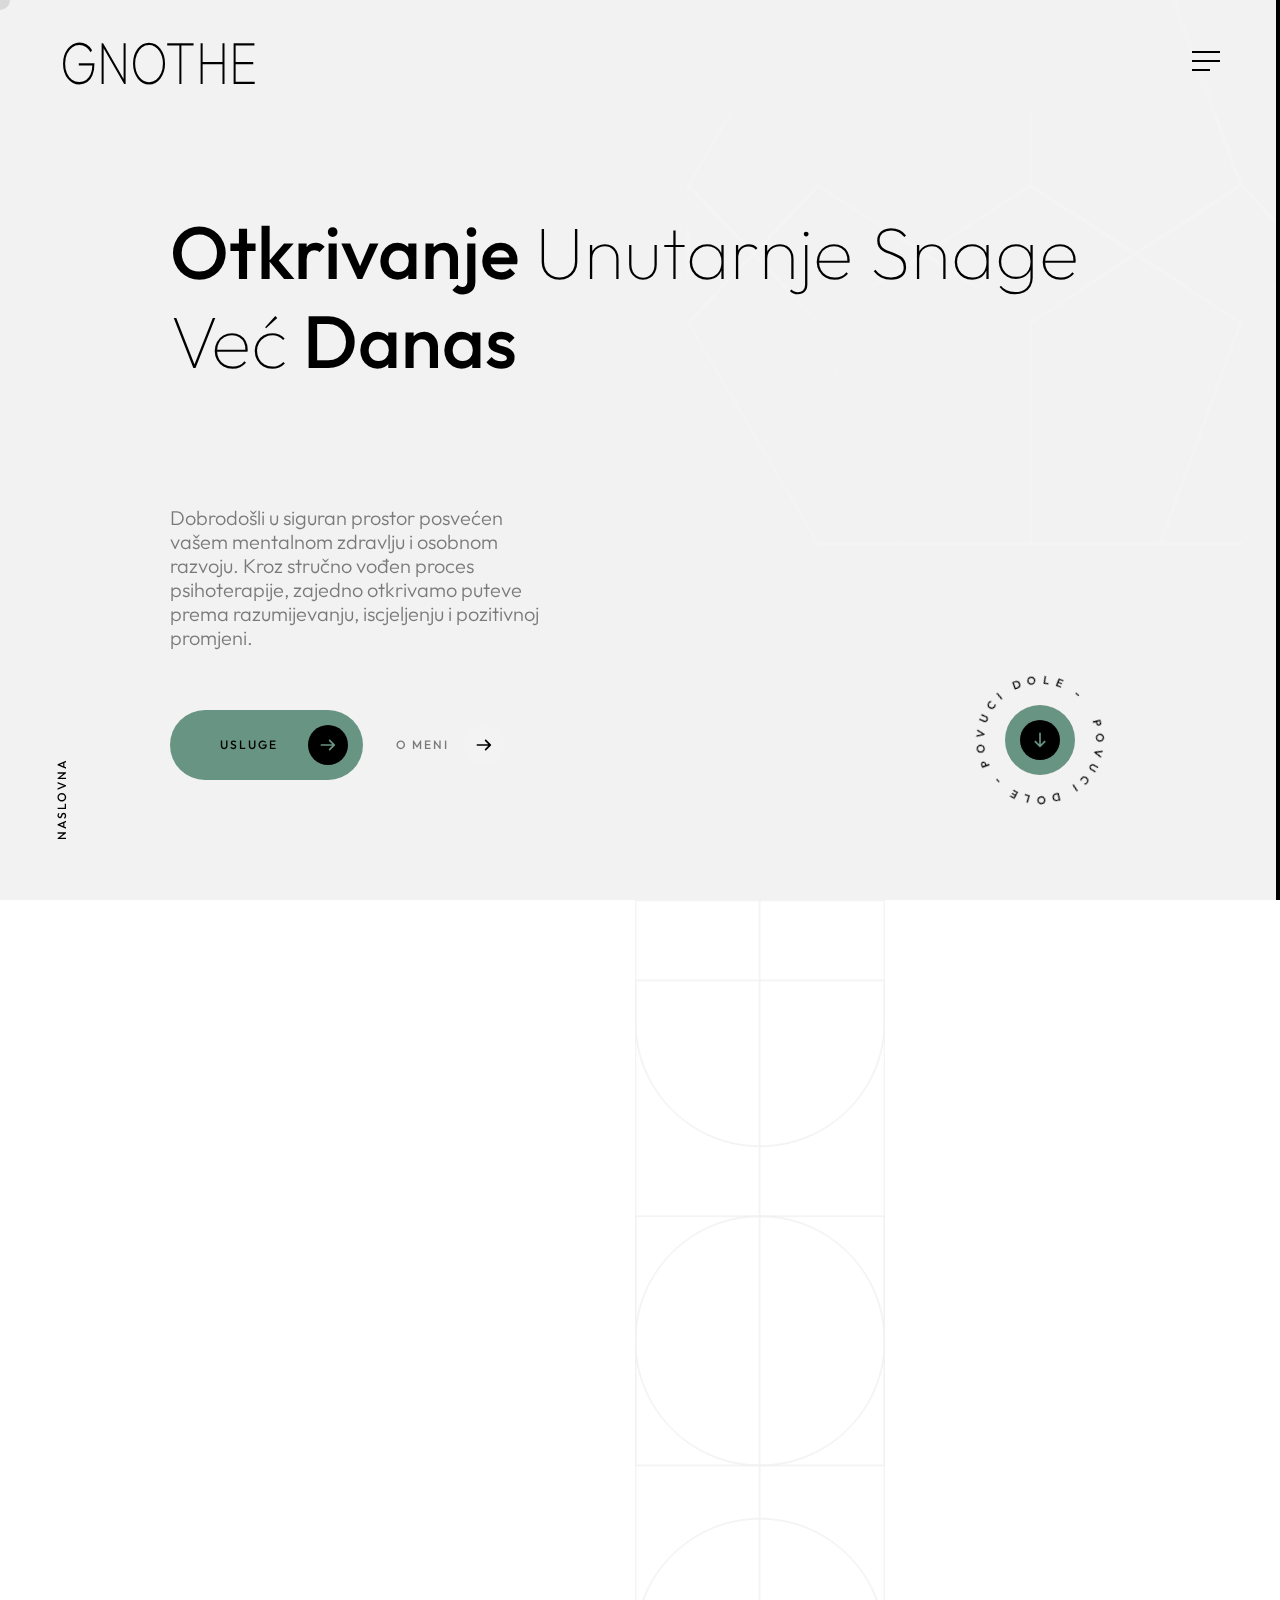
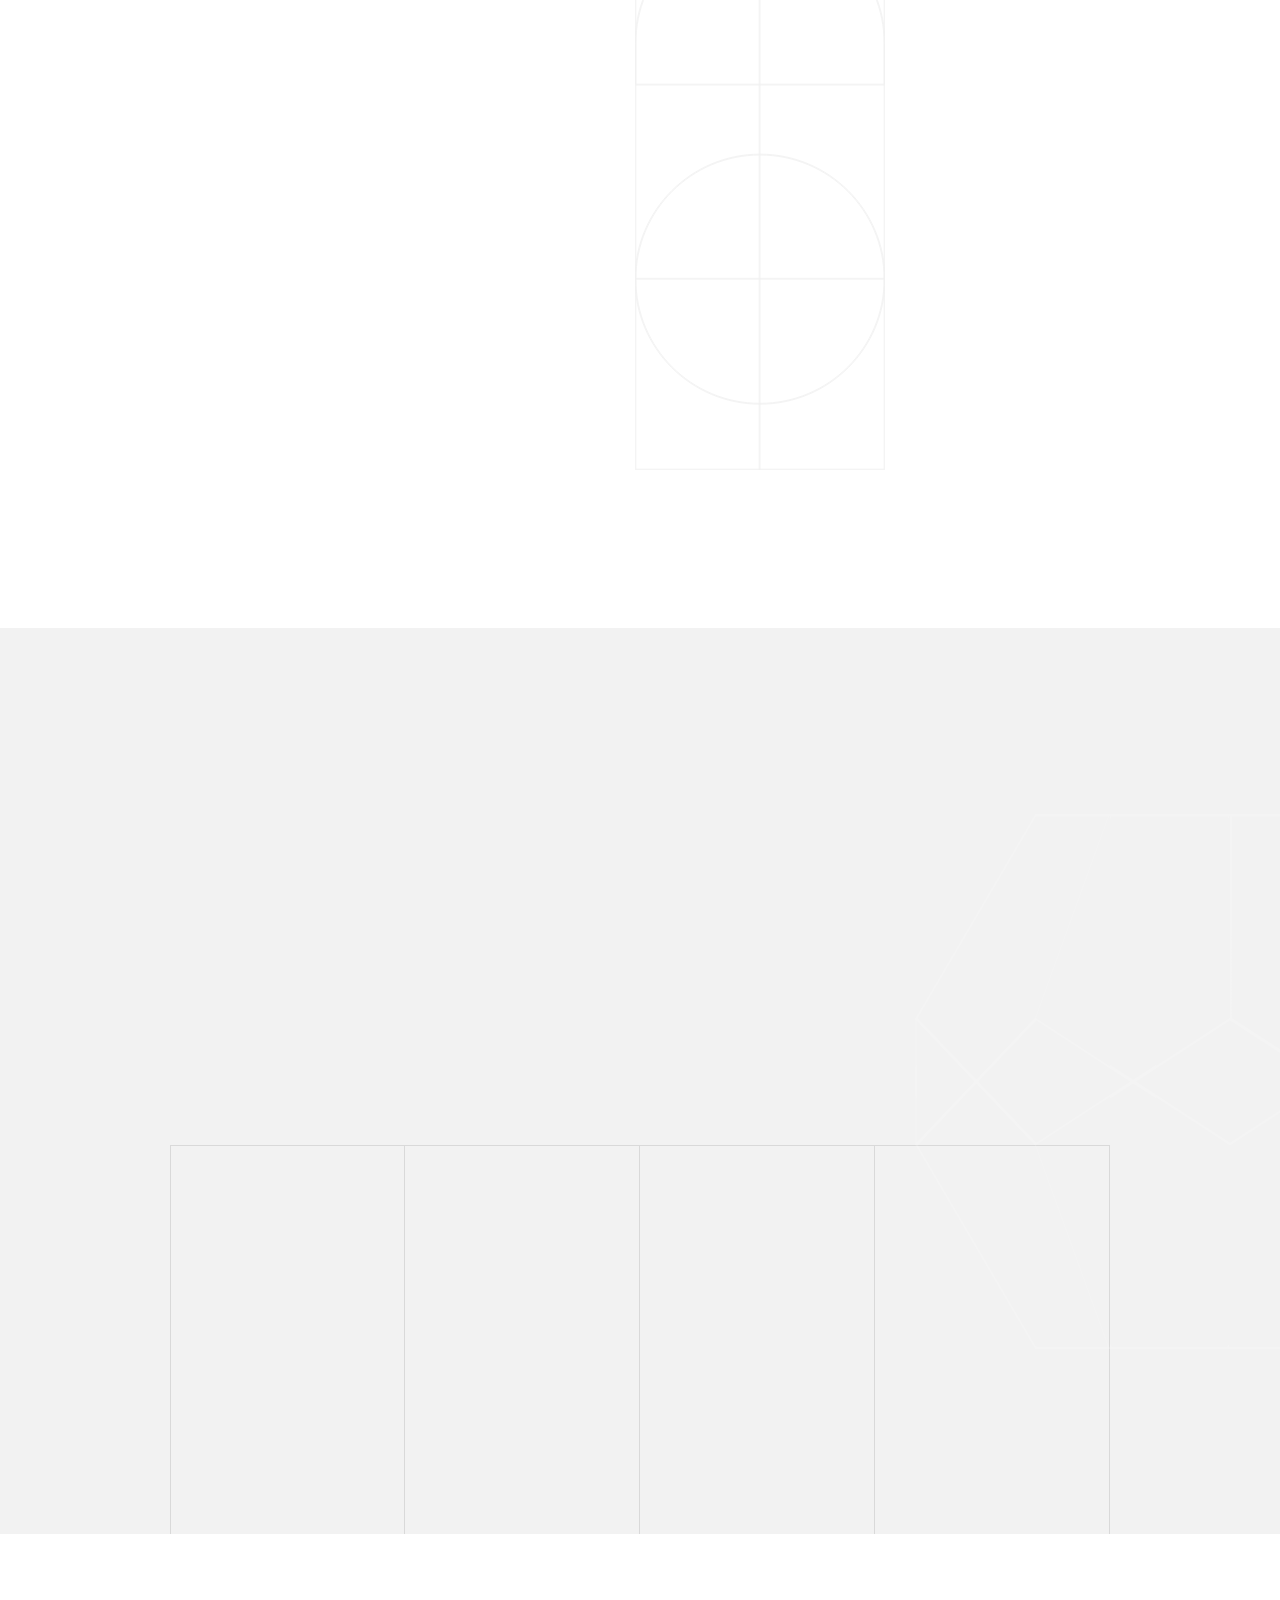
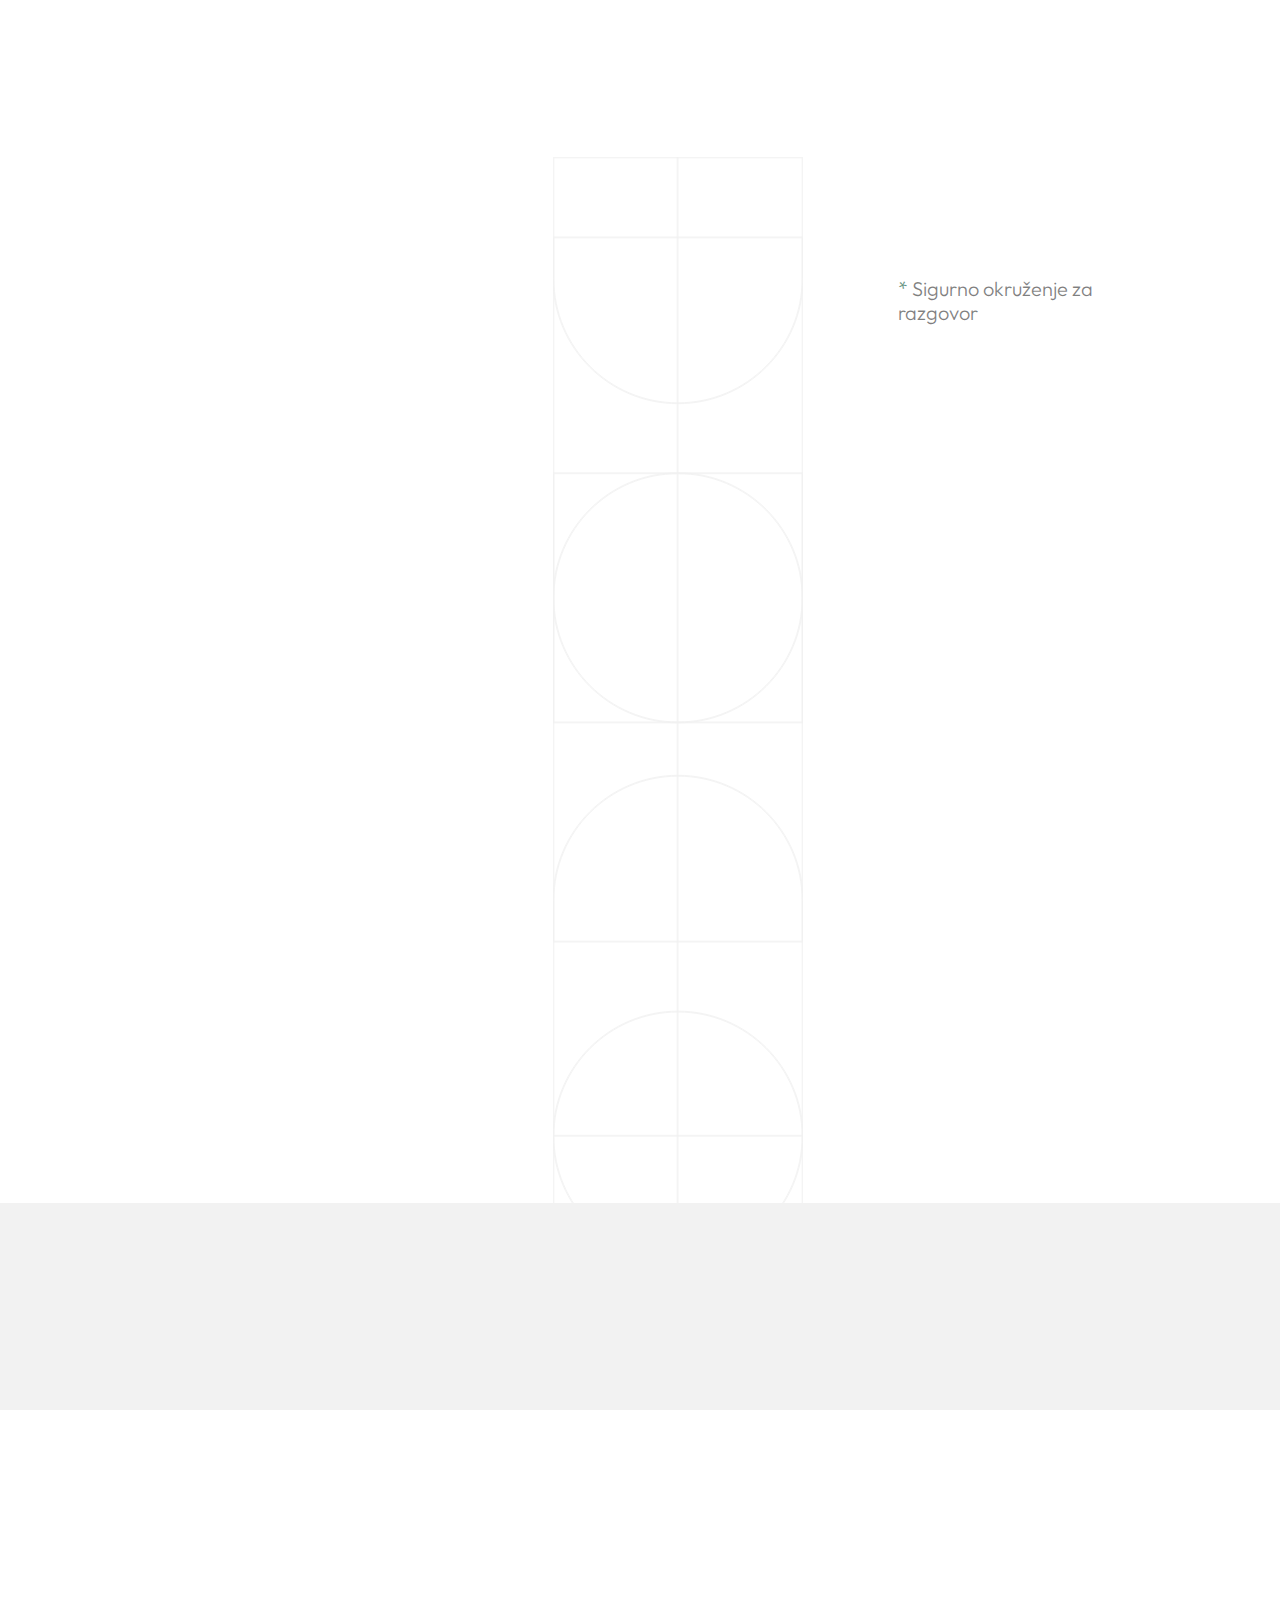
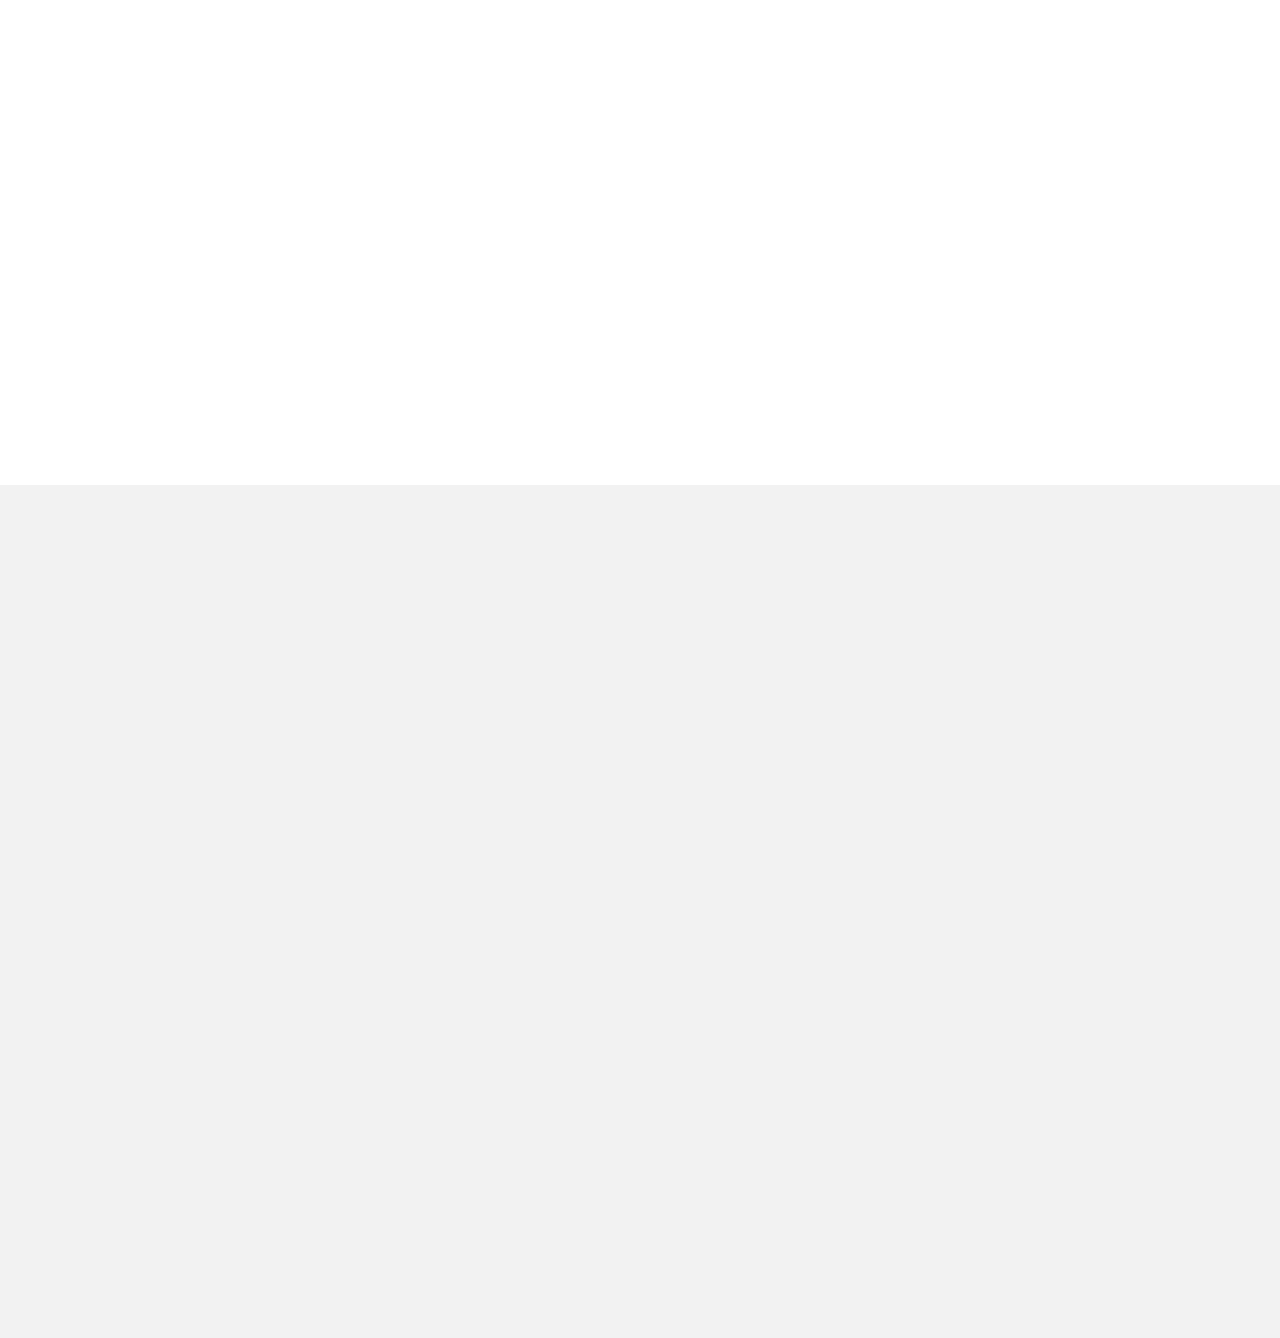
<file: index.html>
<!DOCTYPE html>
<html lang="hr">
  <head>
    <meta charset="UTF-8" />
    <meta name="viewport" content="width=device-width, initial-scale=1.0" />
    <meta http-equiv="X-UA-Compatible" content="ie=edge" />

    <!-- bootstrap grid css -->
    <link rel="stylesheet" href="css/plugins/bootstrap-grid.css" />
    <!-- font awesome css -->
    <link rel="stylesheet" href="css/plugins/font-awesome.min.css" />
    <!-- swiper css -->
    <link rel="stylesheet" href="css/plugins/swiper.min.css" />
    <!-- fancybox css -->
    <link rel="stylesheet" href="css/plugins/fancybox.min.css" />
    <!-- Gnothe scss -->
    <link rel="stylesheet" href="css/style.css" />
    <!-- page name -->
    <title>Gnothe</title>
  </head>

  <body>
    <!-- wrapper -->
    <div class="mil-wrapper" id="top">
      <!-- cursor -->
      <div class="mil-ball">
        <span class="mil-icon-1">
          <svg viewBox="0 0 128 128">
            <path
              d="M106.1,41.9c-1.2-1.2-3.1-1.2-4.2,0c-1.2,1.2-1.2,3.1,0,4.2L116.8,61H11.2l14.9-14.9c1.2-1.2,1.2-3.1,0-4.2	c-1.2-1.2-3.1-1.2-4.2,0l-20,20c-1.2,1.2-1.2,3.1,0,4.2l20,20c0.6,0.6,1.4,0.9,2.1,0.9s1.5-0.3,2.1-0.9c1.2-1.2,1.2-3.1,0-4.2	L11.2,67h105.5l-14.9,14.9c-1.2,1.2-1.2,3.1,0,4.2c0.6,0.6,1.4,0.9,2.1,0.9s1.5-0.3,2.1-0.9l20-20c1.2-1.2,1.2-3.1,0-4.2L106.1,41.9	z"
            />
          </svg>
        </span>
        <div class="mil-more-text">Više</div>
        <div class="mil-choose-text">Odaberi</div>
      </div>
      <!-- cursor end -->

      <!-- preloader -->
      <!-- <div class="mil-preloader">
        <div class="mil-preloader-animation">
          <div class="mil-pos-abs mil-animation-1">
            <p class="mil-h3 mil-muted mil-thin">Sigurnost</p>
            <p class="mil-h3 mil-muted">Podrška</p>
            <p class="mil-h3 mil-muted mil-thin">Promjena</p>
          </div>
          <div class="mil-pos-abs mil-animation-2">
            <div class="mil-reveal-frame">
              <p class="mil-reveal-box"></p>
              <p class="mil-h3 mil-muted mil-thin">GNOTHE</p>
            </div>
          </div>
        </div>
      </div> -->
      <!-- preloader end -->

      <!-- scrollbar progress -->
      <div class="mil-progress-track">
        <div class="mil-progress"></div>
      </div>
      <!-- scrollbar progress end -->

      <!-- menu -->
      <div class="mil-menu-frame">
        <!-- frame clone -->
        <div class="mil-frame-top">
          <a href="index.html" class="mil-logo">
            <div class="gnothe-logo">
              <div class="gnothe-main">GNOTHE</div>
              <!-- <div class="gnothe-subtitle">COACHING & COUNSELING</div> -->
            </div>
          </a>
          <div class="mil-menu-btn">
            <span></span>
          </div>
        </div>
        <!-- frame clone end -->
        <div class="container">
          <div class="mil-menu-content">
            <div class="row">
              <div class="col-xl-5">
                <nav class="mil-main-menu" id="swupMenu">
                  <ul>
                    <li class="mil-has-children mil-active">
                      <a href="index.html">Naslovna</a>
                    </li>
                    <li class="mil-has-children">
                      <a href="about.html">O meni</a>
                    </li>
                    <li class="mil-has-children">
                      <a href="#">Usluge</a>
                      <ul>
                        <li><a href="service.html">Više detalja</a></li>
                      </ul>
                    </li>
                    <li class="mil-has-children">
                      <a href="#.">Testiranje</a>
                      <ul>
                        <li><a href="test.html">Test Ego Stanja</a></li>
                      </ul>
                    </li>
                    <li class="mil-has-children">
                      <a href="gallery.html">Galerija</a>
                    </li>
                    <li class="mil-has-children">
                      <a href="contact.html">Kontakt</a>
                    </li>
                  </ul>
                </nav>
              </div>
              <div class="col-xl-7">
                <div class="mi-invert-fix">
                  <div class="mil-animation-frame">
                    <div
                      class="mil-animation mil-position-5 mil-scale"
                      data-value-1="4"
                      data-value-2="1"
                    ></div>
                    <div
                      class="mil-animation mil-position-6 mil-scale"
                      data-value-1="1"
                      data-value-2="1"
                    ></div>
                  </div>
                </div>
              </div>
            </div>
          </div>
        </div>
      </div>
      <!-- menu -->

      <!-- curtain -->
      <div class="mil-curtain"></div>
      <!-- curtain end -->

      <!-- frame -->
      <div class="mil-frame">
        <div class="mil-frame-top">
          <a href="index.html" class="mil-logo">
            <div class="gnothe-logo">
              <div class="gnothe-main">GNOTHE</div>
              <!-- <div class="gnothe-subtitle">COACHING & COUNSELING</div> -->
            </div>
          </a>
          <div class="mil-menu-btn">
            <span></span>
          </div>
        </div>
        <div class="mil-frame-bottom">
          <div class="mil-current-page"></div>
          <div class="mil-back-to-top">
            <a href="#top" class="mil-link mil-dark mil-arrow-place">
              <span>Početak</span>
            </a>
          </div>
        </div>
      </div>
      <!-- frame end -->

      <!-- content -->
      <div class="mil-content">
        <div id="swupMain" class="mil-main-transition">
          <!-- banner -->
          <section class="mil-banner mil-soft-bg-banner">
            <div class="mi-invert-fix">
              <div class="mil-animation-frame">
                <div
                  class="mil-animation mil-position-1 mil-scale"
                  data-value-1="7"
                  data-value-2="1.6"
                ></div>
                <div
                  class="mil-animation mil-position-2 mil-scale"
                  data-value-1="4"
                  data-value-2="1"
                ></div>
                <div
                  class="mil-animation mil-position-3 mil-scale"
                  data-value-1="1.2"
                  data-value-2=".1"
                ></div>
              </div>

              <div class="mil-gradient"></div>

              <div class="container">
                <div class="mil-banner-content mil-up">
                  <h1 class="mil-mb-60">
                    Otkrivanje <span class="mil-thin">Unutarnje Snage</span
                    ><br />
                    <span class="mil-thin">Već</span> Danas
                  </h1>
                  <div class="row">
                    <div class="col-md-7 col-lg-5">
                      <p class="mil-mb-60">
                        Dobrodošli u siguran prostor posvećen vašem mentalnom
                        zdravlju i osobnom razvoju. Kroz stručno vođen proces
                        psihoterapije, zajedno otkrivamo puteve prema
                        razumijevanju, iscjeljenju i pozitivnoj promjeni.
                      </p>
                    </div>
                  </div>

                  <a
                    href="service.html"
                    class="mil-button mil-arrow-place mil-btn-space"
                  >
                    <span>USLUGE</span>
                  </a>

                  <a href="about.html" class="mil-link mil-arrow-place">
                    <span>O MENI</span>
                  </a>

                  <div class="mil-circle-text">
                    <svg
                      version="1.1"
                      xmlns="http://www.w3.org/2000/svg"
                      xmlns:xlink="http://www.w3.org/1999/xlink"
                      x="0px"
                      y="0px"
                      viewBox="0 0 300 300"
                      enable-background="new 0 0 300 300"
                      xml:space="preserve"
                      class="mil-ct-svg mil-rotate"
                      data-value="360"
                    >
                      <defs>
                        <path
                          id="circlePath"
                          d="M 150, 150 m -60, 0 a 60,60 0 0,1 120,0 a 60,60 0 0,1 -120,0 "
                        />
                      </defs>
                      <circle cx="150" cy="100" r="75" fill="none" />
                      <g>
                        <use xlink:href="#circlePath" fill="none" />
                        <text style="letter-spacing: 6.5px">
                          <!-- circle text -->
                          <textPath xlink:href="#circlePath">
                            Povuci dole - Povuci dole -
                            <!-- Scroll down - Scroll down - -->
                          </textPath>
                        </text>
                      </g>
                    </svg>
                    <a
                      href="#about"
                      class="mil-button mil-arrow-place mil-icon-button mil-arrow-down"
                    ></a>
                  </div>
                </div>
              </div>
            </div>
          </section>
          <!-- banner end -->

          <!-- about -->
          <section id="about">
            <div class="container mil-p-120-30">
              <div class="row justify-content-between align-items-center">
                <div class="col-lg-6 col-xl-5">
                  <div class="mil-mb-90">
                    <h2 class="mil-up mil-mb-60">
                      <span class="mil-thin">Terapijski </span><br />
                      Pristup
                    </h2>
                    <p class="mil-up mil-mb-30">
                      Kao stručnjakinja za transakcijsku analizu i EMDR
                      terapiju, stvaram siguran prostor za osobni rast i
                      transformaciju. Moj pristup temelji se na uvjerenju da
                      svatko posjeduje unutarnje resurse za prevladavanje
                      životnih izazova. Kroz suradnički odnos, pomažem
                      klijentima razviti dublje razumijevanje sebe i svojih
                      obrazaca ponašanja.
                    </p>

                    <p class="mil-up mil-mb-60">
                      Psihoterapijski odnos počiva na povjerenju, poštovanju i
                      prihvaćanju. Kroz individualno, partnersko i grupno
                      savjetovanje, zajedno istražujemo puteve prema
                      emocionalnoj ravnoteži. Moja praksa integrira suvremene
                      terapijske pristupe poput transakcijske analize, EMDR-a,
                      sistemskih konstelacija i polivagalne teorije,
                      prilagođavajući se jedinstvenim potrebama svakog klijenta.
                    </p>

                    <div class="mil-about-quote">
                      <div class="mil-avatar mil-up">
                        <img src="img/faces/melita01.jpg" alt="Founder" />
                      </div>
                      <h6 class="mil-quote mil-up">
                        Stručno vođenje
                        <br />
                        <span class="mil-thin">kroz </span> proces iscjeljenja
                      </h6>
                    </div>
                  </div>
                </div>
                <div class="col-lg-5">
                  <div class="mil-about-photo mil-mb-90">
                    <div class="mil-lines-place"></div>
                    <div
                      class="mil-up mil-img-frame"
                      style="padding-bottom: 160%"
                    >
                      <img
                        src="img/photo/psihotherapy01.jpg"
                        alt="img"
                        class="mil-scale"
                        data-value-1="1"
                        data-value-2="1.2"
                      />
                    </div>
                  </div>
                </div>
              </div>
            </div>
          </section>
          <!-- about end -->

          <!-- services -->
          <section class="mil-soft-bg">
            <div class="mi-invert-fix">
              <div class="mil-animation-frame">
                <div
                  class="mil-animation mil-position-1 mil-scale"
                  data-value-1="2.4"
                  data-value-2="1.4"
                  style="top: 300px; right: -100px"
                ></div>
                <div
                  class="mil-animation mil-position-2 mil-scale"
                  data-value-1="2"
                  data-value-2="1"
                  style="left: 150px"
                ></div>
              </div>
              <div class="container mil-p-120-0">
                <div class="mil-mb-120">
                  <div class="row">
                    <div class="col-lg-10">
                      <span class="mil-suptitle mil-suptitle-right mil-up"
                        >Stručna podrška na vašem putu prema emocionalnoj
                        ravnoteži i osobnom rastu.</span
                      >
                    </div>
                  </div>

                  <div
                    class="mil-complex-text justify-content-center mil-up mil-mb-15"
                  >
                    <!-- <span class="mil-text-image"
                      ><img src="img/photo/2.jpg" alt="team"
                    /></span> -->
                    <h2 class="mil-h1 mil-center">
                      Stručna <span class="mil-thin">Podrška</span>
                    </h2>
                  </div>
                  <div class="mil-complex-text justify-content-center mil-up">
                    <h2 class="mil-h1 mil-center">
                      <span class="mil-thin"> Za Vaše</span> Zdravlje
                    </h2>
                    <!-- <a
                      href="services.html"
                      class="mil-services-button mil-button mil-arrow-place"
                      ><span>USLUGE</span></a
                    > -->
                  </div>
                </div>

                <div class="row mil-services-grid m-0">
                  <div class="col-md-6 col-lg-3 mil-services-grid-item p-0">
                    <a href="service.html" class="mil-service-card-sm mil-up">
                      <h5 class="mil-mb-30">Individualno Savjetovanje</h5>
                      <p class="mil-mb-30">
                        Osobni prostor za istraživanje izazova, razvoj
                        samorazumijevanja i rad na unutarnjim procesima kroz
                        pristupe poput transakcijske analize i EMDR-a.
                        Prilagođeno vašim jedinstvenim potrebama i ciljevima.
                      </p>
                      <div
                        class="mil-button mil-icon-button-sm mil-arrow-place"
                      ></div>
                    </a>
                  </div>
                  <div class="col-md-6 col-lg-3 mil-services-grid-item p-0">
                    <a href="service.html" class="mil-service-card-sm mil-up">
                      <h5 class="mil-mb-30">
                        Partnersko <br />
                        Savjetovanje
                      </h5>
                      <p class="mil-mb-30">
                        Stručno vođeni dijalog koji pomaže parovima unaprijediti
                        komunikaciju, razriješiti konflikte i produbiti
                        povezanost. Stvaramo siguran prostor za obje strane da
                        budu saslušane i shvaćene.
                      </p>
                      <div
                        class="mil-button mil-icon-button-sm mil-arrow-place"
                      ></div>
                    </a>
                  </div>
                  <div class="col-md-6 col-lg-3 mil-services-grid-item p-0">
                    <a href="service.html" class="mil-service-card-sm mil-up">
                      <h5 class="mil-mb-30">
                        Grupno Savjetovanje i <br />Grupe Podrške
                      </h5>
                      <p class="mil-mb-30">
                        Osnažujuće iskustvo zajedničkog rasta kroz dijeljenje i
                        učenje od drugih. Specijalizirane grupe podrške za
                        neurodivergentne osobe i radionice na temu partnerskih
                        odnosa.
                      </p>
                      <div
                        class="mil-button mil-icon-button-sm mil-arrow-place"
                      ></div>
                    </a>
                  </div>
                  <div class="col-md-6 col-lg-3 mil-services-grid-item p-0">
                    <a href="service.html" class="mil-service-card-sm mil-up">
                      <h5 class="mil-mb-30">
                        Program Pomoći <br />Zaposlenicima (EAP)
                      </h5>
                      <p class="mil-mb-30">
                        Profesionalna podrška tvrtkama i njihovim zaposlenicima
                        kroz savjetovanje, radionice i edukacije. Prilagođeni
                        programi za poboljšanje mentalnog zdravlja i radne
                        učinkovitosti.
                      </p>
                      <div
                        class="mil-button mil-icon-button-sm mil-arrow-place"
                      ></div>
                    </a>
                  </div>
                </div>
              </div>
            </div>
          </section>
          <!-- services end -->

          <!-- studio -->
          <section>
            <div class="container mil-p-120-30">
              <div class="row justify-content-between align-items-center">
                <div class="col-lg-5 col-xl-4">
                  <div class="mil-mb-90">
                    <h2 class="mil-up mil-mb-60">Terapijski <br />Prostor</h2>
                    <p class="mil-up mil-mb-30">
                      Smješten u mirnom okruženju, naš terapijski prostor je
                      pažljivo dizajniran da stvara osjećaj sigurnosti i
                      opuštenosti. Vjerujemo da je fizičko okruženje ključno za
                      stvaranje atmosfere povjerenja i prihvaćanja.
                    </p>

                    <p class="mil-up mil-mb-60">
                      Prostor je uređen s namjerom da potiče opuštanje i
                      otvorenost, što su temelji uspješnog terapijskog procesa.
                      Svaki element prostora odabran je kako bi doprinio ugodnom
                      iskustvu tijekom naših susreta.
                    </p>

                    <div class="mil-up">
                      <a
                        href="gallery.html"
                        class="mil-button mil-arrow-place mil-mb-60"
                        ><span>Pogledajte studio</span></a
                      >
                    </div>

                    <h4 class="mil-up">
                      Pružam
                      <span class="mil-thin">Vam </span><br />
                      sigurno
                      <span class="mil-thin">okruženje za </span>transformaciju.
                    </h4>
                  </div>
                </div>
                <div class="col-lg-6">
                  <div class="mil-team-list">
                    <div class="mil-lines-place"></div>

                    <div class="row mil-mb-60">
                      <div class="col-sm-6">
                        <div class="mil-team-card mil-up mil-mb-30">
                          <img src="img/studio/01studio.jpg" alt="Studio" />
                        </div>

                        <div class="mil-team-card mil-up mil-mb-30">
                          <img src="img/studio/02studio.jpeg" alt="Studio" />
                        </div>
                      </div>
                      <div class="col-sm-6">
                        <p
                          class="mil-mobile-hidden mil-text-sm mil-mb-30"
                          style="height: 30px"
                        >
                          <span class="mil-accent">*</span> Sigurno okruženje za
                          razgovor
                        </p>

                        <div class="mil-team-card mil-up mil-mb-30">
                          <img src="img/studio/03studio.webp" alt="Studio" />
                        </div>

                        <div class="mil-team-card mil-up mil-mb-30">
                          <img src="img/studio/04studio.jpeg" alt="Studio" />
                        </div>
                      </div>
                    </div>
                  </div>
                </div>
              </div>
            </div>
          </section>
          <!-- studio end -->

          <!-- reviews -->

          <!-- hidden elements -->
          <div class="mil-hidden-elements">
            <div class="mil-dodecahedron">
              <div class="mil-pentagon">
                <div></div>
                <div></div>
                <div></div>
                <div></div>
                <div></div>
              </div>
              <div class="mil-pentagon">
                <div></div>
                <div></div>
                <div></div>
                <div></div>
                <div></div>
              </div>
              <div class="mil-pentagon">
                <div></div>
                <div></div>
                <div></div>
                <div></div>
                <div></div>
              </div>
              <div class="mil-pentagon">
                <div></div>
                <div></div>
                <div></div>
                <div></div>
                <div></div>
              </div>
              <div class="mil-pentagon">
                <div></div>
                <div></div>
                <div></div>
                <div></div>
                <div></div>
              </div>
              <div class="mil-pentagon">
                <div></div>
                <div></div>
                <div></div>
                <div></div>
                <div></div>
              </div>
              <div class="mil-pentagon">
                <div></div>
                <div></div>
                <div></div>
                <div></div>
                <div></div>
              </div>
              <div class="mil-pentagon">
                <div></div>
                <div></div>
                <div></div>
                <div></div>
                <div></div>
              </div>
              <div class="mil-pentagon">
                <div></div>
                <div></div>
                <div></div>
                <div></div>
                <div></div>
              </div>
              <div class="mil-pentagon">
                <div></div>
                <div></div>
                <div></div>
                <div></div>
                <div></div>
              </div>
              <div class="mil-pentagon">
                <div></div>
                <div></div>
                <div></div>
                <div></div>
                <div></div>
              </div>
              <div class="mil-pentagon">
                <div></div>
                <div></div>
                <div></div>
                <div></div>
                <div></div>
              </div>
            </div>

            <svg
              xmlns="http://www.w3.org/2000/svg"
              viewBox="0 0 24 24"
              class="mil-arrow"
            >
              <path
                d="M 14 5.3417969 C 13.744125 5.3417969 13.487969 5.4412187 13.292969 5.6367188 L 13.207031 5.7226562 C 12.816031 6.1136563 12.816031 6.7467188 13.207031 7.1367188 L 17.070312 11 L 4 11 C 3.448 11 3 11.448 3 12 C 3 12.552 3.448 13 4 13 L 17.070312 13 L 13.207031 16.863281 C 12.816031 17.254281 12.816031 17.887344 13.207031 18.277344 L 13.292969 18.363281 C 13.683969 18.754281 14.317031 18.754281 14.707031 18.363281 L 20.363281 12.707031 C 20.754281 12.316031 20.754281 11.682969 20.363281 11.292969 L 14.707031 5.6367188 C 14.511531 5.4412187 14.255875 5.3417969 14 5.3417969 z"
              />
            </svg>

            <svg
              width="250"
              viewBox="0 0 300 1404"
              fill="none"
              xmlns="http://www.w3.org/2000/svg"
              class="mil-lines"
            >
              <path
                fill-rule="evenodd"
                clip-rule="evenodd"
                d="M1 892L1 941H299V892C299 809.71 232.29 743 150 743C67.7096 743 1 809.71 1 892ZM0 942H300V892C300 809.157 232.843 742 150 742C67.1573 742 0 809.157 0 892L0 942Z"
                class="mil-move"
              />
              <path
                fill-rule="evenodd"
                clip-rule="evenodd"
                d="M299 146V97L1 97V146C1 228.29 67.7096 295 150 295C232.29 295 299 228.29 299 146ZM300 96L0 96V146C0 228.843 67.1573 296 150 296C232.843 296 300 228.843 300 146V96Z"
                class="mil-move"
              />
              <path
                fill-rule="evenodd"
                clip-rule="evenodd"
                d="M299 1H1V1403H299V1ZM0 0V1404H300V0H0Z"
              />
              <path
                fill-rule="evenodd"
                clip-rule="evenodd"
                d="M150 -4.37115e-08L150 1404L149 1404L149 0L150 -4.37115e-08Z"
              />
              <path
                fill-rule="evenodd"
                clip-rule="evenodd"
                d="M150 1324C232.29 1324 299 1257.29 299 1175C299 1092.71 232.29 1026 150 1026C67.7096 1026 1 1092.71 1 1175C1 1257.29 67.7096 1324 150 1324ZM150 1325C232.843 1325 300 1257.84 300 1175C300 1092.16 232.843 1025 150 1025C67.1573 1025 0 1092.16 0 1175C0 1257.84 67.1573 1325 150 1325Z"
                class="mil-move"
              />
              <path
                fill-rule="evenodd"
                clip-rule="evenodd"
                d="M300 1175H0V1174H300V1175Z"
                class="mil-move"
              />
              <path
                fill-rule="evenodd"
                clip-rule="evenodd"
                d="M150 678C232.29 678 299 611.29 299 529C299 446.71 232.29 380 150 380C67.7096 380 1 446.71 1 529C1 611.29 67.7096 678 150 678ZM150 679C232.843 679 300 611.843 300 529C300 446.157 232.843 379 150 379C67.1573 379 0 446.157 0 529C0 611.843 67.1573 679 150 679Z"
                class="mil-move"
              />
              <path
                fill-rule="evenodd"
                clip-rule="evenodd"
                d="M299 380H1V678H299V380ZM0 379V679H300V379H0Z"
                class="mil-move"
              />
            </svg>
          </div>
          <!-- hidden elements end -->
        </div>
      </div>
      <!-- content -->
    </div>
    <!-- wrapper end -->

    <!-- reviews end -->

    <!-- partners -->
    <div class="mil-soft-bg">
      <div class="container mil-p-0-90">
        <div class="swiper-container mil-infinite-show mil-up">
          <div class="swiper-wrapper">
            <div class="swiper-slide">
              <span style="font-size: 25px"><b>GNOTHE</b></span>
            </div>
            <div class="swiper-slide">
              <span style="font-size: 25px"><b>spoznaj sebe</b></span>
            </div>
            <div class="swiper-slide">
              <span style="font-size: 25px"><b>know thyself</b></span>
            </div>
            <div class="swiper-slide">
              <span style="font-size: 25px"><b>gnothi seauton</b></span>
            </div>
            <div class="swiper-slide">
              <span style="font-size: 25px"><b>nosce te ipsum</b></span>
            </div>
          </div>
        </div>
      </div>
    </div>
    <!-- partners end -->

    <!-- blog -->
    <!-- <section>
      <div class="container mil-p-120-60">
        <div class="row align-items-center mil-mb-30">
          <div class="col-lg-6 mil-mb-30">
            <h3 class="mil-up">Popular Publications:</h3>
          </div>
          <div class="col-lg-6 mil-mb-30">
            <div class="mil-adaptive-right mil-up">
              <a href="blog.html" class="mil-link mil-dark mil-arrow-place">
                <span>View all</span>
              </a>
            </div>
          </div>
        </div>
        <div class="row">
          <div class="col-lg-6">
            <a href="publication.html" class="mil-blog-card mil-mb-60">
              <div class="mil-cover-frame mil-up">
                <img src="img/blog/1.jpg" alt="cover" />
              </div>
              <div class="mil-post-descr">
                <div class="mil-labels mil-up mil-mb-30">
                  <div class="mil-label mil-upper mil-accent">TECHNOLOGY</div>
                  <div class="mil-label mil-upper">may 24 2023</div>
                </div>
                <h4 class="mil-up mil-mb-30">
                  How to Become a Graphic Designer in 10 Simple Steps
                </h4>
                <p class="mil-post-text mil-up mil-mb-30">
                  Lorem ipsum dolor sit amet, consectetur adipisicing elit. Eius
                  sequi commodi dignissimos optio, beatae, eos necessitatibus
                  nisi. Nam cupiditate consectetur nostrum qui! Repellat natus
                  nulla, nisi aliquid, asperiores impedit tempora sequi est
                  reprehenderit cumque explicabo, dicta. Rem nihil ullam totam
                  ea voluptas quibusdam repudiandae id ut at iure! Totam, a!
                </p>
                <div class="mil-link mil-dark mil-arrow-place mil-up">
                  <span>Read more</span>
                </div>
              </div>
            </a>
          </div>
          <div class="col-lg-6">
            <a href="publication.html" class="mil-blog-card mil-mb-60">
              <div class="mil-cover-frame mil-up">
                <img src="img/blog/2.jpg" alt="cover" />
              </div>
              <div class="mil-post-descr">
                <div class="mil-labels mil-up mil-mb-30">
                  <div class="mil-label mil-upper mil-accent">TECHNOLOGY</div>
                  <div class="mil-label mil-upper">may 24 2023</div>
                </div>
                <h4 class="mil-up mil-mb-30">
                  16 Best Graphic Design Online and Offline Courses
                </h4>
                <p class="mil-post-text mil-up mil-mb-30">
                  Lorem ipsum dolor sit amet, consectetur adipisicing elit. Eius
                  sequi commodi dignissimos optio, beatae, eos necessitatibus
                  nisi. Nam cupiditate consectetur nostrum qui! Repellat natus
                  nulla, nisi aliquid, asperiores impedit tempora sequi est
                  reprehenderit cumque explicabo, dicta. Rem nihil ullam totam
                  ea voluptas quibusdam repudiandae id ut at iure! Totam, a!
                </p>
                <div class="mil-link mil-dark mil-arrow-place mil-up">
                  <span>Read more</span>
                </div>
              </div>
            </a>
          </div>
        </div>
      </div>
    </section> -->
    <!-- blog end -->

    <!-- contact start -->
    <section>
      <div class="container mil-p-120-120">
        <div class="mil-center">
          <h2 class="mil-up mil-mb-60">
            Spremni
            <span class="mil-thin">ste za </span> promijenu? <br />
            Zajedno <span class="mil-thin">možemo pronaći </span> rješenje!
          </h2>
          <div class="mil-up">
            <a
              href="#"
              onclick="window.open('mailto:melita.zajkovski@gmail.com','_self')"
              class="mil-button mil-arrow-place"
              >Kontaktirajte me</a
            >
          </div>
        </div>
      </div>
    </section>

    <!-- contact end -->

    <!-- footer -->
    <footer class="mil-soft-bg">
      <div class="mi-invert-fix">
        <div class="container mil-p-120-60">
          <div class="row justify-content-between">
            <div class="col-md-4 col-lg-4 mil-mb-60">
              <div class="mil-muted mil-logo mil-up mil-mb-30">
                <img
                  style="width: 300px"
                  src="./img/logo/GNOTHE grey-02.png"
                  alt=""
                />
              </div>

              <p class="mil-up mil-mb-30">Stupimo u kontakt:</p>

              <div class="mil-up">
                <a
                  href="#"
                  onclick="window.open('mailto:melita.zajkovski@gmail.com','_self')"
                  class="mil-button mil-arrow-place"
                  >Kontaktirajte me</a
                >
              </div>
            </div>
            <div class="col-md-7 col-lg-6">
              <div class="row justify-content-end">
                <div class="col-md-6 col-lg-7">
                  <nav class="mil-footer-menu mil-mb-60">
                    <ul>
                      <li class="mil-up mil-active">
                        <a href="#">Naslovna</a>
                      </li>
                      <li class="mil-up">
                        <a href="about.html">O meni</a>
                      </li>
                      <li class="mil-up">
                        <a href="service.html">Usluge</a>
                      </li>
                      <li class="mil-up">
                        <a href="test.html">Test</a>
                      </li>
                      <li class="mil-up">
                        <a href="gallery.html">Galerija</a>
                      </li>
                      <li class="mil-up">
                        <a href="contact.html">Kontakt</a>
                      </li>
                    </ul>
                  </nav>
                </div>
                <div class="col-md-6 col-lg-5">
                  <h6 class="mil-up mil-mb-30">Hrvatska, Zagreb</h6>

                  <p class="mil-up">
                    melita.zajkovski@gmail.com <br />
                    Neka Adresa 55<br />
                    <span class="mil-no-wrap">+385 98 811 651</span>
                  </p>
                </div>
              </div>
            </div>
          </div>

          <div class="row justify-content-between flex-sm-row-reverse">
            <div class="col-md-4 col-lg-6 mil-mb-60">
              <div class="mil-vert-between">
                <div class="mil-mb-30">
                  <ul class="mil-social-icons mil-up">
                    <li>
                      <a href="#." target="_blank" class="social-icon">
                        <i class="far fa-circle"></i
                      ></a>
                    </li>
                    <li>
                      <a href="#." target="_blank" class="social-icon">
                        <i class="far fa-circle"></i
                      ></a>
                    </li>
                    <li>
                      <a href="#." target="_blank" class="social-icon">
                        <i class="far fa-circle"></i
                      ></a>
                    </li>
                    <li>
                      <a href="#." target="_blank" class="social-icon">
                        <i class="far fa-circle"></i
                      ></a>
                    </li>
                  </ul>
                </div>
                <p class="mil-up">
                  © Copyright 2025 - M.B. All Rights Reserved.
                </p>
              </div>
            </div>
          </div>
        </div>
      </div>
    </footer>
    <!-- footer end -->

    <!-- jQuery js -->
    <script src="js/plugins/jquery.min.js"></script>
    <!-- swup js -->
    <script src="js/plugins/swup.min.js"></script>
    <!-- swiper js -->
    <script src="js/plugins/swiper.min.js"></script>
    <!-- fancybox js -->
    <script src="js/plugins/fancybox.min.js"></script>
    <!-- gsap js -->
    <script src="js/plugins/gsap.min.js"></script>
    <!-- scroll smoother -->
    <script src="js/plugins/smooth-scroll.js"></script>
    <!-- scroll trigger js -->
    <script src="js/plugins/ScrollTrigger.min.js"></script>
    <!-- scroll to js -->
    <script src="js/plugins/ScrollTo.min.js"></script>
    <!-- Gnothe js -->
    <script src="js/main.js"></script>
  </body>
</html>
</file>
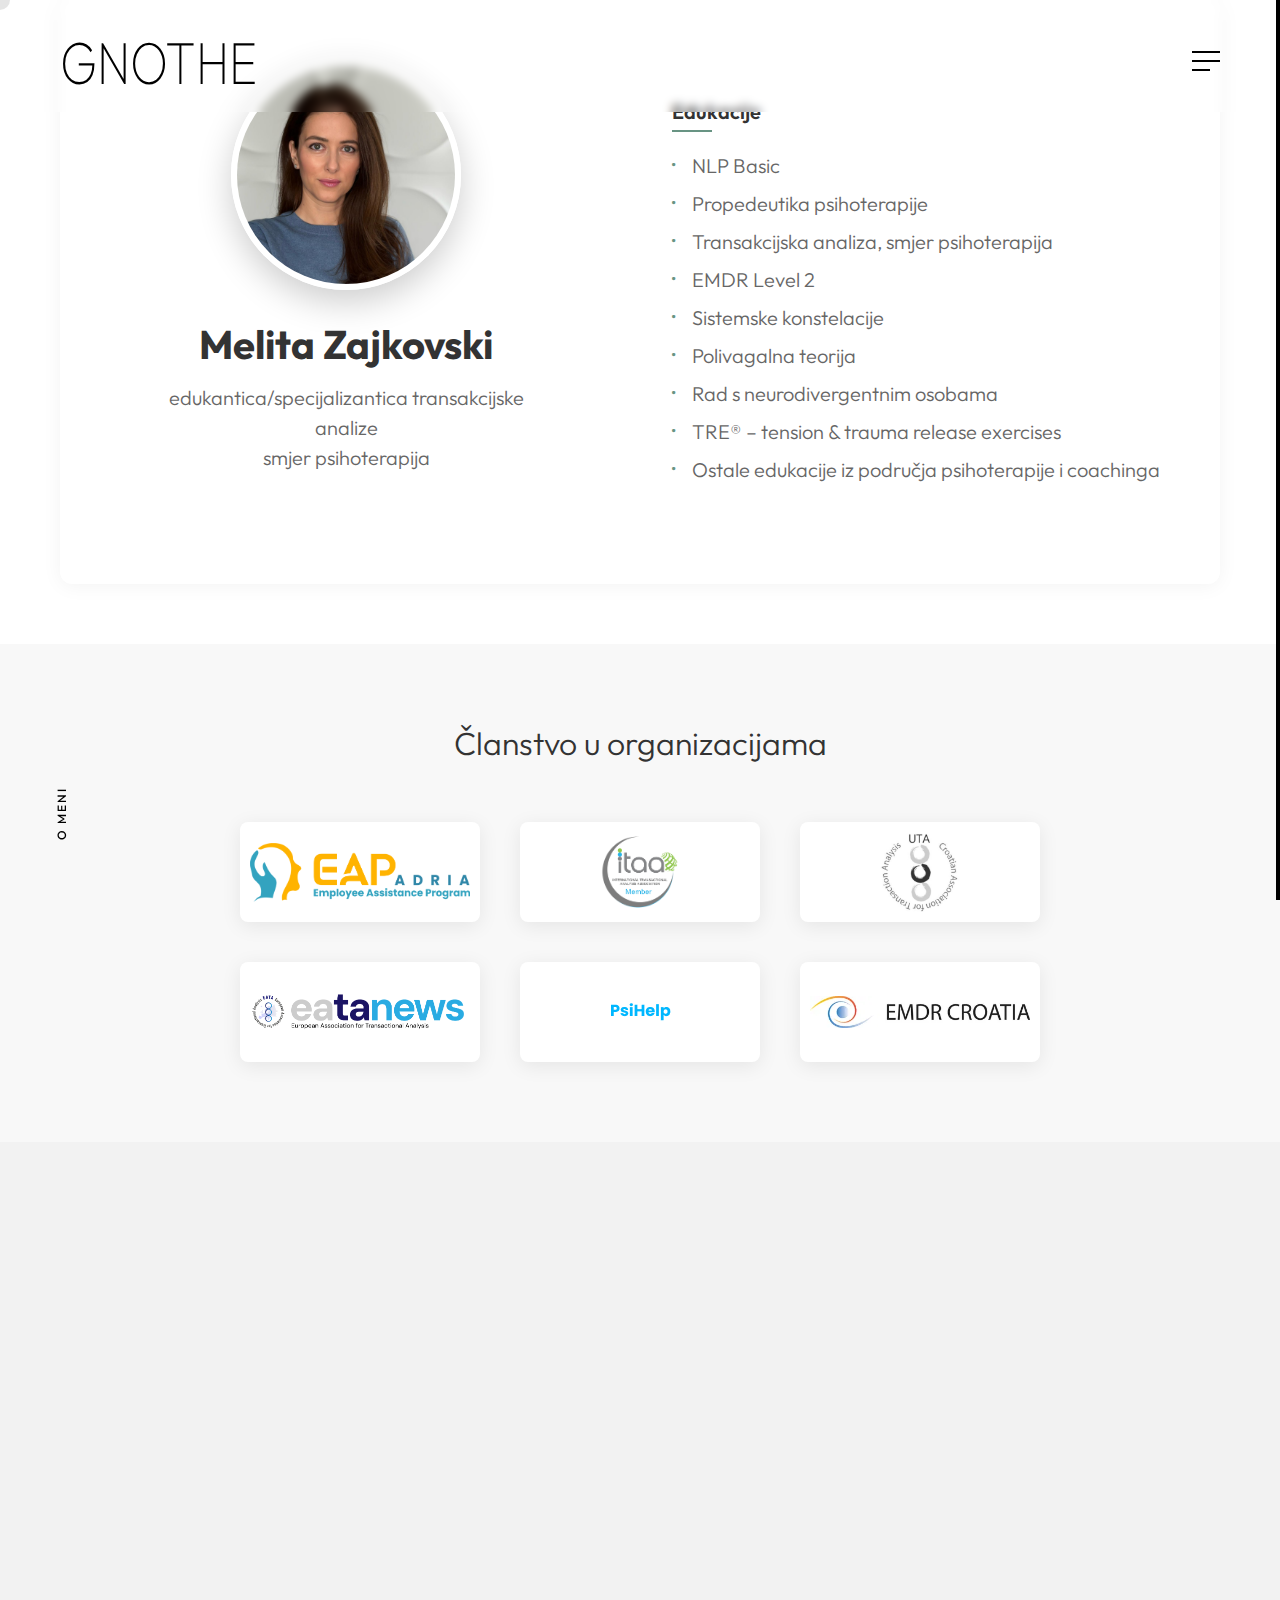
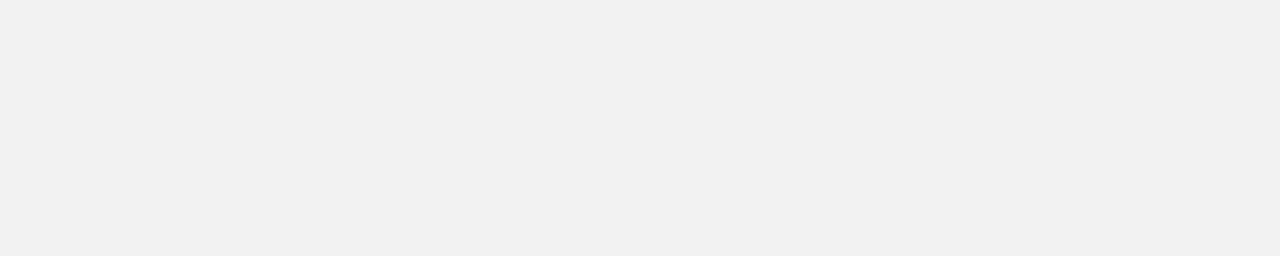
<file: about.html>
<!DOCTYPE html>
<html lang="hr">
  <head>
    <meta charset="UTF-8" />
    <meta name="viewport" content="width=device-width, initial-scale=1.0" />
    <meta http-equiv="X-UA-Compatible" content="ie=edge" />

    <!-- SEO META TAGS -->
    <meta
      name="description"
      content="Upoznajte Melitu Zajkovski - stručnjakinju za savjetovanje u Zaprešiću. Certificirana za transakcijsku analizu, EMDR i TRE terapiju. Više od 10 godina iskustva u radu s klijentima."
    />
    <meta
      name="keywords"
      content="Melita Zajkovski, psiholog Zaprešić, o meni, transakcijska analiza, EMDR terapeut, TRE praktičar,  savjetovanje biografija"
    />
    <meta name="author" content="Melita Zajkovski" />
    <meta name="robots" content="index, follow" />
    <link rel="canonical" href="https://www.gnothe.com/about.html" />

    <!-- OPEN GRAPH / FACEBOOK -->
    <meta property="og:type" content="profile" />
    <meta property="og:url" content="https://www.gnothe.com/about.html" />
    <meta
      property="og:title"
      content="O meni - Melita Zajkovski | GNOTHE Savjetovanje"
    />
    <meta
      property="og:description"
      content="Stručnjakinja za  savjetovanje certificirana za transakcijsku analizu, EMDR i TRE terapiju. Pružam siguran prostor za vaš osobni razvoj."
    />
    <meta
      property="og:image"
      content="https://www.gnothe.com/img/ICON-LOGO-lg.png"
    />
    <meta property="og:locale" content="hr_HR" />

    <!-- TWITTER CARD -->
    <meta name="twitter:card" content="summary" />
    <meta name="twitter:url" content="https://www.gnothe.com/about.html" />
    <meta
      name="twitter:title"
      content="O meni - Melita Zajkovski | GNOTHE Savjetovanje"
    />
    <meta
      name="twitter:description"
      content="Stručnjakinja za  savjetovanje certificirana za transakcijsku analizu, EMDR i TRE terapiju."
    />
    <meta
      name="twitter:image"
      content="https://www.gnothe.com/img/ICON-LOGO-lg.png"
    />

    <!-- FAVICON -->
    <link rel="icon" type="image/png" href="img/ICON-LOGO-lg.png" />
    <link rel="apple-touch-icon" href="img/ICON-LOGO-lg.png" />

    <!-- PRELOAD CRITICAL RESOURCES -->
    <link rel="preload" href="css/style.css" as="style" />
    <link rel="preload" href="css/about.css" as="style" />
    <link rel="preconnect" href="https://fonts.googleapis.com" />
    <link rel="preconnect" href="https://fonts.gstatic.com" crossorigin />
    <link rel="preconnect" href="https://cdnjs.cloudflare.com" />

    <!-- CRITICAL CSS INLINE -->
    <style>
      body {
        margin: 0;
        font-family: "Outfit", -apple-system, BlinkMacSystemFont, "Segoe UI",
          sans-serif;
        -webkit-font-smoothing: antialiased;
        background: #fff;
        color: #000;
        overflow-x: hidden;
      }
      .mil-frame {
        position: fixed;
        top: 0;
        left: 0;
        width: 100%;
        z-index: 1000;
        pointer-events: none;
      }
      .mil-frame > * {
        pointer-events: all;
      }
      .mil-frame-top {
        display: flex;
        justify-content: space-between;
        align-items: center;
        padding: 30px 60px;
      }
      .gnothe-logo {
        font-size: 28px;
        font-weight: 700;
        color: #000;
      }
      .mil-wrapper {
        min-height: 100vh;
      }
      .container {
        width: 100%;
        max-width: 1200px;
        margin: 0 auto;
        padding: 0 15px;
      }
    </style>

    <!-- MAIN CSS FILES -->
    <link rel="stylesheet" href="css/style.css" />
    <link rel="stylesheet" href="css/about.css" />
    <link rel="stylesheet" href="css/shared.css" />

    <!-- NON-CRITICAL CSS (async) -->
    <link
      rel="preload"
      href="css/plugins/bootstrap-grid.css"
      as="style"
      onload="this.onload=null;this.rel='stylesheet'"
    />
    <noscript
      ><link rel="stylesheet" href="css/plugins/bootstrap-grid.css"
    /></noscript>

    <link rel="stylesheet" href="css/plugins/font-awesome.min.css" />

    <link
      rel="preload"
      href="css/plugins/swiper.min.css"
      as="style"
      onload="this.onload=null;this.rel='stylesheet'"
    />
    <noscript
      ><link rel="stylesheet" href="css/plugins/swiper.min.css"
    /></noscript>

    <link
      rel="preload"
      href="css/plugins/fancybox.min.css"
      as="style"
      onload="this.onload=null;this.rel='stylesheet'"
    />
    <noscript
      ><link rel="stylesheet" href="css/plugins/fancybox.min.css"
    /></noscript>

    <link
      rel="preload"
      href="https://cdnjs.cloudflare.com/ajax/libs/font-awesome/6.5.1/css/all.min.css"
      as="style"
      onload="this.onload=null;this.rel='stylesheet'"
    />
    <noscript
      ><link
        rel="stylesheet"
        href="https://cdnjs.cloudflare.com/ajax/libs/font-awesome/6.5.1/css/all.min.css"
    /></noscript>
    <!-- Google Analytics s Consent Mode -->
    <!-- Google tag (gtag.js) -->
    <script
      async
      src="https://www.googletagmanager.com/gtag/js?id=G-H91S2EESLY"
    ></script>
    <script>
      window.dataLayer = window.dataLayer || [];
      function gtag() {
        dataLayer.push(arguments);
      }
      gtag("js", new Date());

      gtag("config", "G-H91S2EESLY");
    </script>

    <!-- Vaš cookie banner -->
    <link rel="stylesheet" href="css/plugins/cookie-banner.css" />

    <!-- page name -->
    <title>GNOTHE - O meni</title>
  </head>

  <body>
    <!-- wrapper -->
    <div class="mil-wrapper" id="top">
      <!-- cursor -->
      <div class="mil-ball">
        <span class="mil-icon-1">
          <svg viewBox="0 0 128 128">
            <path
              d="M106.1,41.9c-1.2-1.2-3.1-1.2-4.2,0c-1.2,1.2-1.2,3.1,0,4.2L116.8,61H11.2l14.9-14.9c1.2-1.2,1.2-3.1,0-4.2	c-1.2-1.2-3.1-1.2-4.2,0l-20,20c-1.2,1.2-1.2,3.1,0,4.2l20,20c0.6,0.6,1.4,0.9,2.1,0.9s1.5-0.3,2.1-0.9c1.2-1.2,1.2-3.1,0-4.2	L11.2,67h105.5l-14.9,14.9c-1.2,1.2-1.2,3.1,0,4.2c0.6,0.6,1.4,0.9,2.1,0.9s1.5-0.3,2.1-0.9l20-20c1.2-1.2,1.2-3.1,0-4.2L106.1,41.9	z"
            />
          </svg>
        </span>
        <div class="mil-more-text">Više</div>
        <div class="mil-choose-text">Odaberi</div>
      </div>
      <!-- cursor end -->

      <!-- scrollbar progress -->
      <div class="mil-progress-track">
        <div class="mil-progress"></div>
      </div>
      <!-- scrollbar progress end -->

      <!-- menu -->
      <div class="mil-menu-frame">
        <!-- frame clone -->
        <div class="mil-frame-top">
          <a href="index.html" class="mil-logo">
            <div class="gnothe-logo">
              <div class="gnothe-main">GNOTHE</div>
            </div>
          </a>
          <div class="mil-menu-btn">
            <span></span>
          </div>
        </div>
        <!-- frame clone end -->
        <div class="container">
          <div class="mil-menu-content">
            <div class="row">
              <div class="col-xl-5">
                <nav class="mil-main-menu" id="swupMenu">
                  <ul>
                    <li class="mil-has-children">
                      <a href="index.html">Naslovna</a>
                    </li>
                    <li class="mil-has-children">
                      <a href="test.html">Terapijski pristup</a>
                    </li>
                    <li class="mil-has-children">
                      <a href="index.html#service" data-no-swup>Usluge</a>
                    </li>
                    <li class="mil-has-children mil-active">
                      <a href="#">O meni</a>
                    </li>

                    <li class="mil-has-children">
                      <a href="announcement.html">Najave</a>
                    </li>

                    <li class="mil-has-children">
                      <a href="contact.html">Kontakt</a>
                    </li>
                  </ul>
                </nav>
              </div>
              <div class="col-xl-7">
                <div class="mi-invert-fix">
                  <div class="mil-animation-frame">
                    <div
                      class="mil-animation mil-position-5 mil-scale"
                      data-value-1="4"
                      data-value-2="1"
                    ></div>
                    <div
                      class="mil-animation mil-position-6 mil-scale"
                      data-value-1="1"
                      data-value-2="1"
                    ></div>
                  </div>
                </div>
              </div>
            </div>
          </div>
        </div>
      </div>
      <!-- menu -->

      <!-- curtain -->
      <div class="mil-curtain"></div>
      <!-- curtain end -->

      <!-- frame -->
      <div class="mil-frame">
        <div class="mil-frame-top">
          <a href="index.html" class="mil-logo">
            <div class="gnothe-logo">
              <div class="gnothe-main">GNOTHE</div>
            </div>
          </a>
          <div class="mil-menu-btn">
            <span></span>
          </div>
        </div>
        <div class="mil-frame-bottom">
          <div class="mil-current-page"></div>
          <div class="mil-back-to-top">
            <a
              href="#top"
              class="mil-link mil-dark mil-arrow-place link-back-to-top"
            >
              <span>Početak</span>
            </a>
          </div>
        </div>
      </div>
      <!-- frame end -->

      <!-- content -->
      <div class="mil-content">
        <div id="swupMain" class="mil-main-transition">
          <!-- About Hero Section -->
          <!-- <section class="about-hero">
            <div class="mil-banner-content mil-up">
              <div class="container">
                <ul class="mil-breadcrumbs mil-mb-60">
                  <li><a href="index.html">Početna</a></li>
                  <li><a href="about.html">O meni</a></li>
                </ul>
                <h1 class="mil-mb-40">O meni</h1>
              </div>
            </div>
          </section> -->

          <!-- About Content -->
          <section class="about-content">
            <div class="about-content__container">
              <!-- Profile Section -->
              <div class="about-profile">
                <div class="about-profile__left">
                  <div class="about-profile__image">
                    <img
                      src="img/melita/melita03.jpeg"
                      alt="Melita Zajkovski"
                      class="about-profile__img"
                    />
                  </div>

                  <div class="about-profile__content">
                    <h2 class="profile-name">Melita Zajkovski</h2>
                    <p class="profile-title">
                      edukantica/specijalizantica transakcijske analize<br />smjer
                      psihoterapija
                    </p>
                  </div>
                </div>

                <div class="about-profile__credentials">
                  <!-- Credentials -->
                  <!-- <div class="credentials">
                    <h3 class="credentials__title">Stručne kvalifikacije</h3>
                    <ul class="credentials__list">
                      <li class="credentials__item">
                        EAP Hrvatska članica mreže savjetnika
                      </li>
                      <li class="credentials__item">
                        Članstvo u psihoterapijskim organizacijama
                      </li>
                      <li class="credentials__item">UTA, EATA, ITAA</li>
                      <li class="credentials__item">EMDR Hrvatska</li>
                      <li class="credentials__item">PSIHELP</li>
                    </ul>
                  </div> -->

                  <!-- Education -->
                  <div class="education">
                    <h3 class="education__title">Edukacije</h3>
                    <ul class="education__list">
                      <li class="education__item">NLP Basic</li>
                      <li class="education__item">
                        Propedeutika psihoterapije
                      </li>
                      <li class="education__item">
                        Transakcijska analiza, smjer psihoterapija
                      </li>
                      <li class="education__item">EMDR Level 2</li>
                      <li class="education__item">Sistemske konstelacije</li>
                      <li class="education__item">Polivagalna teorija</li>
                      <li class="education__item">
                        Rad s neurodivergentnim osobama
                      </li>
                      <li class="education__item">
                        TRE® – tension & trauma release exercises
                      </li>
                      <li class="education__item">
                        Ostale edukacije iz područja psihoterapije i coachinga
                      </li>
                    </ul>
                  </div>
                </div>
              </div>
            </div>
          </section>

          <!-- Organizations Section -->
          <section class="organizations">
            <div class="about-content__container">
              <h2 class="organizations__title">Članstvo u organizacijama</h2>
              <div class="organizations__grid">
                <div class="organizations__logo">
                  <img
                    src="img/logo/EAP_Adria_logotip_transparent.png"
                    alt="EAP Adria"
                    class="organizations__img"
                  />
                </div>
                <div class="organizations__logo">
                  <img
                    src="img/logo/ITAA-Member-Badges-2024-web.png"
                    alt="EAP Hrvatska"
                    class="organizations__img"
                  />
                </div>
                <div class="organizations__logo">
                  <img
                    src="img/logo/UTA-logo.jpg"
                    alt="UTA"
                    class="organizations__img"
                  />
                </div>
                <div class="organizations__logo">
                  <img
                    src="img/logo/EATA_logo.png"
                    alt="EATA"
                    class="organizations__img"
                  />
                </div>

                <div class="organizations__logo">
                  <img
                    src="img/logo/PsiHelp.png"
                    alt="PSIHELP"
                    class="organizations__img"
                  />
                </div>

                <div class="organizations__logo">
                  <img
                    src="img/logo/emdr.webp"
                    alt="EMDR"
                    class="organizations__img"
                  />
                </div>
              </div>
            </div>
          </section>

          <!-- footer -->
          <footer class="mil-soft-bg">
            <div class="mi-invert-fix">
              <div class="container mil-p-120-60">
                <div class="row justify-content-between align-items-start">
                  <div class="col-md-4 col-lg-4 mil-mb-60 footer-logo">
                    <div class="mil-logo mil-up mil-mb-30">
                      <a href="index.html" class="mil-logo">
                        <div class="gnothe-logo">
                          <div class="gnothe-main">GNOTHE</div>
                        </div>
                      </a>
                    </div>

                    <!-- Podaci o obrtu -->
                    <div class="mil-up footer-business-info">
                      <p>
                        <span class="gnothe-main-privacy">GNOTHE</span>, obrt za
                        savjetovanje<br />
                        vl. Melita Zajkovski<br />
                        Hrvatske mladeži 6c, Zaprešić
                      </p>
                      <p>
                        MBO: 98518267<br />
                        IBAN: HR1823600001103043694
                      </p>
                    </div>
                  </div>
                  <div class="col-md-7 col-lg-6">
                    <div class="row justify-content-end align-items-start">
                      <div class="col-md-6 col-lg-7">
                        <nav
                          class="mil-footer-menu mil-mb-60 footer-menu-column"
                        >
                          <ul>
                            <li class="mil-up mil-active">
                              <a href="index.html">Naslovna</a>
                            </li>
                            <li class="mil-up">
                              <a href="test.html">Terapijski pristup</a>
                            </li>
                            <li class="mil-up">
                              <a href="index.html#service">Usluge</a>
                            </li>
                            <li class="mil-up">
                              <a href="#">O meni</a>
                            </li>
                            <li class="mil-up">
                              <a href="announcement.html">Najave</a>
                            </li>
                            <li class="mil-up">
                              <a href="contact.html">Kontakt</a>
                            </li>
                          </ul>
                        </nav>
                      </div>
                      <div class="col-md-6 col-lg-5 footer-menu-column">
                        <ul class="mil-menu-list mil-up mil-mb-60">
                          <li>
                            <h6 class="footer-hours-title">Radno vrijeme</h6>
                          </li>
                          <li>
                            <i class="far fa-clock footer-icon-clock"></i>
                            <span>Prema dogovoru</span>
                          </li>
                        </ul>
                      </div>
                    </div>
                  </div>
                </div>
                <div class="row justify-content-between flex-sm-row-reverse">
                  <div class="col-md-7 col-lg-6">
                    <div class="row justify-content-between">
                      <div class="mil-vert-between">
                        <p class="mil-up">
                          <i
                            ><span class="gnothe-main-privacy">GNOTHE</span>,
                            obrt za savjetovanje</i
                          >
                          <br />
                          <a
                            href="privacy-policy.html"
                            class="footer-privacy-link"
                            >Politika i privatnost</a
                          >
                        </p>
                      </div>
                    </div>
                  </div>
                  <div class="col-md-4 col-lg-6 mil-mb-60"></div>
                </div>
              </div>
            </div>
          </footer>
          <!-- footer end -->

          <!-- hidden elements -->
          <div class="mil-hidden-elements">
            <div class="mil-dodecahedron">
              <div class="mil-pentagon">
                <div></div>
                <div></div>
                <div></div>
                <div></div>
                <div></div>
              </div>
              <div class="mil-pentagon">
                <div></div>
                <div></div>
                <div></div>
                <div></div>
                <div></div>
              </div>
              <div class="mil-pentagon">
                <div></div>
                <div></div>
                <div></div>
                <div></div>
                <div></div>
              </div>
              <div class="mil-pentagon">
                <div></div>
                <div></div>
                <div></div>
                <div></div>
                <div></div>
              </div>
              <div class="mil-pentagon">
                <div></div>
                <div></div>
                <div></div>
                <div></div>
                <div></div>
              </div>
              <div class="mil-pentagon">
                <div></div>
                <div></div>
                <div></div>
                <div></div>
                <div></div>
              </div>
              <div class="mil-pentagon">
                <div></div>
                <div></div>
                <div></div>
                <div></div>
                <div></div>
              </div>
              <div class="mil-pentagon">
                <div></div>
                <div></div>
                <div></div>
                <div></div>
                <div></div>
              </div>
              <div class="mil-pentagon">
                <div></div>
                <div></div>
                <div></div>
                <div></div>
                <div></div>
              </div>
              <div class="mil-pentagon">
                <div></div>
                <div></div>
                <div></div>
                <div></div>
                <div></div>
              </div>
              <div class="mil-pentagon">
                <div></div>
                <div></div>
                <div></div>
                <div></div>
                <div></div>
              </div>
              <div class="mil-pentagon">
                <div></div>
                <div></div>
                <div></div>
                <div></div>
                <div></div>
              </div>
            </div>

            <svg
              xmlns="http://www.w3.org/2000/svg"
              viewBox="0 0 24 24"
              class="mil-arrow"
            >
              <path
                d="M 14 5.3417969 C 13.744125 5.3417969 13.487969 5.4412187 13.292969 5.6367188 L 13.207031 5.7226562 C 12.816031 6.1136563 12.816031 6.7467188 13.207031 7.1367188 L 17.070312 11 L 4 11 C 3.448 11 3 11.448 3 12 C 3 12.552 3.448 13 4 13 L 17.070312 13 L 13.207031 16.863281 C 12.816031 17.254281 12.816031 17.887344 13.207031 18.277344 L 13.292969 18.363281 C 13.683969 18.754281 14.317031 18.754281 14.707031 18.363281 L 20.363281 12.707031 C 20.754281 12.316031 20.754281 11.682969 20.363281 11.292969 L 14.707031 5.6367188 C 14.511531 5.4412187 14.255875 5.3417969 14 5.3417969 z"
              />
            </svg>

            <svg
              width="250"
              viewBox="0 0 300 1404"
              fill="none"
              xmlns="http://www.w3.org/2000/svg"
              class="mil-lines"
            >
              <path
                fill-rule="evenodd"
                clip-rule="evenodd"
                d="M1 892L1 941H299V892C299 809.71 232.29 743 150 743C67.7096 743 1 809.71 1 892ZM0 942H300V892C300 809.157 232.843 742 150 742C67.1573 742 0 809.157 0 892L0 942Z"
                class="mil-move"
              />
              <path
                fill-rule="evenodd"
                clip-rule="evenodd"
                d="M299 146V97L1 97V146C1 228.29 67.7096 295 150 295C232.29 295 299 228.29 299 146ZM300 96L0 96V146C0 228.843 67.1573 296 150 296C232.843 296 300 228.843 300 146V96Z"
                class="mil-move"
              />
              <path
                fill-rule="evenodd"
                clip-rule="evenodd"
                d="M299 1H1V1403H299V1ZM0 0V1404H300V0H0Z"
              />
              <path
                fill-rule="evenodd"
                clip-rule="evenodd"
                d="M150 -4.37115e-08L150 1404L149 1404L149 0L150 -4.37115e-08Z"
              />
              <path
                fill-rule="evenodd"
                clip-rule="evenodd"
                d="M150 1324C232.29 1324 299 1257.29 299 1175C299 1092.71 232.29 1026 150 1026C67.7096 1026 1 1092.71 1 1175C1 1257.29 67.7096 1324 150 1324ZM150 1325C232.843 1325 300 1257.84 300 1175C300 1092.16 232.843 1025 150 1025C67.1573 1025 0 1092.16 0 1175C0 1257.84 67.1573 1325 150 1325Z"
                class="mil-move"
              />
              <path
                fill-rule="evenodd"
                clip-rule="evenodd"
                d="M300 1175H0V1174H300V1175Z"
                class="mil-move"
              />
              <path
                fill-rule="evenodd"
                clip-rule="evenodd"
                d="M150 678C232.29 678 299 611.29 299 529C299 446.71 232.29 380 150 380C67.7096 380 1 446.71 1 529C1 611.29 67.7096 678 150 678ZM150 679C232.843 679 300 611.843 300 529C300 446.157 232.843 379 150 379C67.1573 379 0 446.157 0 529C0 611.843 67.1573 679 150 679Z"
                class="mil-move"
              />
              <path
                fill-rule="evenodd"
                clip-rule="evenodd"
                d="M299 380H1V678H299V380ZM0 379V679H300V379H0Z"
                class="mil-move"
              />
            </svg>
          </div>
          <!-- hidden elements end -->
        </div>
      </div>
      <!-- content -->
    </div>
    <!-- wrapper end -->

    <!-- Cookie Banner -->
    <div id="cookieBanner" class="cookie-banner">
      <button
        class="close-x"
        onclick="closeBanner()"
        aria-label="Zatvori obavijest"
      >
        ×
      </button>
      <div class="cookie-content">
        <div class="cookie-icon">🌿</div>
        <div class="cookie-body">
          <p class="cookie-text">
            Koristimo kolačiće kako bismo poboljšali vaše korisničko iskustvo i
            analizirali promet na stranici. Više informacija možete pronaći u
            našoj
            <a href="/privacy-policy.html" class="cookie-link"
              >politici privatnosti</a
            >.
          </p>
          <div class="cookie-buttons">
            <button class="btn-accept" onclick="acceptCookies()">
              Prihvaćam
            </button>
            <button class="btn-reject" onclick="rejectCookies()">
              Ne, hvala
            </button>
          </div>
        </div>
      </div>
    </div>

    <script src="js/plugins/cookie-banner.js"></script>
    <!-- jQuery js -->
    <script src="js/plugins/jquery.min.js"></script>
    <!-- swup js -->
    <script src="js/plugins/swup.min.js"></script>
    <!-- swiper js -->
    <script src="js/plugins/swiper.min.js"></script>
    <!-- fancybox js -->
    <script src="js/plugins/fancybox.min.js"></script>
    <!-- gsap js -->
    <script src="js/plugins/gsap.min.js"></script>
    <!-- scroll smoother -->
    <script src="js/plugins/smooth-scroll.js"></script>
    <!-- scroll trigger js -->
    <script src="js/plugins/ScrollTrigger.min.js"></script>
    <!-- scroll to js -->
    <script src="js/plugins/ScrollTo.min.js"></script>
    <!-- Gnothe js -->
    <script src="js/main.js"></script>
  </body>
</html>
</file>
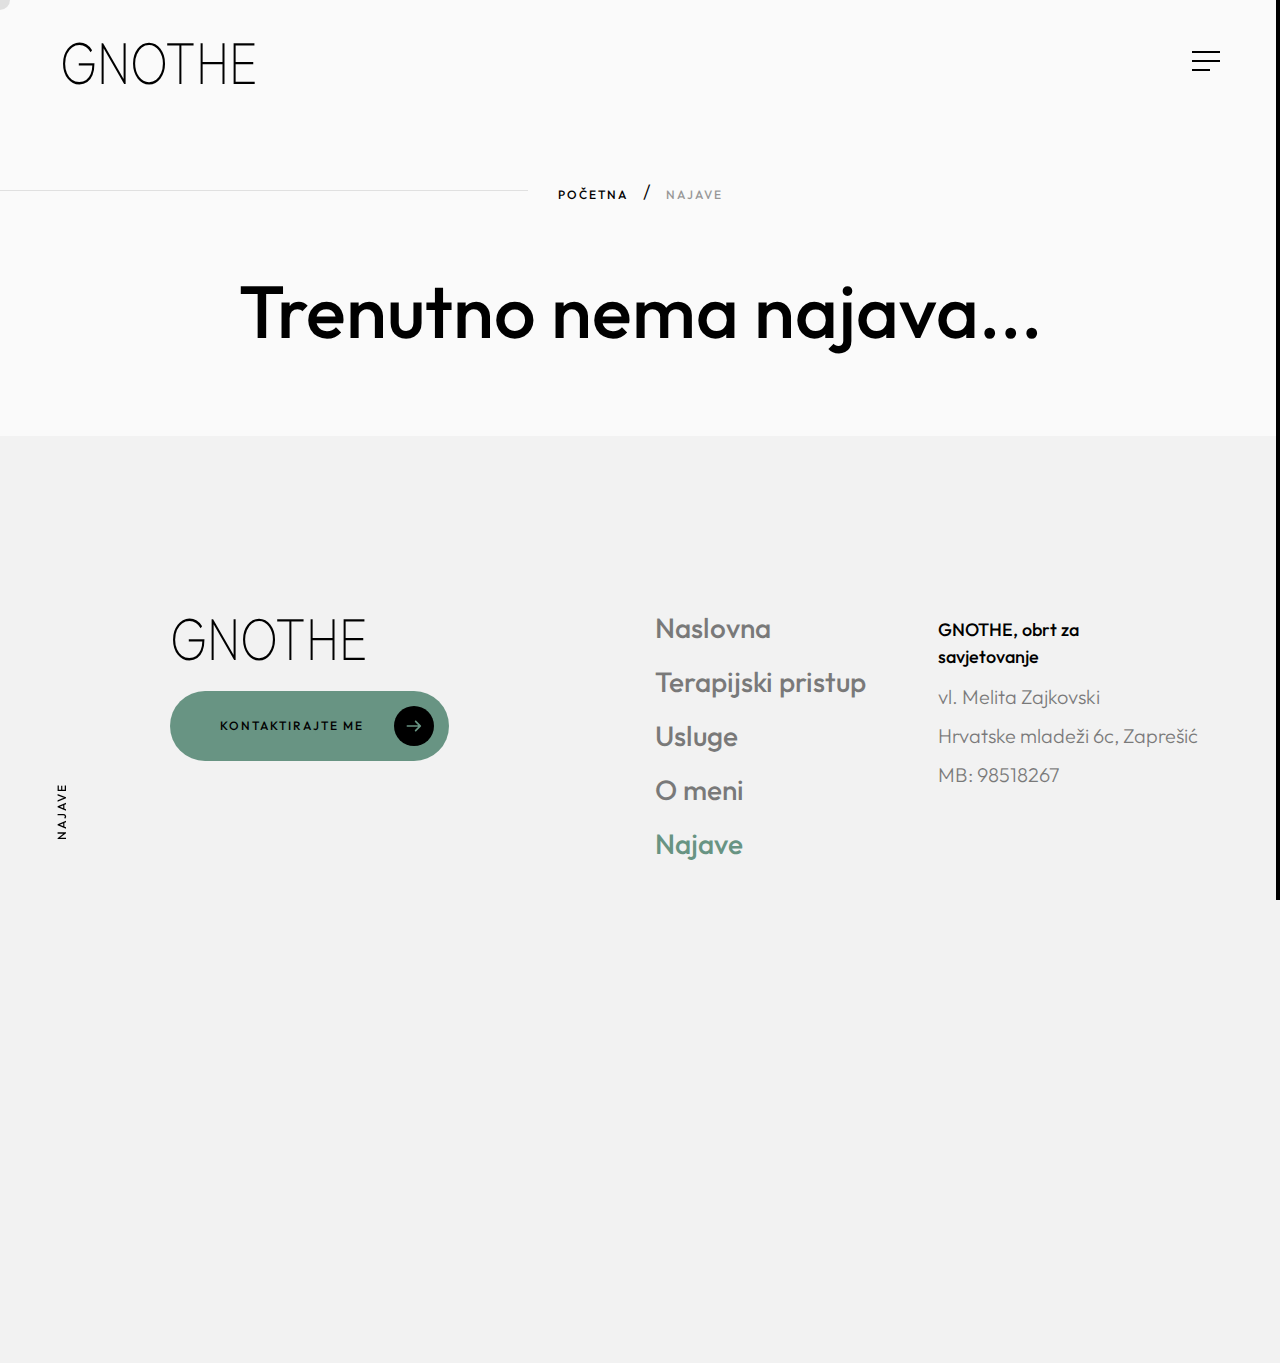
<file: announcement.html>
<!DOCTYPE html>
<html lang="hr">
  <head>
    <meta charset="UTF-8" />
    <meta name="viewport" content="width=device-width, initial-scale=1.0" />
    <meta http-equiv="X-UA-Compatible" content="ie=edge" />

    <!-- FAVICON -->
    <link rel="icon" type="image/png" href="img/ICON-LOGO-lg.png" />
    <!-- bootstrap grid css -->
    <link rel="stylesheet" href="css/plugins/bootstrap-grid.css" />
    <!-- font awesome css -->
    <link rel="stylesheet" href="css/plugins/font-awesome.min.css" />
    <!-- swiper css -->
    <link rel="stylesheet" href="css/plugins/swiper.min.css" />
    <!-- fancybox css -->
    <link rel="stylesheet" href="css/plugins/fancybox.min.css" />
    <!-- Gnothe scss -->
    <link rel="stylesheet" href="css/style.css" />
    <!-- page name -->
    <title>Gnothe - Najave</title>

    <style>
      /* Modern Clean Design for Announcements Page */
      .announcements-hero {
        padding: 120px 0 80px;
        text-align: center;
        background-color: #fafafa;
      }

      .announcements-hero__title {
        font-size: 42px;
        font-weight: 300;
        color: #1a1a1a;
        margin-bottom: 10px;
        line-height: 1.2;
      }

      .announcements-hero__subtitle {
        font-size: 18px;
        color: #666;
        max-width: 600px;
        margin: 0 auto;
      }

      .announcements-content {
        padding: 100px 0;
        background-color: #fff;
      }

      .announcements-content__container {
        max-width: 1200px;
        margin: 0 auto;
        padding: 0 40px;
      }

      .disclaimer {
        background: linear-gradient(135deg, #fff3cd 0%, #ffeeba 100%);
        border-radius: 12px;
        padding: 20px 30px;
        margin-bottom: 80px;
        text-align: center;
        max-width: 700px;
        margin-left: auto;
        margin-right: auto;
        box-shadow: 0 4px 15px rgba(255, 193, 7, 0.1);
      }

      .disclaimer__text {
        color: #856404;
        font-size: 15px;
        font-weight: 500;
        margin: 0;
        display: flex;
        align-items: center;
        justify-content: center;
        gap: 10px;
      }

      /* Horizontal Event Cards */
      .events-list {
        display: flex;
        flex-direction: column;
        gap: 50px;
        margin-bottom: 100px;
      }

      .event-card {
        background: #fff;
        border-radius: 16px;
        overflow: hidden;
        box-shadow: 0 10px 40px rgba(0, 0, 0, 0.08);
        transition: all 0.3s cubic-bezier(0.4, 0, 0.2, 1);
        border: 1px solid #f0f0f0;
        display: flex;
        flex-direction: row;
        min-height: 300px;
      }

      .event-card:hover {
        transform: translateY(-5px);
        box-shadow: 0 20px 60px rgba(0, 0, 0, 0.12);
      }

      /* Left Side - Header & Main Info */
      .event-card__left {
        flex: 0 0 35%;
        background: linear-gradient(135deg, #689483 0%, #689483 100%);
        padding: 40px;
        color: white;
        display: flex;
        flex-direction: column;
        justify-content: center;
      }

      .event-card__badge {
        background-color: rgba(255, 255, 255, 0.2);
        color: white;
        padding: 6px 14px;
        border-radius: 20px;
        font-size: 11px;
        font-weight: 600;
        text-transform: uppercase;
        letter-spacing: 1.2px;
        display: inline-block;
        margin-bottom: 20px;
        backdrop-filter: blur(10px);
        align-self: flex-start;
      }

      .event-card__title {
        font-size: 28px;
        font-weight: 600;
        margin-bottom: 15px;
        line-height: 1.3;
        color: white;
      }

      .event-card__schedule {
        font-size: 16px;
        color: rgba(255, 255, 255, 0.9);
        font-weight: 400;
        display: flex;
        align-items: center;
        gap: 8px;
        margin-bottom: 20px;
      }

      .event-card__price-wrapper {
        margin-top: auto;
        padding-top: 20px;
        border-top: 1px solid rgba(255, 255, 255, 0.2);
      }

      .event-card__price-label {
        font-size: 12px;
        color: rgba(255, 255, 255, 0.8);
        text-transform: uppercase;
        letter-spacing: 0.5px;
        margin-bottom: 8px;
      }

      .event-card__price {
        font-size: 32px;
        font-weight: 700;
        color: white;
        display: flex;
        align-items: baseline;
      }

      .event-card__currency {
        font-size: 20px;
        color: rgba(255, 255, 255, 0.9);
        margin-left: 5px;
        font-weight: 400;
      }

      /* Right Side - Details */
      .event-card__right {
        flex: 1;
        padding: 40px;
        display: flex;
        flex-direction: column;
      }

      .event-card__description {
        color: #555;
        line-height: 1.7;
        margin-bottom: 25px;
        font-size: 15px;
      }

      /* Quick Info Pills */
      .event-card__quick-info {
        display: flex;
        flex-wrap: wrap;
        gap: 12px;
        margin-bottom: 25px;
      }

      .info-pill {
        background-color: #f8f9fa;
        padding: 10px 18px;
        border-radius: 25px;
        font-size: 14px;
        color: #555;
        display: flex;
        align-items: center;
        gap: 8px;
        border: 1px solid #e9ecef;
      }

      .info-pill__icon {
        width: 18px;
        height: 18px;
        color: #689483;
      }

      .info-pill__label {
        font-weight: 500;
      }

      /* Date Pills */
      .event-card__dates {
        margin-bottom: 25px;
      }

      .event-card__dates-title {
        font-size: 14px;
        font-weight: 600;
        color: #333;
        margin-bottom: 12px;
        text-transform: uppercase;
        letter-spacing: 0.5px;
      }

      .event-card__dates-list {
        display: flex;
        flex-wrap: wrap;
        gap: 10px;
      }

      .date-pill {
        background-color: #e8f7f5;
        color: #0e7c61;
        padding: 8px 16px;
        border-radius: 20px;
        font-size: 14px;
        font-weight: 500;
        border: 1px solid #c3ede6;
      }

      /* CTA Button */
      .event-card__cta {
        margin-top: auto;
        padding-top: 30px;
      }

      .event-card__btn {
        background: linear-gradient(135deg, #689483 0%, #689483 100%);
        color: white;
        padding: 14px 32px;
        border-radius: 30px;
        text-decoration: none;
        font-weight: 600;
        font-size: 15px;
        transition: all 0.3s cubic-bezier(0.4, 0, 0.2, 1);
        display: inline-flex;
        align-items: center;
        gap: 8px;
        box-shadow: 0 4px 15px rgba(125, 211, 192, 0.3);
      }

      .event-card__btn:hover {
        transform: translateY(-2px);
        box-shadow: 0 6px 20px rgba(125, 211, 192, 0.4);
        color: white;
        text-decoration: none;
      }

      /* Additional Info Box */
      .info-box {
        background-color: #f0faf8;
        padding: 20px;
        border-radius: 12px;
        border-left: 4px solid #689483;
        margin-top: 20px;
      }

      .info-box__title {
        font-size: 15px;
        font-weight: 600;
        color: #333;
        margin-bottom: 10px;
      }

      .info-box__text {
        font-size: 14px;
        color: #555;
        line-height: 1.6;
      }

      .info-box__text a {
        color: #689483;
        text-decoration: none;
        font-weight: 500;
      }

      .info-box__text a:hover {
        text-decoration: underline;
      }

      /* Free Workshop Highlight */
      .free-workshop {
        background: linear-gradient(135deg, #e8f7f5 0%, #d4f1ed 100%);
        border-radius: 12px;
        padding: 25px;
        margin-top: 20px;
        border: 1px solid #c3ede6;
      }

      .free-workshop__title {
        font-size: 16px;
        font-weight: 600;
        color: #0e7c61;
        margin-bottom: 12px;
        display: flex;
        align-items: center;
        gap: 10px;
      }

      .free-workshop__content {
        font-size: 14px;
        color: #0a5d4a;
        line-height: 1.6;
      }

      /* TRE Info List */
      .tre-info-list {
        margin: 20px 0;
      }

      .tre-info-list__title {
        font-size: 15px;
        font-weight: 600;
        color: #333;
        margin-bottom: 12px;
      }

      .tre-info-list__items {
        list-style: none;
        padding: 0;
        margin: 0;
      }

      .tre-info-list__item {
        padding: 8px 0;
        padding-left: 20px;
        position: relative;
        color: #555;
        font-size: 14px;
      }

      .tre-info-list__item:before {
        content: "•";
        position: absolute;
        left: 0;
        color: #689483;
        font-weight: bold;
      }

      /* Zebra Story Section */
      .zebra-story {
        background: linear-gradient(135deg, #f8f9fa 0%, #f0f1f3 100%);
        padding: 80px 0;
        margin-top: 100px;
      }

      .zebra-story__container {
        max-width: 1200px;
        margin: 0 auto;
        padding: 0 40px;
      }

      .zebra-story__wrapper {
        background: white;
        border-radius: 20px;
        padding: 60px;
        box-shadow: 0 15px 50px rgba(0, 0, 0, 0.1);
        display: flex;
        align-items: center;
        gap: 60px;
      }

      .zebra-story__content {
        flex: 1;
      }

      .zebra-story__image {
        flex: 0 0 400px;
        padding-bottom: 20px;
      }

      .zebra-story__image img {
        width: 100%;
        height: auto;
        border-radius: 16px;
        box-shadow: 0 10px 30px rgba(0, 0, 0, 0.15);
      }

      .zebra-story__title {
        font-size: 28px;
        font-weight: 600;
        color: #1a1a1a;
        margin-bottom: 30px;
      }

      .zebra-story__text {
        color: #555;
        line-height: 1.8;
        margin-bottom: 20px;
        font-size: 16px;
      }

      .zebra-story__note {
        font-style: italic;
        color: #888;
        font-size: 14px;
        margin-top: 30px;
        padding-top: 20px;
        border-top: 1px solid #e0e0e0;
      }

      /* Responsive Design */
      @media (max-width: 1024px) {
        .event-card {
          flex-direction: column;
        }

        .event-card__left {
          flex: none;
          padding: 30px;
        }

        .event-card__right {
          padding: 30px;
        }

        .zebra-story__wrapper {
          flex-direction: column;
          padding: 40px;
        }

        .zebra-story__image {
          flex: none;
          width: 100%;
          max-width: 500px;
        }
      }

      @media (max-width: 768px) {
        .announcements-hero {
          padding: 80px 0 60px;
        }

        .announcements-hero__title {
          font-size: 32px;
        }

        .announcements-content__container {
          padding: 0 20px;
        }

        .event-card__title {
          font-size: 24px;
        }

        .event-card__price {
          font-size: 28px;
        }

        .zebra-story__wrapper {
          padding: 30px 20px;
        }
      }
    </style>
  </head>

  <body>
    <!-- wrapper -->
    <div class="mil-wrapper" id="top">
      <!-- cursor -->
      <div class="mil-ball">
        <span class="mil-icon-1">
          <svg viewBox="0 0 128 128">
            <path
              d="M106.1,41.9c-1.2-1.2-3.1-1.2-4.2,0c-1.2,1.2-1.2,3.1,0,4.2L116.8,61H11.2l14.9-14.9c1.2-1.2,1.2-3.1,0-4.2	c-1.2-1.2-3.1-1.2-4.2,0l-20,20c-1.2,1.2-1.2,3.1,0,4.2l20,20c0.6,0.6,1.4,0.9,2.1,0.9s1.5-0.3,2.1-0.9c1.2-1.2,1.2-3.1,0-4.2	L11.2,67h105.5l-14.9,14.9c-1.2,1.2-1.2,3.1,0,4.2c0.6,0.6,1.4,0.9,2.1,0.9s1.5-0.3,2.1-0.9l20-20c1.2-1.2,1.2-3.1,0-4.2L106.1,41.9	z"
            />
          </svg>
        </span>
        <div class="mil-more-text">More</div>
        <div class="mil-choose-text">Сhoose</div>
      </div>
      <!-- cursor end -->

      <!-- scrollbar progress -->
      <div class="mil-progress-track">
        <div class="mil-progress"></div>
      </div>
      <!-- scrollbar progress end -->

      <!-- menu -->
      <div class="mil-menu-frame">
        <!-- frame clone -->
        <div class="mil-frame-top">
          <a href="index.html" class="mil-logo">
            <div class="gnothe-logo">
              <div class="gnothe-main">GNOTHE</div>
            </div>
          </a>
          <div class="mil-menu-btn">
            <span></span>
          </div>
        </div>
        <!-- frame clone end -->
        <div class="container">
          <div class="mil-menu-content">
            <div class="row">
              <div class="col-xl-5">
                <nav class="mil-main-menu" id="swupMenu">
                  <ul>
                    <li class="mil-has-children">
                      <a href="index.html">Naslovna</a>
                    </li>
                    <li class="mil-has-children">
                      <a href="test.html">Terapijski pristup</a>
                    </li>
                    <li class="mil-has-children">
                      <a href="index.html#service">Usluge</a>
                    </li>
                    <li class="mil-has-children">
                      <a href="about.html">O meni</a>
                    </li>

                    <li class="mil-has-children mil-active">
                      <a href="#">Najave</a>
                    </li>

                    <li class="mil-has-children">
                      <a href="contact.html">Kontakt</a>
                    </li>
                  </ul>
                </nav>
              </div>
              <div class="col-xl-7">
                <div class="mi-invert-fix">
                  <div class="mil-animation-frame">
                    <div
                      class="mil-animation mil-position-5 mil-scale"
                      data-value-1="4"
                      data-value-2="1"
                    ></div>
                    <div
                      class="mil-animation mil-position-6 mil-scale"
                      data-value-1="1"
                      data-value-2="1"
                    ></div>
                  </div>
                </div>
              </div>
            </div>
          </div>
        </div>
      </div>
      <!-- menu -->

      <!-- curtain -->
      <div class="mil-curtain"></div>
      <!-- curtain end -->

      <!-- frame -->
      <div class="mil-frame">
        <div class="mil-frame-top">
          <a href="index.html" class="mil-logo">
            <div class="gnothe-logo">
              <div class="gnothe-main">GNOTHE</div>
            </div>
          </a>
          <div class="mil-menu-btn">
            <span></span>
          </div>
        </div>
        <div class="mil-frame-bottom">
          <div class="mil-current-page"></div>
          <div class="mil-back-to-top">
            <a
              href="#top"
              class="mil-link mil-dark mil-arrow-place link-back-to-top"
            >
              <span>Početak</span>
            </a>
          </div>
        </div>
      </div>
      <!-- frame end -->

      <!-- content -->
      <div class="mil-content">
        <div id="swupMain" class="mil-main-transition">
          <!-- Announcements Hero Section -->
          <section class="announcements-hero">
            <div class="container">
              <ul class="mil-breadcrumbs mil-mb-60">
                <li><a href="index.html">Početna</a></li>
                <li><a href="announcement.html">Najave</a></li>
              </ul>
              <h1 class="mil-mb-40">Trenutno nema najava...</h1>
            </div>
          </section>

          <!-- Announcements Content
          <section class="announcements-content">
            <div class="announcements-content__container">
              
              <div class="disclaimer">
                <p class="disclaimer__text">
                  <svg
                    width="20"
                    height="20"
                    viewBox="0 0 24 24"
                    fill="#856404"
                    style="vertical-align: middle"
                  >
                    <path
                      d="M12 2C6.48 2 2 6.48 2 12s4.48 10 10 10 10-4.48 10-10S17.52 2 12 2zm1 15h-2v-2h2v2zm0-4h-2V7h2v6z"
                    />
                  </svg>
                  Grupe podrške nisu zamjena za psihoterapiju
                </p>
              </div>

              <div class="events-list">
                <div class="event-card">
                  <div class="event-card__left">
                    <span class="event-card__badge">NAJAVA</span>
                    <h2 class="event-card__title">
                      Grupa podrške za punoljetne neurodivergentne osobe
                    </h2>
                    <div class="event-card__schedule">
                      <svg
                        width="16"
                        height="16"
                        viewBox="0 0 24 24"
                        fill="currentColor"
                      >
                        <path
                          d="M11.99 2C6.47 2 2 6.48 2 12s4.47 10 9.99 10C17.52 22 22 17.52 22 12S17.52 2 11.99 2zM12 20c-4.42 0-8-3.58-8-8s3.58-8 8-8 8 3.58 8 8-3.58 8-8 8zm.5-13H11v6l5.25 3.15.75-1.23-4.5-2.67z"
                        />
                      </svg>
                      18:30 – 20:00
                    </div>
                    <div class="event-card__price-wrapper">
                      <div class="event-card__price-label">Kotizacija</div>
                      <div class="event-card__price">
                        10<span class="event-card__currency">EUR</span>
                      </div>
                    </div>
                  </div>

                  <div class="event-card__right">
                    <p class="event-card__description">
                      Grupa je otvorenog tipa. Susreti se održavaju jednom
                      mjesečno, uživo u Zaprešiću, po unaprijed objavljenom
                      rasporedu. Na susrete su dobrodošle službeno
                      dijagnosticirane i samodijagnosticirane neurodivergentne
                      osobe bez intelektualnih poteškoća.
                    </p>

                    <p class="event-card__description">
                      Prijaviti se možete putem online obrasca ili maila, nakon
                      čega ćete primiti podatke za uplatu. Vaše je mjesto
                      osigurano uplatom kotizacije.
                    </p>

                    <div class="event-card__quick-info">
                      <div class="info-pill">
                        <svg
                          class="info-pill__icon"
                          viewBox="0 0 24 24"
                          fill="currentColor"
                        >
                          <path
                            d="M9 11H7v2h2v-2zm4 0h-2v2h2v-2zm4 0h-2v2h2v-2zm2-7h-1V2h-2v2H8V2H6v2H5c-1.11 0-1.99.9-1.99 2L3 20c0 1.1.89 2 2 2h14c1.1 0 2-.9 2-2V6c0-1.1-.9-2-2-2zm0 16H5V9h14v11z"
                          />
                        </svg>
                        <span class="info-pill__label">1x mjesečno</span>
                      </div>
                      <div class="info-pill">
                        <svg
                          class="info-pill__icon"
                          viewBox="0 0 24 24"
                          fill="currentColor"
                        >
                          <path
                            d="M16 11c1.66 0 2.99-1.34 2.99-3S17.66 5 16 5c-1.66 0-3 1.34-3 3s1.34 3 3 3zm-8 0c1.66 0 2.99-1.34 2.99-3S9.66 5 8 5C6.34 5 5 6.34 5 8s1.34 3 3 3zm0 2c-2.33 0-7 1.17-7 3.5V19h14v-2.5c0-2.33-4.67-3.5-7-3.5zm8 0c-.29 0-.62.02-.97.05 1.16.84 1.97 1.97 1.97 3.45V19h6v-2.5c0-2.33-4.67-3.5-7-3.5z"
                          />
                        </svg>
                        <span class="info-pill__label">Max 10 osoba</span>
                      </div>
                      <div class="info-pill">
                        <svg
                          class="info-pill__icon"
                          viewBox="0 0 24 24"
                          fill="currentColor"
                        >
                          <path
                            d="M12 2C8.13 2 5 5.13 5 9c0 5.25 7 13 7 13s7-7.75 7-13c0-3.87-3.13-7-7-7zm0 9.5c-1.38 0-2.5-1.12-2.5-2.5s1.12-2.5 2.5-2.5 2.5 1.12 2.5 2.5-1.12 2.5-2.5 2.5z"
                          />
                        </svg>
                        <span class="info-pill__label">Zaprešić</span>
                      </div>
                    </div>

                    <div class="event-card__dates">
                      <div class="event-card__dates-title">
                        Nadolazeći termini
                      </div>
                      <div class="event-card__dates-list">
                        <span class="date-pill">22.10.2025.</span>
                        <span class="date-pill">19.11.2025.</span>
                        <span class="date-pill">17.12.2025.</span>
                      </div>
                    </div>

                    <div class="info-box">
                      <div class="info-box__title">
                        Što je neurodivergencija?
                      </div>
                      <div class="info-box__text">
                        Neurodivergentna osoba je pojedinac čiji se neurološki
                        razvoj i funkcioniranje razlikuju od neurotipične
                        populacije. Izraz se koristi za stanja kao što su
                        spektar autizma, ADHD, disleksija, dispraksija,
                        diskalkulija i druga neurorazvojna stanja. Iako često
                        vrlo kreativne i talentirane u jednom području,
                        neurodivergentne osobe mogu imati poteškoće u drugim
                        aspektima života (učenje, socijalizacija, ostvarivanje
                        akademskog ili poslovnog uspjeha).
                        <br /><br />
                        Neurorazličitost je širi pojam koji obuhvaća niz
                        neuroloških razlika prisutnih u populaciji. Oba pojma
                        naglašavaju važnost razumijevanja različitosti i podrške
                        osobama različitih kognitivnih i neuroloških profila.
                        <br /><br />
                        Više informacija:
                        <a href="https://udrugaask.hr/" target="_blank"
                          >Udruga ASK</a
                        >
                        |
                        <a href="https://embrace-autism.com/" target="_blank"
                          >Embrace Autism</a
                        >
                      </div>
                    </div>

                    <div class="event-card__cta">
                      <a
                        href="#"
                        onclick="window.open('mailto:info@gnothe.hr','_self')"
                        class="event-card__btn"
                      >
                        Prijavi se
                        <svg
                          width="16"
                          height="16"
                          viewBox="0 0 24 24"
                          fill="currentColor"
                        >
                          <path d="M2.01 21L23 12 2.01 3 2 10l15 2-15 2z" />
                        </svg>
                      </a>
                    </div>
                  </div>
                </div>

             
                <div class="event-card">
                  <div class="event-card__left">
                    <span class="event-card__badge">NAJAVA</span>
                    <h2 class="event-card__title">
                      Radionica oTREsi stres i napetost
                    </h2>
                    <div class="event-card__schedule">
                      <svg
                        width="16"
                        height="16"
                        viewBox="0 0 24 24"
                        fill="currentColor"
                      >
                        <path
                          d="M11.99 2C6.47 2 2 6.48 2 12s4.47 10 9.99 10C17.52 22 22 17.52 22 12S17.52 2 11.99 2zM12 20c-4.42 0-8-3.58-8-8s3.58-8 8-8 8 3.58 8 8-3.58 8-8 8zm.5-13H11v6l5.25 3.15.75-1.23-4.5-2.67z"
                        />
                      </svg>
                      18:30 – 20:00 / 17:30 – 19:00
                    </div>
                    <div class="event-card__price-wrapper">
                      <div class="event-card__price-label">
                        Uvodna radionica
                      </div>
                      <div class="event-card__price">
                        35<span class="event-card__currency">EUR</span>
                      </div>
                    </div>
                  </div>

                  <div class="event-card__right">
                    <p class="event-card__description">
                      TRE® je tehnika rada s tijelom kroz vježbe koje pomažu pri
                      otpuštanju stresa i napetosti. Vježbe u sigurnom okruženju
                      aktiviraju prirodni mehanizam drhtanja (tremor) koji
                      oslobađa mišićnu napetost i umiruje živčani sustav. Vježbe
                      su jednostavne i pogodne za sve dobne skupine.
                    </p>

                    <p class="event-card__description">
                      Uvodna radionica traje dva sata, uključuje teorijski dio o
                      samoj tehnici i vježbe pod vodstvom TRE® praktičara.
                      Uvodna radionica je uvjet za vježbanje u grupi koja se
                      sastaje jednom tjedno u fiksnom terminu. Prijaviti se
                      možete putem online obrasca ili maila, nakon čega ćete
                      primiti podatke za uplatu. Vaše je mjesto osigurano
                      uplatom kotizacije.
                    </p>

                    <div class="event-card__quick-info">
                      <div class="info-pill">
                        <svg
                          class="info-pill__icon"
                          viewBox="0 0 24 24"
                          fill="currentColor"
                        >
                          <path
                            d="M11.99 2C6.47 2 2 6.48 2 12s4.47 10 9.99 10C17.52 22 22 17.52 22 12S17.52 2 11.99 2zM12 20c-4.42 0-8-3.58-8-8s3.58-8 8-8 8 3.58 8 8-3.58 8-8 8zm.5-13H11v6l5.25 3.15.75-1.23-4.5-2.67z"
                          />
                        </svg>
                        <span class="info-pill__label">2 sata</span>
                      </div>
                      <div class="info-pill">
                        <svg
                          class="info-pill__icon"
                          viewBox="0 0 24 24"
                          fill="currentColor"
                        >
                          <path
                            d="M16 11c1.66 0 2.99-1.34 2.99-3S17.66 5 16 5c-1.66 0-3 1.34-3 3s1.34 3 3 3zm-8 0c1.66 0 2.99-1.34 2.99-3S9.66 5 8 5C6.34 5 5 6.34 5 8s1.34 3 3 3zm0 2c-2.33 0-7 1.17-7 3.5V19h14v-2.5c0-2.33-4.67-3.5-7-3.5zm8 0c-.29 0-.62.02-.97.05 1.16.84 1.97 1.97 1.97 3.45V19h6v-2.5c0-2.33-4.67-3.5-7-3.5z"
                          />
                        </svg>
                        <span class="info-pill__label">Max 8 osoba</span>
                      </div>
                      <div class="info-pill">
                        <svg
                          class="info-pill__icon"
                          viewBox="0 0 24 24"
                          fill="currentColor"
                        >
                          <path
                            d="M12 2C8.13 2 5 5.13 5 9c0 5.25 7 13 7 13s7-7.75 7-13c0-3.87-3.13-7-7-7zm0 9.5c-1.38 0-2.5-1.12-2.5-2.5s1.12-2.5 2.5-2.5 2.5 1.12 2.5 2.5-1.12 2.5-2.5 2.5z"
                          />
                        </svg>
                        <span class="info-pill__label">Zaprešić</span>
                      </div>
                      <div class="info-pill">
                        <svg
                          class="info-pill__icon"
                          viewBox="0 0 24 24"
                          fill="currentColor"
                        >
                          <path
                            d="M11.99 2C6.47 2 2 6.48 2 12s4.47 10 9.99 10C17.52 22 22 17.52 22 12S17.52 2 11.99 2zM12 20c-4.42 0-8-3.58-8-8s3.58-8 8-8 8 3.58 8 8-3.58 8-8 8zm.5-13H11v6l5.25 3.15.75-1.23-4.5-2.67z"
                          />
                        </svg>
                        <span class="info-pill__label"
                          >Četvrtkom 18:30 – 19:45</span
                        >
                      </div>
                    </div>

                    <div class="tre-info-list">
                      <div class="tre-info-list__title">
                        TRE® se preporučuje kod:
                      </div>
                      <ul class="tre-info-list__items">
                        <li class="tre-info-list__item">
                          kronična bol i napetost
                        </li>
                        <li class="tre-info-list__item">anksioznost</li>
                        <li class="tre-info-list__item">burnout sindrom</li>
                        <li class="tre-info-list__item">
                          poteškoće s usnivanjem, nesanica
                        </li>
                        <li class="tre-info-list__item">
                          izloženost stresorima
                        </li>
                        <li class="tre-info-list__item">
                          izloženost traumatičnim događajima
                        </li>
                        <li class="tre-info-list__item">neurodivergentnost</li>
                      </ul>
                    </div>

                    <div class="event-card__dates">
                      <div class="event-card__dates-title">
                        Datumi uvodnih TRE® radionica
                      </div>
                      <div class="event-card__dates-list">
                        <span class="date-pill"
                          >5.11.2025. (18:30 – 20:00)</span
                        >
                        <span class="date-pill"
                          >17.12.2025. (18:30 – 20:00)</span
                        >
                      </div>
                    </div>

                    <div class="event-card__dates">
                      <div class="event-card__dates-title">
                        Grupne TRE® radionice
                      </div>
                      <div class="event-card__dates-list">
                        <span class="date-pill"
                          >Četvrtkom 18:30 – 19:45 - 15 EUR</span
                        >
                      </div>
                    </div>

                    <div class="free-workshop">
                      <div class="free-workshop__title">
                        <svg
                          width="20"
                          height="20"
                          viewBox="0 0 24 24"
                          fill="currentColor"
                        >
                          <path
                            d="M12 2l3.09 6.26L22 9.27l-5 4.87 1.18 6.88L12 17.77l-6.18 3.25L7 14.14 2 9.27l6.91-1.01L12 2z"
                          />
                        </svg>
                        Besplatne radionice povodom Dana mentalnog zdravlja
                      </div>
                      <div class="free-workshop__content">
                        <strong>Petak, 10.10.2025.</strong><br />
                        Radionice će se održati u dva termina uz obavezne
                        prijave. Maksimalan broj polaznika po grupi je 8.<br /><br />
                        • Srijeda 8.10.2025. od 18:30 do 20:00<br />
                        • Petak 10.10.2025. od 17:30 do 19:00<br /><br />
                        <em>Obavezne prijave na mail info@gnothe.hr</em>
                      </div>
                    </div>

                    <div class="event-card__cta">
                      <a
                        href="#"
                        onclick="window.open('mailto:info@gnothe.hr','_self')"
                        class="event-card__btn"
                      >
                        Prijavi se
                        <svg
                          width="16"
                          height="16"
                          viewBox="0 0 24 24"
                          fill="currentColor"
                        >
                          <path d="M2.01 21L23 12 2.01 3 2 10l15 2-15 2z" />
                        </svg>
                      </a>
                    </div>
                  </div>
                </div>
              </div>
            </div>
          </section> -->

          <!-- Zebra Story Section -->
          <!-- <section class="zebra-story">
            <div class="zebra-story__container">
              <div class="zebra-story__wrapper">
                <div class="zebra-story__content">
                  <h3 class="zebra-story__title">
                    Znate li zašto zebre nemaju čir na želucu?
                  </h3>
                  <div class="zebra-story__image">
                    <img
                      src="img/blog/zebra.png"
                      alt="Zebra u afričkoj savani"
                    />
                  </div>
                  <p class="zebra-story__text">
                    Zamislite afričku savanu i zebru koja u miru pase travu.
                    Odjednom, iz svog skrovišta iskače lav. Zebri je jasno da je
                    u opasnosti. Njen mozak aktivira režim preživljavanja (fight
                    or flight) – srce ubrzano kuca i usmjerava krv prema
                    mišićima, povisuje se tlak, pojačava se znojenje, imunitet
                    se isključuje a probava zaustavlja jer energiju u tom trenu
                    zebra treba za borbu ili bijeg, a ne za probavljanje hrane.
                    Kada opasnost prođe, zebra opet pase travu kao da se ništa
                    nije desilo. Ne ruminira o tom događaju prije spavanja, ne
                    uzima lijekove za smirenje, niti ide na psihoterapiju.
                  </p>
                  <p class="zebra-story__text">
                    U slučaju da lav ipak uhvati zebru, ona ima još jednu opciju
                    za spas a to je režim smrzavanja (freeze) kada se zebra
                    pravi mrtva a vitalne funkcije su na minimumu. Poruka za
                    lava je – ja sam strvina, pojedeš li me, mogao bi se
                    otrovati. Kada se lav udalji, zebra se otrese i nastavi
                    svojim putem.
                  </p>
                  <p class="zebra-story__text">
                    Za razliku od zebre, čovjek vidi lava i tamo gdje ga nema.
                    Naš mozak ne zna razliku između stvarne opasnosti (vidim
                    lava koji me želi pojesti) i anticipirane (što ako sada
                    iskoči lav iz grma) koja je zapravo samo misao u našoj
                    glavi. Naravno, u životu modernog čovjeka lav više nije
                    prijetnja ali kritika od strane šefa, otplata kredita ili
                    prekid veze trigeriraju iste procese u našem tijelu kao da
                    nam je život ugrožen. To znači da se pripremamo za borbu ili
                    bijeg, da nam je aktiviran primitivni dio mozga koji nas
                    štiti od opasnosti no ne može prepoznati je li opasnost
                    stvarna ili nije. Kada takvo stanje pobuđenosti (ili
                    zaleđenosti) živčanog sustava potraje, dolazi do posljedica
                    po naše fizičko i mentalno zdravlje.
                  </p>
                  <p class="zebra-story__text">
                    TRE® vježbe vraćaju našem tijelu urođeni mehanizam
                    regulacije živčanog sustava – poput zebre koja se otrese i
                    nastavi svojim putem.
                  </p>
                  <p class="zebra-story__text">
                    <strong
                      >Budi kao zebra, podsjeti svoje tijelo da ima urođeni
                      mehanizam regulacije živčanog sustava!</strong
                    >
                  </p>
                  <p class="zebra-story__note">
                    *TRE® nije zamjena za medicinske ili psihološke postupke
                    oporavka od traume, već dodatna potpora.
                  </p>
                </div>
              </div>
            </div>
          </section> -->

          <!-- footer -->
          <footer class="mil-soft-bg">
            <div class="mi-invert-fix">
              <div class="container mil-p-120-60">
                <div class="row justify-content-between align-items-start">
                  <div class="col-md-4 col-lg-4 mil-mb-60 footer-logo">
                    <div class="mil-logo mil-up mil-mb-30">
                      <a href="index.html" class="mil-logo">
                        <div class="gnothe-logo">
                          <div class="gnothe-main">GNOTHE</div>
                        </div>
                      </a>
                    </div>

                    <div class="mil-up">
                      <a
                        href="#"
                        onclick="window.open('mailto:melita.zajkovski@gmail.com','_self')"
                        class="mil-button mil-arrow-place"
                        >Kontaktirajte me</a
                      >
                    </div>
                  </div>

                  <div class="col-md-7 col-lg-6">
                    <div class="row justify-content-end align-items-start">
                      <div class="col-md-6 col-lg-7">
                        <nav
                          class="mil-footer-menu mil-mb-60"
                          style="padding-top: 0"
                        >
                          <ul>
                            <li class="mil-up">
                              <a href="index.html">Naslovna</a>
                            </li>
                            <li class="mil-up">
                              <a href="test.html">Terapijski pristup</a>
                            </li>
                            <li class="mil-up">
                              <a href="index.html#service">Usluge</a>
                            </li>
                            <li class="mil-up">
                              <a href="about.html">O meni</a>
                            </li>

                            <li class="mil-up mil-active">
                              <a href="#">Najave</a>
                            </li>

                            <li class="mil-up">
                              <a href="contact.html">Kontakt</a>
                            </li>
                          </ul>
                        </nav>
                      </div>

                      <div class="col-md-6 col-lg-5" style="padding-top: 0">
                        <ul class="mil-menu-list mil-up mil-mb-60">
                          <li>
                            <h6
                              class=""
                              style="margin-bottom: 15px; margin-top: 0"
                            >
                              GNOTHE, obrt za savjetovanje
                            </h6>
                          </li>

                          <li>vl.&nbsp;Melita&nbsp;Zajkovski</li>
                          <li>Hrvatske&nbsp;mladeži&nbsp;6c,&nbsp;Zaprešić</li>

                          <li>MB:&nbsp;98518267</li>
                        </ul>
                      </div>
                    </div>
                  </div>
                </div>

                <div class="row justify-content-between flex-sm-row-reverse">
                  <div class="col-md-7 col-lg-6">
                    <div class="row justify-content-between">
                      <div class="col-md-12 col-lg-12 mil-mb-60">
                        <!-- Lokacija / naslov bloka -->
                        <h6 class="mil-up mil-mb-30">Hrvatska, Zagreb</h6>

                        <!-- Kontakt podaci -->
                        <p class="mil-up">
                          melita.zajkovski@gmail.com<br />
                          Ul. Alojzija Stepinca 8A,<br />
                          10290, Zaprešić<br />
                          <span class="mil-no-wrap">+385 98 811 651</span>
                        </p>
                      </div>
                    </div>
                  </div>

                  <div class="col-md-4 col-lg-6 mil-mb-60">
                    <div class="mil-vert-between">
                      <p class="mil-up">
                        © Copyright 2025 - M.B. All Rights Reserved.
                      </p>
                    </div>
                  </div>
                </div>
              </div>
            </div>
          </footer>
          <!-- footer end -->

          <!-- hidden elements -->
          <div class="mil-hidden-elements">
            <div class="mil-dodecahedron">
              <div class="mil-pentagon">
                <div></div>
                <div></div>
                <div></div>
                <div></div>
                <div></div>
              </div>
              <div class="mil-pentagon">
                <div></div>
                <div></div>
                <div></div>
                <div></div>
                <div></div>
              </div>
              <div class="mil-pentagon">
                <div></div>
                <div></div>
                <div></div>
                <div></div>
                <div></div>
              </div>
              <div class="mil-pentagon">
                <div></div>
                <div></div>
                <div></div>
                <div></div>
                <div></div>
              </div>
              <div class="mil-pentagon">
                <div></div>
                <div></div>
                <div></div>
                <div></div>
                <div></div>
              </div>
              <div class="mil-pentagon">
                <div></div>
                <div></div>
                <div></div>
                <div></div>
                <div></div>
              </div>
              <div class="mil-pentagon">
                <div></div>
                <div></div>
                <div></div>
                <div></div>
                <div></div>
              </div>
              <div class="mil-pentagon">
                <div></div>
                <div></div>
                <div></div>
                <div></div>
                <div></div>
              </div>
              <div class="mil-pentagon">
                <div></div>
                <div></div>
                <div></div>
                <div></div>
                <div></div>
              </div>
              <div class="mil-pentagon">
                <div></div>
                <div></div>
                <div></div>
                <div></div>
                <div></div>
              </div>
              <div class="mil-pentagon">
                <div></div>
                <div></div>
                <div></div>
                <div></div>
                <div></div>
              </div>
              <div class="mil-pentagon">
                <div></div>
                <div></div>
                <div></div>
                <div></div>
                <div></div>
              </div>
            </div>

            <svg
              xmlns="http://www.w3.org/2000/svg"
              viewBox="0 0 24 24"
              class="mil-arrow"
            >
              <path
                d="M 14 5.3417969 C 13.744125 5.3417969 13.487969 5.4412187 13.292969 5.6367188 L 13.207031 5.7226562 C 12.816031 6.1136563 12.816031 6.7467188 13.207031 7.1367188 L 17.070312 11 L 4 11 C 3.448 11 3 11.448 3 12 C 3 12.552 3.448 13 4 13 L 17.070312 13 L 13.207031 16.863281 C 12.816031 17.254281 12.816031 17.887344 13.207031 18.277344 L 13.292969 18.363281 C 13.683969 18.754281 14.317031 18.754281 14.707031 18.363281 L 20.363281 12.707031 C 20.754281 12.316031 20.754281 11.682969 20.363281 11.292969 L 14.707031 5.6367188 C 14.511531 5.4412187 14.255875 5.3417969 14 5.3417969 z"
              />
            </svg>

            <svg
              width="250"
              viewBox="0 0 300 1404"
              fill="none"
              xmlns="http://www.w3.org/2000/svg"
              class="mil-lines"
            >
              <path
                fill-rule="evenodd"
                clip-rule="evenodd"
                d="M1 892L1 941H299V892C299 809.71 232.29 743 150 743C67.7096 743 1 809.71 1 892ZM0 942H300V892C300 809.157 232.843 742 150 742C67.1573 742 0 809.157 0 892L0 942Z"
                class="mil-move"
              />
              <path
                fill-rule="evenodd"
                clip-rule="evenodd"
                d="M299 146V97L1 97V146C1 228.29 67.7096 295 150 295C232.29 295 299 228.29 299 146ZM300 96L0 96V146C0 228.843 67.1573 296 150 296C232.843 296 300 228.843 300 146V96Z"
                class="mil-move"
              />
              <path
                fill-rule="evenodd"
                clip-rule="evenodd"
                d="M299 1H1V1403H299V1ZM0 0V1404H300V0H0Z"
              />
              <path
                fill-rule="evenodd"
                clip-rule="evenodd"
                d="M150 -4.37115e-08L150 1404L149 1404L149 0L150 -4.37115e-08Z"
              />
              <path
                fill-rule="evenodd"
                clip-rule="evenodd"
                d="M150 1324C232.29 1324 299 1257.29 299 1175C299 1092.71 232.29 1026 150 1026C67.7096 1026 1 1092.71 1 1175C1 1257.29 67.7096 1324 150 1324ZM150 1325C232.843 1325 300 1257.84 300 1175C300 1092.16 232.843 1025 150 1025C67.1573 1025 0 1092.16 0 1175C0 1257.84 67.1573 1325 150 1325Z"
                class="mil-move"
              />
              <path
                fill-rule="evenodd"
                clip-rule="evenodd"
                d="M300 1175H0V1174H300V1175Z"
                class="mil-move"
              />
              <path
                fill-rule="evenodd"
                clip-rule="evenodd"
                d="M150 678C232.29 678 299 611.29 299 529C299 446.71 232.29 380 150 380C67.7096 380 1 446.71 1 529C1 611.29 67.7096 678 150 678ZM150 679C232.843 679 300 611.843 300 529C300 446.157 232.843 379 150 379C67.1573 379 0 446.157 0 529C0 611.843 67.1573 679 150 679Z"
                class="mil-move"
              />
              <path
                fill-rule="evenodd"
                clip-rule="evenodd"
                d="M299 380H1V678H299V380ZM0 379V679H300V379H0Z"
                class="mil-move"
              />
            </svg>
          </div>
          <!-- hidden elements end -->
        </div>
      </div>
      <!-- content -->
    </div>
    <!-- wrapper end -->

    <!-- jQuery js -->
    <script src="js/plugins/jquery.min.js"></script>
    <!-- swup js -->
    <script src="js/plugins/swup.min.js"></script>
    <!-- swiper js -->
    <script src="js/plugins/swiper.min.js"></script>
    <!-- fancybox js -->
    <script src="js/plugins/fancybox.min.js"></script>
    <!-- gsap js -->
    <script src="js/plugins/gsap.min.js"></script>
    <!-- scroll smoother -->
    <script src="js/plugins/smooth-scroll.js"></script>
    <!-- scroll trigger js -->
    <script src="js/plugins/ScrollTrigger.min.js"></script>
    <!-- scroll to js -->
    <script src="js/plugins/ScrollTo.min.js"></script>
    <!-- Gnothe js -->
    <script src="js/main.js"></script>
  </body>
</html>
</file>
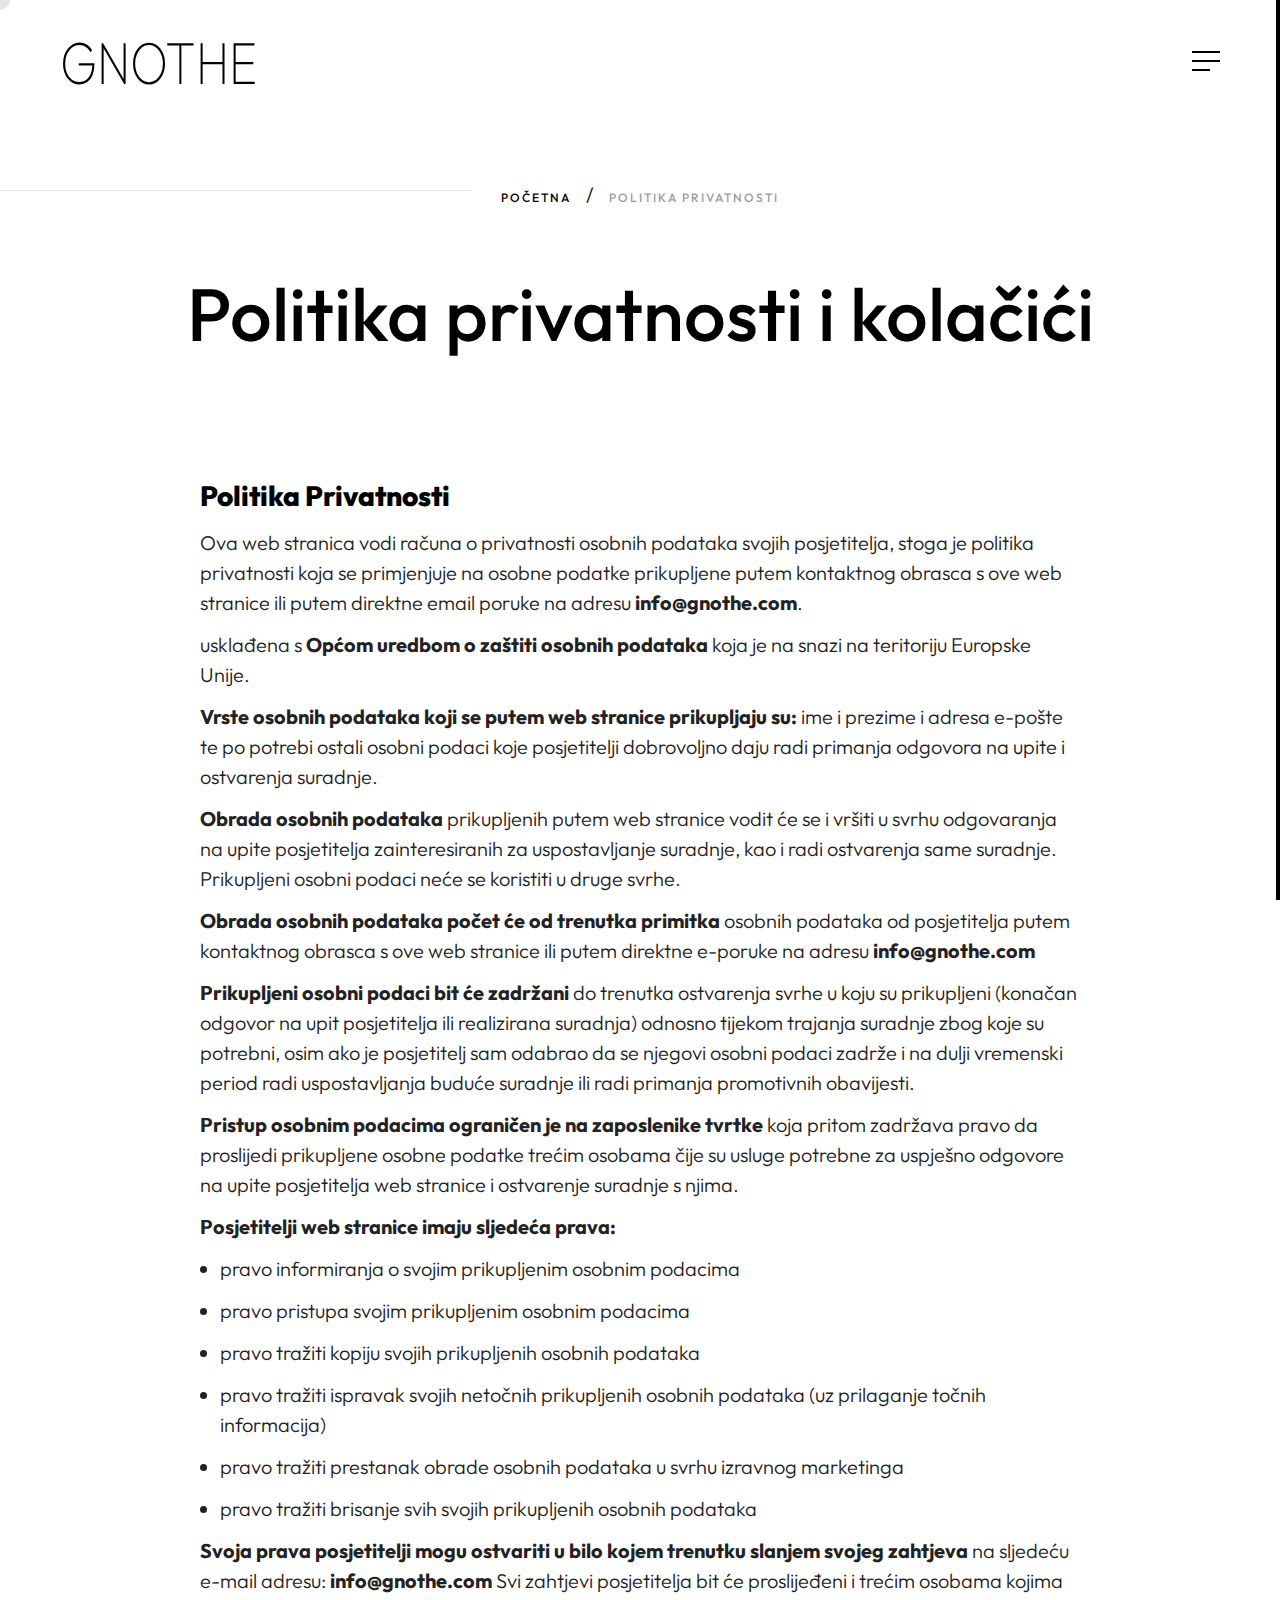
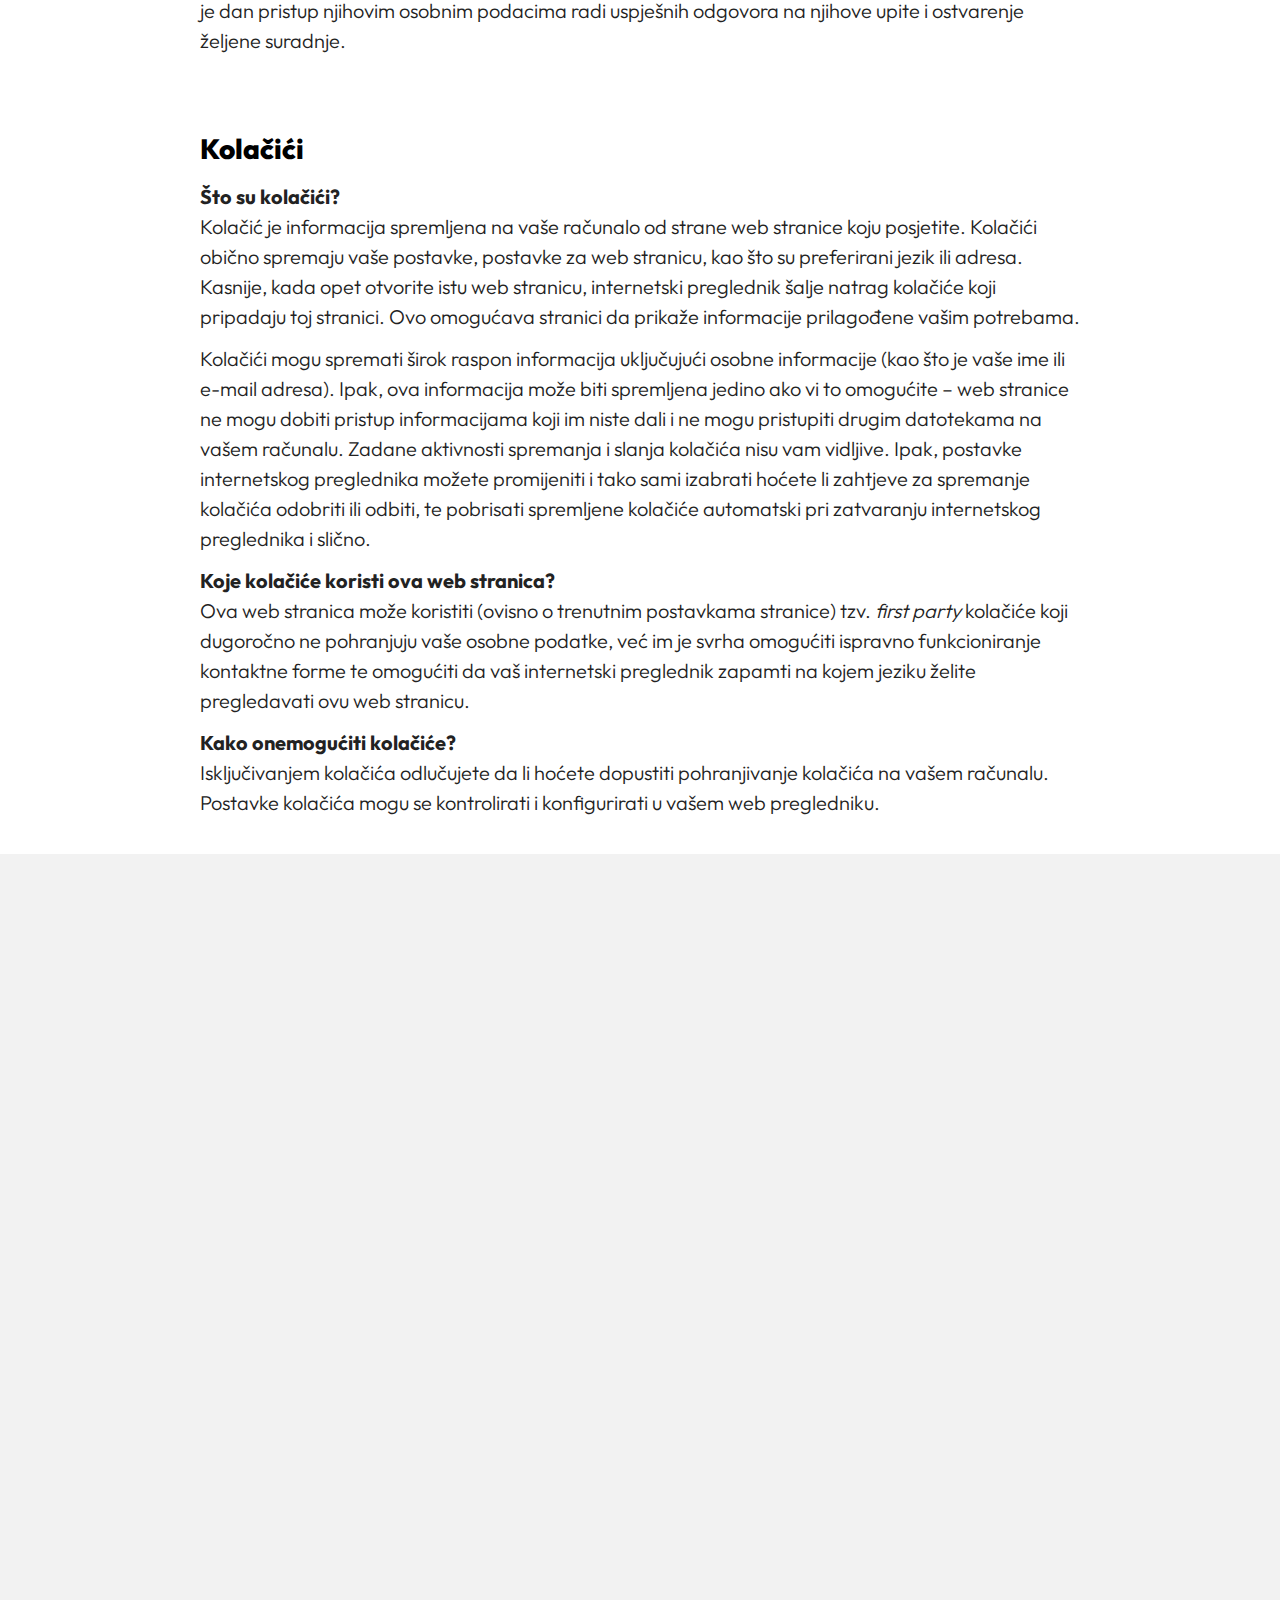
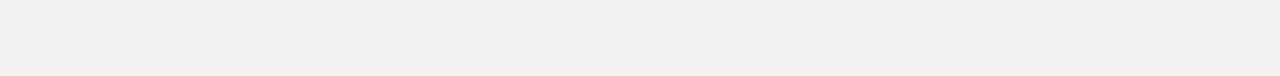
<file: privacy-policy.html>
<!doctype html>
<html lang="hr">
  <head>
    <meta charset="UTF-8" />
    <meta name="viewport" content="width=device-width, initial-scale=1.0" />
    <meta http-equiv="X-UA-Compatible" content="ie=edge" />

    <!-- SEO META TAGS -->
    <meta
      name="description"
      content="Informacije o zaštiti osobnih podataka i GDPR usklađenosti."
    />
    <meta
      name="keywords"
      content="politika privatnosti, GDPR, kolačići, zaštita podataka, privatnost, obrada podataka"
    />
    <meta name="author" content="Melita Zajkovski" />
    <meta name="robots" content="index, follow" />
    <link rel="canonical" href="https://www.gnothe.com/privacy-policy.html" />

    <!-- OPEN GRAPH / FACEBOOK -->
    <meta property="og:type" content="website" />
    <meta
      property="og:url"
      content="https://www.gnothe.com/privacy-policy.html"
    />
    <meta
      property="og:title"
      content="Politika privatnosti i kolačići | GNOTHE"
    />
    <meta
      property="og:description"
      content="Informacije o zaštiti osobnih podataka i korištenju kolačića na GNOTHE web stranici."
    />
    <meta
      property="og:image"
      content="https://www.gnothe.com/img/ICON-LOGO-lg.png"
    />
    <meta property="og:locale" content="hr_HR" />

    <!-- TWITTER CARD -->
    <meta name="twitter:card" content="summary" />
    <meta
      name="twitter:url"
      content="https://www.gnothe.com/privacy-policy.html"
    />
    <meta name="twitter:title" content="Politika privatnosti | GNOTHE" />
    <meta
      name="twitter:description"
      content="Informacije o zaštiti osobnih podataka i GDPR usklađenosti."
    />
    <meta
      name="twitter:image"
      content="https://www.gnothe.com/img/ICON-LOGO-lg.png"
    />

    <!-- FAVICON -->
    <link rel="icon" type="image/x-icon" href="/favicon.ico" sizes="any" />
    <link
      rel="icon"
      type="image/png"
      sizes="32x32"
      href="/img/ICON-LOGO-lg.png"
    />
    <link
      rel="icon"
      type="image/png"
      sizes="192x192"
      href="/img/ICON-LOGO-lg.png"
    />
    <link rel="apple-touch-icon" href="/img/ICON-LOGO-lg.png" />
    <meta name="msapplication-TileImage" content="/img/ICON-LOGO-lg.png" />
    <!-- bootstrap grid css -->
    <link rel="stylesheet" href="css/plugins/bootstrap-grid.css" />
    <!-- font awesome css -->
    <link rel="stylesheet" href="css/plugins/font-awesome.min.css" />
    <!-- swiper css -->
    <link rel="stylesheet" href="css/plugins/swiper.min.css" />
    <!-- fancybox css -->
    <link rel="stylesheet" href="css/plugins/fancybox.min.css" />
    <!-- Gnothe scss -->
    <link rel="stylesheet" href="css/style.css" />
    <link
      rel="stylesheet"
      href="https://cdnjs.cloudflare.com/ajax/libs/font-awesome/6.5.1/css/all.min.css"
    />
    <!-- Google Analytics s Consent Mode -->
    <!-- Google tag (gtag.js) -->
    <script
      async
      src="https://www.googletagmanager.com/gtag/js?id=G-H91S2EESLY"
    ></script>
    <script>
      window.dataLayer = window.dataLayer || [];
      function gtag() {
        dataLayer.push(arguments);
      }
      gtag("js", new Date());

      gtag("config", "G-H91S2EESLY");
    </script>

    <!-- Vaš cookie banner -->
    <link rel="stylesheet" href="css/plugins/cookie-banner.css" />

    <!-- page name -->
    <title>GNOTHE – Politika privatnosti i kolačići</title>
    <style>
      .about-hero {
        padding: 120px 0 80px;
        text-align: center;
      }
      .about-hero__breadcrumb {
        font-size: 14px;
        color: #999;
        text-transform: uppercase;
        letter-spacing: 2px;
        margin-bottom: 40px;
      }
      .about-hero__title {
        font-size: 48px;
        font-weight: 300;
        color: #333;
        margin-bottom: 20px;
        line-height: 1.2;
      }
      .about-hero__name {
        font-weight: 600;
        color: #000;
      }

      @media (max-width: 768px) {
        .about-hero__title {
          font-size: 36px;
        }
      }

      .policy-page {
        line-height: 1.5;
        color: #222;
        margin: 0;
      }
      .policy-wrap {
        max-width: 920px;
        margin: 0 auto;
      }
      .policy-section {
        margin: 0 0 24px;
      }
      .policy-title-xl {
        font-size: 44px;
        margin: 0 0 24px;
        font-weight: 800;
      }
      .policy-title-lg {
        font-size: 28px;
        margin: 40px 20px 16px;
        font-weight: 800;
      }
      .policy-paragraph {
        margin: 0 20px 12px;
      }
      .policy-list {
        margin: 0 0 12px 20px;
        padding: 0;
      }
      .policy-strong {
        font-weight: 700;
      }
      .policy-em {
        font-style: italic;
      }
      .policy-datalist {
        margin: 0;
      }
      .policy-term {
        font-weight: 700;
        margin: 0 0 2px;
      }
      .policy-desc {
        margin: 0 0 12px;
      }
    </style>
  </head>

  <body class="policy-page">
    <!-- wrapper -->
    <div class="mil-wrapper" id="top">
      <!-- cursor -->
      <div class="mil-ball">
        <span class="mil-icon-1">
          <svg viewBox="0 0 128 128">
            <path
              d="M106.1,41.9c-1.2-1.2-3.1-1.2-4.2,0c-1.2,1.2-1.2,3.1,0,4.2L116.8,61H11.2l14.9-14.9c1.2-1.2,1.2-3.1,0-4.2	c-1.2-1.2-3.1-1.2-4.2,0l-20,20c-1.2,1.2-1.2,3.1,0,4.2l20,20c0.6,0.6,1.4,0.9,2.1,0.9s1.5-0.3,2.1-0.9c1.2-1.2,1.2-3.1,0-4.2	L11.2,67h105.5l-14.9,14.9c-1.2,1.2-1.2,3.1,0,4.2c0.6,0.6,1.4,0.9,2.1,0.9s1.5-0.3,2.1-0.9l20-20c1.2-1.2,1.2-3.1,0-4.2L106.1,41.9	z"
            />
          </svg>
        </span>
        <div class="mil-more-text">Više</div>
        <div class="mil-choose-text">Odaberi</div>
      </div>
      <!-- cursor end -->

      <!-- scrollbar progress -->
      <div class="mil-progress-track">
        <div class="mil-progress"></div>
      </div>
      <!-- scrollbar progress end -->

      <!-- menu -->
      <div class="mil-menu-frame">
        <!-- frame clone -->
        <div class="mil-frame-top">
          <a href="index.html" class="mil-logo">
            <div class="gnothe-logo">
              <div class="gnothe-main">GNOTHE</div>
            </div>
          </a>
          <div class="mil-menu-btn">
            <span></span>
          </div>
        </div>
        <!-- frame clone end -->
        <div class="container">
          <div class="mil-menu-content">
            <div class="row">
              <div class="col-xl-5">
                <nav class="mil-main-menu" id="swupMenu">
                  <ul>
                    <li class="mil-has-children">
                      <a href="index.html">Naslovna</a>
                    </li>
                    <li class="mil-has-children">
                      <a href="test.html">Terapijski pristup</a>
                    </li>
                    <li class="mil-has-children">
                      <a href="about.html">O meni</a>
                    </li>

                    <li class="mil-has-children">
                      <a href="announcement.html">Najave</a>
                    </li>

                    <li class="mil-has-children">
                      <a href="contact.html">Kontakt</a>
                    </li>
                  </ul>
                </nav>
              </div>
              <div class="col-xl-7">
                <div class="mi-invert-fix">
                  <div class="mil-animation-frame">
                    <div
                      class="mil-animation mil-position-5 mil-scale"
                      data-value-1="4"
                      data-value-2="1"
                    ></div>
                    <div
                      class="mil-animation mil-position-6 mil-scale"
                      data-value-1="1"
                      data-value-2="1"
                    ></div>
                  </div>
                </div>
              </div>
            </div>
          </div>
        </div>
      </div>
      <!-- menu -->

      <!-- curtain -->
      <div class="mil-curtain"></div>
      <!-- curtain end -->

      <!-- frame -->
      <div class="mil-frame">
        <div class="mil-frame-top">
          <a href="index.html" class="mil-logo">
            <div class="gnothe-logo">
              <div class="gnothe-main">GNOTHE</div>
            </div>
          </a>
          <div class="mil-menu-btn">
            <span></span>
          </div>
        </div>
        <div class="mil-frame-bottom">
          <div class="mil-current-page"></div>
          <div class="mil-back-to-top">
            <a
              href="#top"
              class="mil-link mil-dark mil-arrow-place link-back-to-top"
            >
              <span>Početak</span>
            </a>
          </div>
        </div>
      </div>
      <!-- frame end -->

      <!-- content -->
      <div class="mil-content">
        <div id="swupMain" class="mil-main-transition">
          <!-- About Hero Section -->
          <section class="about-hero">
            <div class="mil-banner-content mil-up">
              <div class="container">
                <ul class="mil-breadcrumbs mil-mb-60">
                  <li><a href="index.html">Početna</a></li>
                  <li>
                    <a href="privacy-policy.html">Politika privatnosti</a>
                  </li>
                </ul>
                <h1 class="mil-mb-40">Politika privatnosti i kolačići</h1>
              </div>
            </div>
          </section>

          <div class="policy-wrap">
            <!-- PODACI O OBRTU -->
            <!-- <section class="policy-section">
              <h1 class="policy-title-xl">Podaci o obrtu</h1>
              <dl class="policy-datalist">
                <dt class="policy-term">OBRT:</dt>
                <dd class="policy-desc">
                  GNOTHE, obrt za savjetovanje, vl. Melita Zajkovski, Zaprešić,
                  Hrvatske mladeži 6c
                </dd>

                <dt class="policy-term">MBO:</dt>
                <dd class="policy-desc">98518267</dd>

                <dt class="policy-term">Upis u registar:</dt>
                <dd class="policy-desc">
                  Obrtni registar – Upravni odjel za gospodarstvo i fondove EU,
                  ispostava Zaprešić
                </dd>

                <dt class="policy-term">Transakcijski račun:</dt>
                <dd class="policy-desc">
                  Zagrebačka banka d.d., Trg bana J. Jelačića 10, Zagreb
                </dd>

                <dt class="policy-term">Broj računa (IBAN):</dt>
                <dd class="policy-desc">HR1823600001103043694</dd>
              </dl>
            </section> -->

            <!-- POLITIKA PRIVATNOSTI -->
            <section class="policy-section">
              <h2 class="policy-title-lg">Politika Privatnosti</h2>

              <p class="policy-paragraph">
                Ova web stranica vodi računa o privatnosti osobnih podataka
                svojih posjetitelja, stoga je politika privatnosti koja se
                primjenjuje na osobne podatke prikupljene putem kontaktnog
                obrasca s ove web stranice ili putem direktne email poruke na
                adresu
                <span class="policy-strong">info@gnothe.com</span>.
              </p>

              <p class="policy-paragraph">
                usklađena s
                <span class="policy-strong"
                  >Općom uredbom o zaštiti osobnih podataka</span
                >
                koja je na snazi na teritoriju Europske Unije.
              </p>

              <p class="policy-paragraph">
                <span class="policy-strong"
                  >Vrste osobnih podataka koji se putem web stranice prikupljaju
                  su:</span
                >
                ime i prezime i adresa e-pošte te po potrebi ostali osobni
                podaci koje posjetitelji dobrovoljno daju radi primanja odgovora
                na upite i ostvarenja suradnje.
              </p>

              <p class="policy-paragraph">
                <span class="policy-strong">Obrada osobnih podataka</span>
                prikupljenih putem web stranice vodit će se i vršiti u svrhu
                odgovaranja na upite posjetitelja zainteresiranih za
                uspostavljanje suradnje, kao i radi ostvarenja same suradnje.
                Prikupljeni osobni podaci neće se koristiti u druge svrhe.
              </p>

              <p class="policy-paragraph">
                <span class="policy-strong"
                  >Obrada osobnih podataka počet će od trenutka primitka</span
                >
                osobnih podataka od posjetitelja putem kontaktnog obrasca s ove
                web stranice ili putem direktne e-poruke na adresu
                <span class="policy-strong">info@gnothe.com</span>
              </p>

              <p class="policy-paragraph">
                <span class="policy-strong"
                  >Prikupljeni osobni podaci bit će zadržani</span
                >
                do trenutka ostvarenja svrhe u koju su prikupljeni (konačan
                odgovor na upit posjetitelja ili realizirana suradnja) odnosno
                tijekom trajanja suradnje zbog koje su potrebni, osim ako je
                posjetitelj sam odabrao da se njegovi osobni podaci zadrže i na
                dulji vremenski period radi uspostavljanja buduće suradnje ili
                radi primanja promotivnih obavijesti.
              </p>

              <p class="policy-paragraph">
                <span class="policy-strong"
                  >Pristup osobnim podacima ograničen je na zaposlenike
                  tvrtke</span
                >
                koja pritom zadržava pravo da proslijedi prikupljene osobne
                podatke trećim osobama čije su usluge potrebne za uspješno
                odgovore na upite posjetitelja web stranice i ostvarenje
                suradnje s njima.
              </p>

              <p class="policy-paragraph">
                <span class="policy-strong"
                  >Posjetitelji web stranice imaju sljedeća prava:</span
                >
              </p>
              <ul class="policy-list">
                <li class="policy-paragraph">
                  pravo informiranja o svojim prikupljenim osobnim podacima
                </li>
                <li class="policy-paragraph">
                  pravo pristupa svojim prikupljenim osobnim podacima
                </li>
                <li class="policy-paragraph">
                  pravo tražiti kopiju svojih prikupljenih osobnih podataka
                </li>
                <li class="policy-paragraph">
                  pravo tražiti ispravak svojih netočnih prikupljenih osobnih
                  podataka (uz prilaganje točnih informacija)
                </li>
                <li class="policy-paragraph">
                  pravo tražiti prestanak obrade osobnih podataka u svrhu
                  izravnog marketinga
                </li>
                <li class="policy-paragraph">
                  pravo tražiti brisanje svih svojih prikupljenih osobnih
                  podataka
                </li>
              </ul>

              <p class="policy-paragraph">
                <span class="policy-strong"
                  >Svoja prava posjetitelji mogu ostvariti u bilo kojem trenutku
                  slanjem svojeg zahtjeva</span
                >
                na sljedeću e-mail adresu:
                <span class="policy-strong">info@gnothe.com</span>
                Svi zahtjevi posjetitelja bit će proslijeđeni i trećim osobama
                kojima je dan pristup njihovim osobnim podacima radi uspješnih
                odgovora na njihove upite i ostvarenje željene suradnje.
              </p>
            </section>

            <!-- KOLAČIĆI -->
            <section class="policy-section">
              <h2 class="policy-title-lg">Kolačići</h2>

              <p class="policy-paragraph">
                <span class="policy-strong">Što su kolačići?</span><br />
                Kolačić je informacija spremljena na vaše računalo od strane web
                stranice koju posjetite. Kolačići obično spremaju vaše postavke,
                postavke za web stranicu, kao što su preferirani jezik ili
                adresa. Kasnije, kada opet otvorite istu web stranicu,
                internetski preglednik šalje natrag kolačiće koji pripadaju toj
                stranici. Ovo omogućava stranici da prikaže informacije
                prilagođene vašim potrebama.
              </p>

              <p class="policy-paragraph">
                Kolačići mogu spremati širok raspon informacija uključujući
                osobne informacije (kao što je vaše ime ili e-mail adresa).
                Ipak, ova informacija može biti spremljena jedino ako vi to
                omogućite – web stranice ne mogu dobiti pristup informacijama
                koji im niste dali i ne mogu pristupiti drugim datotekama na
                vašem računalu. Zadane aktivnosti spremanja i slanja kolačića
                nisu vam vidljive. Ipak, postavke internetskog preglednika
                možete promijeniti i tako sami izabrati hoćete li zahtjeve za
                spremanje kolačića odobriti ili odbiti, te pobrisati spremljene
                kolačiće automatski pri zatvaranju internetskog preglednika i
                slično.
              </p>

              <p class="policy-paragraph">
                <span class="policy-strong"
                  >Koje kolačiće koristi ova web stranica?</span
                ><br />
                Ova web stranica može koristiti (ovisno o trenutnim postavkama
                stranice) tzv.
                <span class="policy-em">first party</span> kolačiće koji
                dugoročno ne pohranjuju vaše osobne podatke, već im je svrha
                omogućiti ispravno funkcioniranje kontaktne forme te omogućiti
                da vaš internetski preglednik zapamti na kojem jeziku želite
                pregledavati ovu web stranicu.
              </p>

              <p class="policy-paragraph">
                <span class="policy-strong">Kako onemogućiti kolačiće?</span
                ><br />
                Isključivanjem kolačića odlučujete da li hoćete dopustiti
                pohranjivanje kolačića na vašem računalu. Postavke kolačića mogu
                se kontrolirati i konfigurirati u vašem web pregledniku.
              </p>
            </section>
          </div>

          <!-- footer -->
          <footer class="mil-soft-bg">
            <div class="mi-invert-fix">
              <div class="container mil-p-120-60">
                <div class="row align-items-start">
                  <!-- LIJEVA STRANA - NAVIGACIJA -->
                  <div class="col-md-5 col-lg-4 mil-mb-60">
                    <nav class="mil-footer-menu" style="padding-top: 0">
                      <ul>
                        <li class="mil-up">
                          <a href="index.html">Naslovna</a>
                        </li>
                        <li class="mil-up">
                          <a href="test.html">Terapijski pristup</a>
                        </li>
                        <li class="mil-up">
                          <a href="index.html#service" data-no-swup>Usluge</a>
                        </li>
                        <li class="mil-up">
                          <a href="about.html">O meni</a>
                        </li>
                        <li class="mil-up">
                          <a href="announcement.html">Najave</a>
                        </li>
                        <li class="mil-up">
                          <a href="contact.html">Kontakt</a>
                        </li>
                      </ul>
                    </nav>
                  </div>

                  <!-- DESNA STRANA - LOGO, PODACI O OBRTU I POLITIKA -->
                  <div
                    class="col-md-6 col-lg-5 offset-md-1 offset-lg-2 mil-mb-60 footer-logo"
                  >
                    <div class="social-links mil-up">
                      <a
                        href="#"
                        onclick="
                          event.preventDefault();
                          window.open(
                            'https://www.linkedin.com/in/melita-zajkovski-7552829/',
                            '_blank',
                          );
                          return false;
                        "
                        class="social-icon"
                      >
                        <i class="fab fa-linkedin"></i>
                      </a>

                      <a
                        href="#"
                        onclick="
                          event.preventDefault();
                          window.open(
                            'https://www.instagram.com/gnothe_spoznaj_sebe/',
                            '_blank',
                          );
                          return false;
                        "
                        class="social-icon"
                      >
                        <i class="fab fa-instagram"></i>
                      </a>

                      <a
                        href="#"
                        onclick="
                          event.preventDefault();
                          window.open(
                            'https://www.facebook.com/profile.php?id=61583660043682',
                            '_blank',
                          );
                          return false;
                        "
                        class="social-icon"
                      >
                        <i class="fab fa-facebook"></i>
                      </a>
                    </div>

                    <!-- Podaci o obrtu -->
                    <div
                      class="mil-up"
                      style="
                        font-size: 13px;
                        line-height: 1.8;
                        color: #888;
                        padding-left: 0;
                      "
                    >
                      <p style="margin-bottom: 10px; margin-top: 0">
                        <span class="gnothe-main-privacy">GNOTHE</span>, obrt za
                        savjetovanje<br />
                        vl. Melita Zajkovski<br />
                        Hrvatske mladeži 6c, Zaprešić
                      </p>
                      <p style="margin-bottom: 20px">
                        MBO: 98518267<br />
                        IBAN: HR1823600001103043694
                      </p>
                    </div>

                    <!-- Politika privatnosti -->
                    <div class="mil-up">
                      <p
                        style="
                          font-size: 13px;
                          line-height: 1.8;
                          color: #888;
                          margin: 0;
                        "
                      >
                        <!-- <i>
                    <span class="gnothe-main-privacy">GNOTHE</span>, obrt za
                    savjetovanje
                  </i> -->
                        <!-- <br /> -->
                        <a href="privacy-policy.html" style="color: #689483">
                          Politika privatnosti
                        </a>
                      </p>
                    </div>
                    <div class="mil-up" style="margin-top: 10px">
                      <p style="">
                        <a href="terms.html" style="color: #689483">
                          Način podnošenja prigovora potrošača
                        </a>
                      </p>
                    </div>
                  </div>
                </div>
              </div>
            </div>
          </footer>
          <!-- footer end -->

          <!-- hidden elements -->
          <div class="mil-hidden-elements">
            <div class="mil-dodecahedron">
              <div class="mil-pentagon">
                <div></div>
                <div></div>
                <div></div>
                <div></div>
                <div></div>
              </div>
              <div class="mil-pentagon">
                <div></div>
                <div></div>
                <div></div>
                <div></div>
                <div></div>
              </div>
              <div class="mil-pentagon">
                <div></div>
                <div></div>
                <div></div>
                <div></div>
                <div></div>
              </div>
              <div class="mil-pentagon">
                <div></div>
                <div></div>
                <div></div>
                <div></div>
                <div></div>
              </div>
              <div class="mil-pentagon">
                <div></div>
                <div></div>
                <div></div>
                <div></div>
                <div></div>
              </div>
              <div class="mil-pentagon">
                <div></div>
                <div></div>
                <div></div>
                <div></div>
                <div></div>
              </div>
              <div class="mil-pentagon">
                <div></div>
                <div></div>
                <div></div>
                <div></div>
                <div></div>
              </div>
              <div class="mil-pentagon">
                <div></div>
                <div></div>
                <div></div>
                <div></div>
                <div></div>
              </div>
              <div class="mil-pentagon">
                <div></div>
                <div></div>
                <div></div>
                <div></div>
                <div></div>
              </div>
              <div class="mil-pentagon">
                <div></div>
                <div></div>
                <div></div>
                <div></div>
                <div></div>
              </div>
              <div class="mil-pentagon">
                <div></div>
                <div></div>
                <div></div>
                <div></div>
                <div></div>
              </div>
              <div class="mil-pentagon">
                <div></div>
                <div></div>
                <div></div>
                <div></div>
                <div></div>
              </div>
            </div>

            <svg
              xmlns="http://www.w3.org/2000/svg"
              viewBox="0 0 24 24"
              class="mil-arrow"
            >
              <path
                d="M 14 5.3417969 C 13.744125 5.3417969 13.487969 5.4412187 13.292969 5.6367188 L 13.207031 5.7226562 C 12.816031 6.1136563 12.816031 6.7467188 13.207031 7.1367188 L 17.070312 11 L 4 11 C 3.448 11 3 11.448 3 12 C 3 12.552 3.448 13 4 13 L 17.070312 13 L 13.207031 16.863281 C 12.816031 17.254281 12.816031 17.887344 13.207031 18.277344 L 13.292969 18.363281 C 13.683969 18.754281 14.317031 18.754281 14.707031 18.363281 L 20.363281 12.707031 C 20.754281 12.316031 20.754281 11.682969 20.363281 11.292969 L 14.707031 5.6367188 C 14.511531 5.4412187 14.255875 5.3417969 14 5.3417969 z"
              />
            </svg>

            <svg
              width="250"
              viewBox="0 0 300 1404"
              fill="none"
              xmlns="http://www.w3.org/2000/svg"
              class="mil-lines"
            >
              <path
                fill-rule="evenodd"
                clip-rule="evenodd"
                d="M1 892L1 941H299V892C299 809.71 232.29 743 150 743C67.7096 743 1 809.71 1 892ZM0 942H300V892C300 809.157 232.843 742 150 742C67.1573 742 0 809.157 0 892L0 942Z"
                class="mil-move"
              />
              <path
                fill-rule="evenodd"
                clip-rule="evenodd"
                d="M299 146V97L1 97V146C1 228.29 67.7096 295 150 295C232.29 295 299 228.29 299 146ZM300 96L0 96V146C0 228.843 67.1573 296 150 296C232.843 296 300 228.843 300 146V96Z"
                class="mil-move"
              />
              <path
                fill-rule="evenodd"
                clip-rule="evenodd"
                d="M299 1H1V1403H299V1ZM0 0V1404H300V0H0Z"
              />
              <path
                fill-rule="evenodd"
                clip-rule="evenodd"
                d="M150 -4.37115e-08L150 1404L149 1404L149 0L150 -4.37115e-08Z"
              />
              <path
                fill-rule="evenodd"
                clip-rule="evenodd"
                d="M150 1324C232.29 1324 299 1257.29 299 1175C299 1092.71 232.29 1026 150 1026C67.7096 1026 1 1092.71 1 1175C1 1257.29 67.7096 1324 150 1324ZM150 1325C232.843 1325 300 1257.84 300 1175C300 1092.16 232.843 1025 150 1025C67.1573 1025 0 1092.16 0 1175C0 1257.84 67.1573 1325 150 1325Z"
                class="mil-move"
              />
              <path
                fill-rule="evenodd"
                clip-rule="evenodd"
                d="M300 1175H0V1174H300V1175Z"
                class="mil-move"
              />
              <path
                fill-rule="evenodd"
                clip-rule="evenodd"
                d="M150 678C232.29 678 299 611.29 299 529C299 446.71 232.29 380 150 380C67.7096 380 1 446.71 1 529C1 611.29 67.7096 678 150 678ZM150 679C232.843 679 300 611.843 300 529C300 446.157 232.843 379 150 379C67.1573 379 0 446.157 0 529C0 611.843 67.1573 679 150 679Z"
                class="mil-move"
              />
              <path
                fill-rule="evenodd"
                clip-rule="evenodd"
                d="M299 380H1V678H299V380ZM0 379V679H300V379H0Z"
                class="mil-move"
              />
            </svg>
          </div>
          <!-- hidden elements end -->
        </div>
      </div>
      <!-- content -->
    </div>
    <!-- wrapper end -->

    <!-- Cookie Banner -->
    <div id="cookieBanner" class="cookie-banner">
      <button
        class="close-x"
        onclick="closeBanner()"
        aria-label="Zatvori obavijest"
      >
        ×
      </button>
      <div class="cookie-content">
        <div class="cookie-icon">🌿</div>
        <div class="cookie-body">
          <p class="cookie-text">
            Koristimo kolačiće kako bismo poboljšali vaše korisničko iskustvo i
            analizirali promet na stranici. Više informacija možete pronaći u
            našoj
            <a href="/privacy-policy.html" class="cookie-link"
              >politici privatnosti</a
            >.
          </p>
          <div class="cookie-buttons">
            <button class="btn-accept" onclick="acceptCookies()">
              Prihvaćam
            </button>
            <button class="btn-reject" onclick="rejectCookies()">
              Ne, hvala
            </button>
          </div>
        </div>
      </div>
    </div>

    <!-- jQuery js -->
    <script src="js/plugins/jquery.min.js"></script>
    <!-- swup js -->
    <script src="js/plugins/swup.min.js"></script>
    <!-- swiper js -->
    <script src="js/plugins/swiper.min.js"></script>
    <!-- fancybox js -->
    <script src="js/plugins/fancybox.min.js"></script>
    <!-- gsap js -->
    <script src="js/plugins/gsap.min.js"></script>
    <!-- scroll smoother -->
    <script src="js/plugins/smooth-scroll.js"></script>
    <!-- scroll trigger js -->
    <script src="js/plugins/ScrollTrigger.min.js"></script>
    <!-- scroll to js -->
    <script src="js/plugins/ScrollTo.min.js"></script>
    <!-- Gnothe js -->
    <script src="js/main.js"></script>

    <script>
      // consent-manager.js - GNOTHE Psihoterapija
      // Upravljanje kolačićima i GDPR pristankom

      // ========================================
      // GLAVNE FUNKCIJE ZA PRISTANAK
      // ========================================

      /**
       * Funkcija kada korisnik prihvati kolačiće
       */
      function acceptCookies() {
        // Spremi pristanak u localStorage
        localStorage.setItem("cookieConsent", "accepted");
        localStorage.setItem("consentDate", new Date().toISOString());

        // Zapamti koje kategorije su prihvaćene
        const consentDetails = {
          necessary: true,
          analytics: true,
          timestamp: new Date().toISOString(),
        };
        localStorage.setItem("consentDetails", JSON.stringify(consentDetails));

        // Aktiviraj Google Analytics
        activateGoogleAnalytics();

        // Sakrij banner
        hideCookieBanner();

        // Opcionalno: pošalji event u GA
        if (typeof gtag !== "undefined") {
          gtag("event", "cookie_consent", {
            event_category: "engagement",
            event_label: "accepted",
          });
        }

        console.log(
          "✓ Kolačići prihvaćeni:",
          new Date().toLocaleString("hr-HR"),
        );
      }

      /**
       * Funkcija kada korisnik odbije kolačiće
       */
      function rejectCookies() {
        // Spremi odbijanje
        localStorage.setItem("cookieConsent", "rejected");
        localStorage.setItem("consentDate", new Date().toISOString());

        // Zapamti koje kategorije su odbijene
        const consentDetails = {
          necessary: true, // Nužni uvijek aktivni
          analytics: false,
          timestamp: new Date().toISOString(),
        };
        localStorage.setItem("consentDetails", JSON.stringify(consentDetails));

        // Obriši postojeće Google Analytics kolačiće
        deleteGoogleAnalyticsCookies();

        // Sakrij banner
        hideCookieBanner();

        console.log("✗ Kolačići odbijeni:", new Date().toLocaleString("hr-HR"));
      }

      /**
       * Funkcija za zatvaranje bannera bez odluke (X gumb)
       */
      function closeBanner() {
        // Zapamti da je banner zatvoren za ovu sesiju
        sessionStorage.setItem("cookieBannerClosed", "true");

        // Sakrij banner
        hideCookieBanner();

        console.log("Banner zatvoren bez odluke");
      }

      // ========================================
      // POMOĆNE FUNKCIJE
      // ========================================

      /**
       * Prikaži cookie banner
       */
      function showCookieBanner() {
        const banner = document.getElementById("cookieBanner");
        if (banner) {
          banner.classList.add("show");
          console.log("Cookie banner prikazan");

          // Fokusiraj na banner za pristupačnost
          const acceptBtn = banner.querySelector(".btn-accept");
          if (acceptBtn) {
            setTimeout(() => acceptBtn.focus(), 500);
          }
        }
      }

      /**
       * Sakrij cookie banner
       */
      function hideCookieBanner() {
        const banner = document.getElementById("cookieBanner");
        if (banner) {
          banner.classList.remove("show");
          // Potpuno ukloni nakon animacije
          setTimeout(() => {
            banner.style.display = "none";
          }, 500);
        }
      }

      /**
       * Aktiviraj Google Analytics
       */
      function activateGoogleAnalytics() {
        if (typeof gtag !== "undefined") {
          // Ažuriraj consent status
          gtag("consent", "update", {
            analytics_storage: "granted",
            ad_storage: "denied", // Ne koristimo marketing kolačiće
            functionality_storage: "granted",
            personalization_storage: "denied",
            security_storage: "granted",
          });

          console.log("📊 Google Analytics aktiviran");

          // Pošalji pageview event
          gtag("event", "page_view", {
            page_title: document.title,
            page_location: window.location.href,
            page_path: window.location.pathname,
          });
        } else {
          console.warn("Google Analytics (gtag) nije učitan");
        }
      }

      /**
       * Obriši Google Analytics kolačiće
       */
      function deleteGoogleAnalyticsCookies() {
        // Lista GA kolačića
        const gaCookies = ["_ga", "_gid", "_gat", "_ga_"];

        // Obriši sve GA kolačiće
        document.cookie.split(";").forEach((cookie) => {
          const eqPos = cookie.indexOf("=");
          const name =
            eqPos > -1 ? cookie.substr(0, eqPos).trim() : cookie.trim();

          // Provjeri je li GA kolačić
          if (gaCookies.some((gaCookie) => name.startsWith(gaCookie))) {
            // Obriši kolačić
            document.cookie = `${name}=; expires=Thu, 01 Jan 1970 00:00:00 GMT; path=/`;
            document.cookie = `${name}=; expires=Thu, 01 Jan 1970 00:00:00 GMT; path=/; domain=.${window.location.hostname}`;
            console.log(`Obrisan kolačić: ${name}`);
          }
        });
      }

      /**
       * Provjeri status pristanka pri učitavanju stranice
       */
      function checkCookieStatus() {
        const consent = localStorage.getItem("cookieConsent");
        const bannerClosed = sessionStorage.getItem("cookieBannerClosed");

        console.log("Status pristanka:", consent || "nema odluke");

        // Ako je korisnik već dao pristanak
        if (consent === "accepted") {
          // Aktiviraj Google Analytics odmah
          activateGoogleAnalytics();
          return;
        }

        // Ako je korisnik odbio, osiguraj da GA ostane neaktivan
        if (consent === "rejected") {
          deleteGoogleAnalyticsCookies();
          return;
        }

        // Ako nema odluke i banner nije zatvoren u ovoj sesiji
        if (!consent && !bannerClosed) {
          // Pokaži banner nakon 1.5 sekunde
          setTimeout(() => {
            showCookieBanner();
          }, 1500);
        }
      }

      /**
       * Revidiraj pristanak (za Privacy Policy stranicu)
       */
      function reviseCookieConsent() {
        // Obriši postojeći pristanak
        localStorage.removeItem("cookieConsent");
        localStorage.removeItem("consentDate");
        localStorage.removeItem("consentDetails");
        sessionStorage.removeItem("cookieBannerClosed");

        // Obriši kolačiće
        deleteGoogleAnalyticsCookies();

        // Ponovno pokaži banner
        showCookieBanner();

        console.log("Pristanak resetiran - banner ponovno prikazan");
      }

      // ========================================
      // FUNKCIJE ZA PRIVACY POLICY STRANICU
      // ========================================

      /**
       * Prikaži trenutni status pristanka
       */
      function displayConsentStatus() {
        const consent = localStorage.getItem("cookieConsent");
        const consentDate = localStorage.getItem("consentDate");
        const consentDetails = localStorage.getItem("consentDetails");

        const statusElement = document.getElementById("consent-status");
        if (statusElement) {
          let statusHTML = "<h3>Vaš trenutni pristanak:</h3>";

          if (consent) {
            const date = new Date(consentDate).toLocaleString("hr-HR");
            statusHTML += `<p>Status: <strong>${
              consent === "accepted" ? "Prihvaćen" : "Odbijen"
            }</strong></p>`;
            statusHTML += `<p>Datum: ${date}</p>`;

            if (consentDetails) {
              const details = JSON.parse(consentDetails);
              statusHTML += "<p>Kategorije:</p><ul>";
              statusHTML += `<li>Nužni kolačići: ✓</li>`;
              statusHTML += `<li>Analitički kolačići: ${
                details.analytics ? "✓" : "✗"
              }</li>`;
              statusHTML += "</ul>";
            }

            statusHTML +=
              '<button onclick="reviseCookieConsent()" class="btn-revise">Promijeni postavke</button>';
          } else {
            statusHTML += "<p>Niste još dali pristanak za kolačiće.</p>";
          }

          statusElement.innerHTML = statusHTML;
        }
      }

      // ========================================
      // EVENT LISTENERS
      // ========================================

      /**
       * Dodaj keyboard support za pristupačnost
       */
      function setupAccessibility() {
        const banner = document.getElementById("cookieBanner");
        if (!banner) return;

        // ESC zatvara banner
        document.addEventListener("keydown", (e) => {
          if (e.key === "Escape" && banner.classList.contains("show")) {
            closeBanner();
          }
        });

        // Tab trap unutar bannera kada je otvoren
        const focusableElements = banner.querySelectorAll(
          'button, a[href], [tabindex]:not([tabindex="-1"])',
        );

        if (focusableElements.length > 0) {
          const firstElement = focusableElements[0];
          const lastElement = focusableElements[focusableElements.length - 1];

          lastElement.addEventListener("keydown", (e) => {
            if (e.key === "Tab" && !e.shiftKey) {
              e.preventDefault();
              firstElement.focus();
            }
          });

          firstElement.addEventListener("keydown", (e) => {
            if (e.key === "Tab" && e.shiftKey) {
              e.preventDefault();
              lastElement.focus();
            }
          });
        }
      }

      // ========================================
      // INICIJALIZACIJA
      // ========================================

      /**
       * Inicijaliziraj cookie banner sustav
       */
      function initCookieBanner() {
        // Provjeri status pristanka
        checkCookieStatus();

        // Postavi pristupačnost
        setupAccessibility();

        // Ako smo na Privacy Policy stranici, prikaži status
        if (window.location.pathname.includes("privacy")) {
          displayConsentStatus();
        }

        console.log("Cookie banner sustav inicijaliziran");
      }

      // ========================================
      // POKRENI KAD SE DOM UČITA
      // ========================================

      // Provjeri je li DOM već učitan
      if (document.readyState === "loading") {
        document.addEventListener("DOMContentLoaded", initCookieBanner);
      } else {
        // DOM je već učitan
        initCookieBanner();
      }

      // ========================================
      // EXPORT FUNKCIJA (za debugging)
      // ========================================

      // Omogući pristup funkcijama iz konzole za testiranje
      window.cookieBanner = {
        accept: acceptCookies,
        reject: rejectCookies,
        close: closeBanner,
        reset: reviseCookieConsent,
        checkStatus: () => {
          console.log("Consent:", localStorage.getItem("cookieConsent"));
          console.log("Date:", localStorage.getItem("consentDate"));
          console.log("Details:", localStorage.getItem("consentDetails"));
        },
      };

      // Log verziju skripte
      console.log("Cookie Banner v1.0 - GNOTHE Psihoterapija");
    </script>
  </body>
</html>
</file>
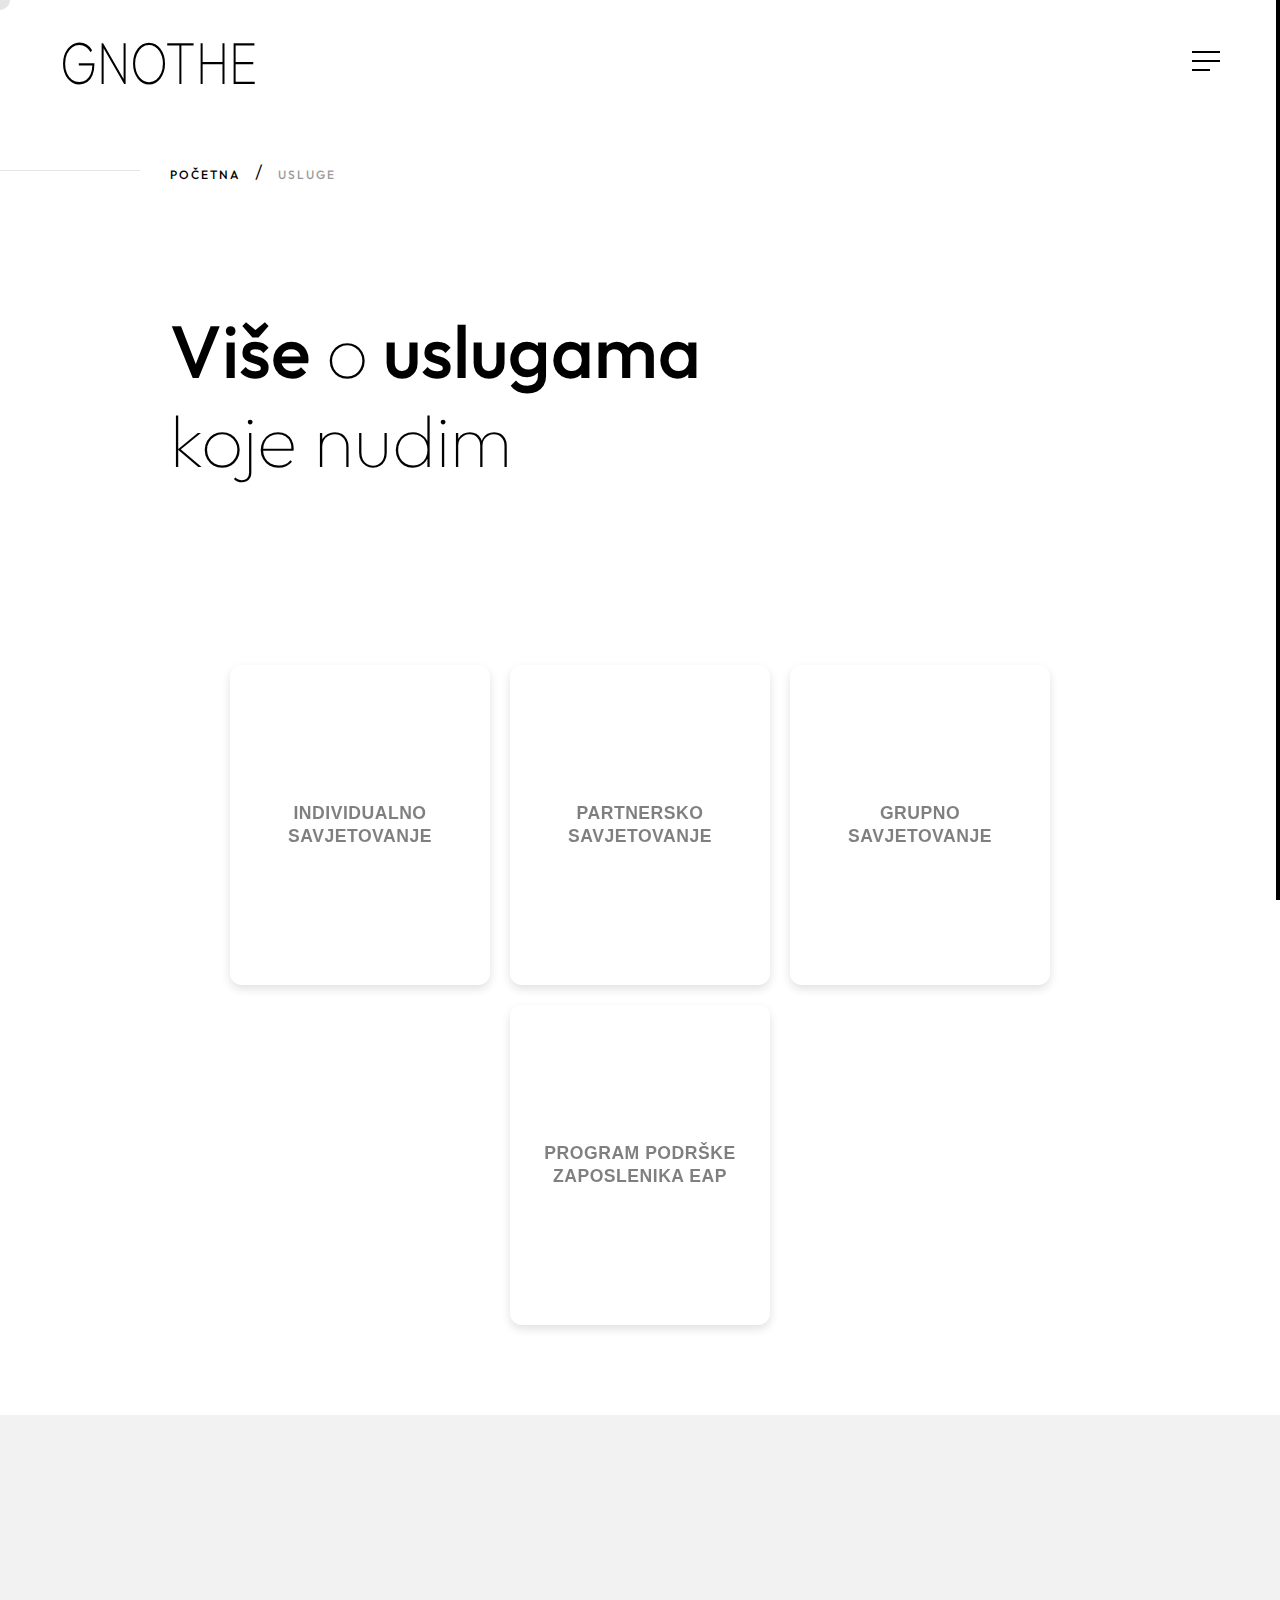
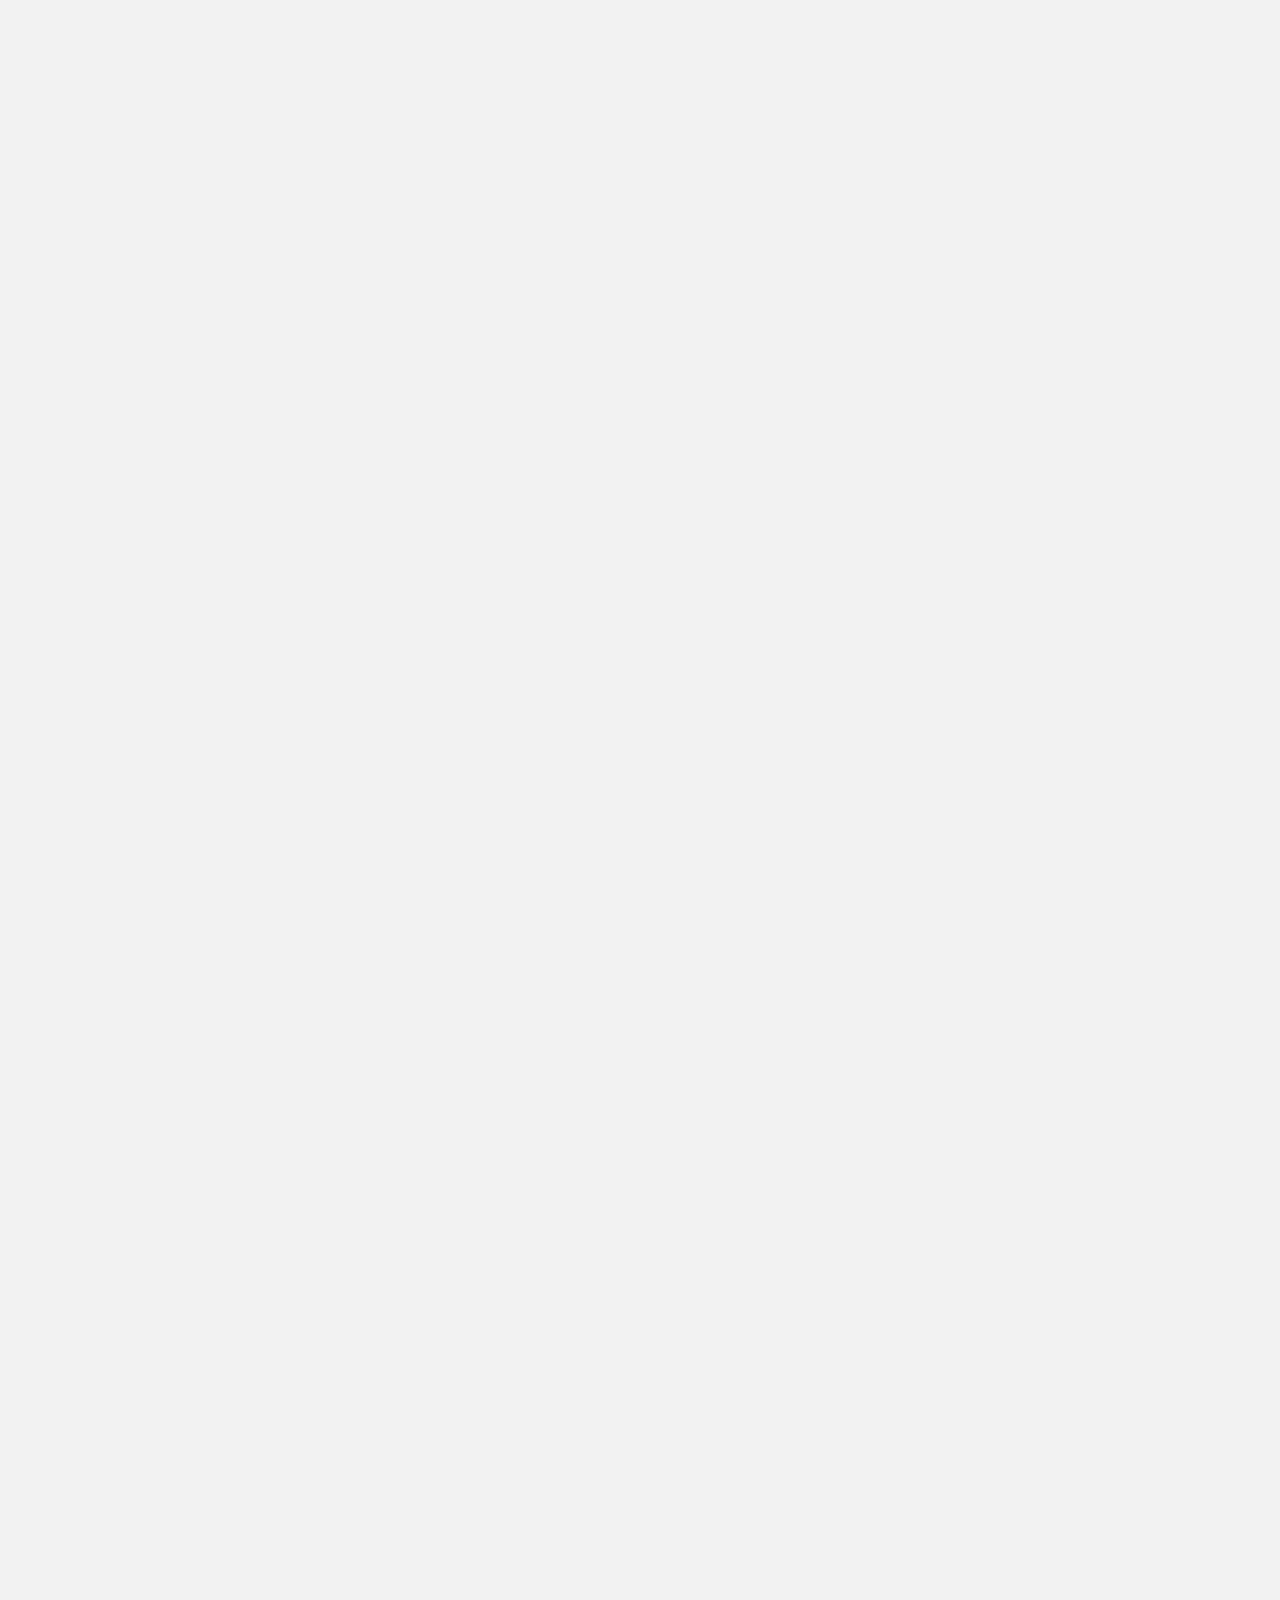
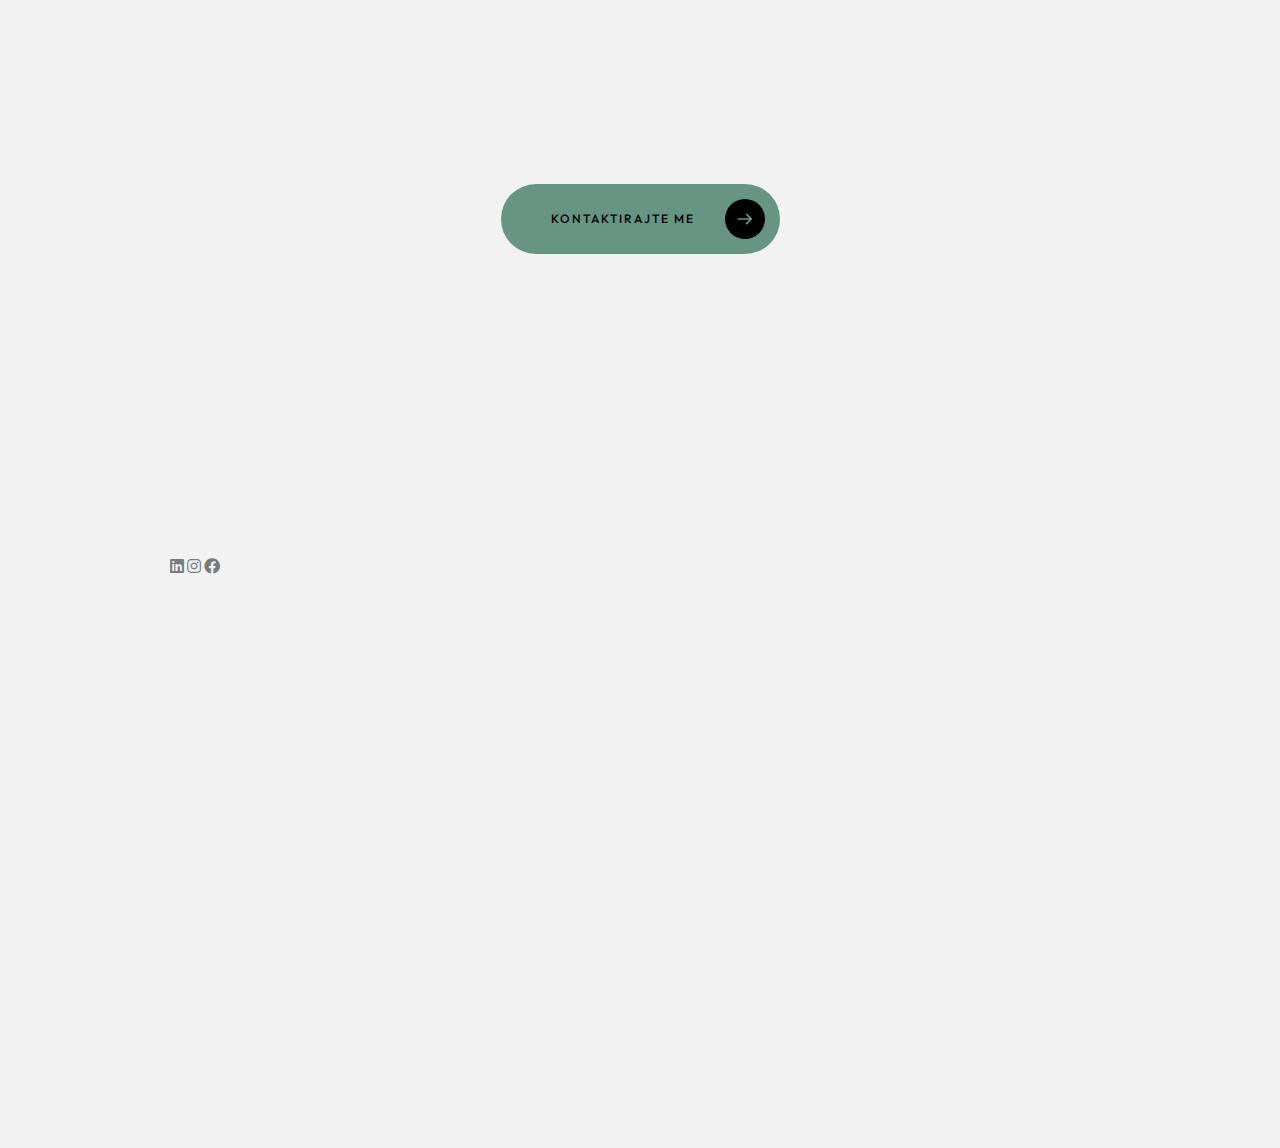
<file: service.html>
<!doctype html>
<html lang="hr">
  <head>
    <meta charset="UTF-8" />
    <meta name="viewport" content="width=device-width, initial-scale=1.0" />
    <meta http-equiv="X-UA-Compatible" content="ie=edge" />

    <!-- SEO META TAGS -->
    <meta
      name="description"
      content="Individualno, grupno i partnersko savjetovanje. Program podrške za tvrtke (EAP). Coaching. Psihoedukacija."
    />
    <meta
      name="keywords"
      content="usluge savjetovanja, individualno savjetovanje, partnersko savjetovanje, grupno savjetovanje, EMDR seanse, TRE seanse, EAP program, usluge psihologa Zaprešić"
    />
    <meta name="author" content="Melita Zajkovski" />
    <meta name="robots" content="index, follow" />
    <link rel="canonical" href="https://www.gnothe.com/service.html" />

    <!-- OPEN GRAPH / FACEBOOK -->
    <meta property="og:type" content="website" />
    <meta property="og:url" content="https://www.gnothe.com/service.html" />
    <meta
      property="og:title"
      content="Usluge g savjetovanja | GNOTHE Zaprešić"
    />
    <meta
      property="og:description"
      content="Individualno, grupno i partnersko savjetovanje. Program podrške za tvrtke (EAP). Coaching. Psihoedukacija."
    />
    <meta
      property="og:image"
      content="https://www.gnothe.com/img/ICON-LOGO-lg.png"
    />
    <meta property="og:locale" content="hr_HR" />

    <!-- TWITTER CARD -->
    <meta name="twitter:card" content="summary" />
    <meta name="twitter:url" content="https://www.gnothe.com/service.html" />
    <meta name="twitter:title" content="Usluge g savjetovanja | GNOTHE" />
    <meta
      name="twitter:description"
      content="Individualno, grupno i partnersko savjetovanje. Program podrške za tvrtke (EAP). Coaching. Psihoedukacija."
    />
    <meta
      name="twitter:image"
      content="https://www.gnothe.com/img/ICON-LOGO-lg.png"
    />

    <!-- FAVICON -->
    <link rel="icon" type="image/x-icon" href="/favicon.ico" sizes="any" />
    <link
      rel="icon"
      type="image/png"
      sizes="32x32"
      href="/img/ICON-LOGO-lg.png"
    />
    <link
      rel="icon"
      type="image/png"
      sizes="192x192"
      href="/img/ICON-LOGO-lg.png"
    />
    <link rel="apple-touch-icon" href="/img/ICON-LOGO-lg.png" />
    <meta name="msapplication-TileImage" content="/img/ICON-LOGO-lg.png" />
    <!-- bootstrap grid css -->
    <link rel="stylesheet" href="css/plugins/bootstrap-grid.css" />
    <!-- font awesome css -->
    <link rel="stylesheet" href="css/plugins/font-awesome.min.css" />
    <!-- swiper css -->
    <link rel="stylesheet" href="css/plugins/swiper.min.css" />
    <!-- fancybox css -->
    <link rel="stylesheet" href="css/plugins/fancybox.min.css" />
    <!-- Gnothe scss -->
    <link rel="stylesheet" href="css/style.css" />
    <!-- page name -->
    <title>
      Usluge - Individualno, partnersko, grupno savjetovanje | GNOTHE
    </title>

    <style>
      /* ------------- 3-D flip core ------------- */
      .cards-container {
        display: flex;
        flex-wrap: wrap; /* omogućuje prijelom u novi red po potrebi */
        justify-content: center;
        gap: 20px; /* razmak među karticama */
        perspective: 800px; /* globalni 3-D kontekst */
      }

      .card-container {
        width: 260px;
        height: 320px;
      }

      .card {
        width: 100%;
        height: 100%;
        position: relative;
        transform-style: preserve-3d;
        transition: transform 0.7s;
        cursor: pointer;
      }

      .card-container:hover .card {
        transform: rotateY(180deg);
      }

      /* ------------- prednja & stražnja strana ------------- */
      .front,
      .back {
        position: absolute;
        inset: 0;
        padding: 24px 20px;
        box-shadow: 0 4px 10px rgba(0, 0, 0, 0.12);
        border-radius: 12px;
        background: #fff;
        display: flex;
        flex-direction: column;
        align-items: center;
        justify-content: center;
        text-align: center;
        backface-visibility: hidden;
      }

      .front {
        font:
          700 1.1rem/1.3 "Helvetica Neue",
          sans-serif;
        letter-spacing: 0.5px;
        text-transform: uppercase;
      }

      .back {
        transform: rotateY(180deg);
        font:
          400 0.95rem/1.5 "Helvetica Neue",
          sans-serif;
        color: #555;
      }

      .event-item__btn {
        background-color: #689483;
        color: white;
        padding: 12px 24px;
        border-radius: 6px;
        text-decoration: none;
        font-weight: 600;
        font-size: 14px;
        text-transform: uppercase;
        letter-spacing: 1px;
        transition: all 0.3s ease;
        display: inline-flex;
        align-items: center;
        gap: 8px;
      }

      .event-item__btn:hover {
        background-color: #689483;
        transform: translateY(-2px);
        color: white;
        text-decoration: none;
      }

      .event-item__btn-icon {
        width: 16px;
        height: 16px;
      }

      /* ------------- responzivno: kolona ispod 600 px ------------- */
      @media (max-width: 600px) {
        .cards-container {
          flex-direction: column;
          align-items: center;
        }
        .event-item__btn {
          text-align: center;
          justify-content: center;
        }
      }
    </style>
  </head>

  <body>
    <!-- wrapper -->
    <div class="mil-wrapper" id="top">
      <!-- cursor -->
      <div class="mil-ball">
        <span class="mil-icon-1">
          <svg viewBox="0 0 128 128">
            <path
              d="M106.1,41.9c-1.2-1.2-3.1-1.2-4.2,0c-1.2,1.2-1.2,3.1,0,4.2L116.8,61H11.2l14.9-14.9c1.2-1.2,1.2-3.1,0-4.2	c-1.2-1.2-3.1-1.2-4.2,0l-20,20c-1.2,1.2-1.2,3.1,0,4.2l20,20c0.6,0.6,1.4,0.9,2.1,0.9s1.5-0.3,2.1-0.9c1.2-1.2,1.2-3.1,0-4.2	L11.2,67h105.5l-14.9,14.9c-1.2,1.2-1.2,3.1,0,4.2c0.6,0.6,1.4,0.9,2.1,0.9s1.5-0.3,2.1-0.9l20-20c1.2-1.2,1.2-3.1,0-4.2L106.1,41.9	z"
            />
          </svg>
        </span>
        <div class="mil-more-text">Više</div>
        <div class="mil-choose-text">Odaberi</div>
      </div>
      <!-- cursor end -->

      <!-- preloader -->
      <!-- <div class="mil-preloader">
        <div class="mil-preloader-animation">
          <div class="mil-pos-abs mil-animation-1">
            <p class="mil-h3 mil-muted mil-thin">Pioneering</p>
            <p class="mil-h3 mil-muted">Creative</p>
            <p class="mil-h3 mil-muted mil-thin">Excellence</p>
          </div>
          <div class="mil-pos-abs mil-animation-2">
            <div class="mil-reveal-frame">
              <p class="mil-reveal-box"></p>
              <p class="mil-h3 mil-muted mil-thin">Gnothe.com</p>
            </div>
          </div>
        </div>
      </div> -->
      <!-- preloader end -->

      <!-- scrollbar progress -->
      <div class="mil-progress-track">
        <div class="mil-progress"></div>
      </div>
      <!-- scrollbar progress end -->

      <!-- menu -->
      <div class="mil-menu-frame">
        <!-- frame clone -->
        <div class="mil-frame-top">
          <a href="index.html" class="mil-logo">
            <div class="gnothe-logo">
              <div class="gnothe-main">GNOTHE</div>
              <!-- <div class="gnothe-subtitle">COACHING & COUNSELING</div> -->
            </div>
          </a>
          <div class="mil-menu-btn">
            <span></span>
          </div>
        </div>
        <!-- frame clone end -->
        <div class="container">
          <div class="mil-menu-content">
            <div class="row">
              <div class="col-xl-5">
                <nav class="mil-main-menu" id="swupMenu">
                  <ul>
                    <li class="mil-has-children">
                      <a href="index.html">Naslovna</a>
                    </li>
                    <li class="mil-has-children">
                      <a href="about.html">O meni</a>
                    </li>

                    <li class="mil-has-children">
                      <a href="announcement.html">Najave</a>
                    </li>
                    <li class="mil-has-children">
                      <a href="test.html">Terapijski pristup</a>
                    </li>

                    <li class="mil-has-children">
                      <a href="contact.html">Kontakt</a>
                    </li>
                  </ul>
                </nav>
              </div>
              <div class="col-xl-7">
                <div class="mi-invert-fix">
                  <div class="mil-animation-frame">
                    <div
                      class="mil-animation mil-position-5 mil-scale"
                      data-value-1="4"
                      data-value-2="1"
                    ></div>
                    <div
                      class="mil-animation mil-position-6 mil-scale"
                      data-value-1="1"
                      data-value-2="1"
                    ></div>
                  </div>
                </div>
              </div>
            </div>
          </div>
        </div>
      </div>
      <!-- menu -->

      <!-- curtain -->
      <div class="mil-curtain"></div>
      <!-- curtain end -->

      <!-- frame -->
      <div class="mil-frame">
        <div class="mil-frame-top">
          <a href="index.html" class="mil-logo">
            <div class="gnothe-logo">
              <div class="gnothe-main">GNOTHE</div>
              <!-- <div class="gnothe-subtitle">COACHING & COUNSELING</div> -->
            </div>
          </a>
          <div class="mil-menu-btn">
            <span></span>
          </div>
        </div>
        <div class="mil-frame-bottom">
          <div class="mil-current-page"></div>
          <div class="mil-back-to-top">
            <a
              href="#top"
              class="mil-link mil-dark mil-arrow-place link-back-to-top"
            >
              <span>Početak</span>
            </a>
          </div>
        </div>
      </div>
      <!-- frame end -->

      <!-- content -->
      <div class="mil-content">
        <div id="swupMain" class="mil-main-transition">
          <!-- banner -->
          <div class="mil-inner-banner">
            <!-- <div class="mil-animation-frame">
              <div
                class="mil-animation mil-position-4 mil-dark mil-scale"
                data-value-1="6"
                data-value-2="1.4"
              ></div>
            </div> -->
            <div class="mil-banner-content mil-up">
              <div class="container">
                <ul class="mil-breadcrumbs mil-mb-60">
                  <li><a href="index.html">Početna</a></li>
                  <li><a href="service.html">Usluge</a></li>
                </ul>
                <h1 class="mil-mb-60">
                  Više <span class="mil-thin">o</span> uslugama <br /><span
                    class="mil-thin"
                    >koje nudim</span
                  >
                </h1>
                <!-- <a
                  href="#service"
                  class="mil-link mil-dark mil-arrow-place mil-down-arrow"
                >
                  <span>Usluge</span>
                </a> -->
              </div>
            </div>
          </div>
          <!-- banner end -->

          <!-- service -->
          <section id="service">
            <div class="container mil-p-120-90">
              <div class="cards-container">
                <!-- 1 – Individualno -->
                <div class="card-container">
                  <div class="card">
                    <div class="front">INDIVIDUALNO<br />SAVJETOVANJE</div>
                    <div class="back">
                      <p style="margin-bottom: 15px">
                        Individualni rad kroz principe transakcijske analize u
                        kombinaciji s EMDR-om, TRE-om i sistemskim
                        konstelacijama. Susret traje 60 min i može biti uživo
                        ili online.
                      </p>

                      <a
                        href="#"
                        onclick="window.open('mailto:info@gnothe.com', '_self')"
                        class="event-item__btn"
                        >Zatraži termin</a
                      >
                    </div>
                  </div>
                </div>

                <!-- 2 – Partnersko -->
                <div class="card-container">
                  <div class="card">
                    <div class="front">PARTNERSKO<br />SAVJETOVANJE</div>
                    <div class="back">
                      <p style="margin-bottom: 15px">
                        Do 10 susreta po 75 min za bolju komunikaciju i
                        razumijevanje dinamike odnosa (par ili roditelj–dijete).
                      </p>
                      <a
                        href="#"
                        onclick="window.open('mailto:info@gnothe.com', '_self')"
                        class="event-item__btn"
                        >Zatraži termin</a
                      >
                    </div>
                  </div>
                </div>

                <!-- 3 – Grupno -->
                <div class="card-container">
                  <div class="card">
                    <div class="front">GRUPNO<br />SAVJETOVANJE</div>
                    <div class="back">
                      <p style="margin-bottom: 15px">
                        Sigurno okruženje za osobe sličnih iskustava. Članovi si
                        međusobno pomažu nositi se sa stresom i mentalnim
                        izazovima.
                      </p>

                      <em style="margin-bottom: 15px">
                        Napomena: grupe podrške nisu zamjena za psihoterapiju.
                      </em>
                      <a
                        href="#"
                        onclick="window.open('mailto:info@gnothe.com', '_self')"
                        class="event-item__btn"
                        >Zatraži termin</a
                      >
                    </div>
                  </div>
                </div>

                <!-- 4 – EAP program -->
                <div class="card-container">
                  <div class="card">
                    <div class="front">
                      PROGRAM PODRŠKE<br />ZAPOSLENIKA EAP
                    </div>
                    <div class="back">
                      <p style="margin-bottom: 15px">
                        Savjetovanje za zaposlenike koji se suočavaju sa stresom
                        na radnom mjestu ili teškim okolnostima koje utječu na
                        kvalitetu života i radnu sposobnost.
                      </p>

                      <a
                        href="#"
                        onclick="window.open('mailto:info@gnothe.com', '_self')"
                        class="event-item__btn"
                        >Zatraži termin</a
                      >
                    </div>
                  </div>
                </div>
              </div>

              <div class="row justify-content-between">
                <!-- <div class="col-lg-4 mil-relative mil-mb-90">
                  <h4 class="mil-up mil-mb-30">
                    <span class="mil-thin">Moj</span> pristup
                  </h4>
                  <p class="mil-up mil-mb-30">
                    Primjenjujem integrativan pristup psihoterapiji s naglaskom
                    na transakcijsku analizu. Vjerujem u stvaranje sigurnog
                    terapijskog prostora koji omogućuje osobni rast, razvoj
                    zdrave komunikacije i transformaciju životnih obrazaca koji
                    ne služe vašoj dobrobiti.
                  </p>
                </div> -->
                <!-- <div class="col-lg-6">
                  <div class="mil-accordion-group mil-up">
                    <div class="mil-accordion-menu">
                      <p class="mil-accordion-head">
                        INDIVIDUALNO SAVJETOVANJE
                      </p>

                      <div class="mil-symbol mil-h3">
                        <div class="mil-plus">+</div>
                        <div class="mil-minus">-</div>
                      </div>
                    </div>
                    <div class="mil-accordion-content">
                      <p class="mil-mb-30">
                        Individualnom radu s klijentima kroz principe
                        transakcijske analize u kombinaciji s drugim tehnikama
                        kao što su EMDR, TRE i sistemske konstelacije. Susret
                        traje 60 minuta a provodi se uživo ili online. Pošalji
                        upit.
                      </p>
                    </div>
                  </div>

                  <div class="mil-accordion-group mil-up">
                    <div class="mil-accordion-menu">
                      <p class="mil-accordion-head">PARTNERSKO SAVJETOVANJE</p>

                      <div class="mil-symbol mil-h3">
                        <div class="mil-plus">+</div>
                        <div class="mil-minus">-</div>
                      </div>
                    </div>
                    <div class="mil-accordion-content">
                      <p class="mil-mb-30">
                        Partnersko savjetovanje po principima transakcijske
                        analize, provodi se kroz maksimalno 10 susreta po 75
                        minuta. Kroz 10 susreta, klijenti dobivaju sve potrebne
                        alate za bolju komunikaciju i razumijevanje dinamike
                        partnerskog odnosa. Partnersko savjetovanje je pogodno i
                        za rad na odnosu roditelj – dijete. Pošalji upit.
                      </p>
                    </div>
                  </div>

                  <div class="mil-accordion-group mil-up">
                    <div class="mil-accordion-menu">
                      <p class="mil-accordion-head">GRUPNO SAVJETOVANJE</p>

                      <div class="mil-symbol mil-h3">
                        <div class="mil-plus">+</div>
                        <div class="mil-minus">-</div>
                      </div>
                    </div>
                    <div class="mil-accordion-content">
                      <p class="mil-mb-30">
                        Grupa podrške je sigurno i podržavajuće okruženje u
                        kojem se okupljaju ljudi sličnih iskustava i izazova.
                        Kroz međusobno dijeljenje i razumijevanje, članovi grupe
                        pomažu jedni drugima nositi se sa stresom i mentalnim
                        izazovima. Cilj je pružanje podrške i osnaživanje.
                      </p>
                      <p class="mil-mb-30">
                        Napomena - grupe podrške nisu zamjena za psihoterapiju.
                      </p>
                    </div>
                  </div>

                  <div class="mil-accordion-group mil-up">
                    <div class="mil-accordion-menu">
                      <p class="mil-accordion-head">
                        Program podrške zaposlenika EAP
                      </p>

                      <div class="mil-symbol mil-h3">
                        <div class="mil-plus">+</div>
                        <div class="mil-minus">-</div>
                      </div>
                    </div>
                    <div class="mil-accordion-content">
                      <p class="mil-mb-30">
                        Usluga savjetovanja namijenjena zaposlenicima koji se
                        suočavaju sa stresom na radnom mjestu ili teškim
                        životnim okolnostima koje utjeću na kvalitetu života i
                        radnu sposobnost.
                      </p>
                    </div>
                  </div>
                </div> -->
              </div>
            </div>
          </section>
          <!-- service end -->

          <!-- more services start -->
          <section class="mil-soft-bg">
            <div class="mi-invert-fix">
              <div class="container mil-p-120-120">
                <div class="mil-center">
                  <h2 class="mil-up mil-mb-30">
                    <span class="mil-thin">Prilagođeni</span> pristupi
                    <span class="mil-thin">za</span> <br /><span
                      class="mil-thin"
                      >osobni</span
                    >
                    razvoj
                  </h2>
                  <p class="mil-up mil-mb-120">
                    Svaki terapijski put jednako je jedinstven kao i osoba koja
                    njime kroči.
                  </p>
                </div>

                <a
                  href="contact.html"
                  class="mil-price-card mil-choose mil-accent-cursor mil-up"
                >
                  <div class="row align-items-center">
                    <div class="col-lg-2">
                      <div class="mil-price-number mil-mb-30">
                        <span class="mil-thin"></span
                        ><span class="mil-accent"></span>
                      </div>
                    </div>
                    <div class="col-lg-4">
                      <h5 class="mil-mb-30">Individualni pristup</h5>
                    </div>
                    <div class="col-lg-4">
                      <p class="mil-mb-30">
                        Individualni rad s klijentima kroz principe
                        transakcijske analize u kombinaciji s drugim tehnikama
                        kao što su EMDR, TRE® i sistemske konstelacije. Susret
                        traje 60 minuta a provodi se uživo ili online. Pošalji
                        upit.
                      </p>
                    </div>
                    <div class="col-lg-2">
                      <div class="mil-adaptive-right mil-mb-30"></div>
                    </div>
                  </div>
                </a>
                <a
                  href="contact.html"
                  class="mil-price-card mil-choose mil-accent-cursor mil-up"
                >
                  <div class="row align-items-center">
                    <div class="col-lg-2">
                      <div class="mil-price-number mil-mb-30">
                        <span class="mil-thin"></span
                        ><span class="mil-accent"></span>
                      </div>
                    </div>
                    <div class="col-lg-4">
                      <h5 class="mil-mb-30">Partnerski program</h5>
                    </div>
                    <div class="col-lg-4">
                      <p class="mil-mb-30">
                        Partnersko savjetovanje po principima transakcijske
                        analize, provodi se kroz maksimalno 10 susreta po 75
                        minuta. Kroz 10 susreta, klijenti dobivaju sve potrebne
                        alate za bolju komunikaciju i razumijevanje dinamike
                        partnerskog odnosa. Partnersko savjetovanje je pogodno i
                        za rad na odnosu roditelj – punoljetno dijete. Pošalji
                        upit.
                      </p>
                    </div>
                    <div class="col-lg-2">
                      <div class="mil-adaptive-right mil-mb-30"></div>
                    </div>
                  </div>
                </a>
                <a
                  href="contact.html"
                  class="mil-price-card mil-choose mil-accent-cursor mil-up"
                >
                  <div class="row align-items-center">
                    <div class="col-lg-2">
                      <div class="mil-price-number mil-mb-30">
                        <span class="mil-thin"></span
                        ><span class="mil-accent"></span>
                      </div>
                    </div>
                    <div class="col-lg-4">
                      <h5 class="mil-mb-30">Grupni rad</h5>
                    </div>
                    <div class="col-lg-4">
                      <p class="mil-mb-30">
                        Savjetovanje u grupi zatvorenog tipa čiji se članovi
                        obvezuju na tjedne susrete u fiksnom terminu. Kroz
                        grupne procese, članovi bolje upoznaju sebe, dolaze do
                        novih uvida, imaju priliku za proradu, rast i razvoj. Za
                        pridruživanje grupi svaki potencijalni član prolazi
                        inicijalni intervju. Cilj grupe je pružanje podrške i
                        osnaživanje.
                      </p>
                    </div>
                    <div class="col-lg-2">
                      <div class="mil-adaptive-right mil-mb-30"></div>
                    </div>
                  </div>
                </a>
                <a
                  href="contact.html"
                  class="mil-price-card mil-choose mil-accent-cursor mil-up"
                >
                  <div class="row align-items-center">
                    <div class="col-lg-2">
                      <div class="mil-price-number mil-mb-30">
                        <span class="mil-thin"></span
                        ><span class="mil-accent"></span>
                      </div>
                    </div>
                    <div class="col-lg-4">
                      <h5 class="mil-mb-30">
                        Programi podrške za organizacije
                      </h5>
                    </div>
                    <div class="col-lg-4">
                      <p class="mil-mb-30">
                        EAP je usluga namjenjena organizacijama koje svojim
                        zaposlenicima žele omogućiti program podrške. Stres na
                        radnom mjestu te promjene životnih okolnosti utjeću na
                        kvalitetu života i radnu sposobnost zaposlenika, a time
                        i na rezultate poslovanja organizacija. Zatraži ponudu
                        (klik vodi na mail info@gnothe.com)
                      </p>
                    </div>
                    <div class="col-lg-2">
                      <div class="mil-adaptive-right mil-mb-30"></div>
                    </div>
                  </div>
                </a>

                <div class="mil-center" style="margin-top: 40px">
                  <a
                    href="#"
                    onclick="window.open('mailto:info@gnothe.com', '_self')"
                    class="mil-button mil-arrow-place"
                    >Kontaktirajte me</a
                  >
                </div>
              </div>
            </div>
          </section>
          <!-- more services end -->

          <!-- other services -->
          <!-- <section>
            <div class="container mil-p-120-90">
              <div class="row align-items-center mil-mb-30">
                <div class="col-lg-6 mil-mb-30">
                  <h3 class="mil-up">Other services</h3>
                </div>
                <div class="col-lg-6 mil-mb-30">
                  <div class="mil-adaptive-right mil-up">
                    <a
                      href="services.html"
                      class="mil-link mil-dark mil-arrow-place"
                    >
                      <span>View all</span>
                    </a>
                  </div>
                </div>
              </div>
              <div class="row">
                <div class="col-lg-4">
                  <a
                    href="service.html"
                    class="mil-service-card-lg mil-other-card mil-more mil-mb-30"
                  >
                    <h4 class="mil-up mil-mb-30">
                      Branding and <br />Identity Design
                    </h4>
                    <p class="mil-descr mil-up mil-mb-30">
                      Our creative agency is a team of professionals focused on
                      helping your brand grow.
                    </p>
                    <ul class="mil-service-list mil-dark mil-mb-30">
                      <li class="mil-up">UX Audits</li>
                      <li class="mil-up">Design thinking</li>
                      <li class="mil-up">Methodologies</li>
                      <li class="mil-up">Wireframing</li>
                    </ul>
                    <div class="mil-link mil-dark mil-arrow-place mil-up">
                      <span>Read more</span>
                    </div>
                  </a>
                </div>
                <div class="col-lg-4">
                  <a
                    href="service.html"
                    class="mil-service-card-lg mil-other-card mil-more mil-mb-30"
                  >
                    <h4 class="mil-up mil-mb-30">
                      Advertising <br />and Marketing
                    </h4>
                    <p class="mil-descr mil-up mil-mb-30">
                      Our creative agency is a team of professionals focused on
                      helping your brand grow.
                    </p>
                    <ul class="mil-service-list mil-dark mil-mb-30">
                      <li class="mil-up">UX Audits</li>
                      <li class="mil-up">Design thinking</li>
                      <li class="mil-up">Methodologies</li>
                      <li class="mil-up">Wireframing</li>
                    </ul>
                    <div class="mil-link mil-dark mil-arrow-place mil-up">
                      <span>Read more</span>
                    </div>
                  </a>
                </div>
                <div class="col-lg-4">
                  <a
                    href="service.html"
                    class="mil-service-card-lg mil-other-card mil-more mil-mb-30"
                  >
                    <h4 class="mil-up mil-mb-30">Creative <br />Consulting</h4>
                    <p class="mil-descr mil-up mil-mb-30">
                      Our creative agency is a team of professionals focused on
                      helping your brand grow.
                    </p>
                    <ul class="mil-service-list mil-dark mil-mb-30">
                      <li class="mil-up">UX Audits</li>
                      <li class="mil-up">Design thinking</li>
                      <li class="mil-up">Methodologies</li>
                      <li class="mil-up">Wireframing</li>
                    </ul>
                    <div class="mil-link mil-dark mil-arrow-place mil-up">
                      <span>Read more</span>
                    </div>
                  </a>
                </div>
              </div>
            </div>
          </section> -->
          <!-- other services end -->

          <!-- footer -->
          <footer class="mil-soft-bg">
            <div class="mi-invert-fix">
              <div class="container mil-p-120-60">
                <div class="row justify-content-between align-items-start">
                  <div class="col-md-4 col-lg-4 mil-mb-60 footer-logo">
                    <div class="social-links">
                      <a
                        href="#"
                        onclick="
                          event.preventDefault();
                          window.open(
                            'https://www.linkedin.com/in/melita-zajkovski-7552829/',
                            '_blank',
                          );
                          return false;
                        "
                        class="social-icon"
                      >
                        <i class="fab fa-linkedin"></i>
                      </a>

                      <a
                        href="#"
                        onclick="
                          event.preventDefault();
                          window.open(
                            'https://www.instagram.com/gnothe_spoznaj_sebe/',
                            '_blank',
                          );
                          return false;
                        "
                        class="social-icon"
                      >
                        <i class="fab fa-instagram"></i>
                      </a>

                      <a
                        href="#"
                        onclick="
                          event.preventDefault();
                          window.open(
                            'https://www.facebook.com/profile.php?id=61583660043682',
                            '_blank',
                          );
                          return false;
                        "
                        class="social-icon"
                      >
                        <i class="fab fa-facebook"></i>
                      </a>
                    </div>

                    <!-- Podaci o obrtu -->
                    <div
                      class="mil-up"
                      style="
                        font-size: 13px;
                        line-height: 1.8;
                        color: #888;
                        padding-left: 0;
                      "
                    >
                      <p style="margin-bottom: 10px; margin-top: 0">
                        <span class="gnothe-main-privacy">GNOTHE</span>, obrt za
                        savjetovanje<br />
                        vl. Melita Zajkovski<br />
                        Hrvatske mladeži 6c, Zaprešić
                      </p>
                      <p style="margin-bottom: 0">
                        MBO: 98518267<br />
                        IBAN: HR1823600001103043694
                      </p>
                    </div>
                  </div>
                  <div class="col-md-7 col-lg-6">
                    <div class="row justify-content-end align-items-start">
                      <div class="col-md-6 col-lg-7">
                        <nav
                          class="mil-footer-menu mil-mb-60"
                          style="padding-top: 0"
                        >
                          <ul>
                            <li class="mil-up mil-active">
                              <a href="index.html">Naslovna</a>
                            </li>
                            <li class="mil-up">
                              <a href="test.html">Terapijski pristup</a>
                            </li>
                            <li class="mil-up">
                              <a href="index.html#service">Usluge</a>
                            </li>
                            <li class="mil-up">
                              <a href="about.html">O meni</a>
                            </li>
                            <li class="mil-up">
                              <a href="announcement.html">Najave</a>
                            </li>
                            <li class="mil-up">
                              <a href="contact.html">Kontakt</a>
                            </li>
                          </ul>
                        </nav>
                      </div>
                      <div class="col-md-6 col-lg-5" style="padding-top: 0">
                        <ul class="mil-menu-list mil-up mil-mb-60">
                          <li>
                            <h6
                              class=""
                              style="margin-bottom: 15px; margin-top: 0"
                            >
                              Radno vrijeme
                            </h6>
                          </li>
                          <li>
                            <i
                              class="far fa-clock"
                              style="color: #689483; margin-right: 8px"
                            ></i>
                            <span>Prema dogovoru</span>
                          </li>
                        </ul>
                      </div>
                    </div>
                  </div>
                </div>
                <div class="row justify-content-between flex-sm-row-reverse">
                  <div class="col-md-7 col-lg-6">
                    <div class="row justify-content-between">
                      <div class="mil-vert-between">
                        <p class="mil-up">
                          <i
                            ><span class="gnothe-main-privacy">GNOTHE</span>,
                            obrt za savjetovanje</i
                          >
                          <br />
                          <a href="privacy-policy.html" style="color: #689483"
                            >Politika privatnosti</a
                          >
                        </p>
                      </div>
                      <div class="mil-up" style="margin-top: 10px">
                        <p style="">
                          <a href="terms.html" style="color: #689483">
                            Način podnošenja prigovora potrošača
                          </a>
                        </p>
                      </div>
                    </div>
                  </div>
                  <div class="col-md-4 col-lg-6 mil-mb-60"></div>
                </div>
              </div>
            </div>
          </footer>
          <!-- footer end -->

          <!-- hidden elements -->
          <div class="mil-hidden-elements">
            <div class="mil-dodecahedron">
              <div class="mil-pentagon">
                <div></div>
                <div></div>
                <div></div>
                <div></div>
                <div></div>
              </div>
              <div class="mil-pentagon">
                <div></div>
                <div></div>
                <div></div>
                <div></div>
                <div></div>
              </div>
              <div class="mil-pentagon">
                <div></div>
                <div></div>
                <div></div>
                <div></div>
                <div></div>
              </div>
              <div class="mil-pentagon">
                <div></div>
                <div></div>
                <div></div>
                <div></div>
                <div></div>
              </div>
              <div class="mil-pentagon">
                <div></div>
                <div></div>
                <div></div>
                <div></div>
                <div></div>
              </div>
              <div class="mil-pentagon">
                <div></div>
                <div></div>
                <div></div>
                <div></div>
                <div></div>
              </div>
              <div class="mil-pentagon">
                <div></div>
                <div></div>
                <div></div>
                <div></div>
                <div></div>
              </div>
              <div class="mil-pentagon">
                <div></div>
                <div></div>
                <div></div>
                <div></div>
                <div></div>
              </div>
              <div class="mil-pentagon">
                <div></div>
                <div></div>
                <div></div>
                <div></div>
                <div></div>
              </div>
              <div class="mil-pentagon">
                <div></div>
                <div></div>
                <div></div>
                <div></div>
                <div></div>
              </div>
              <div class="mil-pentagon">
                <div></div>
                <div></div>
                <div></div>
                <div></div>
                <div></div>
              </div>
              <div class="mil-pentagon">
                <div></div>
                <div></div>
                <div></div>
                <div></div>
                <div></div>
              </div>
            </div>

            <svg
              xmlns="http://www.w3.org/2000/svg"
              viewBox="0 0 24 24"
              class="mil-arrow"
            >
              <path
                d="M 14 5.3417969 C 13.744125 5.3417969 13.487969 5.4412187 13.292969 5.6367188 L 13.207031 5.7226562 C 12.816031 6.1136563 12.816031 6.7467188 13.207031 7.1367188 L 17.070312 11 L 4 11 C 3.448 11 3 11.448 3 12 C 3 12.552 3.448 13 4 13 L 17.070312 13 L 13.207031 16.863281 C 12.816031 17.254281 12.816031 17.887344 13.207031 18.277344 L 13.292969 18.363281 C 13.683969 18.754281 14.317031 18.754281 14.707031 18.363281 L 20.363281 12.707031 C 20.754281 12.316031 20.754281 11.682969 20.363281 11.292969 L 14.707031 5.6367188 C 14.511531 5.4412187 14.255875 5.3417969 14 5.3417969 z"
              />
            </svg>

            <svg
              width="250"
              viewBox="0 0 300 1404"
              fill="none"
              xmlns="http://www.w3.org/2000/svg"
              class="mil-lines"
            >
              <path
                fill-rule="evenodd"
                clip-rule="evenodd"
                d="M1 892L1 941H299V892C299 809.71 232.29 743 150 743C67.7096 743 1 809.71 1 892ZM0 942H300V892C300 809.157 232.843 742 150 742C67.1573 742 0 809.157 0 892L0 942Z"
                class="mil-move"
              />
              <path
                fill-rule="evenodd"
                clip-rule="evenodd"
                d="M299 146V97L1 97V146C1 228.29 67.7096 295 150 295C232.29 295 299 228.29 299 146ZM300 96L0 96V146C0 228.843 67.1573 296 150 296C232.843 296 300 228.843 300 146V96Z"
                class="mil-move"
              />
              <path
                fill-rule="evenodd"
                clip-rule="evenodd"
                d="M299 1H1V1403H299V1ZM0 0V1404H300V0H0Z"
              />
              <path
                fill-rule="evenodd"
                clip-rule="evenodd"
                d="M150 -4.37115e-08L150 1404L149 1404L149 0L150 -4.37115e-08Z"
              />
              <path
                fill-rule="evenodd"
                clip-rule="evenodd"
                d="M150 1324C232.29 1324 299 1257.29 299 1175C299 1092.71 232.29 1026 150 1026C67.7096 1026 1 1092.71 1 1175C1 1257.29 67.7096 1324 150 1324ZM150 1325C232.843 1325 300 1257.84 300 1175C300 1092.16 232.843 1025 150 1025C67.1573 1025 0 1092.16 0 1175C0 1257.84 67.1573 1325 150 1325Z"
                class="mil-move"
              />
              <path
                fill-rule="evenodd"
                clip-rule="evenodd"
                d="M300 1175H0V1174H300V1175Z"
                class="mil-move"
              />
              <path
                fill-rule="evenodd"
                clip-rule="evenodd"
                d="M150 678C232.29 678 299 611.29 299 529C299 446.71 232.29 380 150 380C67.7096 380 1 446.71 1 529C1 611.29 67.7096 678 150 678ZM150 679C232.843 679 300 611.843 300 529C300 446.157 232.843 379 150 379C67.1573 379 0 446.157 0 529C0 611.843 67.1573 679 150 679Z"
                class="mil-move"
              />
              <path
                fill-rule="evenodd"
                clip-rule="evenodd"
                d="M299 380H1V678H299V380ZM0 379V679H300V379H0Z"
                class="mil-move"
              />
            </svg>
          </div>
          <!-- hidden elements end -->
        </div>
      </div>
      <!-- content -->
    </div>
    <!-- wrapper end -->

    <!-- jQuery js -->
    <script src="js/plugins/jquery.min.js"></script>
    <!-- swup js -->
    <script src="js/plugins/swup.min.js"></script>
    <!-- swiper js -->
    <script src="js/plugins/swiper.min.js"></script>
    <!-- fancybox js -->
    <script src="js/plugins/fancybox.min.js"></script>
    <!-- gsap js -->
    <script src="js/plugins/gsap.min.js"></script>
    <!-- scroll smoother -->
    <script src="js/plugins/smooth-scroll.js"></script>
    <!-- scroll trigger js -->
    <script src="js/plugins/ScrollTrigger.min.js"></script>
    <!-- scroll to js -->
    <script src="js/plugins/ScrollTo.min.js"></script>
    <!-- Gnothe js -->
    <script src="js/main.js"></script>
  </body>
</html>
</file>
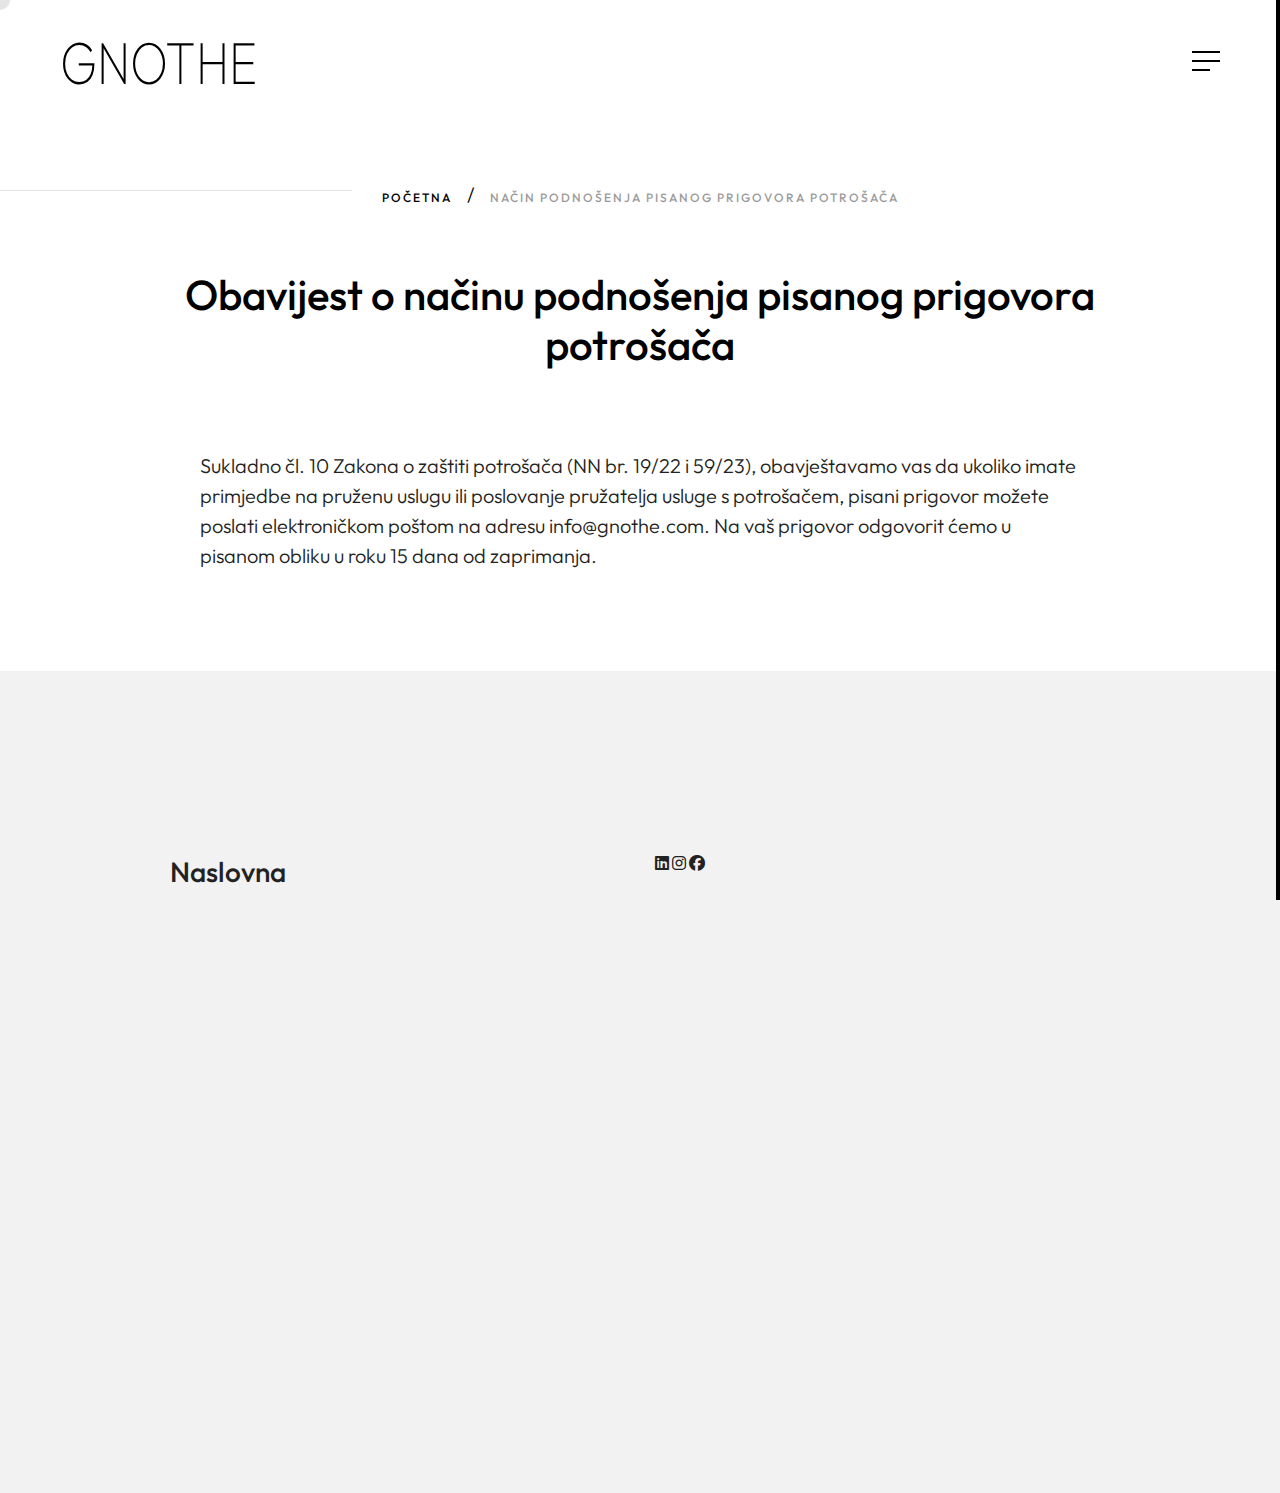
<file: terms.html>
<!DOCTYPE html>
<html lang="hr">
  <head>
    <meta charset="UTF-8" />
    <meta name="viewport" content="width=device-width, initial-scale=1.0" />
    <meta http-equiv="X-UA-Compatible" content="ie=edge" />

    <!-- SEO META TAGS -->
    <meta
      name="description"
      content="Politika privatnosti i kolačića GNOTHE g savjetovališta. Informacije o zaštiti osobnih podataka, GDPR usklađenosti i korištenju kolačića."
    />
    <meta
      name="keywords"
      content="politika privatnosti, GDPR, kolačići, zaštita podataka, privatnost, obrada podataka"
    />
    <meta name="author" content="Melita Zajkovski" />
    <meta name="robots" content="index, follow" />
    <link rel="canonical" href="https://www.gnothe.com/privacy-policy.html" />

    <!-- OPEN GRAPH / FACEBOOK -->
    <meta property="og:type" content="website" />
    <meta
      property="og:url"
      content="https://www.gnothe.com/privacy-policy.html"
    />
    <meta
      property="og:title"
      content="Politika privatnosti i kolačići | GNOTHE"
    />
    <meta
      property="og:description"
      content="Informacije o zaštiti osobnih podataka i korištenju kolačića na GNOTHE web stranici."
    />
    <meta
      property="og:image"
      content="https://www.gnothe.com/img/ICON-LOGO-lg.png"
    />
    <meta property="og:locale" content="hr_HR" />

    <!-- TWITTER CARD -->
    <meta name="twitter:card" content="summary" />
    <meta
      name="twitter:url"
      content="https://www.gnothe.com/privacy-policy.html"
    />
    <meta name="twitter:title" content="Politika privatnosti | GNOTHE" />
    <meta
      name="twitter:description"
      content="Informacije o zaštiti osobnih podataka i GDPR usklađenosti."
    />
    <meta
      name="twitter:image"
      content="https://www.gnothe.com/img/ICON-LOGO-lg.png"
    />

    <!-- FAVICON -->
    <link rel="icon" type="image/x-icon" href="/favicon.ico" sizes="any" />
    <link
      rel="icon"
      type="image/png"
      sizes="32x32"
      href="/img/ICON-LOGO-lg.png"
    />
    <link
      rel="icon"
      type="image/png"
      sizes="192x192"
      href="/img/ICON-LOGO-lg.png"
    />
    <link rel="apple-touch-icon" href="/img/ICON-LOGO-lg.png" />
    <meta name="msapplication-TileImage" content="/img/ICON-LOGO-lg.png" />
    <!-- bootstrap grid css -->
    <link rel="stylesheet" href="css/plugins/bootstrap-grid.css" />
    <!-- font awesome css -->
    <link rel="stylesheet" href="css/plugins/font-awesome.min.css" />
    <!-- swiper css -->
    <link rel="stylesheet" href="css/plugins/swiper.min.css" />
    <!-- fancybox css -->
    <link rel="stylesheet" href="css/plugins/fancybox.min.css" />
    <!-- Gnothe scss -->
    <link rel="stylesheet" href="css/style.css" />
    <link
      rel="stylesheet"
      href="https://cdnjs.cloudflare.com/ajax/libs/font-awesome/6.5.1/css/all.min.css"
    />
    <!-- Google Analytics s Consent Mode -->
    <!-- Google tag (gtag.js) -->
    <script
      async
      src="https://www.googletagmanager.com/gtag/js?id=G-H91S2EESLY"
    ></script>
    <script>
      window.dataLayer = window.dataLayer || [];
      function gtag() {
        dataLayer.push(arguments);
      }
      gtag("js", new Date());

      gtag("config", "G-H91S2EESLY");
    </script>

    <!-- Vaš cookie banner -->
    <link rel="stylesheet" href="css/plugins/cookie-banner.css" />

    <!-- page name -->
    <title>GNOTHE – Politika privatnosti i kolačići</title>
    <style>
      .about-hero {
        padding: 120px 0 80px;
        text-align: center;
      }
      .about-hero__breadcrumb {
        font-size: 14px;
        color: #999;
        text-transform: uppercase;
        letter-spacing: 2px;
        margin-bottom: 40px;
      }
      .about-hero__title {
        font-size: 48px;
        font-weight: 300;
        color: #333;
        margin-bottom: 20px;
        line-height: 1.2;
      }
      .about-hero__name {
        font-weight: 600;
        color: #000;
      }

      @media (max-width: 768px) {
        .about-hero__title {
          font-size: 36px;
        }
      }

      .policy-page {
        line-height: 1.5;
        color: #222;
        margin: 0;
      }
      .policy-wrap {
        max-width: 920px;
        margin: 0 auto;
      }
      .policy-section {
        margin: 0 0 24px;
      }
      .policy-title-xl {
        font-size: 44px;
        margin: 0 0 24px;
        font-weight: 800;
      }
      .policy-title-lg {
        font-size: 28px;
        margin: 40px 20px 16px;
        font-weight: 800;
      }
      .policy-paragraph {
        margin: 0 20px 12px;
      }
      .policy-list {
        margin: 0 0 12px 20px;
        padding: 0;
      }
      .policy-strong {
        font-weight: 700;
      }
      .policy-em {
        font-style: italic;
      }
      .policy-datalist {
        margin: 0;
      }
      .policy-term {
        font-weight: 700;
        margin: 0 0 2px;
      }
      .policy-desc {
        margin: 0 0 12px;
      }
    </style>
  </head>

  <body class="policy-page">
    <!-- wrapper -->
    <div class="mil-wrapper" id="top">
      <!-- cursor -->
      <div class="mil-ball">
        <span class="mil-icon-1">
          <svg viewBox="0 0 128 128">
            <path
              d="M106.1,41.9c-1.2-1.2-3.1-1.2-4.2,0c-1.2,1.2-1.2,3.1,0,4.2L116.8,61H11.2l14.9-14.9c1.2-1.2,1.2-3.1,0-4.2	c-1.2-1.2-3.1-1.2-4.2,0l-20,20c-1.2,1.2-1.2,3.1,0,4.2l20,20c0.6,0.6,1.4,0.9,2.1,0.9s1.5-0.3,2.1-0.9c1.2-1.2,1.2-3.1,0-4.2	L11.2,67h105.5l-14.9,14.9c-1.2,1.2-1.2,3.1,0,4.2c0.6,0.6,1.4,0.9,2.1,0.9s1.5-0.3,2.1-0.9l20-20c1.2-1.2,1.2-3.1,0-4.2L106.1,41.9	z"
            />
          </svg>
        </span>
        <div class="mil-more-text">Više</div>
        <div class="mil-choose-text">Odaberi</div>
      </div>
      <!-- cursor end -->

      <!-- scrollbar progress -->
      <div class="mil-progress-track">
        <div class="mil-progress"></div>
      </div>
      <!-- scrollbar progress end -->

      <!-- menu -->
      <div class="mil-menu-frame">
        <!-- frame clone -->
        <div class="mil-frame-top">
          <a href="index.html" class="mil-logo">
            <div class="gnothe-logo">
              <div class="gnothe-main">GNOTHE</div>
            </div>
          </a>
          <div class="mil-menu-btn">
            <span></span>
          </div>
        </div>
        <!-- frame clone end -->
        <div class="container">
          <div class="mil-menu-content">
            <div class="row">
              <div class="col-xl-5">
                <nav class="mil-main-menu" id="swupMenu">
                  <ul>
                    <li class="mil-has-children">
                      <a href="index.html">Naslovna</a>
                    </li>
                    <li class="mil-has-children">
                      <a href="test.html">Terapijski pristup</a>
                    </li>
                    <li class="mil-has-children">
                      <a href="about.html">O meni</a>
                    </li>

                    <li class="mil-has-children">
                      <a href="announcement.html">Najave</a>
                    </li>

                    <li class="mil-has-children">
                      <a href="contact.html">Kontakt</a>
                    </li>
                  </ul>
                </nav>
              </div>
              <div class="col-xl-7">
                <div class="mi-invert-fix">
                  <div class="mil-animation-frame">
                    <div
                      class="mil-animation mil-position-5 mil-scale"
                      data-value-1="4"
                      data-value-2="1"
                    ></div>
                    <div
                      class="mil-animation mil-position-6 mil-scale"
                      data-value-1="1"
                      data-value-2="1"
                    ></div>
                  </div>
                </div>
              </div>
            </div>
          </div>
        </div>
      </div>
      <!-- menu -->

      <!-- curtain -->
      <div class="mil-curtain"></div>
      <!-- curtain end -->

      <!-- frame -->
      <div class="mil-frame">
        <div class="mil-frame-top">
          <a href="index.html" class="mil-logo">
            <div class="gnothe-logo">
              <div class="gnothe-main">GNOTHE</div>
            </div>
          </a>
          <div class="mil-menu-btn">
            <span></span>
          </div>
        </div>
        <div class="mil-frame-bottom">
          <div class="mil-current-page"></div>
          <div class="mil-back-to-top">
            <a
              href="#top"
              class="mil-link mil-dark mil-arrow-place link-back-to-top"
            >
              <span>Početak</span>
            </a>
          </div>
        </div>
      </div>
      <!-- frame end -->

      <!-- content -->
      <div class="mil-content">
        <div id="swupMain" class="mil-main-transition">
          <!-- About Hero Section -->
          <section class="about-hero">
            <div class="mil-banner-content mil-up">
              <div class="container">
                <ul class="mil-breadcrumbs mil-mb-60">
                  <li><a href="index.html">Početna</a></li>
                  <li>
                    <a href="terms.html"
                      >Način podnošenja pisanog prigovora potrošača</a
                    >
                  </li>
                </ul>
                <h3 class="mil-mb-40">
                  Obavijest o načinu podnošenja pisanog prigovora potrošača
                </h3>
              </div>
            </div>
          </section>

          <div class="policy-wrap" style="margin-bottom: 100px">
            <p class="policy-paragraph">
              Sukladno čl. 10 Zakona o zaštiti potrošača (NN br. 19/22 i 59/23),
              obavještavamo vas da ukoliko imate primjedbe na pruženu uslugu ili
              poslovanje pružatelja usluge s potrošačem, pisani prigovor možete
              poslati elektroničkom poštom na adresu info@gnothe.com. Na vaš
              prigovor odgovorit ćemo u pisanom obliku u roku 15 dana od
              zaprimanja.
            </p>
          </div>

          <!-- footer -->
          <footer class="mil-soft-bg">
            <div class="mi-invert-fix">
              <div class="container mil-p-120-60">
                <div class="row align-items-start">
                  <!-- LIJEVA STRANA - NAVIGACIJA -->
                  <div class="col-md-5 col-lg-4 mil-mb-60">
                    <nav class="mil-footer-menu" style="padding-top: 0">
                      <ul>
                        <li class="mil-up">
                          <a href="index.html">Naslovna</a>
                        </li>
                        <li class="mil-up">
                          <a href="test.html">Terapijski pristup</a>
                        </li>
                        <li class="mil-up">
                          <a href="index.html#service" data-no-swup>Usluge</a>
                        </li>
                        <li class="mil-up">
                          <a href="about.html">O meni</a>
                        </li>
                        <li class="mil-up">
                          <a href="announcement.html">Najave</a>
                        </li>
                        <li class="mil-up">
                          <a href="contact.html">Kontakt</a>
                        </li>
                      </ul>
                    </nav>
                  </div>

                  <!-- DESNA STRANA - LOGO, PODACI O OBRTU I POLITIKA -->
                  <div
                    class="col-md-6 col-lg-5 offset-md-1 offset-lg-2 mil-mb-60 footer-logo"
                  >
                    <div class="social-links mil-up">
                      <a
                        href="#"
                        onclick="event.preventDefault(); window.open('https://www.linkedin.com/in/melita-zajkovski-7552829/', '_blank'); return false;"
                        class="social-icon"
                      >
                        <i class="fab fa-linkedin"></i>
                      </a>

                      <a
                        href="#"
                        onclick="event.preventDefault(); window.open('https://www.instagram.com/gnothe_spoznaj_sebe/', '_blank'); return false;"
                        class="social-icon"
                      >
                        <i class="fab fa-instagram"></i>
                      </a>

                      <a
                        href="#"
                        onclick="event.preventDefault(); window.open('https://www.facebook.com/profile.php?id=61583660043682', '_blank'); return false;"
                        class="social-icon"
                      >
                        <i class="fab fa-facebook"></i>
                      </a>
                    </div>

                    <!-- Podaci o obrtu -->
                    <div
                      class="mil-up"
                      style="
                        font-size: 13px;
                        line-height: 1.8;
                        color: #888;
                        padding-left: 0;
                      "
                    >
                      <p style="margin-bottom: 10px; margin-top: 0">
                        <span class="gnothe-main-privacy">GNOTHE</span>, obrt za
                        savjetovanje<br />
                        vl. Melita Zajkovski<br />
                        Hrvatske mladeži 6c, Zaprešić
                      </p>
                      <p style="margin-bottom: 20px">
                        MBO: 98518267<br />
                        IBAN: HR1823600001103043694
                      </p>
                    </div>

                    <!-- Politika privatnosti -->
                    <div class="mil-up">
                      <p
                        style="
                          font-size: 13px;
                          line-height: 1.8;
                          color: #888;
                          margin: 0;
                        "
                      >
                        <!-- <i>
                    <span class="gnothe-main-privacy">GNOTHE</span>, obrt za
                    savjetovanje
                  </i> -->
                        <!-- <br /> -->
                        <a href="privacy-policy.html" style="color: #689483">
                          Politika privatnosti
                        </a>
                      </p>
                    </div>
                    <div class="mil-up" style="margin-top: 10px">
                      <p style="">
                        <a href="terms.html" style="color: #689483">
                          Način podnošenja prigovora potrošača
                        </a>
                      </p>
                    </div>
                  </div>
                </div>
              </div>
            </div>
          </footer>
          <!-- footer end -->

          <!-- hidden elements -->
          <div class="mil-hidden-elements">
            <div class="mil-dodecahedron">
              <div class="mil-pentagon">
                <div></div>
                <div></div>
                <div></div>
                <div></div>
                <div></div>
              </div>
              <div class="mil-pentagon">
                <div></div>
                <div></div>
                <div></div>
                <div></div>
                <div></div>
              </div>
              <div class="mil-pentagon">
                <div></div>
                <div></div>
                <div></div>
                <div></div>
                <div></div>
              </div>
              <div class="mil-pentagon">
                <div></div>
                <div></div>
                <div></div>
                <div></div>
                <div></div>
              </div>
              <div class="mil-pentagon">
                <div></div>
                <div></div>
                <div></div>
                <div></div>
                <div></div>
              </div>
              <div class="mil-pentagon">
                <div></div>
                <div></div>
                <div></div>
                <div></div>
                <div></div>
              </div>
              <div class="mil-pentagon">
                <div></div>
                <div></div>
                <div></div>
                <div></div>
                <div></div>
              </div>
              <div class="mil-pentagon">
                <div></div>
                <div></div>
                <div></div>
                <div></div>
                <div></div>
              </div>
              <div class="mil-pentagon">
                <div></div>
                <div></div>
                <div></div>
                <div></div>
                <div></div>
              </div>
              <div class="mil-pentagon">
                <div></div>
                <div></div>
                <div></div>
                <div></div>
                <div></div>
              </div>
              <div class="mil-pentagon">
                <div></div>
                <div></div>
                <div></div>
                <div></div>
                <div></div>
              </div>
              <div class="mil-pentagon">
                <div></div>
                <div></div>
                <div></div>
                <div></div>
                <div></div>
              </div>
            </div>

            <svg
              xmlns="http://www.w3.org/2000/svg"
              viewBox="0 0 24 24"
              class="mil-arrow"
            >
              <path
                d="M 14 5.3417969 C 13.744125 5.3417969 13.487969 5.4412187 13.292969 5.6367188 L 13.207031 5.7226562 C 12.816031 6.1136563 12.816031 6.7467188 13.207031 7.1367188 L 17.070312 11 L 4 11 C 3.448 11 3 11.448 3 12 C 3 12.552 3.448 13 4 13 L 17.070312 13 L 13.207031 16.863281 C 12.816031 17.254281 12.816031 17.887344 13.207031 18.277344 L 13.292969 18.363281 C 13.683969 18.754281 14.317031 18.754281 14.707031 18.363281 L 20.363281 12.707031 C 20.754281 12.316031 20.754281 11.682969 20.363281 11.292969 L 14.707031 5.6367188 C 14.511531 5.4412187 14.255875 5.3417969 14 5.3417969 z"
              />
            </svg>

            <svg
              width="250"
              viewBox="0 0 300 1404"
              fill="none"
              xmlns="http://www.w3.org/2000/svg"
              class="mil-lines"
            >
              <path
                fill-rule="evenodd"
                clip-rule="evenodd"
                d="M1 892L1 941H299V892C299 809.71 232.29 743 150 743C67.7096 743 1 809.71 1 892ZM0 942H300V892C300 809.157 232.843 742 150 742C67.1573 742 0 809.157 0 892L0 942Z"
                class="mil-move"
              />
              <path
                fill-rule="evenodd"
                clip-rule="evenodd"
                d="M299 146V97L1 97V146C1 228.29 67.7096 295 150 295C232.29 295 299 228.29 299 146ZM300 96L0 96V146C0 228.843 67.1573 296 150 296C232.843 296 300 228.843 300 146V96Z"
                class="mil-move"
              />
              <path
                fill-rule="evenodd"
                clip-rule="evenodd"
                d="M299 1H1V1403H299V1ZM0 0V1404H300V0H0Z"
              />
              <path
                fill-rule="evenodd"
                clip-rule="evenodd"
                d="M150 -4.37115e-08L150 1404L149 1404L149 0L150 -4.37115e-08Z"
              />
              <path
                fill-rule="evenodd"
                clip-rule="evenodd"
                d="M150 1324C232.29 1324 299 1257.29 299 1175C299 1092.71 232.29 1026 150 1026C67.7096 1026 1 1092.71 1 1175C1 1257.29 67.7096 1324 150 1324ZM150 1325C232.843 1325 300 1257.84 300 1175C300 1092.16 232.843 1025 150 1025C67.1573 1025 0 1092.16 0 1175C0 1257.84 67.1573 1325 150 1325Z"
                class="mil-move"
              />
              <path
                fill-rule="evenodd"
                clip-rule="evenodd"
                d="M300 1175H0V1174H300V1175Z"
                class="mil-move"
              />
              <path
                fill-rule="evenodd"
                clip-rule="evenodd"
                d="M150 678C232.29 678 299 611.29 299 529C299 446.71 232.29 380 150 380C67.7096 380 1 446.71 1 529C1 611.29 67.7096 678 150 678ZM150 679C232.843 679 300 611.843 300 529C300 446.157 232.843 379 150 379C67.1573 379 0 446.157 0 529C0 611.843 67.1573 679 150 679Z"
                class="mil-move"
              />
              <path
                fill-rule="evenodd"
                clip-rule="evenodd"
                d="M299 380H1V678H299V380ZM0 379V679H300V379H0Z"
                class="mil-move"
              />
            </svg>
          </div>
          <!-- hidden elements end -->
        </div>
      </div>
      <!-- content -->
    </div>
    <!-- wrapper end -->

    <!-- Cookie Banner -->
    <div id="cookieBanner" class="cookie-banner">
      <button
        class="close-x"
        onclick="closeBanner()"
        aria-label="Zatvori obavijest"
      >
        ×
      </button>
      <div class="cookie-content">
        <div class="cookie-icon">🌿</div>
        <div class="cookie-body">
          <p class="cookie-text">
            Koristimo kolačiće kako bismo poboljšali vaše korisničko iskustvo i
            analizirali promet na stranici. Više informacija možete pronaći u
            našoj
            <a href="/privacy-policy.html" class="cookie-link"
              >politici privatnosti</a
            >.
          </p>
          <div class="cookie-buttons">
            <button class="btn-accept" onclick="acceptCookies()">
              Prihvaćam
            </button>
            <button class="btn-reject" onclick="rejectCookies()">
              Ne, hvala
            </button>
          </div>
        </div>
      </div>
    </div>

    <!-- jQuery js -->
    <script src="js/plugins/jquery.min.js"></script>
    <!-- swup js -->
    <script src="js/plugins/swup.min.js"></script>
    <!-- swiper js -->
    <script src="js/plugins/swiper.min.js"></script>
    <!-- fancybox js -->
    <script src="js/plugins/fancybox.min.js"></script>
    <!-- gsap js -->
    <script src="js/plugins/gsap.min.js"></script>
    <!-- scroll smoother -->
    <script src="js/plugins/smooth-scroll.js"></script>
    <!-- scroll trigger js -->
    <script src="js/plugins/ScrollTrigger.min.js"></script>
    <!-- scroll to js -->
    <script src="js/plugins/ScrollTo.min.js"></script>
    <!-- Gnothe js -->
    <script src="js/main.js"></script>

    <script>
      // consent-manager.js - GNOTHE Psihoterapija
      // Upravljanje kolačićima i GDPR pristankom

      // ========================================
      // GLAVNE FUNKCIJE ZA PRISTANAK
      // ========================================

      /**
       * Funkcija kada korisnik prihvati kolačiće
       */
      function acceptCookies() {
        // Spremi pristanak u localStorage
        localStorage.setItem("cookieConsent", "accepted");
        localStorage.setItem("consentDate", new Date().toISOString());

        // Zapamti koje kategorije su prihvaćene
        const consentDetails = {
          necessary: true,
          analytics: true,
          timestamp: new Date().toISOString(),
        };
        localStorage.setItem("consentDetails", JSON.stringify(consentDetails));

        // Aktiviraj Google Analytics
        activateGoogleAnalytics();

        // Sakrij banner
        hideCookieBanner();

        // Opcionalno: pošalji event u GA
        if (typeof gtag !== "undefined") {
          gtag("event", "cookie_consent", {
            event_category: "engagement",
            event_label: "accepted",
          });
        }

        console.log(
          "✓ Kolačići prihvaćeni:",
          new Date().toLocaleString("hr-HR")
        );
      }

      /**
       * Funkcija kada korisnik odbije kolačiće
       */
      function rejectCookies() {
        // Spremi odbijanje
        localStorage.setItem("cookieConsent", "rejected");
        localStorage.setItem("consentDate", new Date().toISOString());

        // Zapamti koje kategorije su odbijene
        const consentDetails = {
          necessary: true, // Nužni uvijek aktivni
          analytics: false,
          timestamp: new Date().toISOString(),
        };
        localStorage.setItem("consentDetails", JSON.stringify(consentDetails));

        // Obriši postojeće Google Analytics kolačiće
        deleteGoogleAnalyticsCookies();

        // Sakrij banner
        hideCookieBanner();

        console.log("✗ Kolačići odbijeni:", new Date().toLocaleString("hr-HR"));
      }

      /**
       * Funkcija za zatvaranje bannera bez odluke (X gumb)
       */
      function closeBanner() {
        // Zapamti da je banner zatvoren za ovu sesiju
        sessionStorage.setItem("cookieBannerClosed", "true");

        // Sakrij banner
        hideCookieBanner();

        console.log("Banner zatvoren bez odluke");
      }

      // ========================================
      // POMOĆNE FUNKCIJE
      // ========================================

      /**
       * Prikaži cookie banner
       */
      function showCookieBanner() {
        const banner = document.getElementById("cookieBanner");
        if (banner) {
          banner.classList.add("show");
          console.log("Cookie banner prikazan");

          // Fokusiraj na banner za pristupačnost
          const acceptBtn = banner.querySelector(".btn-accept");
          if (acceptBtn) {
            setTimeout(() => acceptBtn.focus(), 500);
          }
        }
      }

      /**
       * Sakrij cookie banner
       */
      function hideCookieBanner() {
        const banner = document.getElementById("cookieBanner");
        if (banner) {
          banner.classList.remove("show");
          // Potpuno ukloni nakon animacije
          setTimeout(() => {
            banner.style.display = "none";
          }, 500);
        }
      }

      /**
       * Aktiviraj Google Analytics
       */
      function activateGoogleAnalytics() {
        if (typeof gtag !== "undefined") {
          // Ažuriraj consent status
          gtag("consent", "update", {
            analytics_storage: "granted",
            ad_storage: "denied", // Ne koristimo marketing kolačiće
            functionality_storage: "granted",
            personalization_storage: "denied",
            security_storage: "granted",
          });

          console.log("📊 Google Analytics aktiviran");

          // Pošalji pageview event
          gtag("event", "page_view", {
            page_title: document.title,
            page_location: window.location.href,
            page_path: window.location.pathname,
          });
        } else {
          console.warn("Google Analytics (gtag) nije učitan");
        }
      }

      /**
       * Obriši Google Analytics kolačiće
       */
      function deleteGoogleAnalyticsCookies() {
        // Lista GA kolačića
        const gaCookies = ["_ga", "_gid", "_gat", "_ga_"];

        // Obriši sve GA kolačiće
        document.cookie.split(";").forEach((cookie) => {
          const eqPos = cookie.indexOf("=");
          const name =
            eqPos > -1 ? cookie.substr(0, eqPos).trim() : cookie.trim();

          // Provjeri je li GA kolačić
          if (gaCookies.some((gaCookie) => name.startsWith(gaCookie))) {
            // Obriši kolačić
            document.cookie = `${name}=; expires=Thu, 01 Jan 1970 00:00:00 GMT; path=/`;
            document.cookie = `${name}=; expires=Thu, 01 Jan 1970 00:00:00 GMT; path=/; domain=.${window.location.hostname}`;
            console.log(`Obrisan kolačić: ${name}`);
          }
        });
      }

      /**
       * Provjeri status pristanka pri učitavanju stranice
       */
      function checkCookieStatus() {
        const consent = localStorage.getItem("cookieConsent");
        const bannerClosed = sessionStorage.getItem("cookieBannerClosed");

        console.log("Status pristanka:", consent || "nema odluke");

        // Ako je korisnik već dao pristanak
        if (consent === "accepted") {
          // Aktiviraj Google Analytics odmah
          activateGoogleAnalytics();
          return;
        }

        // Ako je korisnik odbio, osiguraj da GA ostane neaktivan
        if (consent === "rejected") {
          deleteGoogleAnalyticsCookies();
          return;
        }

        // Ako nema odluke i banner nije zatvoren u ovoj sesiji
        if (!consent && !bannerClosed) {
          // Pokaži banner nakon 1.5 sekunde
          setTimeout(() => {
            showCookieBanner();
          }, 1500);
        }
      }

      /**
       * Revidiraj pristanak (za Privacy Policy stranicu)
       */
      function reviseCookieConsent() {
        // Obriši postojeći pristanak
        localStorage.removeItem("cookieConsent");
        localStorage.removeItem("consentDate");
        localStorage.removeItem("consentDetails");
        sessionStorage.removeItem("cookieBannerClosed");

        // Obriši kolačiće
        deleteGoogleAnalyticsCookies();

        // Ponovno pokaži banner
        showCookieBanner();

        console.log("Pristanak resetiran - banner ponovno prikazan");
      }

      // ========================================
      // FUNKCIJE ZA PRIVACY POLICY STRANICU
      // ========================================

      /**
       * Prikaži trenutni status pristanka
       */
      function displayConsentStatus() {
        const consent = localStorage.getItem("cookieConsent");
        const consentDate = localStorage.getItem("consentDate");
        const consentDetails = localStorage.getItem("consentDetails");

        const statusElement = document.getElementById("consent-status");
        if (statusElement) {
          let statusHTML = "<h3>Vaš trenutni pristanak:</h3>";

          if (consent) {
            const date = new Date(consentDate).toLocaleString("hr-HR");
            statusHTML += `<p>Status: <strong>${
              consent === "accepted" ? "Prihvaćen" : "Odbijen"
            }</strong></p>`;
            statusHTML += `<p>Datum: ${date}</p>`;

            if (consentDetails) {
              const details = JSON.parse(consentDetails);
              statusHTML += "<p>Kategorije:</p><ul>";
              statusHTML += `<li>Nužni kolačići: ✓</li>`;
              statusHTML += `<li>Analitički kolačići: ${
                details.analytics ? "✓" : "✗"
              }</li>`;
              statusHTML += "</ul>";
            }

            statusHTML +=
              '<button onclick="reviseCookieConsent()" class="btn-revise">Promijeni postavke</button>';
          } else {
            statusHTML += "<p>Niste još dali pristanak za kolačiće.</p>";
          }

          statusElement.innerHTML = statusHTML;
        }
      }

      // ========================================
      // EVENT LISTENERS
      // ========================================

      /**
       * Dodaj keyboard support za pristupačnost
       */
      function setupAccessibility() {
        const banner = document.getElementById("cookieBanner");
        if (!banner) return;

        // ESC zatvara banner
        document.addEventListener("keydown", (e) => {
          if (e.key === "Escape" && banner.classList.contains("show")) {
            closeBanner();
          }
        });

        // Tab trap unutar bannera kada je otvoren
        const focusableElements = banner.querySelectorAll(
          'button, a[href], [tabindex]:not([tabindex="-1"])'
        );

        if (focusableElements.length > 0) {
          const firstElement = focusableElements[0];
          const lastElement = focusableElements[focusableElements.length - 1];

          lastElement.addEventListener("keydown", (e) => {
            if (e.key === "Tab" && !e.shiftKey) {
              e.preventDefault();
              firstElement.focus();
            }
          });

          firstElement.addEventListener("keydown", (e) => {
            if (e.key === "Tab" && e.shiftKey) {
              e.preventDefault();
              lastElement.focus();
            }
          });
        }
      }

      // ========================================
      // INICIJALIZACIJA
      // ========================================

      /**
       * Inicijaliziraj cookie banner sustav
       */
      function initCookieBanner() {
        // Provjeri status pristanka
        checkCookieStatus();

        // Postavi pristupačnost
        setupAccessibility();

        // Ako smo na Privacy Policy stranici, prikaži status
        if (window.location.pathname.includes("privacy")) {
          displayConsentStatus();
        }

        console.log("Cookie banner sustav inicijaliziran");
      }

      // ========================================
      // POKRENI KAD SE DOM UČITA
      // ========================================

      // Provjeri je li DOM već učitan
      if (document.readyState === "loading") {
        document.addEventListener("DOMContentLoaded", initCookieBanner);
      } else {
        // DOM je već učitan
        initCookieBanner();
      }

      // ========================================
      // EXPORT FUNKCIJA (za debugging)
      // ========================================

      // Omogući pristup funkcijama iz konzole za testiranje
      window.cookieBanner = {
        accept: acceptCookies,
        reject: rejectCookies,
        close: closeBanner,
        reset: reviseCookieConsent,
        checkStatus: () => {
          console.log("Consent:", localStorage.getItem("cookieConsent"));
          console.log("Date:", localStorage.getItem("consentDate"));
          console.log("Details:", localStorage.getItem("consentDetails"));
        },
      };

      // Log verziju skripte
      console.log("Cookie Banner v1.0 - GNOTHE Psihoterapija");
    </script>
  </body>
</html>
</file>
<file: css/style.css>
/* -------------------------------------------

Name: 		Ruizarch
Version:    1.0
Developer:	Nazar Miller (millerDigitalDesign)
Portfolio:  https://themeforest.net/user/millerdigitaldesign/portfolio?ref=MillerDigitalDesign

p.s. I am available for Freelance hire (UI design, web development). email: miller.themes@gmail.com

------------------------------------------- */
/*--------------------------------------------

1. common
    - main
    - typography
    - link
    - button
    - form
    - breadcrumbs
    - backgrounds
    - spaces
2. components
    - preloader
    - cursor
    - hidden elements
    - scrollbar
    - frame
    - menu button
    - menu 
    - banner
    - circle text
    - lines
    - dodecahedron
    - about
    - partners
    - services
    - team
    - social icons
    - revievs
    - blog
    - footer
    - portfolio
    - map
    - accordion
    - price
    - 404
    - images
    - page transitions


--------------------------------------------*/
@import url("https://fonts.googleapis.com/css2?family=Outfit:wght@100;200;300;400;500;600;700;800;900&display=swap");
@import url(https://cdnjs.cloudflare.com/ajax/libs/font-awesome/5.15.0/css/all.min.css);
@import url(https://fonts.googleapis.com/css2?family=Roboto:ital,wght@0,100..900;1,100..900&display=swap);

/* -------------------------------------------

main

------------------------------------------- */
*,
*:before,
*:after {
  -webkit-box-sizing: border-box;
  box-sizing: border-box;
  padding: 0;
  margin: 0;
}

html,
body {
  padding: 0;
  margin: 0;
  /* font-family: "Roboto", sans-serif; */
  font-family: "Outfit", sans-serif;
  overflow-x: hidden;
  font-size: 16px;
  font-weight: 300;
  color: rgba(0, 0, 0, 0.5);
  line-height: 150%;
  -ms-scroll-chaining: none;
  overscroll-behavior: none;
}
@media screen and (max-width: 768px) {
  html,
  body {
    font-size: 15px;
  }
}

*::-moz-selection {
  color: inherit;
  background-color: transparent;
}

*::selection {
  color: inherit;
  background-color: transparent;
}

.mil-wrapper {
  position: relative;
  overflow: hidden;
  max-width: 100%;
}

.container {
  pointer-events: all;
}

.mil-relative {
  position: relative;
}

.mil-o-hidden {
  overflow: hidden;
}

.mil-flex {
  display: -webkit-box;
  display: -ms-flexbox;
  display: flex;
}

.mil-vert-between {
  display: -webkit-box;
  display: -ms-flexbox;
  display: flex;
  -webkit-box-orient: vertical;
  -webkit-box-direction: normal;
  -ms-flex-direction: column;
  flex-direction: column;
  -webkit-box-pack: justify;
  -ms-flex-pack: justify;
  justify-content: space-between;
  height: 100%;
}

@media screen and (max-width: 992px) {
  .mil-mobile-hidden {
    display: none;
  }
}

section {
  position: relative;
  overflow: hidden;
}

/* -------------------------------------------

typography

------------------------------------------- */
h1,
.mil-h1,
h2,
.mil-h12,
h3,
.mil-h3,
h4,
.mil-h4,
h5,
.mil-h5,
h6,
.mil-h6 {
  font-family: "Outfit", sans-serif;
  color: rgb(0, 0, 0);
  font-weight: 500;
  line-height: 120%;
}
@media screen and (max-width: 768px) {
  h1 br,
  .mil-h1 br,
  h2 br,
  .mil-h12 br,
  h3 br,
  .mil-h3 br,
  h4 br,
  .mil-h4 br,
  h5 br,
  .mil-h5 br,
  h6 br,
  .mil-h6 br {
    display: none;
  }
}

h1,
.mil-h1 {
  font-size: 86px;
}
@media screen and (max-width: 1400px) {
  h1,
  .mil-h1 {
    font-size: 74px;
  }
}
@media screen and (max-width: 1200px) {
  h1,
  .mil-h1 {
    font-size: 72px;
  }
}
@media screen and (max-width: 992px) {
  h1,
  .mil-h1 {
    font-size: 58px;
  }
}
@media screen and (max-width: 768px) {
  h1,
  .mil-h1 {
    font-size: 34px;
  }
}

h2,
.mil-h2 {
  font-size: 68px;
  line-height: 120%;
}
@media screen and (max-width: 1200px) {
  h2,
  .mil-h2 {
    font-size: 56px;
  }
}
@media screen and (max-width: 992px) {
  h2,
  .mil-h2 {
    font-size: 44px;
  }
}
@media screen and (max-width: 768px) {
  h2,
  .mil-h2 {
    font-size: 36px;
  }
}

h3,
.mil-h3 {
  font-size: 42px;
}
@media screen and (max-width: 1200px) {
  h3,
  .mil-h3 {
    font-size: 39px;
  }
}
@media screen and (max-width: 992px) {
  h3,
  .mil-h3 {
    font-size: 36px;
  }
}
@media screen and (max-width: 768px) {
  h3,
  .mil-h3 {
    font-size: 30px;
  }
}

h4,
.mil-h4 {
  font-size: 28px;
}
@media screen and (max-width: 1200px) {
  h4,
  .mil-h4 {
    font-size: 26px;
  }
}
@media screen and (max-width: 992px) {
  h4,
  .mil-h4 {
    font-size: 24px;
  }
}
@media screen and (max-width: 768px) {
  h4,
  .mil-h4 {
    font-size: 22px;
  }
}

h5,
.mil-h5 {
  font-size: 20px;
  line-height: 150%;
}
@media screen and (max-width: 768px) {
  h5,
  .mil-h5 {
    font-size: 18px;
  }
}

h6,
.mil-h6 {
  font-size: 18px;
  line-height: 150%;
}
@media screen and (max-width: 1200px) {
  h6,
  .mil-h6 {
    font-size: 17px;
  }
}
@media screen and (max-width: 992px) {
  h6,
  .mil-h6 {
    font-size: 16px;
  }
}
@media screen and (max-width: 768px) {
  h6,
  .mil-h6 {
    font-size: 21px;
  }
}

.mil-no-wrap {
  white-space: nowrap;
}

blockquote {
  padding: 60px;
  background-color: rgba(0, 0, 0, 0.05);
  font-size: 18px;
  color: rgb(0, 0, 0);
  font-style: italic;
  border-left: solid 4px #689483;
}
@media screen and (max-width: 768px) {
  blockquote {
    padding: 30px;
    font-size: 16px;
  }
}

.mil-text-sm {
  font-size: 15px;
}

.mil-text-lg {
  font-size: 18px;
  line-height: 170%;
}

.mil-text-xl {
  font-size: 22px;
  line-height: 180%;
}
@media screen and (max-width: 768px) {
  .mil-text-xl {
    font-size: 20px;
  }
}

.mil-upper {
  text-transform: uppercase;
  font-size: 12px;
  font-weight: 500;
  letter-spacing: 2px;
}

.mil-bold {
  font-weight: 500;
}

.mil-thin {
  font-weight: 100;
}

a {
  color: inherit;
  text-decoration: none;
}

.mil-complex-title {
  line-height: normal;
}

.mil-accent {
  color: #689483;
}

.mil-light {
  color: rgb(255, 255, 255) !important;
}
.mil-light a {
  color: rgb(255, 255, 255) !important;
}

.mil-muted {
  color: rgba(255, 255, 255, 0.9);
}

.mil-dark {
  color: rgb(0, 0, 0);
}

.mil-light-soft {
  color: rgba(255, 255, 255, 0.4);
}

.mil-dark-soft {
  color: rgba(0, 0, 0, 0.5);
}

.mil-marker {
  background-color: #689483;
  padding: 0 5px;
}

.mil-center {
  text-align: center;
}

.mil-left {
  text-align: left;
}

.mil-right {
  text-align: right;
}

@media screen and (max-width: 576px) {
  .mil-sm-center {
    text-align: center;
  }
}

.mil-suptitle {
  position: relative;
  display: block;
  margin-bottom: 60px;
}
.mil-suptitle:before {
  content: "";
  position: absolute;
  right: calc(100% + 30px);
  top: 10px;
  width: 600px;
  height: 1px;
  background-color: rgb(255, 255, 255);
  opacity: 0.2;
}
.mil-suptitle.mil-suptitle-right {
  text-align: right;
}
.mil-suptitle.mil-suptitle-right:before {
  left: calc(100% + 30px);
}
@media screen and (max-width: 768px) {
  .mil-suptitle.mil-suptitle-right {
    text-align: center;
  }
  .mil-suptitle.mil-suptitle-right:before {
    display: none;
  }
}
.mil-suptitle.mil-suptitle-dark:before {
  background-color: rgb(0, 0, 0);
  opacity: 0.1;
}
@media screen and (max-width: 768px) {
  .mil-suptitle {
    margin-bottom: 60px;
  }
}

.mil-divider {
  width: 100%;
  height: 1px;
  background-color: rgba(255, 255, 255, 0.1);
}

.mil-img-frame {
  display: flex;
  flex-direction: column;
  justify-content: center;
  overflow: hidden;
  width: 100%;
}

.mil-img-frame img {
  width: 100%;
  height: 100%;
  border-radius: 12px;
  -o-object-fit: cover;
  object-fit: cover;
  -o-object-position: center;
  object-position: center;
}

/* -------------------------------------------

link

------------------------------------------- */
.mil-link {
  cursor: pointer;
  display: -webkit-inline-box;
  display: -ms-inline-flexbox;
  display: inline-flex;
  -webkit-box-align: center;
  -ms-flex-align: center;
  align-items: center;
  font-weight: 500;
  text-transform: uppercase;
  letter-spacing: 2px;
  font-size: 12px;
}
.mil-link svg {
  margin-left: 15px;
  border-radius: 50%;
  width: 40px;
  height: 40px;
  padding: 10px;
  background-color: rgba(255, 255, 255, 0.1);
  -webkit-transition: 0.4s cubic-bezier(0, 0, 0.3642, 1);
  transition: 0.4s cubic-bezier(0, 0, 0.3642, 1);
}
.mil-link svg path {
  /* fill: rgb(255, 255, 255); */
}
.mil-link.mil-accent svg {
  background-color: rgba(255, 255, 255, 0.1);
  -webkit-transition: 0.4s cubic-bezier(0, 0, 0.3642, 1);
  transition: 0.4s cubic-bezier(0, 0, 0.3642, 1);
}
.mil-link.mil-accent svg path {
  fill: #689483;
}
.mil-link.mil-dark svg {
  background-color: rgba(0, 0, 0, 0.1);
  -webkit-transition: 0.4s cubic-bezier(0, 0, 0.3642, 1);
  transition: 0.4s cubic-bezier(0, 0, 0.3642, 1);
}
.mil-link.mil-dark svg path {
  fill: rgb(0, 0, 0);
}
.mil-link:hover svg {
  -webkit-transform: scale(1.15);
  transform: scale(1.15);
}
.mil-link.mil-down-arrow svg {
  -webkit-transform: rotate(90deg);
  transform: rotate(90deg);
}
.mil-link.mil-down-arrow:hover svg {
  -webkit-transform: scale(1.15) rotate(90deg);
  transform: scale(1.15) rotate(90deg);
}
.mil-link.mil-icon-left {
  display: -webkit-box;
  display: -ms-flexbox;
  display: flex;
  -webkit-box-orient: horizontal;
  -webkit-box-direction: reverse;
  -ms-flex-direction: row-reverse;
  flex-direction: row-reverse;
}
.mil-link.mil-icon-left svg {
  margin-left: 0;
  margin-right: 15px;
  -webkit-transform: rotate(180deg);
  transform: rotate(180deg);
}
.mil-link.mil-icon-left:hover svg {
  -webkit-transform: scale(1.15) rotate(180deg);
  transform: scale(1.15) rotate(180deg);
}

/* -------------------------------------------

button

------------------------------------------- */
.mil-button {
  cursor: pointer;
  display: -webkit-inline-box;
  display: -ms-inline-flexbox;
  display: inline-flex;
  -webkit-box-align: center;
  -ms-flex-align: center;
  align-items: center;
  -webkit-box-pack: center;
  -ms-flex-pack: center;
  justify-content: center;
  border: none;
  letter-spacing: 2px;
  font-size: 12px;
  background-color: #689483;
  color: rgb(0, 0, 0);
  border-radius: 70px;
  padding: 0 15px 0 50px;
  height: 70px;
  text-transform: uppercase;
  font-weight: 500;
  -webkit-transition: 0.4s cubic-bezier(0, 0, 0.3642, 1);
  transition: 0.4s cubic-bezier(0, 0, 0.3642, 1);
}
.mil-button span {
  white-space: nowrap;
}
.mil-button svg {
  margin-left: 30px;
  border-radius: 50%;
  width: 40px;
  height: 40px;
  padding: 10px;
  background-color: rgb(0, 0, 0);
  -webkit-transition: 0.4s cubic-bezier(0, 0, 0.3642, 1);
  transition: 0.4s cubic-bezier(0, 0, 0.3642, 1);
}
.mil-button svg path {
  fill: #689483;
}
.mil-button.mil-icon-button {
  padding: 15px;
}
.mil-button.mil-icon-button svg {
  margin-left: 0;
}
.mil-button.mil-icon-button-sm {
  padding: 0;
  height: 40px;
}
.mil-button.mil-icon-button-sm svg {
  margin-left: 0;
  background-color: #689483;
}
.mil-button.mil-icon-button-sm svg path {
  fill: rgb(0, 0, 0);
}
.mil-button:hover {
  -webkit-transform: scale(1.015);
  transform: scale(1.015);
  -webkit-filter: brightness(110%);
  filter: brightness(110%);
}
.mil-button:hover svg {
  -webkit-transform: scale(1.15);
  transform: scale(1.15);
}
.mil-button.mil-arrow-down svg {
  -webkit-transform: rotate(90deg);
  transform: rotate(90deg);
}
.mil-button.mil-arrow-down:hover {
  -webkit-transform: scale(1.015);
  transform: scale(1.015);
  -webkit-filter: brightness(110%);
  filter: brightness(110%);
}
.mil-button.mil-arrow-down:hover svg {
  -webkit-transform: scale(1.15) rotate(90deg);
  transform: scale(1.15) rotate(90deg);
}
@media screen and (max-width: 992px) {
  .mil-button {
    height: 60px;
    padding: 0 10px 0 40px;
  }
  .mil-button svg {
    margin-left: 25px;
  }
}

/* -------------------------------------------

form

------------------------------------------- */
input,
textarea {
  position: relative;
  height: 70px;
  padding: 0 30px;
  width: 100%;
  font-size: 12px;
  /* text-transform: uppercase; */
  letter-spacing: 2px;
  font-weight: 500;
  font-family: "Outfit", sans-serif;
  color: rgb(0, 0, 0);
  border: none;
  border-bottom: solid 1px rgba(0, 0, 0, 0.2);
  margin-bottom: 30px;
}
input:focus,
textarea:focus {
  outline: inherit;
}
input::-webkit-input-placeholder,
textarea::-webkit-input-placeholder {
  font-size: 12px;
  text-transform: uppercase;
  letter-spacing: 2px;
  font-weight: 500;
  color: rgba(0, 0, 0, 0.6);
  opacity: 1;
  -webkit-text-fill-color: rgba(0, 0, 0, 0.6);
}
input::-moz-placeholder,
textarea::-moz-placeholder {
  font-size: 12px;
  text-transform: uppercase;
  letter-spacing: 2px;
  font-weight: 500;
  color: rgba(0, 0, 0, 0.6);
  opacity: 1;
}
input:-ms-input-placeholder,
textarea:-ms-input-placeholder {
  font-size: 12px;
  text-transform: uppercase;
  letter-spacing: 2px;
  font-weight: 500;
  color: rgba(0, 0, 0, 0.6);
  opacity: 1;
}
input::-ms-input-placeholder,
textarea::-ms-input-placeholder {
  font-size: 12px;
  text-transform: uppercase;
  letter-spacing: 2px;
  font-weight: 500;
  color: rgba(0, 0, 0, 0.6);
  opacity: 1;
}
input::placeholder,
textarea::placeholder {
  font-size: 12px;
  text-transform: uppercase;
  letter-spacing: 2px;
  font-weight: 500;
  color: rgba(0, 0, 0, 0.6);
  opacity: 1;
}

textarea {
  padding: 15px 30px;
  height: 300px;
}

/* iOS Safari specifični stilovi za input i textarea */
@supports (-webkit-touch-callout: none) {
  input,
  textarea {
    -webkit-appearance: none;
    appearance: none;
    -webkit-text-fill-color: rgba(0, 0, 0, 1);
  }

  input::placeholder,
  textarea::placeholder {
    -webkit-text-fill-color: rgba(0, 0, 0, 0.6);
    opacity: 1;
  }
}

/* -------------------------------------------

breadcrumbs

------------------------------------------- */
.mil-breadcrumbs {
  display: -webkit-inline-box;
  display: -ms-inline-flexbox;
  display: inline-flex;
  -webkit-box-align: center;
  -ms-flex-align: center;
  align-items: center;
  position: relative;
}
.mil-breadcrumbs:before {
  content: "";
  position: absolute;
  right: calc(100% + 30px);
  top: 10px;
  width: 100vw;
  height: 1px;
  background-color: rgba(0, 0, 0, 0.1);
}
.mil-breadcrumbs li {
  list-style-type: none;
}
.mil-breadcrumbs li:after {
  content: "/";
  margin: 0 15px;
  color: rgb(0, 0, 0);
}
.mil-breadcrumbs li a {
  color: rgb(0, 0, 0);
  text-transform: uppercase;
  letter-spacing: 2px;
  font-weight: 500;
  font-size: 12px;
  white-space: nowrap;
  -webkit-transition: 0.2s cubic-bezier(0, 0, 0.3642, 1);
  transition: 0.2s cubic-bezier(0, 0, 0.3642, 1);
}
.mil-breadcrumbs li a:hover {
  color: #689483;
}
.mil-breadcrumbs li:last-child {
  margin-right: 0;
  cursor: not-allowed;
}
.mil-breadcrumbs li:last-child a {
  opacity: 0.4;
  pointer-events: none;
}
.mil-breadcrumbs li:last-child:after {
  display: none;
}
.mil-breadcrumbs.mil-light:before {
  background-color: rgba(255, 255, 255, 0.1);
}
.mil-breadcrumbs.mil-light li:after {
  color: rgba(255, 255, 255, 0.9);
}
.mil-breadcrumbs.mil-light li a:hover {
  color: #689483 !important;
}
.mil-breadcrumbs.mil-center {
  -webkit-box-pack: center;
  -ms-flex-pack: center;
  justify-content: center;
}

/* -------------------------------------------

backgrounds

------------------------------------------- */
.mil-dark-bg {
  position: relative;
}
.mil-dark-bg:before {
  content: "";
  width: 100%;
  height: 100%;
  position: absolute;
  pointer-events: none;
  z-index: 2;
  -webkit-backdrop-filter: invert(100%);
  backdrop-filter: invert(100%);
}
.mil-dark-bg .mi-invert-fix {
  height: 100%;
  position: relative;
  pointer-events: none;
  z-index: 3;
}
.mil-dark-bg .mi-invert-fix .container {
  pointer-events: all;
}
.mil-soft-bg-banner {
  background-color: rgb(242, 242, 242);
}
.mil-soft-bg-banner {
  content: "";
  width: 100%;
  height: 100%;
  pointer-events: none;
}
.mil-soft-bg-banner .mi-invert-fix {
  height: 100%;
  position: relative;
  pointer-events: none;
}
.mil-soft-bg-banner .mi-invert-fix .container {
  pointer-events: all;
}
.mil-soft-bg {
  background-color: rgb(242, 242, 242);
}

/* -------------------------------------------

spaces

------------------------------------------- */
.mil-mr-30 {
  margin-right: 30px;
}

.mil-mb-5 {
  margin-bottom: 5px;
}

.mil-mb-10 {
  margin-bottom: 10px;
}

.mil-mb-15 {
  margin-bottom: 15px;
}

.mil-mb-20 {
  margin-bottom: 15px;
}

.mil-mb-30 {
  margin-bottom: 30px;
}

.mil-mb-60 {
  margin-bottom: 60px;
  margin-top: 60px;
}

.mil-mb-90 {
  margin-bottom: 90px;
}

.mil-mb-120 {
  margin-bottom: 120px;
}
@media screen and (max-width: 992px) {
  .mil-mb-120 {
    margin-bottom: 90px;
  }
}

.mil-mt-suptitle-offset {
  margin-top: 70px;
}
@media screen and (max-width: 992px) {
  .mil-mt-suptitle-offset {
    margin-top: 30px;
  }
}

.mil-p-120-120 {
  padding-top: 120px;
  padding-bottom: 120px;
}
@media screen and (max-width: 992px) {
  .mil-p-120-120 {
    padding-top: 90px;
    padding-bottom: 90px;
  }
}

.mil-p-120-90 {
  padding-top: 120px;
  padding-bottom: 90px;
}
@media screen and (max-width: 992px) {
  .mil-p-120-90 {
    padding-top: 90px;
    padding-bottom: 60px;
  }
}

.mil-p-0-90 {
  padding: 90px 0;
}
@media screen and (max-width: 992px) {
  .mil-p-0-90 {
    padding-bottom: 60px;
    padding-top: 60px;
  }
}

.mil-p-120-0 {
  padding-top: 120px;
}
@media screen and (max-width: 992px) {
  .mil-p-120-0 {
    padding-top: 90px;
  }
}

.mil-p-120-60 {
  padding-top: 120px;
  padding-bottom: 60px;
}
@media screen and (max-width: 992px) {
  .mil-p-120-60 {
    padding-top: 90px;
    padding-bottom: 30px;
  }
}

.mil-p-90-90 {
  padding-top: 90px;
  padding-bottom: 90px;
}
@media screen and (max-width: 992px) {
  .mil-p-90-90 {
    padding-top: 60px;
    padding-bottom: 60px;
  }
}

.mil-p-90-120 {
  padding-top: 90px;
  padding-bottom: 120px;
}
@media screen and (max-width: 992px) {
  .mil-p-90-120 {
    padding-top: 60px;
    padding-bottom: 90px;
  }
}

.mil-p-0-90 {
  padding-bottom: 90px;
}
@media screen and (max-width: 992px) {
  .mil-p-0-90 {
    padding-bottom: 60px;
  }
}

.mil-p-0-30 {
  padding-bottom: 30px;
}
@media screen and (max-width: 992px) {
  .mil-p-0-30 {
    padding-bottom: 0;
  }
}

.mil-p-120-30 {
  padding-top: 120px;
  padding-bottom: 30px;
}
@media screen and (max-width: 992px) {
  .mil-p-120-30 {
    padding-top: 90px;
    padding-bottom: 0;
  }
}

.mil-adaptive-right {
  width: 100%;
  display: -webkit-box;
  display: -ms-flexbox;
  display: flex;
  -webkit-box-pack: end;
  -ms-flex-pack: end;
  justify-content: flex-end;
}
@media screen and (max-width: 992px) {
  .mil-adaptive-right {
    -webkit-box-pack: start;
    -ms-flex-pack: start;
    justify-content: flex-start;
  }
}

.mil-btn-space {
  margin-right: 30px;
}
@media screen and (max-width: 500px) {
  .mil-btn-space {
    margin-right: 50px;
    margin-bottom: 30px;
  }
}

/* -------------------------------------------

testing

------------------------------------------- */

.theory,
.questionnaire,
.results,
.graph-popup,
.loader {
  font-family: "Outfit", sans-serif;
}

/* ==================== */
/* THEORY BLOCK         */
/* ==================== */
.theory {
  background-color: #fff;
  padding: 30px;
  border-radius: 8px;
  margin: 0 auto 30px;
  box-shadow: 0 5px 20px rgba(0, 0, 0, 0.05);
  max-width: 800px;
  line-height: 1.6;
}

.theory__title {
  color: rgba(0, 0, 0, 0.9);
  margin-bottom: 25px;
  font-weight: 500;
  font-size: 28px;
  text-align: center;
}

.theory__subtitle {
  color: rgba(0, 0, 0, 0.85);
  margin: 25px 0 15px;
  font-weight: 500;
  font-size: 22px;
}

.theory__content {
  color: rgba(0, 0, 0, 0.75);
  margin-bottom: 15px;
  font-size: 16px;
}

.theory__ego-container {
  background-color: rgba(93, 194, 165, 0.05);
  padding: 25px;
  border-radius: 8px;
  margin: 25px 0;
  border-left: 4px solid #689483;
}

.theory__ego-states {
  display: flex;
  flex-wrap: wrap;
  gap: 20px;
  margin-top: 15px;
}

.theory__ego-state {
  flex: 1;
  min-width: 200px;
  padding: 15px;
  background-color: #fff;
  border-radius: 8px;
  box-shadow: 0 3px 10px rgba(0, 0, 0, 0.04);
  transition: transform 0.2s ease, box-shadow 0.2s ease;
}

.theory__ego-state:hover {
  transform: translateY(-3px);
  box-shadow: 0 5px 15px rgba(0, 0, 0, 0.08);
}

.theory__ego-icon {
  display: flex;
  align-items: center;
  font-weight: 500;
  font-size: 18px;
  margin-bottom: 10px;
  color: rgba(0, 0, 0, 0.85);
}

.theory__ego-color {
  display: inline-block;
  width: 14px;
  height: 14px;
  border-radius: 50%;
  margin-right: 8px;
}

.theory__ego-state--parent .theory__ego-color {
  background-color: #3498db;
}

.theory__ego-state--adult .theory__ego-color {
  background-color: #689483;
}

.theory__ego-state--child .theory__ego-color {
  background-color: #e67e22;
}

/* ==================== */
/* QUESTIONNAIRE BLOCK  */
/* ==================== */
.questionnaire__title {
  color: rgba(0, 0, 0, 0.95);
  text-align: center;
  margin: 50px 0 30px;
  font-weight: 500;
  font-size: 42px;
}

.questionnaire__intro {
  background-color: #fff;
  padding: 25px;
  border-radius: 8px;
  margin-bottom: 30px;
  box-shadow: 0 5px 20px rgba(0, 0, 0, 0.05);
  max-width: 800px;
  margin-left: auto;
  margin-right: auto;
  line-height: 1.6;
}

.questionnaire__intro-text {
  color: rgba(0, 0, 0, 0.7);
  margin-bottom: 15px;
}

.questionnaire__intro-text:last-child {
  margin-bottom: 0;
}

.questionnaire__intro-emphasis {
  font-weight: 600;
  color: rgba(0, 0, 0, 0.9);
}

.questionnaire__form {
  max-width: 800px;
  margin: 0 auto;
}

.questionnaire__question {
  background-color: #fff;
  padding: 25px;
  margin-bottom: 20px;
  border-radius: 8px;
  box-shadow: 0 5px 20px rgba(0, 0, 0, 0.05);
  transition: transform 0.3s ease, box-shadow 0.3s ease;
}

.questionnaire__question:hover {
  transform: translateY(-3px);
  box-shadow: 0 8px 25px rgba(0, 0, 0, 0.08);
}

.questionnaire__question-text {
  font-weight: 500;
  margin-bottom: 16px;
  color: rgba(0, 0, 0, 0.9);
  font-size: 18px;
  line-height: 1.5;
}

.questionnaire__options {
  margin-left: 10px;
}

.questionnaire__option {
  display: flex;
  align-items: flex-start;
  margin-bottom: 12px;
  padding: 5px 0;
  transition: transform 0.2s ease;
}

.questionnaire__radio {
  -webkit-appearance: none;
  -moz-appearance: none;
  appearance: none;

  /* Fixed dimensions circle */
  width: 22px;
  height: 22px;
  min-width: 22px;
  min-height: 22px;
  max-width: 22px;
  max-height: 22px;

  /* Circle styling */
  border: 2px solid rgba(0, 0, 0, 0.15);
  border-radius: 50%;

  /* Other styles */
  outline: none;
  margin-right: 12px;
  margin-top: 2px;
  cursor: pointer;
  transition: all 0.2s ease-in-out;
  position: relative;

  /* Prevent shape deformation */
  box-sizing: border-box;
  padding: 0;
  display: block;
}

.questionnaire__radio:checked {
  border-color: #689483;
  background-color: white;
}

.questionnaire__radio:checked::before {
  content: "";
  position: absolute;
  top: 50%;
  left: 50%;
  transform: translate(-50%, -50%);

  /* Perfect inner circle */
  width: 12px;
  height: 12px;
  border-radius: 50%;
  background-color: #689483;

  /* Additional protection against deformation */
  box-sizing: border-box;
}

.questionnaire__radio:hover {
  border-color: #689483;
}

.questionnaire__label {
  font-weight: 300;
  color: rgba(0, 0, 0, 0.75);
  cursor: pointer;
  user-select: none;
  font-size: 16px;
  line-height: 1.5;
  padding-top: 2px;
}

.questionnaire__button-container {
  text-align: center;
  margin: 30px 0 50px;
}

.questionnaire__button {
  background-color: #689483;
  color: white;
  border: none;
  padding: 14px 30px;
  font-size: 16px;
  border-radius: 40px;
  cursor: pointer;
  transition: background-color 0.3s ease, transform 0.3s ease;
  font-weight: 500;
  box-shadow: 0 5px 15px rgba(93, 194, 165, 0.3);
  text-transform: uppercase;
  letter-spacing: 1px;
}

.questionnaire__button:hover {
  background-color: #4ca989;
  transform: translateY(-3px);
  box-shadow: 0 8px 20px rgba(93, 194, 165, 0.4);
}

.questionnaire__button:active {
  transform: translateY(0);
  box-shadow: 0 3px 10px rgba(93, 194, 165, 0.3);
}

/* ==================== */
/* RESULTS BLOCK        */
/* ==================== */
.results {
  display: none;
  background-color: #fff;
  padding: 30px;
  border-radius: 8px;
  margin: 40px auto;
  box-shadow: 0 10px 30px rgba(0, 0, 0, 0.08);
  max-width: 800px;
  opacity: 0;
  transition: opacity 0.5s ease;
}

.results--visible {
  opacity: 1;
}

.results__title {
  color: rgba(0, 0, 0, 0.9);
  text-align: center;
  margin-bottom: 30px;
  font-weight: 500;
  font-size: 28px;
}

.results__category {
  margin-bottom: 25px;
}

.results__category-header {
  display: flex;
  align-items: center;
  margin-bottom: 8px;
  font-size: 18px;
}

.results__category-name {
  margin-right: 8px;
  color: rgba(0, 0, 0, 0.9);
  font-weight: 500;
}

.results__progress-container {
  height: 10px;
  background-color: rgba(0, 0, 0, 0.05);
  border-radius: 10px;
  margin: 10px 0;
  overflow: hidden;
}

.results__progress {
  height: 100%;
  border-radius: 10px;
  transition: width 1s cubic-bezier(0, 0, 0.3642, 1);
}

.results__progress--parent {
  background-color: #3498db;
}

.results__progress--adult {
  background-color: #689483;
}

.results__progress--child {
  background-color: #e67e22;
}

.results__description {
  font-size: 15px;
  font-style: italic;
  color: rgba(0, 0, 0, 0.6);
  line-height: 1.5;
}

.results__dominant {
  margin-top: 25px;
  padding: 20px;
  background-color: rgba(0, 0, 0, 0.02);
  border-left: 4px solid #689483;
  border-radius: 0 8px 8px 0;
}

.results__dominant-text {
  margin: 0 0 10px;
  color: rgba(0, 0, 0, 0.8);
  line-height: 1.6;
}

.results__dominant-text:last-child {
  margin-bottom: 0;
}

.results__ego-name {
  color: #689483;
  font-weight: 500;
}

.results__note {
  margin-top: 20px;
}

.results__note-text {
  color: rgba(0, 0, 0, 0.75);
}

.results__note-emphasis {
  font-weight: 500;
}

.results__graph-container {
  text-align: center;
  margin: 25px 0;
}

.results__graph-button {
  background-color: #689483;
  color: white;
  border: none;
  padding: 10px 20px;
  font-size: 15px;
  border-radius: 30px;
  cursor: pointer;
  transition: all 0.3s ease;
  box-shadow: 0 3px 10px rgba(93, 194, 165, 0.3);
}

.results__graph-button:hover {
  background-color: #4ca989;
  transform: translateY(-2px);
  box-shadow: 0 5px 15px rgba(93, 194, 165, 0.4);
}

/* ==================== */
/* GRAPH POPUP BLOCK    */
/* ==================== */
.graph-popup {
  display: none;
  position: fixed;
  top: 0;
  left: 0;
  width: 100%;
  height: 100%;
  background-color: rgba(0, 0, 0, 0.7);
  z-index: 2000;
  justify-content: center;
  align-items: center;
  opacity: 0;
  transition: opacity 0.3s ease;
  overflow: hidden;
}

.graph-popup--visible {
  opacity: 1;
}

.graph-popup__content {
  background-color: white;
  border-radius: 10px;
  width: 90%;
  max-width: 900px;
  max-height: 90vh;
  overflow-y: auto;
  box-shadow: 0 5px 30px rgba(0, 0, 0, 0.3);
  position: relative;
  z-index: 2001;
}

.graph-popup__header {
  display: flex;
  justify-content: space-between;
  align-items: center;
  padding: 15px 20px;
  border-bottom: 1px solid #eee;
}

.graph-popup__title {
  margin: 0;
  color: #2c3e50;
  font-size: 20px;
}

.graph-popup__close {
  font-size: 28px;
  font-weight: bold;
  color: #aaa;
  cursor: pointer;
  transition: color 0.2s;
}

.graph-popup__close:hover {
  color: #689483;
}

.graph-popup__container {
  padding: 20px;
  display: flex;
  flex-wrap: wrap;
  justify-content: space-around;
}

.graph-popup__item {
  flex: 1 1 300px;
  margin: 15px;
  min-width: 250px;
}

.graph-popup__item-title {
  text-align: center;
  margin-bottom: 15px;
  color: #2c3e50;
  font-size: 16px;
}

.graph-popup__canvas {
  margin: 0 auto;
  display: block;
}

/* ==================== */
/* LOADER BLOCK         */
/* ==================== */
.loader {
  display: none;
  position: fixed;
  top: 0;
  left: 0;
  right: 0;
  bottom: 0;
  width: 100%;
  height: 100%;
  background-color: rgba(255, 255, 255, 0.95);
  z-index: 9999; /* Very high z-index to ensure it's on top */
  justify-content: center;
  align-items: center;
}

.loader__spinner {
  width: 60px;
  height: 60px;
  border: 6px solid rgba(93, 194, 165, 0.2);
  border-radius: 50%;
  border-top: 6px solid #689483;
  animation: spin 1s linear infinite;
}

@keyframes spin {
  0% {
    transform: rotate(0deg);
  }
  100% {
    transform: rotate(360deg);
  }
}

/* ==================== */
/* RESPONSIVE STYLES    */
/* ==================== */
@media screen and (max-width: 992px) {
  .theory,
  .questionnaire__question,
  .results {
    padding: 20px;
    margin-left: 15px;
    margin-right: 15px;
  }

  .questionnaire__title {
    font-size: 36px;
    margin: 40px 0 25px;
  }

  .questionnaire__form {
    padding: 0 15px;
  }

  .theory__title {
    font-size: 26px;
  }

  .theory__subtitle {
    font-size: 20px;
  }
}

@media screen and (max-width: 768px) {
  .questionnaire__title {
    font-size: 30px;
    margin: 30px 0 20px;
  }

  .questionnaire__question-text {
    font-size: 16px;
  }

  .questionnaire__label {
    font-size: 15px;
  }

  .questionnaire__button {
    padding: 12px 25px;
    font-size: 15px;
  }

  .results__title {
    font-size: 24px;
  }

  .graph-popup__item {
    flex: 1 1 100%;
  }

  .graph-popup__content {
    width: 95%;
  }

  .theory__ego-states {
    flex-direction: column;
  }

  .theory__ego-state {
    min-width: 100%;
  }
}

@media screen and (max-width: 480px) {
  .questionnaire__option {
    align-items: flex-start;
  }

  .questionnaire__radio {
    margin-top: 3px;
  }

  .results__dominant {
    padding: 15px;
  }

  .theory__ego-container {
    padding: 15px;
  }

  .theory__ego-state {
    padding: 12px;
  }
}

/* -------------------------------------------

preloader

------------------------------------------- */
.mil-preloader {
  position: fixed;
  z-index: 9;
  top: 0;
  left: 0;
  width: 100%;
  height: 100vh;
  background-color: rgb(0, 0, 0);
}
.mil-preloader .mil-preloader-animation {
  opacity: 0;
  position: relative;
  height: 100vh;
  color: rgb(255, 255, 255);
}
.mil-preloader .mil-preloader-animation .mil-pos-abs {
  position: absolute;
  height: 100vh;
  width: 100%;
  display: -webkit-box;
  display: -ms-flexbox;
  display: flex;
  -webkit-box-pack: center;
  -ms-flex-pack: center;
  justify-content: center;
  -webkit-box-align: center;
  -ms-flex-align: center;
  align-items: center;
}
.mil-preloader .mil-preloader-animation .mil-pos-abs p {
  opacity: 0;
  margin-right: 15px;
}
@media screen and (max-width: 992px) {
  .mil-preloader .mil-preloader-animation .mil-pos-abs {
    -webkit-box-orient: vertical;
    -webkit-box-direction: normal;
    -ms-flex-direction: column;
    flex-direction: column;
  }
  .mil-preloader .mil-preloader-animation .mil-pos-abs p {
    margin-right: 0;
    margin-bottom: 10px;
  }
}
.mil-preloader .mil-preloader-animation .mil-pos-abs .mil-reveal-frame {
  position: relative;
  padding: 0 30px;
}
.mil-preloader
  .mil-preloader-animation
  .mil-pos-abs
  .mil-reveal-frame
  .mil-reveal-box {
  z-index: 4;
  position: absolute;
  opacity: 0;
  height: 100%;
  background-color: #689483;
}
.mil-preloader.mil-hidden {
  pointer-events: none;
}

/* -------------------------------------------

cursor

------------------------------------------- */
.mil-ball {
  width: 20px;
  height: 20px;
  position: fixed;
  z-index: 10;
  background-color: rgb(0, 0, 0);
  border-radius: 50%;
  pointer-events: none;
  display: -webkit-box;
  display: -ms-flexbox;
  display: flex;
  -webkit-box-pack: center;
  -ms-flex-pack: center;
  justify-content: center;
  -webkit-box-align: center;
  -ms-flex-align: center;
  align-items: center;
  opacity: 0.1;
}
.mil-ball .mil-icon-1 {
  position: absolute;
  width: 40px;
  height: 40px;
  -webkit-transform: scale(0);
  transform: scale(0);
}
.mil-ball .mil-icon-1 svg {
  fill: rgba(255, 255, 255, 0.9);
}
.mil-ball .mil-more-text,
.mil-ball .mil-choose-text {
  position: absolute;
  width: 100%;
  text-align: center;
  display: block;
  color: rgba(255, 255, 255, 0.9);
  font-size: 12px;
  font-weight: 500;
  letter-spacing: 2px;
  text-transform: uppercase;
  -webkit-transform: scale(0);
  transform: scale(0);
}
.mil-ball.mil-accent .mil-icon-1 svg {
  fill: rgb(0, 0, 0);
}
.mil-ball.mil-accent .mil-more-text,
.mil-ball.mil-accent .mil-choose-text {
  color: rgb(0, 0, 0);
}
@media screen and (max-width: 1200px) {
  .mil-ball {
    display: none;
  }
}

/* -------------------------------------------

hidden elements

------------------------------------------- */
.mil-hidden-elements .mil-dodecahedron,
.mil-hidden-elements .mil-lines,
.mil-hidden-elements .mil-arrow {
  display: none;
}

/* -------------------------------------------

scrollbar

------------------------------------------- */
::-webkit-scrollbar {
  display: none;
}

.mil-progress-track {
  position: fixed;
  z-index: 10;
  top: 0;
  right: 0;
  width: 4px;
  height: 100%;
  background-color: rgb(0, 0, 0);
}
.mil-progress-track .mil-progress {
  width: 4px;
  height: 0;
  background-color: #689483;
}
@media screen and (max-width: 992px) {
  .mil-progress-track {
    display: none;
  }
}

/* -------------------------------------------

frame

------------------------------------------- */
.mil-logo {
  font-size: 42px;
  font-weight: 500;
  line-height: 100%;
}
@media screen and (max-width: 992px) {
  .mil-logo {
    font-size: 36px;
    /* backdrop-filter: blur(8px); */
  }
}

.mil-frame {
  padding-bottom: 60px;
  position: fixed;
  z-index: 2;
  pointer-events: none;
  display: -webkit-box;
  display: -ms-flexbox;
  display: flex;
  -webkit-box-orient: vertical;
  -webkit-box-direction: normal;
  -ms-flex-direction: column;
  flex-direction: column;
  -webkit-box-pack: justify;
  -ms-flex-pack: justify;
  justify-content: space-between;
  width: 100%;
  height: 100%;
}
@media screen and (max-width: 1200px) {
  .mil-frame {
    padding: 30px;
  }
}
@media screen and (max-width: 1200px) {
  .mil-frame {
    padding: 0;
    z-index: 999;
    height: 90px;
  }
}

.mil-logo {
  text-decoration: none;
  pointer-events: all;
  color: #000000;
  display: inline-block;
}

.gnothe-logo {
  display: flex;
  flex-direction: column;
  align-items: center;
  position: relative;
}

.gnothe-main {
  font-size: 48px !important; /* Increased size */
  font-weight: 150 !important; /* Lighter weight */
  transform: scaleY(1.25) !important; /* Slight vertical stretch */
}

.gnothe-main-privacy {
  font-size: 18 !important; /* Increased size */
  font-weight: 300;
  transform: scaleY(1.25) !important; /* Slight vertical stretch */
}
.gnothe-subtitle {
  font-size: 14px;
  font-weight: 250;
  letter-spacing: 1.5px;
  text-transform: uppercase;
  position: fixed;
  top: 82px;
}
@media screen and (max-width: 1200px) {
  .gnothe-subtitle {
    top: 60px;
    display: none;
  }
}
/* For displaying on dark background */
.mil-dark-bg .mil-logo,
.mil-dark-bg .gnothe-main,
.mil-dark-bg .gnothe-subtitle {
  color: #ffffff !important;
}
.mil-frame-top {
  position: relative;
  padding: 40px 60px 30px 60px;
  backdrop-filter: blur(5px);
}

@media screen and (max-width: 1200px) {
  .mil-frame .mil-frame-top {
    height: 90px;
    border-bottom: solid 1px rgba(255, 255, 255, 0.1);
    padding: 0 30px;
    -webkit-backdrop-filter: blur(5px);
    backdrop-filter: blur(5px);
  }
  .mil-frame .mil-frame-top .mil-logo {
    color: rgba(0, 0, 0, 0.95);
  }
  .mil-frame .mil-frame-top .mil-menu-btn span,
  .mil-frame
    .mil-frame-top
    .mil-menu-btn
    span:after
    .mil-frame
    .mil-frame-top
    .mil-menu-btn
    span:before {
    background: rgba(0, 0, 0, 0.95);
  }
}
.mil-frame .mil-frame-bottom {
  width: 100%;
  display: -webkit-box;
  display: -ms-flexbox;
  display: flex;
  -webkit-box-pack: justify;
  -ms-flex-pack: justify;
  justify-content: space-between;
  -webkit-box-align: end;
  -ms-flex-align: end;
  align-items: flex-end;
}
@media screen and (max-width: 1200px) {
  .mil-frame .mil-frame-bottom {
    display: none;
  }
}
.mil-frame .mil-frame-bottom .mil-current-page {
  pointer-events: none;
  font-weight: 500;
  text-transform: uppercase;
  letter-spacing: 2px;
  font-size: 12px;
  width: 300px;
  color: rgb(0, 0, 0);
  -webkit-transform: rotate(-90deg) translateX(138px) translateY(-138px);
  transform: rotate(-90deg) translateX(138px) translateY(-138px);
}
.mil-frame .mil-frame-bottom .mil-back-to-top {
  width: 300px;
  -webkit-transform: rotate(-90deg) translateX(130px) translateY(130px);
  transform: rotate(-90deg) translateX(130px) translateY(130px);
  pointer-events: all;
}

.link-back-to-top {
  position: relative;
  bottom: 50px;
}

.mil-current-page a {
  position: relative;
  top: 50px;
}

.mil-frame-top {
  display: -webkit-box;
  display: -ms-flexbox;
  display: flex;
  -webkit-box-pack: justify;
  -ms-flex-pack: justify;
  justify-content: space-between;
  -webkit-box-align: center;
  -ms-flex-align: center;
  align-items: center;
}
.mil-frame-top .mil-logo {
  pointer-events: all;
  color: rgb(0, 0, 0);
}

/* -------------------------------------------

menu button

------------------------------------------- */
.mil-menu-btn {
  pointer-events: all;
  height: 28px;
  cursor: pointer;
  display: -webkit-box;
  display: -ms-flexbox;
  display: flex;
  -webkit-box-pack: center;
  -ms-flex-pack: center;
  justify-content: center;
  -webkit-box-align: center;
  -ms-flex-align: center;
  align-items: center;
  -webkit-transition: 0.4s cubic-bezier(0, 0, 0.3642, 1);
  transition: 0.4s cubic-bezier(0, 0, 0.3642, 1);
}
@media screen and (max-width: 992px) {
  .mil-menu-btn {
    -webkit-transform: scale(0.85);
    transform: scale(0.85);
  }
}
.mil-menu-btn span,
.mil-menu-btn span:after,
.mil-menu-btn span:before {
  content: "";
  display: block;
  width: 28px;
  height: 2.5px;
  background: rgb(0, 0, 0);
  -webkit-backface-visibility: hidden;
  backface-visibility: hidden;
  -webkit-transition: inherit;
  transition: inherit;
}
.mil-menu-btn span {
  position: relative;
}
.mil-menu-btn span:after,
.mil-menu-btn span:before {
  position: absolute;
}
.mil-menu-btn span:before {
  top: -9px;
}
.mil-menu-btn span:after {
  width: 18px;
  top: 9px;
}
.mil-menu-btn.mil-active span {
  -webkit-transform: rotate(45deg);
  transform: rotate(45deg);
}
.mil-menu-btn.mil-active span:before {
  -webkit-transform: translate(0px, 9px) rotate(-90deg);
  transform: translate(0px, 9px) rotate(-90deg);
}
.mil-menu-btn.mil-active span:after {
  opacity: 0;
  width: 24px;
  -webkit-transform: translate(0px, -9px) rotate(-90deg);
  transform: translate(0px, -9px) rotate(-90deg);
}

/* -------------------------------------------

menu

------------------------------------------- */
.mil-menu-frame {
  position: fixed;
  z-index: 9;
  width: 100%;
  height: 100vh;
  background-color: rgb(255, 255, 255);
  opacity: 0;
  pointer-events: none;
  -webkit-transition: 0.4s cubic-bezier(0, 0, 0.3642, 1);
  transition: 0.4s cubic-bezier(0, 0, 0.3642, 1);
}
.mil-menu-frame .container {
  pointer-events: none;
}
.mil-menu-frame .mil-frame-top {
  position: absolute;
  top: 0;
  left: 0;
  width: 100%;
  padding: 40px 60px 30px 60px;
  /* background-color: red; */
}
/* @media screen and (max-width: 1200px) {
  .mil-menu-frame .mil-frame-top {
    display: none;
  }
} */
.mil-menu-frame .mil-frame-top .mil-logo {
  color: rgba(0, 0, 0, 0.95);
}

/* .mil-menu-btn .mil-active .mil-menu-frame .mil-frame-top .mil-menu-btn span,
.mil-menu-frame .mil-frame-top .mil-menu-btn span:after,
.mil-menu-frame .mil-frame-top .mil-menu-btn span:before {
  background-color: rgba(0, 0, 0, 0.95) !important;
} */

.mil-menu-frame .mil-frame-top .mil-menu-btn span,
.mil-menu-frame .mil-frame-top .mil-menu-btn span:after,
.mil-menu-frame .mil-frame-top .mil-menu-btn span:before {
  background-color: rgba(0, 0, 0, 0.95);
}
.mil-menu-frame .mil-main-menu {
  -webkit-transform: translateX(-30px);
  transform: translateX(-30px);
  opacity: 0;
  -webkit-transition: 0.4s cubic-bezier(0, 0, 0.3642, 1);
  transition: 0.4s cubic-bezier(0, 0, 0.3642, 1);
}

.mil-main-menu ul {
  list-style-type: none;
}

@media screen and (max-width: 1200px) {
  .mil-menu-frame .mil-main-menu {
    -webkit-transform: translateY(30px);
    transform: translateY(30px);
  }
}
.mil-menu-frame .mil-menu-right-frame {
  padding-left: 60px;
  position: relative;
  height: 100vh;
  display: -webkit-box;
  display: -ms-flexbox;
  display: flex;
  -webkit-box-align: end;
  -ms-flex-align: end;
  align-items: flex-end;
  border-left: solid 1px rgba(255, 255, 255, 0.1);
  opacity: 0;
  -webkit-transform: translateY(30px);
  transform: translateY(30px);
  -webkit-transition: 0.4s cubic-bezier(0, 0, 0.3642, 1);
  transition: 0.4s cubic-bezier(0, 0, 0.3642, 1);
}
.mil-menu-frame .mil-menu-right-frame .mil-menu-right {
  padding-bottom: 60px;
}
.mil-menu-frame .mil-menu-right-frame .mil-animation-in {
  position: absolute;
  top: -320px;
  right: 0;
  opacity: 0;
  -webkit-transform: translateY(-60px);
  transform: translateY(-60px);
  -webkit-transition: 0.4s cubic-bezier(0, 0, 0.3642, 1);
  transition: 0.4s cubic-bezier(0, 0, 0.3642, 1);
}
@media screen and (max-width: 1200px) {
  .mil-menu-frame .mil-menu-right-frame {
    display: none;
  }
}
@media screen and (max-height: 800px) {
  .mil-menu-frame .mil-menu-right-frame {
    display: none;
  }
}
.mil-menu-frame.mil-active {
  opacity: 1;
  pointer-events: all;
}
.mil-menu-frame.mil-active .container {
  pointer-events: all;
}
.mil-menu-frame.mil-active .mil-main-menu {
  -webkit-transform: translateX(0);
  transform: translateX(0);
  -webkit-transform: translateY(0);
  transform: translateY(0);
  opacity: 1;
  -webkit-transition-delay: 0.4s;
  transition-delay: 0.4s;
}
.mil-menu-frame.mil-active .mil-menu-right-frame {
  opacity: 1;
  -webkit-transform: translateY(0);
  transform: translateY(0);
  -webkit-transition-delay: 0.6s;
  transition-delay: 0.6s;
}
.mil-menu-frame.mil-active .mil-menu-right-frame .mil-animation-in {
  opacity: 1;
  -webkit-transform: translateY(0);
  transform: translateY(0);
  -webkit-transition-delay: 0.8s;
  transition-delay: 0.8s;
}

.mil-menu-list li {
  list-style-type: none !important;
  margin-bottom: 15px;
}
.mil-menu-list li:last-child {
  margin-bottom: 0;
}
.mil-menu-list li a {
  display: block;
  -webkit-transition: 0.2s cubic-bezier(0, 0, 0.3642, 1);
  transition: 0.2s cubic-bezier(0, 0, 0.3642, 1);
}
.mil-menu-list li a:hover {
  -webkit-transform: translateX(5px);
  transform: translateX(5px);
  color: rgb(255, 255, 255);
}
.mil-menu-list.mil-hori-list {
  display: -webkit-box;
  display: -ms-flexbox;
  display: flex;
}
.mil-menu-list.mil-hori-list li {
  margin-bottom: 0;
  margin-right: 30px;
}
.mil-menu-list.mil-dark li a {
  color: rgb(0, 0, 0);
}

.mil-main-menu {
  height: 100vh;
  display: -webkit-box;
  display: -ms-flexbox;
  display: flex;
  -webkit-box-align: center;
  -ms-flex-align: center;
  align-items: center;
}
.mil-main-menu ul {
  padding: 0;
  margin: 0;
}
.mil-main-menu ul li {
  margin-bottom: 40px;
}
.mil-main-menu ul li:last-child {
  margin-bottom: 0;
}
.mil-main-menu ul li a {
  position: relative;
  display: -webkit-box;
  display: -ms-flexbox;
  display: flex;
  -webkit-box-align: center;
  -ms-flex-align: center;
  align-items: center;
  font-weight: 500;
  /* color: rgba(255, 255, 255, 0.8); */
  font-size: 34px;
  -webkit-transition: 0.4s cubic-bezier(0, 0, 0.3642, 1);
  transition: 0.4s cubic-bezier(0, 0, 0.3642, 1);
}
@media screen and (max-width: 992px) {
  .mil-main-menu ul li a {
    font-size: 26px;
  }
}
.mil-main-menu ul li a:before {
  content: "";
  position: absolute;
  left: 0;
  width: 10px;
  height: 10px;
  border-radius: 50%;
  background-color: rgba(255, 255, 255, 0.4);
  -webkit-transform: scale(0);
  transform: scale(0);
  -webkit-transition: 0.4s cubic-bezier(0, 0, 0.3642, 1);
  transition: 0.4s cubic-bezier(0, 0, 0.3642, 1);
}
.mil-main-menu ul li a:hover {
  color: rgb(255, 255, 255);
}
.mil-main-menu ul li a.mil-active {
  padding-left: 25px;
}
.mil-main-menu ul li a.mil-active:before {
  -webkit-transform: scale(1);
  transform: scale(1);
  background-color: #689483;
}
.mil-main-menu ul li.mil-active > a {
  color: #689483;
}
.mil-main-menu ul li.mil-active > a:hover {
  color: #689483 !important;
  -webkit-filter: brightness(110%);
  filter: brightness(110%);
}
.mil-main-menu ul li.mil-has-children > a:hover {
  padding-left: 25px;
  color: #689483;
}
.mil-main-menu ul li.mil-has-children > a:hover:before {
  -webkit-transform: scale(1);
  transform: scale(1);
}
.mil-main-menu ul li.mil-has-children ul {
  padding-left: 25px;
  overflow: hidden;
  max-height: 0;
  -webkit-transition: 0.6s cubic-bezier(0, 0, 0.3642, 1);
  transition: 0.6s cubic-bezier(0, 0, 0.3642, 1);
}
.mil-main-menu ul li.mil-has-children ul li {
  margin-bottom: 5px;
}
.mil-main-menu ul li.mil-has-children ul li:first-child {
  margin-top: 40px;
}
.mil-main-menu ul li.mil-has-children ul li a {
  display: block;
  font-size: 12px;
  color: rgba(0, 0, 0, 0.8);
  letter-spacing: 2px;
  font-weight: 500;
}
.mil-main-menu ul li.mil-has-children ul li a:before {
  display: none;
}
.mil-main-menu ul li.mil-has-children ul li a:hover {
  -webkit-transform: translateX(2px);
  transform: translateX(2px);
}
.mil-main-menu ul li.mil-has-children ul.mil-active {
  max-height: 200px;
}
@media screen and (max-width: 1200px) {
  .mil-main-menu {
    -webkit-box-pack: center;
    -ms-flex-pack: center;
    justify-content: center;
  }
  .mil-main-menu ul {
    display: -webkit-box;
    display: -ms-flexbox;
    display: flex;
    -webkit-box-orient: vertical;
    -webkit-box-direction: normal;
    -ms-flex-direction: column;
    flex-direction: column;
    -webkit-box-align: center;
    -ms-flex-align: center;
    align-items: center;
  }
  .mil-main-menu ul li {
    margin-bottom: 30px;
  }
  .mil-main-menu ul li a {
    -webkit-box-pack: center;
    -ms-flex-pack: center;
    justify-content: center;
  }
  .mil-main-menu ul li a:before {
    display: none;
  }
  .mil-main-menu ul li a.mil-active {
    padding-left: 0 !important;
  }
  .mil-main-menu ul li.mil-has-children ul {
    padding-left: 0;
    text-decoration: none;
  }
  .mil-main-menu ul li.mil-has-children ul li:first-child {
    margin-top: 30px;
  }
}

/* -------------------------------------------

banner

------------------------------------------- */
.mil-banner {
  height: 100vh;
}

/* ubaceno */
/* Base styles */
.mil-banner {
  height: 100vh;
  width: 100%;
  position: relative;
  overflow: hidden;
  background-color: rgb(242, 242, 242);
}

/* Background gradient elements */
.banner__bg-gradient {
  position: absolute;
  border-radius: 50%;
  filter: blur(80px);
}

.banner__bg-gradient--1 {
  width: 60vw;
  height: 60vw;
  background: linear-gradient(
    135deg,
    rgba(93, 194, 165, 0.2),
    rgba(93, 194, 165, 0)
  );
  top: -30vw;
  right: -20vw;
  animation: float-slow 25s infinite alternate ease-in-out;
}

.banner__bg-gradient--2 {
  width: 50vw;
  height: 50vw;
  background: linear-gradient(
    225deg,
    rgba(93, 194, 165, 0.15),
    rgba(93, 194, 165, 0)
  );
  bottom: -25vw;
  left: -10vw;
  animation: float-slow 20s infinite alternate-reverse ease-in-out;
}

@keyframes float-slow {
  0% {
    transform: translate(0, 0) scale(1);
  }
  100% {
    transform: translate(5%, 5%) scale(1.05);
  }
}

/* Content wrapper */
.banner__content-wrapper {
  position: relative;
  height: 100%;
  width: 100%;
  display: flex;
  flex-direction: column;
  justify-content: center;
  align-items: center;
  padding: 0 5vw;
  z-index: 2;
}

/* Slides container */
.banner__slides {
  position: relative;
  width: 100%;
  max-width: 1400px;
  margin: 0 auto;
  height: 40vh;
  display: flex;
  align-items: center;
  justify-content: center;
}

/* Individual slides */
.banner__slide {
  position: absolute;
  top: 0;
  left: 0;
  width: 100%;
  height: 100%;
  display: flex;
  flex-direction: column;
  align-items: center;
  justify-content: center;
  opacity: 0;
  visibility: hidden;
  transition: all 0.8s cubic-bezier(0.22, 1, 0.36, 1);
}

.banner__slide--active {
  opacity: 1;
  visibility: visible;
}

/* Title and subtitle */
.banner__title,
.banner__subtitle {
  color: #689483;
  text-align: center;
  font-weight: 300;
  letter-spacing: 15px;
  margin-bottom: 20px;
  transform: translateY(30px);
  opacity: 0;
  transition: all 1s ease;
}

.banner__title {
  font-size: 8rem;
}

.banner__subtitle {
  font-size: 6rem;
}

.banner__slide--active .banner__title,
.banner__slide--active .banner__subtitle {
  transform: translateY(0);
  opacity: 1;
}

/* Tagline styling */
.banner__tagline {
  display: flex;
  flex-direction: column;
  align-items: center;
  gap: 15px;
  opacity: 0;
  transform: translateY(20px);
  transition: all 0.8s ease;
  transition-delay: 0.3s;
}

.banner__slide--active .banner__tagline {
  opacity: 1;
  transform: translateY(0);
}

.banner__tagline-line {
  width: 60px;
  height: 1px;
  background-color: #689483;
  transform: scaleX(0);
  transition: transform 1s ease;
  transition-delay: 0.6s;
}

.banner__slide--active .banner__tagline-line {
  transform: scaleX(1);
}

.banner__tagline p {
  font-size: 1.2rem;
  color: #333;
  text-align: center;
}

/* Quote section */
.banner__quote-section {
  position: relative;
  width: 100%;
  max-width: 1000px;
  margin: 0 auto;
  height: 20vh;
  display: flex;
  align-items: center;
  justify-content: center;
  margin-top: 5vh;
}

.banner__quote {
  position: absolute;
  top: 0;
  left: 0;
  width: 100%;
  height: 100%;
  display: flex;
  flex-direction: column;
  align-items: center;
  justify-content: center;
  opacity: 0;
  visibility: hidden;
  transition: all 0.5s ease;
  text-align: center;
  padding: 0 20px;
}

.banner__quote--active {
  opacity: 1;
  visibility: visible;
}

.banner__quote p {
  font-size: 1.8rem;
  color: #333;
  margin-bottom: 10px;
  font-weight: 300;
}

.banner__quote cite {
  color: #689483;
  font-style: normal;
  font-size: 1.1rem;
}

/* Scroll indicator */
.banner__scroll-indicator {
  position: absolute;
  bottom: 30px;
  right: 5vw;
  color: #689483;
  font-size: 0.9rem;
  letter-spacing: 1px;
  opacity: 0;
  animation: fadeIn 2s forwards;
  animation-delay: 1.5s;
}

@keyframes fadeIn {
  to {
    opacity: 1;
  }
}

/* Pagination */
.banner__pagination {
  position: absolute;
  bottom: 30px;
  left: 0;
  width: 100%;
  display: flex;
  justify-content: center;
  gap: 15px;
}

.banner__dot {
  width: 50px;
  height: 3px;
  background-color: rgba(93, 194, 165, 0.3);
  cursor: pointer;
  transition: all 0.3s ease;
}

.banner__dot:hover {
  background-color: rgba(93, 194, 165, 0.7);
}

.banner__dot--active {
  background-color: #689483;
}

/* Responsive styles */
@media screen and (max-width: 1200px) {
  .banner__title {
    font-size: 7rem;
  }

  .banner__subtitle {
    font-size: 5rem;
  }
}

@media screen and (max-width: 992px) {
  .banner__title {
    font-size: 5.5rem;
    letter-spacing: 10px;
  }

  .banner__subtitle {
    font-size: 4rem;
    letter-spacing: 8px;
  }

  .banner__quote p {
    font-size: 1.5rem;
  }
}

@media screen and (max-width: 768px) {
  .banner__title {
    font-size: 4rem;
    letter-spacing: 8px;
  }

  .banner__subtitle {
    font-size: 3rem;
    letter-spacing: 5px;
  }

  .banner__quote p {
    font-size: 1.3rem;
  }

  .banner__scroll-indicator {
    display: none;
  }
}

@media screen and (max-width: 576px) {
  .banner__title {
    font-size: 3rem;
    letter-spacing: 5px;
  }

  .banner__subtitle {
    font-size: 2.2rem;
    letter-spacing: 3px;
  }

  .banner__quote p {
    font-size: 1.1rem;
  }

  .banner__dot {
    width: 30px;
  }
}
/* ubaceno */

.mil-banner .container {
  height: 100%;
  display: -webkit-box;
  display: -ms-flexbox;
  display: flex;
  -webkit-box-align: end;
  -ms-flex-align: end;
  align-items: flex-end;
}
.mil-banner .mil-banner-content {
  width: 100%;
  padding-bottom: 120px;
  position: relative;
}
@media screen and (max-width: 992px) {
  .mil-banner .mil-banner-content {
    padding-bottom: 90px;
  }
}
.mil-banner .mil-lines-place {
  position: absolute;
  left: 0;
  bottom: calc(100% + 120px);
}

.mil-inner-banner .mil-banner-content {
  padding: 100px 0 0 0;
}

.mil-banner-personal {
  height: 100vh;
  background-color: rgba(0, 0, 0, 0.1);
}
.mil-banner-personal .mil-banner-content {
  position: relative;
  padding-top: 90px;
}
@media screen and (max-width: 992px) {
  .mil-banner-personal .mil-banner-content {
    padding-top: 180px;
  }
}
.mil-banner-personal .mil-banner-content .mil-personal-text {
  margin-bottom: 300px;
}
@media screen and (max-width: 992px) {
  .mil-banner-personal .mil-banner-content .mil-personal-text {
    margin-bottom: 80px;
    text-align: center;
  }
}
.mil-banner-personal .mil-banner-content .mil-banner-panel {
  display: -webkit-box;
  display: -ms-flexbox;
  display: flex;
  -webkit-box-align: center;
  -ms-flex-align: center;
  align-items: center;
  -webkit-box-pack: justify;
  -ms-flex-pack: justify;
  justify-content: space-between;
  padding: 0 60px 0 90px;
  background-color: rgb(255, 255, 255);
  height: 320px;
  position: absolute;
  /* top: calc(100vh - 320px); */
  left: 0;
  width: 100%;
}

.mil-banner-panel .banner-columns {
  display: flex;
  width: 100%;
  gap: 60px;
  align-items: flex-start;
}

.mil-banner-panel .banner-column {
  flex: 1;
}

.mil-banner-panel .banner-column h3 {
  color: #2c5aa0;
  font-size: 18px;
  font-weight: bold;
  margin: 0 0 15px 0;
  border-bottom: 2px solid #2c5aa0;
  padding-bottom: 8px;
}

.mil-banner-panel .banner-column ul {
  list-style: none;
  padding: 0;
  margin: 0;
}

.mil-banner-panel .banner-column li {
  position: relative;
  padding-left: 20px;
  margin-bottom: 8px;
  font-size: 14px;
  line-height: 1.4;
  color: #333;
}

.mil-banner-panel .banner-column li::before {
  content: "•";
  color: #2c5aa0;
  font-weight: bold;
  position: absolute;
  left: 0;
  top: 0;
}

/* Responsive */
@media (max-width: 768px) {
  .mil-banner-panel .banner-columns {
    flex-direction: column;
    gap: 30px;
  }

  .mil-banner-personal .mil-banner-content .mil-banner-panel {
    height: auto;
    position: relative;
    top: auto;
    padding: 30px 20px;
  }
}

@media screen and (max-width: 992px) {
  .mil-banner-personal .mil-banner-content .mil-banner-panel {
    -webkit-box-orient: vertical;
    -webkit-box-direction: normal;
    -ms-flex-direction: column;
    flex-direction: column;
    height: auto;
    padding: 60px 30px;
  }
  .mil-banner-personal .mil-banner-content .mil-banner-panel h5 {
    margin-bottom: 60px;
    text-align: center;
    width: 80%;
  }
}
.mil-banner-personal .mil-banner-content .mil-banner-panel .mil-right {
  display: -webkit-box;
  display: -ms-flexbox;
  display: flex;
}
.mil-banner-personal
  .mil-banner-content
  .mil-banner-panel
  .mil-right
  .mil-social-frame {
  display: -webkit-box;
  display: -ms-flexbox;
  display: flex;
  -webkit-box-pack: center;
  -ms-flex-pack: center;
  justify-content: center;
  -webkit-box-align: center;
  -ms-flex-align: center;
  align-items: center;
  margin-right: 30px;
  padding: 0 50px;
  background-color: rgba(0, 0, 0, 0.1);
  height: 70px;
  border-radius: 70px;
  -webkit-transition: 0.4s cubic-bezier(0, 0, 0.3642, 1);
  transition: 0.4s cubic-bezier(0, 0, 0.3642, 1);
}
.mil-banner-personal
  .mil-banner-content
  .mil-banner-panel
  .mil-right
  .mil-social-frame:hover {
  -webkit-transform: scale(1.015);
  transform: scale(1.015);
}
@media screen and (max-width: 992px) {
  .mil-banner-personal .mil-banner-content .mil-banner-panel .mil-right {
    -webkit-box-orient: vertical;
    -webkit-box-direction: normal;
    -ms-flex-direction: column;
    flex-direction: column;
  }
  .mil-banner-personal
    .mil-banner-content
    .mil-banner-panel
    .mil-right
    .mil-social-frame {
    margin-right: 0;
    margin-bottom: 30px;
    height: 60px;
  }
}
.mil-banner-personal .mil-banner-content .mil-banner-panel .mil-button {
  margin: 0 !important;
}
@media screen and (max-width: 992px) {
  .mil-banner-personal .mil-banner-content .mil-banner-panel {
    bottom: 0;
    top: auto;
  }
}
@media screen and (max-width: 768px) {
  .mil-banner-personal .mil-banner-content .mil-banner-panel {
    position: static;
    margin-bottom: 90px;
  }
}
@media screen and (max-width: 992px) {
  .mil-banner-personal {
    height: auto;
  }
}

.mil-portrait-frame {
  position: relative;
}
.mil-portrait-frame img {
  position: relative;
  bottom: 0;
  width: 100%;
  height: 100%;
  -o-object-fit: contain;
  object-fit: contain;
}
.mil-portrait-frame .mil-nimbus {
  background: radial-gradient(
    50% 50% at 50% 50%,
    #689483 0%,
    rgba(250, 168, 69, 0) 100%
  );
  width: 100%;
  padding-bottom: 100%;
  position: absolute;
  opacity: 0.6;
}
@media screen and (max-width: 768px) {
  .mil-portrait-frame {
    height: 400px;
  }
  .mil-portrait-frame img {
    -o-object-fit: cover;
    object-fit: cover;
    -o-object-position: top;
    object-position: top;
  }
}

/* -------------------------------------------

circle text

------------------------------------------- */
.mil-circle-text {
  position: absolute;
  right: 0;
  bottom: 90px;
  display: -webkit-box;
  display: -ms-flexbox;
  display: flex;
  -webkit-box-pack: center;
  -ms-flex-pack: center;
  justify-content: center;
  -webkit-box-align: center;
  -ms-flex-align: center;
  align-items: center;
  width: 140px;
  height: 140px;
}
.mil-circle-text .mil-ct-svg {
  -webkit-transform: scale(2);
  transform: scale(2);
  width: 140px;
  height: 140px;
}
.mil-circle-text .mil-ct-svg text {
  /* fill: rgba(255, 255, 255, 0.4); */
  text-transform: uppercase;
  font-size: 12px;
  font-weight: 500;
  -webkit-transition: 0.4s cubic-bezier(0, 0, 0.3642, 1);
  transition: 0.4s cubic-bezier(0, 0, 0.3642, 1);
}
.mil-circle-text .mil-button {
  position: absolute;
}
.mil-circle-text:hover svg text {
  fill: rgba(0, 0, 0, 0.6);
}
@media screen and (max-width: 992px) {
  .mil-circle-text {
    display: none;
  }
}

/* -------------------------------------------

lines

------------------------------------------- */
@-webkit-keyframes move {
  from {
    -webkit-transform: translateY(-75px);
    transform: translateY(-75px);
  }
  50% {
    -webkit-transform: translateY(75px);
    transform: translateY(75px);
  }
  to {
    -webkit-transform: translateY(-75px);
    transform: translateY(-75px);
  }
}
@keyframes move {
  from {
    -webkit-transform: translateY(-75px);
    transform: translateY(-75px);
  }
  50% {
    -webkit-transform: translateY(75px);
    transform: translateY(75px);
  }
  to {
    -webkit-transform: translateY(-75px);
    transform: translateY(-75px);
  }
}
.mil-lines-place .mil-lines {
  opacity: 0.05;
  pointer-events: none;
}
@media screen and (max-width: 992px) {
  .mil-lines-place .mil-lines {
    display: none;
  }
}
.mil-lines-place .mil-lines path,
.mil-lines-place .mil-lines rect,
.mil-lines-place .mil-lines line {
  stroke: rgb(0, 0, 0);
}
.mil-lines-place .mil-lines .mil-move {
  -webkit-animation: move 10s linear infinite;
  animation: move 10s linear infinite;
}
.mil-lines-place.mil-light .mil-lines {
  opacity: 0.2;
}
.mil-lines-place.mil-light .mil-lines path,
.mil-lines-place.mil-light .mil-lines rect,
.mil-lines-place.mil-light .mil-lines line {
  stroke: rgb(255, 255, 255);
}

/* -------------------------------------------

dodecahedron

------------------------------------------- */
.mil-animation-frame {
  width: 100%;
  height: 100vh;
  position: absolute;
  top: 0;
  -webkit-animation: jump 10s linear infinite;
  animation: jump 10s linear infinite;
  pointer-events: none;
}

.mil-animation {
  position: absolute;
  display: inline-block;
  width: 300px;
  height: 300px;
  opacity: 0.2;
  pointer-events: none;
}

.mil-position-1 {
  top: 100px;
  right: 100px;
}
.mil-position-1 .mil-pentagon div {
  border-top: 0.1px solid rgb(255, 255, 255);
}

.mil-position-2 {
  top: -60px;
  left: 15%;
}
.mil-position-2 .mil-pentagon div {
  border-top: 1px solid rgb(255, 255, 255);
}
.mil-position-2 .mil-dodecahedron {
  -webkit-animation-delay: 0.5s;
  animation-delay: 0.5s;
}
@media screen and (max-width: 1400px) {
  .mil-position-2 {
    display: none;
  }
}

.mil-position-3 {
  bottom: -100px;
  right: 35%;
}
.mil-position-3 .mil-pentagon div {
  border-top: 1px solid rgb(255, 255, 255);
}
.mil-position-3 .mil-dodecahedron {
  -webkit-animation-delay: 1s;
  animation-delay: 1s;
}
@media screen and (max-width: 1400px) {
  .mil-position-3 {
    display: none;
  }
}

.mil-position-4 {
  top: -60px;
  right: 20%;
}
.mil-position-4 .mil-pentagon div {
  border-top: 0.1px solid rgb(255, 255, 255);
}
.mil-position-4 .mil-dodecahedron {
  -webkit-animation-delay: 0.5s;
  animation-delay: 0.5s;
}
@media screen and (max-width: 1400px) {
  .mil-position-4 {
    display: none;
  }
}
.mil-position-4.mil-dark .mil-pentagon div {
  border-top: 0.1px solid rgb(0, 0, 0);
}

.mil-position-5 {
  top: 150px;
  right: 55%;
}
.mil-position-5 .mil-pentagon div {
  border-top: 1px solid rgb(255, 255, 255);
}
.mil-position-5 .mil-dodecahedron {
  -webkit-animation-delay: 0.5s;
  animation-delay: 0.5s;
}

.mil-position-6 {
  top: 450px;
  right: 90%;
}
.mil-position-6 .mil-pentagon div {
  border-top: 1px solid rgb(255, 255, 255);
}
.mil-position-6 .mil-dodecahedron {
  -webkit-animation-delay: 1s;
  animation-delay: 1s;
}
/* @media screen and (max-width: 1400px) {
  .mil-position-5 {
    display: none;
  }
} */
.mil-dodecahedron {
  position: relative;
  left: 100px;
  top: 40px;
  width: 100px;
  height: 223px;
  -webkit-transform-style: preserve-3d;
  transform-style: preserve-3d;
  -webkit-animation: rotate 100s infinite linear;
  animation: rotate 100s infinite linear;
}
@-webkit-keyframes rotate {
  from {
    -webkit-transform: rotateX(0deg) rotateY(360deg) rotateZ(360deg);
    transform: rotateX(0deg) rotateY(360deg) rotateZ(360deg);
  }
  to {
    -webkit-transform: rotateX(360deg) rotateY(0deg) rotateZ(-360deg);
    transform: rotateX(360deg) rotateY(0deg) rotateZ(-360deg);
  }
}
@keyframes rotate {
  from {
    -webkit-transform: rotateX(0deg) rotateY(360deg) rotateZ(360deg);
    transform: rotateX(0deg) rotateY(360deg) rotateZ(360deg);
  }
  to {
    -webkit-transform: rotateX(360deg) rotateY(0deg) rotateZ(-360deg);
    transform: rotateX(360deg) rotateY(0deg) rotateZ(-360deg);
  }
}

.mil-pentagon {
  position: absolute;
  width: 100px;
}
.mil-pentagon:nth-child(1) {
  -webkit-transform: rotateY(0.2turn) translateZ(69px) rotateX(26.5deg);
  transform: rotateY(0.2turn) translateZ(69px) rotateX(26.5deg);
}
.mil-pentagon:nth-child(6) {
  bottom: 0;
  -webkit-transform: rotateY(0.2turn) translateZ(-69px) rotateX(206.5deg);
  transform: rotateY(0.2turn) translateZ(-69px) rotateX(206.5deg);
}
.mil-pentagon:nth-child(2) {
  -webkit-transform: rotateY(0.4turn) translateZ(69px) rotateX(26.5deg);
  transform: rotateY(0.4turn) translateZ(69px) rotateX(26.5deg);
}
.mil-pentagon:nth-child(7) {
  bottom: 0;
  -webkit-transform: rotateY(0.4turn) translateZ(-69px) rotateX(206.5deg);
  transform: rotateY(0.4turn) translateZ(-69px) rotateX(206.5deg);
}
.mil-pentagon:nth-child(3) {
  -webkit-transform: rotateY(0.6turn) translateZ(69px) rotateX(26.5deg);
  transform: rotateY(0.6turn) translateZ(69px) rotateX(26.5deg);
}
.mil-pentagon:nth-child(8) {
  bottom: 0;
  -webkit-transform: rotateY(0.6turn) translateZ(-69px) rotateX(206.5deg);
  transform: rotateY(0.6turn) translateZ(-69px) rotateX(206.5deg);
}
.mil-pentagon:nth-child(4) {
  -webkit-transform: rotateY(0.8turn) translateZ(69px) rotateX(26.5deg);
  transform: rotateY(0.8turn) translateZ(69px) rotateX(26.5deg);
}
.mil-pentagon:nth-child(9) {
  bottom: 0;
  -webkit-transform: rotateY(0.8turn) translateZ(-69px) rotateX(206.5deg);
  transform: rotateY(0.8turn) translateZ(-69px) rotateX(206.5deg);
}
.mil-pentagon:nth-child(5) {
  -webkit-transform: rotateY(1turn) translateZ(69px) rotateX(26.5deg);
  transform: rotateY(1turn) translateZ(69px) rotateX(26.5deg);
}
.mil-pentagon:nth-child(10) {
  bottom: 0;
  -webkit-transform: rotateY(1turn) translateZ(-69px) rotateX(206.5deg);
  transform: rotateY(1turn) translateZ(-69px) rotateX(206.5deg);
}
.mil-pentagon:nth-child(11) {
  -webkit-transform: translateZ(69px) rotateX(-90deg);
  transform: translateZ(69px) rotateX(-90deg);
}
.mil-pentagon:nth-child(12) {
  bottom: 0;
  -webkit-transform: translateZ(-69px) rotateX(90deg);
  transform: translateZ(-69px) rotateX(90deg);
}
.mil-pentagon div {
  position: absolute;
  width: 100px;
  height: 69px;
  -webkit-transform-origin: bottom;
  transform-origin: bottom;
}
.mil-pentagon div:nth-child(1) {
  -webkit-transform: rotate(0.2turn);
  transform: rotate(0.2turn);
}
.mil-pentagon div:nth-child(2) {
  -webkit-transform: rotate(0.4turn);
  transform: rotate(0.4turn);
}
.mil-pentagon div:nth-child(3) {
  -webkit-transform: rotate(0.6turn);
  transform: rotate(0.6turn);
}
.mil-pentagon div:nth-child(4) {
  -webkit-transform: rotate(0.8turn);
  transform: rotate(0.8turn);
}
.mil-pentagon div:nth-child(5) {
  -webkit-transform: rotate(1turn);
  transform: rotate(1turn);
}

@-webkit-keyframes jump {
  0% {
    -webkit-transform: translateY(-30px);
    transform: translateY(-30px);
  }
  50% {
    -webkit-transform: translateY(30px);
    transform: translateY(30px);
  }
  100% {
    -webkit-transform: translateY(-30px);
    transform: translateY(-30px);
  }
}

@keyframes jump {
  0% {
    -webkit-transform: translateY(-30px);
    transform: translateY(-30px);
  }
  50% {
    -webkit-transform: translateY(30px);
    transform: translateY(30px);
  }
  100% {
    -webkit-transform: translateY(-30px);
    transform: translateY(-30px);
  }
}
/* -------------------------------------------

about

------------------------------------------- */
.mil-about-quote {
  display: -webkit-box;
  display: -ms-flexbox;
  display: flex;
  -webkit-box-pack: justify;
  -ms-flex-pack: justify;
  justify-content: space-between;
  -webkit-box-align: center;
  -ms-flex-align: center;
  align-items: center;
}
.mil-about-quote .mil-avatar {
  width: 90px;
  height: 90px;
  border-radius: 50%;
  position: relative;
}
.mil-about-quote .mil-avatar:after {
  content: ' " ';
  color: rgb(0, 0, 0);
  width: 30px;
  height: 30px;
  border-radius: 50%;
  background-color: #689483;
  position: absolute;
  bottom: 0;
  right: 0;
  display: -webkit-box;
  display: -ms-flexbox;
  display: flex;
  padding-top: 12px;
  -webkit-box-pack: center;
  -ms-flex-pack: center;
  justify-content: center;
  font-size: 36px;
}
.mil-about-quote .mil-avatar img {
  border-radius: 50%;
  width: 100%;
  height: 100%;
  -o-object-fit: cover;
  object-fit: cover;
  -o-object-position: top;
  object-position: top;
}
.mil-about-quote .mil-quote {
  padding-left: 30px;
  width: calc(100% - 90px);
}
@media screen and (max-width: 992px) {
  .mil-about-quote .mil-avatar {
    width: 70px;
    height: 70px;
  }
  .mil-about-quote .mil-avatar:after {
    padding-top: 7px;
    width: 25px;
    height: 25px;
    font-size: 24px;
  }
  .mil-about-quote .mil-quote {
    font-size: 16px;
    padding-left: 30px;
    width: calc(100% - 70px);
  }
}

.mil-about-photo {
  position: relative;
}
.mil-about-photo .mil-lines-place {
  position: absolute;
  top: -120px;
  left: -27%;
}

/* -------------------------------------------

partners

------------------------------------------- */
.mil-infinite-show .swiper-wrapper {
  -webkit-transition-timing-function: linear;
  transition-timing-function: linear;
}

.mil-partner-frame {
  display: block;
}
.mil-partner-frame img {
  width: 100%;
}

/* -------------------------------------------

services

------------------------------------------- */
.mil-complex-text {
  display: -webkit-box;
  display: -ms-flexbox;
  display: flex;
  -webkit-box-align: center;
  -ms-flex-align: center;
  align-items: center;
}
.mil-complex-text .mil-button {
  margin-left: 30px;
}
@media screen and (max-width: 768px) {
  .mil-complex-text {
    -webkit-box-orient: vertical;
    -webkit-box-direction: normal;
    -ms-flex-direction: column;
    flex-direction: column;
  }
  .mil-complex-text .mil-button {
    margin-left: 0;
    margin-top: 60px;
  }
}

.mil-text-image {
  height: 80px;
  width: 250px;
  display: inline-block;
  overflow: hidden;
  border-radius: 70px;
  margin-right: 30px;
}
.mil-text-image img {
  width: 100%;
  height: 100%;
  -o-object-fit: cover;
  object-fit: cover;
  -o-object-position: top;
  object-position: top;
  -webkit-transition: 0.4s cubic-bezier(0, 0, 0.3642, 1);
  transition: 0.4s cubic-bezier(0, 0, 0.3642, 1);
}
.mil-text-image:hover img {
  -webkit-transform: scale(1.05);
  transform: scale(1.05);
}
@media screen and (max-width: 768px) {
  .mil-text-image {
    display: none;
  }
}

.mil-service-card-sm {
  position: relative;
  display: block;
  padding: 60px 30px;
}
.mil-service-card-sm p {
  opacity: 0;
  -webkit-transform: translateY(10px);
  transform: translateY(10px);
  overflow: hidden;
  display: -webkit-box;
  -webkit-line-clamp: 3;
  line-clamp: 3;
  -webkit-box-orient: vertical;
  -webkit-transition: 0.4s cubic-bezier(0, 0, 0.3642, 1);
  transition: 0.4s cubic-bezier(0, 0, 0.3642, 1);
}
.mil-service-card-sm .mil-button {
  -webkit-transform: scale(0.3);
  transform: scale(0.3);
  -webkit-filter: grayscale(100%);
  filter: grayscale(100%);
  opacity: 0.4;
}
.mil-service-card-sm:before {
  content: "";
  position: absolute;
  top: 0;
  left: 0;
  height: 4px;
  width: 0;
  background-color: #689483;
  -webkit-transition: 0.6s cubic-bezier(0, 0, 0.3642, 1);
  transition: 0.6s cubic-bezier(0, 0, 0.3642, 1);
}
.mil-service-card-sm:hover p {
  opacity: 1;
  -webkit-transform: translateY(0);
  transform: translateY(0);
}
.mil-service-card-sm:hover .mil-button {
  -webkit-transform: scale(1);
  transform: scale(1);
  -webkit-filter: grayscale(0);
  filter: grayscale(0);
  opacity: 1;
}
.mil-service-card-sm:hover:before {
  width: 100%;
}
@media screen and (max-width: 992px) {
  .mil-service-card-sm p {
    opacity: 1;
    -webkit-transform: translateY(0);
    transform: translateY(0);
  }
  .mil-service-card-sm .mil-button {
    -webkit-transform: scale(1);
    transform: scale(1);
    -webkit-filter: grayscale(0);
    filter: grayscale(0);
    opacity: 1;
  }
}

.mil-services-grid {
  border-top: solid 1px rgba(0, 0, 0, 0.1);
}
.mil-services-grid .mil-services-grid-item {
  border-right: solid 1px rgba(0, 0, 0, 0.1);
}
.mil-services-grid .mil-services-grid-item:first-child {
  border-left: solid 1px rgba(0, 0, 0, 0.1);
}
@media screen and (max-width: 992px) {
  .mil-services-grid {
    padding-bottom: 90px;
  }
  .mil-services-grid .mil-services-grid-item {
    border-bottom: solid 1px rgba(255, 255, 255, 0.1);
  }
  .mil-services-grid .mil-services-grid-item:nth-child(3) {
    border-left: solid 1px rgba(255, 255, 255, 0.1);
  }
}
@media screen and (max-width: 768px) {
  .mil-services-grid {
    padding-bottom: 90px;
  }
  .mil-services-grid .mil-services-grid-item {
    border-left: solid 1px rgba(255, 255, 255, 0.1);
    border-bottom: solid 1px rgba(255, 255, 255, 0.1);
  }
}

.mil-service-card-lg {
  display: block;
}
.mil-service-card-lg .mil-descr {
  padding-right: 30px;
}
.mil-service-card-lg.mil-offset {
  margin-top: 60px;
  margin-bottom: 60px;
}
@media screen and (max-width: 992px) {
  .mil-service-card-lg.mil-offset {
    margin-top: 0;
  }
}
@media screen and (max-width: 992px) {
  .mil-service-card-lg {
    margin-bottom: 60px;
  }
}
.mil-service-card-lg.mil-other-card {
  overflow: hidden;
  position: relative;
  border: solid 1px rgb(229, 229, 229);
  padding: 60px;
  -webkit-transition: 0.4s cubic-bezier(0, 0, 0.3642, 1);
  transition: 0.4s cubic-bezier(0, 0, 0.3642, 1);
}
.mil-service-card-lg.mil-other-card .mil-descr {
  padding-right: 0;
}
.mil-service-card-lg.mil-other-card:hover {
  background-color: #689483;
}
.mil-service-card-lg.mil-other-card:hover .mil-link svg {
  background-color: rgb(0, 0, 0);
}
.mil-service-card-lg.mil-other-card:hover .mil-link svg path {
  fill: #689483;
}
@media screen and (max-width: 1200px) {
  .mil-service-card-lg.mil-other-card {
    padding: 30px;
  }
}

.mil-service-list li {
  border-bottom: solid 1px rgba(255, 255, 255, 0.1);
  list-style-type: none;
  padding: 15px 0;
  text-transform: uppercase;
  letter-spacing: 2px;
  font-weight: 500;
  font-size: 12px;
}
.mil-service-list li:first-child {
  border-top: solid 1px rgba(255, 255, 255, 0.1);
}
.mil-service-list.mil-light li {
  color: rgba(255, 255, 255, 0.6);
}
.mil-service-list.mil-dark li {
  border-bottom: solid 1px rgba(0, 0, 0, 0.1);
}
.mil-service-list.mil-dark li:first-child {
  border-top: solid 1px rgba(0, 0, 0, 0.1);
}

/* -------------------------------------------

team

------------------------------------------- */
.mil-team-card {
  position: relative;
  overflow: hidden;
  padding-bottom: 130%;
}
.mil-team-card:after {
  content: "";
  position: absolute;
  bottom: 0;
  left: 0;
  height: 4px;
  width: 0;
  background-color: #689483;
  -webkit-transition: 0.6s cubic-bezier(0, 0, 0.3642, 1);
  transition: 0.6s cubic-bezier(0, 0, 0.3642, 1);
}
.mil-team-card img {
  position: absolute;
  top: 0;
  left: 0;
  width: 100%;
  height: 100%;
  -o-object-fit: cover;
  object-fit: cover;
  -o-object-position: top;
  object-position: top;
  -webkit-transform: scale(1.05);
  transform: scale(1.05);
  -webkit-transition: 0.4s cubic-bezier(0, 0, 0.3642, 1);
  transition: 0.4s cubic-bezier(0, 0, 0.3642, 1);
}
.mil-team-card.mil-offset-card {
  -webkit-transform: translateY(60px);
  transform: translateY(60px);
}
@media screen and (max-width: 992px) {
  .mil-team-card.mil-offset-card {
    -webkit-transform: none;
    transform: none;
  }
}
.mil-team-card .mil-description {
  opacity: 0;
  text-align: center;
  background-color: rgba(0, 0, 0, 0.8);
  position: absolute;
  top: 0;
  left: 0;
  width: 100%;
  height: 100%;
  padding: 60px 30px;
  display: -webkit-box;
  display: -ms-flexbox;
  display: flex;
  -webkit-box-orient: vertical;
  -webkit-box-direction: normal;
  -ms-flex-direction: column;
  flex-direction: column;
  -webkit-box-pack: end;
  -ms-flex-pack: end;
  justify-content: flex-end;
  pointer-events: none;
  -webkit-transition: 0.6s cubic-bezier(0, 0, 0.3642, 1);
  transition: 0.6s cubic-bezier(0, 0, 0.3642, 1);
}
.mil-team-card .mil-description .mil-secrc-text {
  opacity: 0;
  -webkit-transform: translateY(15px);
  transform: translateY(15px);
  -webkit-transition: 0.4s cubic-bezier(0, 0, 0.3642, 1);
  transition: 0.4s cubic-bezier(0, 0, 0.3642, 1);
  -webkit-transition-delay: 0s;
  transition-delay: 0s;
}
.mil-team-card .mil-description .mil-secrc-text a {
  color: rgb(255, 255, 255);
  -webkit-transition: 0.2s cubic-bezier(0, 0, 0.3642, 1);
  transition: 0.2s cubic-bezier(0, 0, 0.3642, 1);
}
.mil-team-card .mil-description .mil-secrc-text a:hover {
  color: #689483;
}
/* .mil-team-card:hover img {
  -webkit-transform: scale(1);
  transform: scale(1);
}
.mil-team-card:hover:after {
  width: 100%;
}
.mil-team-card:hover .mil-description {
  opacity: 1;
  pointer-events: all;
}
.mil-team-card:hover .mil-description .mil-secrc-text {
  opacity: 1;
  -webkit-transform: translateY(0);
  transform: translateY(0);
  -webkit-transition-delay: 0.1s;
  transition-delay: 0.1s;
} */

.mil-team-list {
  position: relative;
}
.mil-team-list .mil-lines-place {
  position: absolute;
  top: -120px;
  left: -22.5%;
}

/* -------------------------------------------

social icons

------------------------------------------- */
.mil-social-icons {
  padding: 0;
  margin: 0;
  display: -webkit-box;
  display: -ms-flexbox;
  display: flex;
}
.mil-social-icons.mil-center {
  -webkit-box-pack: center;
  -ms-flex-pack: center;
  justify-content: center;
}
.mil-social-icons li {
  list-style-type: none;
  margin-right: 15px;
}
.mil-social-icons li:last-child {
  margin-right: 0;
}
.mil-social-icons li a {
  color: rgb(255, 255, 255);
  font-size: 18px;
  -webkit-transition: 0.4s cubic-bezier(0, 0, 0.3642, 1);
  transition: 0.4s cubic-bezier(0, 0, 0.3642, 1);
}
.mil-social-icons li a:hover {
  color: #689483;
}
.mil-social-icons.mil-dark li a {
  color: rgb(0, 0, 0);
}
.mil-social-icons.mil-dark li a:hover {
  color: #689483;
}

/* -------------------------------------------

revievs

------------------------------------------- */
.mil-revi-pagination {
  display: -webkit-box;
  display: -ms-flexbox;
  display: flex;
  -webkit-box-pack: center;
  -ms-flex-pack: center;
  justify-content: center;
}
@media screen and (max-width: 992px) {
  .mil-revi-pagination {
    -ms-flex-wrap: wrap;
    flex-wrap: wrap;
  }
}
.mil-revi-pagination .swiper-pagination-bullet {
  padding: 0;
  width: 110px;
  height: 110px;
  padding: 10px;
  opacity: 1;
  border: none;
  background-color: transparent;
  margin: 0 !important;
  -webkit-transition: 0.4s cubic-bezier(0, 0, 0.3642, 1) !important;
  transition: 0.4s cubic-bezier(0, 0, 0.3642, 1) !important;
}
@media screen and (max-width: 992px) {
  .mil-revi-pagination .swiper-pagination-bullet {
    width: 90px;
    height: 90px;
  }
}
.mil-revi-pagination .swiper-pagination-bullet:nth-child(2n) {
  margin-top: 30px !important;
}
@media screen and (max-width: 992px) {
  .mil-revi-pagination .swiper-pagination-bullet:nth-child(2n) {
    margin-top: 0 !important;
  }
}
.mil-revi-pagination .swiper-pagination-bullet:hover {
  -webkit-box-shadow: inset 0 0 0 4px rgb(255, 255, 255);
  box-shadow: inset 0 0 0 4px rgb(255, 255, 255);
}
.mil-revi-pagination .swiper-pagination-bullet .mil-custom-dot {
  background-color: red;
  width: 90px;
  height: 90px;
  border-radius: 50%;
  background-size: cover;
  background-position: top;
  -webkit-transition: 0.4s cubic-bezier(0, 0, 0.3642, 1) !important;
  transition: 0.4s cubic-bezier(0, 0, 0.3642, 1) !important;
}
@media screen and (max-width: 992px) {
  .mil-revi-pagination .swiper-pagination-bullet .mil-custom-dot {
    width: 70px;
    height: 70px;
  }
}
.mil-revi-pagination .swiper-pagination-bullet .mil-custom-dot.mil-slide-1 {
  background-image: url(../img/faces/customers/1.jpg);
}
.mil-revi-pagination .swiper-pagination-bullet .mil-custom-dot.mil-slide-2 {
  background-image: url(../img/faces/customers/2.jpg);
}
.mil-revi-pagination .swiper-pagination-bullet .mil-custom-dot.mil-slide-3 {
  background-image: url(../img/faces/customers/3.jpg);
}
.mil-revi-pagination .swiper-pagination-bullet .mil-custom-dot.mil-slide-4 {
  background-image: url(../img/faces/customers/4.jpg);
}
.mil-revi-pagination .swiper-pagination-bullet .mil-custom-dot.mil-slide-5 {
  background-image: url(../img/faces/customers/5.jpg);
}
.mil-revi-pagination .swiper-pagination-bullet .mil-custom-dot.mil-slide-6 {
  background-image: url(../img/faces/customers/6.jpg);
}
.mil-revi-pagination .swiper-pagination-bullet .mil-custom-dot.mil-slide-7 {
  background-image: url(../img/faces/customers/7.jpg);
}
.mil-revi-pagination .swiper-pagination-bullet.swiper-pagination-bullet-active {
  -webkit-box-shadow: inset 0 0 0 4px#689483;
  box-shadow: inset 0 0 0 4px#689483;
}

.mil-quote-icon {
  display: block;
  margin: 0 auto;
  width: 40px;
  height: 40px;
  margin-bottom: 15px;
}
.mil-quote-icon path {
  fill: #689483;
}

.mil-slider-nav {
  display: -webkit-box;
  display: -ms-flexbox;
  display: flex;
}
.mil-slider-nav .mil-slider-arrow {
  width: 40px;
  height: 40px;
  padding: 10px;
  background-color: rgb(0, 0, 0);
  border-radius: 50%;
  cursor: pointer;
  -webkit-transition: 0.4s cubic-bezier(0, 0, 0.3642, 1);
  transition: 0.4s cubic-bezier(0, 0, 0.3642, 1);
}
.mil-slider-nav .mil-slider-arrow svg path {
  fill: #689483;
}
.mil-slider-nav .mil-slider-arrow.mil-prev {
  margin-right: 10px;
  -webkit-transform: rotate(180deg);
  transform: rotate(180deg);
}
.mil-slider-nav .mil-slider-arrow.swiper-button-disabled {
  opacity: 0.1;
  cursor: not-allowed;
}
.mil-slider-nav .mil-slider-arrow:hover {
  -webkit-transform: scale(1.15);
  transform: scale(1.15);
}
.mil-slider-nav .mil-slider-arrow:hover.mil-prev {
  -webkit-transform: rotate(180deg) scale(1.15);
  transform: rotate(180deg) scale(1.15);
}
.mil-slider-nav.mil-reviews-nav {
  position: absolute;
  top: 160px;
  left: 0;
  width: 100%;
  -webkit-box-pack: justify;
  -ms-flex-pack: justify;
  justify-content: space-between;
}
@media screen and (max-width: 992px) {
  .mil-slider-nav.mil-reviews-nav {
    top: 0;
  }
}
.mil-slider-nav.mil-soft .mil-slider-arrow {
  background-color: rgb(229, 229, 229);
}
.mil-slider-nav.mil-soft .mil-slider-arrow svg path {
  fill: rgb(0, 0, 0);
}

/* -------------------------------------------

blog

------------------------------------------- */
.mil-blog-card {
  display: block;
}
.mil-blog-card .mil-cover-frame {
  position: relative;
  overflow: hidden;
  padding-bottom: 65%;
  margin-bottom: 30px;
}
.mil-blog-card .mil-cover-frame img {
  width: 100%;
  height: 100%;
  -o-object-fit: cover;
  object-fit: cover;
  -o-object-position: center;
  object-position: center;
  position: absolute;
  top: 0;
  left: 0;
  -webkit-transition: 0.4s cubic-bezier(0, 0, 0.3642, 1);
  transition: 0.4s cubic-bezier(0, 0, 0.3642, 1);
}
.mil-blog-card .mil-post-descr {
  padding: 30px 30px 0 0;
}
.mil-blog-card .mil-post-descr .mil-post-text {
  text-overflow: ellipsis;
  display: -webkit-box;
  -webkit-line-clamp: 2;
  -webkit-box-orient: vertical;
  overflow: hidden;
}
.mil-blog-card:hover .mil-cover-frame img {
  -webkit-transform: scale(1.05);
  transform: scale(1.05);
}
.mil-blog-card.mil-blog-card-hori {
  padding-top: 60px;
  border-top: solid 1px rgb(229, 229, 229);
  display: -webkit-box;
  display: -ms-flexbox;
  display: flex;
  -webkit-box-align: center;
  -ms-flex-align: center;
  align-items: center;
}
.mil-blog-card.mil-blog-card-hori .mil-cover-frame {
  margin-bottom: 0;
  width: 450px;
  padding-bottom: 27%;
}
.mil-blog-card.mil-blog-card-hori .mil-post-descr {
  width: calc(100% - 450px);
  padding: 0;
  padding-left: 60px;
}
@media screen and (max-width: 992px) {
  .mil-blog-card.mil-blog-card-hori {
    display: block;
    padding-top: 0;
    border: none;
  }
  .mil-blog-card.mil-blog-card-hori .mil-cover-frame {
    width: 100%;
    padding-bottom: 65%;
    margin-bottom: 30px;
  }
  .mil-blog-card.mil-blog-card-hori .mil-post-descr {
    width: 100%;
    padding: 30px 30px 0 0;
  }
}

.mil-labels {
  display: -webkit-box;
  display: -ms-flexbox;
  display: flex;
  -webkit-box-align: center;
  -ms-flex-align: center;
  align-items: center;
  padding: 0;
}
.mil-labels .mil-label {
  margin-right: 15px;
}
.mil-labels .mil-label:last-child {
  margin-right: 0;
}

.mil-pagination {
  padding-top: 60px;
  border-top: solid 1px rgba(0, 0, 0, 0.1);
  display: -webkit-box;
  display: -ms-flexbox;
  display: flex;
  -webkit-box-pack: center;
  -ms-flex-pack: center;
  justify-content: center;
  margin-top: 20px;
}

.mil-pagination-btn {
  display: inline-block;
  width: 40px;
  height: 40px;
  font-size: 12px;
  font-weight: 500;
  border-radius: 50%;
  background-color: rgba(0, 0, 0, 0.1);
  color: rgb(0, 0, 0);
  text-align: center;
  line-height: 40px;
  text-decoration: none;
  margin-right: 10px;
}

.mil-pagination-btn.mil-active {
  background-color: #689483;
}

.mil-category-list {
  display: -webkit-box;
  display: -ms-flexbox;
  display: flex;
}
.mil-category-list li {
  list-style-type: none;
  margin-right: 10px;
}
.mil-category-list li:last-child {
  margin-right: 0;
}
.mil-category-list li a {
  height: 40px;
  display: -webkit-inline-box;
  display: -ms-inline-flexbox;
  display: inline-flex;
  -webkit-box-pack: center;
  -ms-flex-pack: center;
  justify-content: center;
  -webkit-box-align: center;
  -ms-flex-align: center;
  align-items: center;
  background-color: transparent;
  padding: 0 20px;
  border-radius: 40px;
  color: rgb(0, 0, 0);
  text-transform: uppercase;
  font-size: 12px;
  font-weight: 500;
  letter-spacing: 2px;
  -webkit-transition: 0.4s cubic-bezier(0, 0, 0.3642, 1);
  transition: 0.4s cubic-bezier(0, 0, 0.3642, 1);
}
.mil-category-list li a:hover {
  background-color: rgb(229, 229, 229);
}
.mil-category-list li a.mil-active {
  background-color: #689483;
}
@media screen and (max-width: 768px) {
  .mil-category-list {
    -webkit-box-orient: vertical;
    -webkit-box-direction: normal;
    -ms-flex-direction: column;
    flex-direction: column;
  }
  .mil-category-list li {
    margin-right: 0;
    margin-bottom: 10px;
    -webkit-box-align: start;
    -ms-flex-align: start;
    align-items: flex-start;
  }
  .mil-category-list li:last-child {
    margin-bottom: 0;
  }
  .mil-category-list li a {
    -webkit-box-pack: start;
    -ms-flex-pack: start;
    justify-content: flex-start;
  }
}

/* -------------------------------------------

footer

------------------------------------------- */
.mil-footer-menu {
  margin-bottom: 120px;
}
.mil-footer-menu ul li {
  list-style-type: none;
  margin-bottom: 30px;
}
.mil-footer-menu ul li a {
  display: block;
  font-weight: 500;
  font-size: 28px;
  /* color: rgba(255, 255, 255, 0.9); */
  -webkit-transition: 0.4s cubic-bezier(0, 0, 0.3642, 1);
  transition: 0.4s cubic-bezier(0, 0, 0.3642, 1);
}
.mil-footer-menu ul li a:hover {
  -webkit-transform: translateX(10px);
  transform: translateX(10px);
  color: #689483;
}

.footer-logo {
  display: flex;
  flex-direction: column;
  align-items: left;
}

@media screen and (max-width: 768px) {
  .mil-footer-menu ul li a {
    font-size: 22px;
  }
}
.mil-footer-menu ul li.mil-active a {
  color: #689483;
}
.mil-footer-menu ul li.mil-active a:hover {
  -webkit-transform: none;
  transform: none;
}
@media screen and (max-width: 768px) {
  .mil-footer-menu {
    margin-bottom: 60px;
  }
}

.mil-subscribe-form {
  position: relative;
  height: 70px;
  width: 100%;
}
.mil-subscribe-form input {
  height: 100%;
  width: 100%;
  background-color: rgba(255, 255, 255, 0.1);
  color: rgb(0, 0, 0);
  font-size: 12px;
  font-weight: 500;
  text-transform: uppercase;
  letter-spacing: 2px;
  border: none;
  border-radius: 70px;
  padding: 0 0 0 50px;
  -webkit-transition: 0.4s cubic-bezier(0, 0, 0.3642, 1);
  transition: 0.4s cubic-bezier(0, 0, 0.3642, 1);
}
.mil-subscribe-form input::-webkit-input-placeholder {
  color: rgb(128, 128, 128);
  font-family: "Outfit", sans-serif;
  font-size: 12px;
  font-weight: 500;
  text-transform: uppercase;
  letter-spacing: 2px;
}
.mil-subscribe-form input::-moz-placeholder {
  color: rgb(128, 128, 128);
  font-family: "Outfit", sans-serif;
  font-size: 12px;
  font-weight: 500;
  text-transform: uppercase;
  letter-spacing: 2px;
}
.mil-subscribe-form input:-ms-input-placeholder {
  color: rgb(128, 128, 128);
  font-family: "Outfit", sans-serif;
  font-size: 12px;
  font-weight: 500;
  text-transform: uppercase;
  letter-spacing: 2px;
}
.mil-subscribe-form input::-ms-input-placeholder {
  color: rgb(128, 128, 128);
  font-family: "Outfit", sans-serif;
  font-size: 12px;
  font-weight: 500;
  text-transform: uppercase;
  letter-spacing: 2px;
}
.mil-subscribe-form input::placeholder {
  color: rgb(128, 128, 128);
  font-family: "Outfit", sans-serif;
  font-size: 12px;
  font-weight: 500;
  text-transform: uppercase;
  letter-spacing: 2px;
}
.mil-subscribe-form input:focus {
  background-color: rgb(255, 255, 255);
  outline: inherit;
}
.mil-subscribe-form input:hover {
  background-color: rgb(255, 255, 255);
}
.mil-subscribe-form .mil-button {
  position: absolute;
  top: 15px;
  right: 15px;
}
.mil-subscribe-form.mil-subscribe-form-2 input {
  height: 100%;
  width: 100%;
  background-color: rgba(0, 0, 0, 0.1);
}

/* -------------------------------------------

portfolio

------------------------------------------- */
.mil-portfolio-item {
  display: block;
}
.mil-portfolio-item .mil-cover-frame {
  position: relative;
  overflow: hidden;
  margin-bottom: 30px;
}
.mil-portfolio-item .mil-cover-frame .mil-cover {
  position: absolute;
  top: 0;
  left: 0;
  width: 100%;
  height: 100%;
}
.mil-portfolio-item .mil-cover-frame .mil-cover img {
  width: 100%;
  height: 100%;
  -o-object-fit: cover;
  object-fit: cover;
  -o-object-position: center;
  object-position: center;
  -webkit-transition: 0.4s cubic-bezier(0, 0, 0.3642, 1);
  transition: 0.4s cubic-bezier(0, 0, 0.3642, 1);
}
.mil-portfolio-item .mil-cover-frame.mil-vert {
  padding-bottom: 130%;
}
.mil-portfolio-item .mil-cover-frame.mil-hori {
  padding-bottom: 65%;
}
.mil-portfolio-item:hover .mil-cover-frame .mil-cover img {
  -webkit-transform: scale(1.05);
  transform: scale(1.05);
}
.mil-portfolio-item.mil-slider-item .mil-cover-frame {
  margin-bottom: 30px;
  height: calc(100vh - 360px);
}
@media screen and (max-width: 992px) {
  .mil-portfolio-item.mil-slider-item .mil-cover-frame {
    height: auto;
    padding-bottom: 100%;
  }
}
.mil-portfolio-item.mil-slider-item .mil-descr {
  overflow: hidden;
  display: -webkit-box;
  display: -ms-flexbox;
  display: flex;
  -webkit-box-pack: justify;
  -ms-flex-pack: justify;
  justify-content: space-between;
  -webkit-box-align: center;
  -ms-flex-align: center;
  align-items: center;
  height: 180px;
  background-color: rgb(242, 242, 242);
  padding: 0 60px;
}
@media screen and (max-width: 992px) {
  .mil-portfolio-item.mil-slider-item .mil-descr {
    padding: 30px;
    -webkit-box-orient: vertical;
    -webkit-box-direction: normal;
    -ms-flex-direction: column;
    flex-direction: column;
    -webkit-box-align: start;
    -ms-flex-align: start;
    align-items: flex-start;
    height: auto;
  }
  .mil-portfolio-item.mil-slider-item .mil-descr .mil-descr-text {
    margin-bottom: 30px;
  }
}
.mil-portfolio-item.mil-slider-item:hover .mil-cover-frame .mil-cover img {
  -webkit-transform: none;
  transform: none;
}

.swiper-slide .mil-portfolio-item .mil-descr {
  pointer-events: none;
}
.swiper-slide.swiper-slide-active .mil-portfolio-item .mil-descr {
  pointer-events: all;
}

.mil-portfolio {
  position: relative;
}
.mil-portfolio .mil-lines-place {
  position: absolute;
  left: 40.7%;
}
.mil-portfolio .mil-lines-place.mil-lines-long {
  top: 1289px;
}

.mil-portfolio-slider-frame {
  z-index: 0;
  padding-top: 150px;
}
@media screen and (max-width: 992px) {
  .mil-portfolio-slider-frame {
    padding-top: 180px;
  }
}

.mil-portfolio-nav {
  background-color: rgb(242, 242, 242);
  width: 100%;
  padding: 0 60px;
  height: 180px;
  position: absolute;
  bottom: 0;
  display: -webkit-box;
  display: -ms-flexbox;
  display: flex;
  -webkit-box-align: center;
  -ms-flex-align: center;
  align-items: center;
  -webkit-box-pack: center;
  -ms-flex-pack: center;
  justify-content: center;
}
.mil-portfolio-nav .mil-portfolio-btns-frame {
  display: -webkit-box;
  display: -ms-flexbox;
  display: flex;
  -webkit-box-align: center;
  -ms-flex-align: center;
  align-items: center;
  -webkit-box-pack: center;
  -ms-flex-pack: center;
  justify-content: center;
  padding: 0 15px;
  height: 70px;
  border-radius: 70px;
  background-color: rgb(255, 255, 255);
}
@media screen and (max-width: 992px) {
  .mil-portfolio-nav {
    position: static;
    height: auto;
    padding: 30px 0 90px;
    -webkit-box-pack: start;
    -ms-flex-pack: start;
    justify-content: flex-start;
    background-color: rgb(255, 255, 255);
  }
  .mil-portfolio-nav .mil-portfolio-btns-frame {
    width: 100%;
    height: auto;
    padding: 0;
  }
}

.swiper-portfolio-pagination {
  white-space: nowrap;
  font-size: 12px;
  font-weight: 500;
  letter-spacing: 2px;
  text-transform: uppercase;
  padding: 0 15px;
}

.mil-info {
  display: -webkit-box;
  display: -ms-flexbox;
  display: flex;
  -webkit-box-pack: justify;
  -ms-flex-pack: justify;
  justify-content: space-between;
  width: 100%;
  height: 120px;
  -webkit-box-align: center;
  -ms-flex-align: center;
  align-items: center;
  border-bottom: solid 1px rgba(0, 0, 0, 0.1);
  text-transform: uppercase;
  font-size: 12px;
  letter-spacing: 2px;
  font-weight: 500;
}
@media screen and (max-width: 768px) {
  .mil-info {
    -webkit-box-orient: vertical;
    -webkit-box-direction: normal;
    -ms-flex-direction: column;
    flex-direction: column;
    height: auto;
    padding: 30px;
  }
}

.mil-works-nav {
  padding-top: 60px;
  border-top: solid 1px rgba(0, 0, 0, 0.1);
  display: -webkit-box;
  display: -ms-flexbox;
  display: flex;
  -webkit-box-pack: justify;
  -ms-flex-pack: justify;
  justify-content: space-between;
  -webkit-box-align: center;
  -ms-flex-align: center;
  align-items: center;
}
.mil-works-nav .mil-disabled {
  opacity: 0.2;
  cursor: not-allowed;
}
@media screen and (max-width: 768px) {
  .mil-works-nav {
    padding-top: 0;
    border-top: none;
    -webkit-box-pack: center;
    -ms-flex-pack: center;
    justify-content: center;
  }
  .mil-works-nav .mil-link {
    display: none;
  }
  .mil-works-nav .mil-link:last-child {
    display: -webkit-box;
    display: -ms-flexbox;
    display: flex;
  }
}

/***************************

map

***************************/
.mil-map-frame {
  background-color: rgb(229, 229, 229);
  pointer-events: all;
  height: 600px;
  position: relative;
  overflow: hidden;
}
.mil-map-frame .mil-map {
  position: absolute;
  top: -25%;
  left: -25%;
  width: 150%;
  height: 150%;
  -webkit-transition: 0.4s cubic-bezier(0, 0, 0.3642, 1);
  transition: 0.4s cubic-bezier(0, 0, 0.3642, 1);
}
.mil-map-frame .mil-map iframe {
  width: 100%;
  height: 100%;
}
/* -------------------------------------------

accordion

------------------------------------------- */
.mil-accordion-group {
  border-bottom: solid 1px rgba(0, 0, 0, 0.2);
  margin-bottom: 30px;
}
.mil-accordion-group .mil-accordion-menu {
  display: -webkit-box;
  display: -ms-flexbox;
  display: flex;
  -webkit-box-align: center;
  -ms-flex-align: center;
  align-items: center;
  -webkit-box-pack: justify;
  -ms-flex-pack: justify;
  justify-content: space-between;
  cursor: pointer;
  margin-bottom: 30px;
}
.mil-accordion-group .mil-accordion-menu .mil-symbol {
  border-radius: 50%;
  width: 40px;
  height: 40px;
  color: rgb(0, 0, 0);
  background-color: rgb(229, 229, 229);
  font-size: 16px;
  display: -webkit-box;
  display: -ms-flexbox;
  display: flex;
  -webkit-box-align: center;
  -ms-flex-align: center;
  align-items: center;
  -webkit-box-pack: center;
  -ms-flex-pack: center;
  justify-content: center;
  position: relative;
}
.mil-accordion-group .mil-accordion-menu .mil-symbol .mil-plus,
.mil-accordion-group .mil-accordion-menu .mil-symbol .mil-minus {
  position: absolute;
}
.mil-accordion-group .mil-accordion-menu .mil-symbol .mil-minus {
  -webkit-transform: translateY(-2px);
  transform: translateY(-2px);
}
.mil-accordion-group .mil-accordion-menu .mil-accordion-head {
  font-size: 12px;
  text-transform: uppercase;
  letter-spacing: 2px;
  font-weight: 500;
  color: rgb(0, 0, 0);
}

.mil-accordion-content {
  height: 0;
  overflow: hidden;
}

/***************************

price

***************************/
.mil-price-card {
  display: block;
  width: 100%;
  border-top: solid 1px rgba(255, 255, 255, 0.1);
  border-bottom: solid 1px rgba(0, 0, 0, 0.3);
  padding: 60px 0 30px;
}
.mil-price-card .mil-price-number {
  padding-top: 10px;
  line-height: 70%;
  font-size: 54px;
  font-weight: 500;
}
.mil-price-card .mil-price-number .mil-thin {
  font-weight: 200;
  font-size: 18px;
}

/***************************

404

***************************/
.mil-404-banner .mil-animation-frame {
  z-index: 2;
}

.mil-404-frame {
  padding-top: 100px;
  height: 100vh;
  width: 100%;
  display: -webkit-box;
  display: -ms-flexbox;
  display: flex;
  -webkit-box-pack: center;
  -ms-flex-pack: center;
  justify-content: center;
  -webkit-box-orient: vertical;
  -webkit-box-direction: normal;
  -ms-flex-direction: column;
  flex-direction: column;
  -webkit-box-align: center;
  -ms-flex-align: center;
  align-items: center;
}

.mil-404-text {
  display: block;
  text-align: center;
  color: rgb(255, 255, 255);
}

.mil-scale-frame {
  -webkit-transform: scale(2.3);
  transform: scale(2.3);
  text-align: center;
  margin-bottom: 90px;
}
@media screen and (max-width: 530px) {
  .mil-scale-frame {
    -webkit-transform: scale(1.3);
    transform: scale(1.3);
    margin-bottom: 50px;
  }
}

.mil-404 {
  position: relative;
  color: rgb(255, 255, 255);
  font-size: 6em;
  font-weight: 500;
  animation: glitch-skew 1s infinite linear alternate-reverse;
}
.mil-404::before {
  content: attr(data-text);
  position: absolute;
  top: 0;
  left: 0;
  width: 100%;
  height: 100%;
  left: 2px;
  text-shadow: -2px 0#689483;
  clip: rect(44px, 450px, 56px, 0);
  animation: glitch-anim 5s infinite linear alternate-reverse;
}
.mil-404::after {
  content: attr(data-text);
  position: absolute;
  top: 0;
  left: 0;
  width: 100%;
  height: 100%;
  left: -2px;
  text-shadow: -2px 0 rgb(153, 153, 153), 2px 2px rgb(229, 229, 229);
  animation: glitch-anim2 1s infinite linear alternate-reverse;
}

@-webkit-keyframes glitch-anim {
  0% {
    clip: rect(49px, 9999px, 31px, 0);
    -webkit-transform: skew(0.04deg);
    transform: skew(0.04deg);
  }
  5% {
    clip: rect(63px, 9999px, 92px, 0);
    -webkit-transform: skew(0.18deg);
    transform: skew(0.18deg);
  }
  10% {
    clip: rect(86px, 9999px, 74px, 0);
    -webkit-transform: skew(0.4deg);
    transform: skew(0.4deg);
  }
  15% {
    clip: rect(85px, 9999px, 19px, 0);
    -webkit-transform: skew(0.57deg);
    transform: skew(0.57deg);
  }
  20% {
    clip: rect(64px, 9999px, 75px, 0);
    -webkit-transform: skew(0.96deg);
    transform: skew(0.96deg);
  }
  25% {
    clip: rect(77px, 9999px, 17px, 0);
    -webkit-transform: skew(0.61deg);
    transform: skew(0.61deg);
  }
  30% {
    clip: rect(16px, 9999px, 76px, 0);
    -webkit-transform: skew(0.81deg);
    transform: skew(0.81deg);
  }
  35% {
    clip: rect(5px, 9999px, 61px, 0);
    -webkit-transform: skew(0.56deg);
    transform: skew(0.56deg);
  }
  40% {
    clip: rect(79px, 9999px, 81px, 0);
    -webkit-transform: skew(0.05deg);
    transform: skew(0.05deg);
  }
  45% {
    clip: rect(20px, 9999px, 97px, 0);
    -webkit-transform: skew(0.56deg);
    transform: skew(0.56deg);
  }
  50% {
    clip: rect(33px, 9999px, 100px, 0);
    -webkit-transform: skew(0.16deg);
    transform: skew(0.16deg);
  }
  55% {
    clip: rect(19px, 9999px, 76px, 0);
    -webkit-transform: skew(0.93deg);
    transform: skew(0.93deg);
  }
  60% {
    clip: rect(29px, 9999px, 59px, 0);
    -webkit-transform: skew(0.58deg);
    transform: skew(0.58deg);
  }
  65% {
    clip: rect(19px, 9999px, 95px, 0);
    -webkit-transform: skew(0.83deg);
    transform: skew(0.83deg);
  }
  70% {
    clip: rect(88px, 9999px, 30px, 0);
    -webkit-transform: skew(0.39deg);
    transform: skew(0.39deg);
  }
  75% {
    clip: rect(43px, 9999px, 45px, 0);
    -webkit-transform: skew(0.6deg);
    transform: skew(0.6deg);
  }
  80% {
    clip: rect(30px, 9999px, 4px, 0);
    -webkit-transform: skew(0.89deg);
    transform: skew(0.89deg);
  }
  85% {
    clip: rect(4px, 9999px, 96px, 0);
    -webkit-transform: skew(1deg);
    transform: skew(1deg);
  }
  90% {
    clip: rect(4px, 9999px, 91px, 0);
    -webkit-transform: skew(0.2deg);
    transform: skew(0.2deg);
  }
  95% {
    clip: rect(48px, 9999px, 80px, 0);
    -webkit-transform: skew(0.41deg);
    transform: skew(0.41deg);
  }
  100% {
    clip: rect(10px, 9999px, 58px, 0);
    -webkit-transform: skew(0.91deg);
    transform: skew(0.91deg);
  }
}

@keyframes glitch-anim {
  0% {
    clip: rect(49px, 9999px, 31px, 0);
    -webkit-transform: skew(0.04deg);
    transform: skew(0.04deg);
  }
  5% {
    clip: rect(63px, 9999px, 92px, 0);
    -webkit-transform: skew(0.18deg);
    transform: skew(0.18deg);
  }
  10% {
    clip: rect(86px, 9999px, 74px, 0);
    -webkit-transform: skew(0.4deg);
    transform: skew(0.4deg);
  }
  15% {
    clip: rect(85px, 9999px, 19px, 0);
    -webkit-transform: skew(0.57deg);
    transform: skew(0.57deg);
  }
  20% {
    clip: rect(64px, 9999px, 75px, 0);
    -webkit-transform: skew(0.96deg);
    transform: skew(0.96deg);
  }
  25% {
    clip: rect(77px, 9999px, 17px, 0);
    -webkit-transform: skew(0.61deg);
    transform: skew(0.61deg);
  }
  30% {
    clip: rect(16px, 9999px, 76px, 0);
    -webkit-transform: skew(0.81deg);
    transform: skew(0.81deg);
  }
  35% {
    clip: rect(5px, 9999px, 61px, 0);
    -webkit-transform: skew(0.56deg);
    transform: skew(0.56deg);
  }
  40% {
    clip: rect(79px, 9999px, 81px, 0);
    -webkit-transform: skew(0.05deg);
    transform: skew(0.05deg);
  }
  45% {
    clip: rect(20px, 9999px, 97px, 0);
    -webkit-transform: skew(0.56deg);
    transform: skew(0.56deg);
  }
  50% {
    clip: rect(33px, 9999px, 100px, 0);
    -webkit-transform: skew(0.16deg);
    transform: skew(0.16deg);
  }
  55% {
    clip: rect(19px, 9999px, 76px, 0);
    -webkit-transform: skew(0.93deg);
    transform: skew(0.93deg);
  }
  60% {
    clip: rect(29px, 9999px, 59px, 0);
    -webkit-transform: skew(0.58deg);
    transform: skew(0.58deg);
  }
  65% {
    clip: rect(19px, 9999px, 95px, 0);
    -webkit-transform: skew(0.83deg);
    transform: skew(0.83deg);
  }
  70% {
    clip: rect(88px, 9999px, 30px, 0);
    -webkit-transform: skew(0.39deg);
    transform: skew(0.39deg);
  }
  75% {
    clip: rect(43px, 9999px, 45px, 0);
    -webkit-transform: skew(0.6deg);
    transform: skew(0.6deg);
  }
  80% {
    clip: rect(30px, 9999px, 4px, 0);
    -webkit-transform: skew(0.89deg);
    transform: skew(0.89deg);
  }
  85% {
    clip: rect(4px, 9999px, 96px, 0);
    -webkit-transform: skew(1deg);
    transform: skew(1deg);
  }
  90% {
    clip: rect(4px, 9999px, 91px, 0);
    -webkit-transform: skew(0.2deg);
    transform: skew(0.2deg);
  }
  95% {
    clip: rect(48px, 9999px, 80px, 0);
    -webkit-transform: skew(0.41deg);
    transform: skew(0.41deg);
  }
  100% {
    clip: rect(10px, 9999px, 58px, 0);
    -webkit-transform: skew(0.91deg);
    transform: skew(0.91deg);
  }
}
@-webkit-keyframes glitch-anim2 {
  0% {
    clip: rect(97px, 9999px, 84px, 0);
    -webkit-transform: skew(0.55deg);
    transform: skew(0.55deg);
  }
  5% {
    clip: rect(82px, 9999px, 21px, 0);
    -webkit-transform: skew(0.04deg);
    transform: skew(0.04deg);
  }
  10% {
    clip: rect(51px, 9999px, 99px, 0);
    -webkit-transform: skew(0.93deg);
    transform: skew(0.93deg);
  }
  15% {
    clip: rect(42px, 9999px, 97px, 0);
    -webkit-transform: skew(0.03deg);
    transform: skew(0.03deg);
  }
  20% {
    clip: rect(27px, 9999px, 25px, 0);
    -webkit-transform: skew(0.86deg);
    transform: skew(0.86deg);
  }
  25% {
    clip: rect(69px, 9999px, 5px, 0);
    -webkit-transform: skew(0.95deg);
    transform: skew(0.95deg);
  }
  30% {
    clip: rect(38px, 9999px, 67px, 0);
    -webkit-transform: skew(0.33deg);
    transform: skew(0.33deg);
  }
  35% {
    clip: rect(8px, 9999px, 90px, 0);
    -webkit-transform: skew(0.67deg);
    transform: skew(0.67deg);
  }
  40% {
    clip: rect(34px, 9999px, 31px, 0);
    -webkit-transform: skew(0.33deg);
    transform: skew(0.33deg);
  }
  45% {
    clip: rect(1px, 9999px, 25px, 0);
    -webkit-transform: skew(0.71deg);
    transform: skew(0.71deg);
  }
  50% {
    clip: rect(45px, 9999px, 40px, 0);
    -webkit-transform: skew(0.38deg);
    transform: skew(0.38deg);
  }
  55% {
    clip: rect(84px, 9999px, 96px, 0);
    -webkit-transform: skew(0.3deg);
    transform: skew(0.3deg);
  }
  60% {
    clip: rect(68px, 9999px, 59px, 0);
    -webkit-transform: skew(0.35deg);
    transform: skew(0.35deg);
  }
  65% {
    clip: rect(93px, 9999px, 48px, 0);
    -webkit-transform: skew(0.25deg);
    transform: skew(0.25deg);
  }
  70% {
    clip: rect(19px, 9999px, 40px, 0);
    -webkit-transform: skew(0.97deg);
    transform: skew(0.97deg);
  }
  75% {
    clip: rect(76px, 9999px, 56px, 0);
    -webkit-transform: skew(0.79deg);
    transform: skew(0.79deg);
  }
  80% {
    clip: rect(22px, 9999px, 82px, 0);
    -webkit-transform: skew(0.48deg);
    transform: skew(0.48deg);
  }
  85% {
    clip: rect(30px, 9999px, 63px, 0);
    -webkit-transform: skew(0.91deg);
    transform: skew(0.91deg);
  }
  90% {
    clip: rect(68px, 9999px, 44px, 0);
    -webkit-transform: skew(0.4deg);
    transform: skew(0.4deg);
  }
  95% {
    clip: rect(12px, 9999px, 36px, 0);
    -webkit-transform: skew(0.61deg);
    transform: skew(0.61deg);
  }
  100% {
    clip: rect(24px, 9999px, 5px, 0);
    -webkit-transform: skew(0.96deg);
    transform: skew(0.96deg);
  }
}
@keyframes glitch-anim2 {
  0% {
    clip: rect(97px, 9999px, 84px, 0);
    -webkit-transform: skew(0.55deg);
    transform: skew(0.55deg);
  }
  5% {
    clip: rect(82px, 9999px, 21px, 0);
    -webkit-transform: skew(0.04deg);
    transform: skew(0.04deg);
  }
  10% {
    clip: rect(51px, 9999px, 99px, 0);
    -webkit-transform: skew(0.93deg);
    transform: skew(0.93deg);
  }
  15% {
    clip: rect(42px, 9999px, 97px, 0);
    -webkit-transform: skew(0.03deg);
    transform: skew(0.03deg);
  }
  20% {
    clip: rect(27px, 9999px, 25px, 0);
    -webkit-transform: skew(0.86deg);
    transform: skew(0.86deg);
  }
  25% {
    clip: rect(69px, 9999px, 5px, 0);
    -webkit-transform: skew(0.95deg);
    transform: skew(0.95deg);
  }
  30% {
    clip: rect(38px, 9999px, 67px, 0);
    -webkit-transform: skew(0.33deg);
    transform: skew(0.33deg);
  }
  35% {
    clip: rect(8px, 9999px, 90px, 0);
    -webkit-transform: skew(0.67deg);
    transform: skew(0.67deg);
  }
  40% {
    clip: rect(34px, 9999px, 31px, 0);
    -webkit-transform: skew(0.33deg);
    transform: skew(0.33deg);
  }
  45% {
    clip: rect(1px, 9999px, 25px, 0);
    -webkit-transform: skew(0.71deg);
    transform: skew(0.71deg);
  }
  50% {
    clip: rect(45px, 9999px, 40px, 0);
    -webkit-transform: skew(0.38deg);
    transform: skew(0.38deg);
  }
  55% {
    clip: rect(84px, 9999px, 96px, 0);
    -webkit-transform: skew(0.3deg);
    transform: skew(0.3deg);
  }
  60% {
    clip: rect(68px, 9999px, 59px, 0);
    -webkit-transform: skew(0.35deg);
    transform: skew(0.35deg);
  }
  65% {
    clip: rect(93px, 9999px, 48px, 0);
    -webkit-transform: skew(0.25deg);
    transform: skew(0.25deg);
  }
  70% {
    clip: rect(19px, 9999px, 40px, 0);
    -webkit-transform: skew(0.97deg);
    transform: skew(0.97deg);
  }
  75% {
    clip: rect(76px, 9999px, 56px, 0);
    -webkit-transform: skew(0.79deg);
    transform: skew(0.79deg);
  }
  80% {
    clip: rect(22px, 9999px, 82px, 0);
    -webkit-transform: skew(0.48deg);
    transform: skew(0.48deg);
  }
  85% {
    clip: rect(30px, 9999px, 63px, 0);
    -webkit-transform: skew(0.91deg);
    transform: skew(0.91deg);
  }
  90% {
    clip: rect(68px, 9999px, 44px, 0);
    -webkit-transform: skew(0.4deg);
    transform: skew(0.4deg);
  }
  95% {
    clip: rect(12px, 9999px, 36px, 0);
    -webkit-transform: skew(0.61deg);
    transform: skew(0.61deg);
  }
  100% {
    clip: rect(24px, 9999px, 5px, 0);
    -webkit-transform: skew(0.96deg);
    transform: skew(0.96deg);
  }
}
@-webkit-keyframes glitch-skew {
  0% {
    -webkit-transform: skew(3deg);
    transform: skew(3deg);
  }
  10% {
    -webkit-transform: skew(2deg);
    transform: skew(2deg);
  }
  20% {
    -webkit-transform: skew(0deg);
    transform: skew(0deg);
  }
  30% {
    -webkit-transform: skew(0deg);
    transform: skew(0deg);
  }
  40% {
    -webkit-transform: skew(2deg);
    transform: skew(2deg);
  }
  50% {
    -webkit-transform: skew(-1deg);
    transform: skew(-1deg);
  }
  60% {
    -webkit-transform: skew(-3deg);
    transform: skew(-3deg);
  }
  70% {
    -webkit-transform: skew(-1deg);
    transform: skew(-1deg);
  }
  80% {
    -webkit-transform: skew(-1deg);
    transform: skew(-1deg);
  }
  90% {
    -webkit-transform: skew(4deg);
    transform: skew(4deg);
  }
  100% {
    -webkit-transform: skew(-3deg);
    transform: skew(-3deg);
  }
}
@keyframes glitch-skew {
  0% {
    -webkit-transform: skew(3deg);
    transform: skew(3deg);
  }
  10% {
    -webkit-transform: skew(2deg);
    transform: skew(2deg);
  }
  20% {
    -webkit-transform: skew(0deg);
    transform: skew(0deg);
  }
  30% {
    -webkit-transform: skew(0deg);
    transform: skew(0deg);
  }
  40% {
    -webkit-transform: skew(2deg);
    transform: skew(2deg);
  }
  50% {
    -webkit-transform: skew(-1deg);
    transform: skew(-1deg);
  }
  60% {
    -webkit-transform: skew(-3deg);
    transform: skew(-3deg);
  }
  70% {
    -webkit-transform: skew(-1deg);
    transform: skew(-1deg);
  }
  80% {
    -webkit-transform: skew(-1deg);
    transform: skew(-1deg);
  }
  90% {
    -webkit-transform: skew(4deg);
    transform: skew(4deg);
  }
  100% {
    -webkit-transform: skew(-3deg);
    transform: skew(-3deg);
  }
}
/***************************

images

***************************/
.mil-image-frame {
  position: relative;
  overflow: hidden;
}
.mil-image-frame > img {
  position: absolute;
  top: 0;
  left: 0;
  width: 100%;
  height: 100%;
  -o-object-fit: cover;
  object-fit: cover;
  -o-object-position: center;
  object-position: center;
}
.mil-image-frame > video {
  position: absolute;
  top: 0;
  left: 0;
  width: 100%;
  height: 100%;
  -o-object-fit: cover;
  object-fit: cover;
  -o-object-position: center;
  object-position: center;
}
.mil-image-frame.mil-horizontal {
  padding-bottom: 65%;
}
.mil-image-frame.mil-vertical {
  padding-bottom: 140%;
}
.mil-image-frame.mil-square {
  padding-bottom: 100%;
}
.mil-image-frame.mil-fw {
  padding-bottom: 50%;
}
.mil-image-frame .mil-zoom-btn {
  opacity: 0;
  -webkit-transform: translateY(15px);
  transform: translateY(15px);
  position: absolute;
  top: 30px;
  right: 30px;
  width: 40px;
  height: 40px;
  border-radius: 50%;
  display: -webkit-box;
  display: -ms-flexbox;
  display: flex;
  -webkit-box-pack: center;
  -ms-flex-pack: center;
  justify-content: center;
  -webkit-box-align: center;
  -ms-flex-align: center;
  align-items: center;
  background-color: rgba(255, 255, 255, 0.8);
  -webkit-transition: 0.4s cubic-bezier(0, 0, 0.3642, 1);
  transition: 0.4s cubic-bezier(0, 0, 0.3642, 1);
}
.mil-image-frame .mil-zoom-btn:hover {
  background-color: rgb(255, 255, 255);
}
.mil-image-frame .mil-zoom-btn img {
  height: 17px;
  width: 17px;
}
.mil-image-frame:hover .mil-zoom-btn {
  opacity: 1;
  -webkit-transform: translateY(0);
  transform: translateY(0);
  z-index: 2;
}

/***************************

page transitions

***************************/
.mil-frame {
  opacity: 1;
  -webkit-transform: scale(1);
  transform: scale(1);
  -webkit-transition: 0.6s;
  transition: 0.6s;
}

.mil-curtain {
  position: fixed;
  pointer-events: none;
  z-index: 4;
  background-color: rgb(0, 0, 0);
  opacity: 0;
  width: 100%;
  height: 100vh;
  -webkit-transition: 0.6s;
  transition: 0.6s;
}

.mil-main-transition {
  -webkit-transition: 0.6s;
  transition: 0.6s;
  margin-top: 0;
  -webkit-transition-delay: 0.3s;
  transition-delay: 0.3s;
}
.mil-main-transition .mil-animation-frame {
  opacity: 1;
  margin-top: 0;
  -webkit-transition: 0.6s;
  transition: 0.6s;
  -webkit-transition-delay: 0.3s;
  transition-delay: 0.3s;
}
.mil-main-transition .mil-lines-place {
  opacity: 1;
  margin-top: 0;
  -webkit-transition: 0.6s;
  transition: 0.6s;
  -webkit-transition-delay: 0.3s;
  transition-delay: 0.3s;
}

html.is-animating .mil-frame {
  opacity: 0;
  -webkit-transition-delay: 0.5s;
  transition-delay: 0.5s;
  -webkit-transform: scale(0.9);
  transform: scale(0.9);
}
@media screen and (max-width: 1200px) {
  html.is-animating .mil-frame {
    -webkit-transform: scale(1);
    transform: scale(1);
    opacity: 1;
  }
}
html.is-animating .mil-curtain {
  opacity: 1;
  pointer-events: all;
}
html.is-animating .mil-main-transition {
  margin-top: 0.1px;
}
html.is-animating .mil-main-transition .mil-animation-frame {
  opacity: 0;
  margin-top: -90px;
  -webkit-transition-delay: 0s;
  transition-delay: 0s;
}
html.is-animating .mil-main-transition .mil-lines-place {
  opacity: 0;
  margin-top: 90px;
  -webkit-transition-delay: 0s;
  transition-delay: 0s;
}

html.is-animating .mil-menu-frame {
  opacity: 0;
  -webkit-transition-delay: 0.3s;
  transition-delay: 0.3s;
}

p {
  font-size: 20px !important;
}

ul li {
  font-size: 20px !important;
}

/* INDEX.HTML */
</file>
<file: css/about.css>
/* -------------------------------------------------
   ABOUT PAGE STYLES
------------------------------------------------- */

/* -------------------------------------------------
   ABOUT — HERO
------------------------------------------------- */
.about-hero {
  padding: 120px 0 80px;
  text-align: center;
}
.about-hero__breadcrumb {
  font-size: 14px;
  color: #999;
  text-transform: uppercase;
  letter-spacing: 2px;
  margin-bottom: 40px;
}
.about-hero__title {
  font-size: 48px;
  font-weight: 300;
  color: #333;
  margin-bottom: 20px;
  line-height: 1.2;
}
.about-hero__name {
  font-weight: 600;
  color: #000;
}

/* -------------------------------------------------
   NOVA PROFILE SEKCIJA
------------------------------------------------- */
.about-content__container {
  max-width: 1200px;
  margin: 0 auto;
  padding: 0 20px;
}

.about-profile {
  display: grid;
  grid-template-columns: 1fr auto;
  gap: 100px;
  align-items: start;
  background: #fff;
  padding: 60px 60px;
  border-radius: 12px;
  box-shadow: 0 2px 20px rgba(0, 0, 0, 0.05);
  margin-bottom: 60px;
}

/* Profile Left Side */
.about-profile__left {
  display: flex;
  flex-direction: column;
  align-items: center;
  text-align: center;
  gap: 30px;
  max-width: 400px;
  margin: 0 auto;
}

/* Profile Image */
.about-profile__image {
  width: 230px;
  height: 230px;
  border-radius: 50%;
  overflow: hidden;
  flex-shrink: 0;
  border: 6px solid #fff;
  box-shadow: 0 12px 35px rgba(0, 0, 0, 0.2);
}

.about-profile__img {
  width: 100%;
  height: 100%;
  object-fit: cover;
  object-position: center 20%;
}

/* Profile Text */
.about-profile__content {
  display: flex;
  flex-direction: column;
  gap: 15px;
}

.profile-name {
  font-size: 40px;
  font-weight: 700;
  color: #333;
  margin: 0;
  line-height: 1.2;
}

.profile-title {
  font-size: 18px;
  color: #666;
  line-height: 1.5;
  margin: 0;
}

/* Credentials sidebar */
.about-profile__credentials {
  min-width: 280px;
}

.credentials,
.education {
  margin-top: 40px;
  margin-bottom: 40px;
}

.credentials__title,
.education__title {
  font-size: 20px;
  font-weight: 600;
  color: #333;
  margin-bottom: 20px;
  position: relative;
  padding-bottom: 8px;
}
.credentials__title::after,
.education__title::after {
  content: "";
  position: absolute;
  bottom: 0;
  left: 0;
  width: 40px;
  height: 2px;
  background: #689483;
}

.credentials__list,
.education__list {
  list-style: none;
  padding: 0;
  margin: 0;
}
.credentials__item,
.education__item {
  font-size: 14px;
  color: #666;
  margin-bottom: 10px;
  padding-left: 20px;
  position: relative;
  line-height: 1.4;
}
.credentials__item::before,
.education__item::before {
  content: "·";
  position: absolute;
  left: 0;
  color: #689483;
  font-size: 18px;
  font-weight: bold;
}

/* -------------------------------------------------
   ORGANIZACIJE
------------------------------------------------- */
.organizations {
  padding: 80px 0;
  background: #f8f8f8;
}
.organizations__title {
  text-align: center;
  font-size: 32px;
  font-weight: 300;
  color: #333;
  margin-bottom: 60px;
}
.organizations__grid {
  display: grid;
  grid-template-columns: repeat(auto-fit, minmax(200px, 1fr));
  gap: 40px;
  max-width: 800px;
  margin: 0 auto;
  align-items: center;
}
.organizations__logo {
  display: flex;
  justify-content: center;
  align-items: center;
  text-align: center;
  padding: 10px;
  height: 100px;
  background: #fff;
  border-radius: 8px;
  box-shadow: 0 4px 20px rgba(0, 0, 0, 0.08);
  transition: transform 0.3s ease;
}
.organizations__logo:hover {
  transform: translateY(-5px);
}
.organizations__img {
  max-width: 100%;
  max-height: 80px;
  object-fit: contain;
}

/* -------------------------------------------------
   KONTAKT
------------------------------------------------- */
.contact-section {
  padding: 80px 0;
  text-align: center;
}
.contact-section__title {
  font-size: 32px;
  font-weight: 300;
  color: #333;
  margin-bottom: 20px;
}
.contact-section__subtitle {
  font-size: 18px;
  color: #666;
  margin-bottom: 40px;
  max-width: 600px;
  margin-inline: auto;
}
.contact-section__btn {
  display: inline-flex;
  align-items: center;
  background: #689483;
  color: #fff;
  padding: 18px 40px;
  border-radius: 50px;
  text-decoration: none;
  font-weight: 500;
  font-size: 16px;
  text-transform: uppercase;
  letter-spacing: 1px;
  transition: all 0.3s ease;
}
.contact-section__btn:hover {
  background: #689483;
  transform: translateY(-2px);
  color: #fff;
  text-decoration: none;
}
.contact-section__btn-icon {
  margin-left: 15px;
  width: 20px;
  height: 20px;
  background: #333;
  border-radius: 50%;
  display: flex;
  align-items: center;
  justify-content: center;
}
.contact-section__btn-icon::after {
  content: "→";
  color: #fff;
  font-size: 12px;
}

/* Inline style attributes konvertovani u CSS klase */
.footer-business-info {
  font-size: 13px;
  line-height: 1.8;
  color: #888;
  padding-left: 0;
}

.footer-business-info p:first-child {
  margin-bottom: 10px;
  margin-top: 0;
}

.footer-business-info p:last-child {
  margin-bottom: 0;
}

.footer-menu-column {
  padding-top: 0;
}

.footer-hours-title {
  margin-bottom: 15px;
  margin-top: 0;
}

.footer-icon-clock {
  color: #689483;
  margin-right: 8px;
}

.footer-privacy-link {
  color: #689483;
}

/* -------------------------------------------------
   RESPONSIVE
------------------------------------------------- */
@media (max-width: 768px) {
  .about-hero__title {
    font-size: 36px;
  }

  .about-profile {
    grid-template-columns: 1fr;
    text-align: center;
    gap: 40px;
    padding: 50px 20px;
  }

  .about-profile__left {
    max-width: none;
  }

  .about-profile__image {
    width: 210px;
    height: 210px;
    border: 5px solid #fff;
    box-shadow: 0 10px 30px rgba(0, 0, 0, 0.18);
  }

  .profile-name {
    font-size: 32px;
  }

  .profile-title {
    font-size: 16px;
  }

  .about-profile__credentials {
    min-width: auto;
    text-align: left;
  }

  .credentials,
  .education {
    margin-bottom: 30px;
  }

  .organizations__grid {
    grid-template-columns: repeat(auto-fit, minmax(150px, 1fr));
    gap: 20px;
  }
}

@media (max-width: 480px) {
  .profile-name {
    font-size: 28px;
  }

  .profile-title {
    font-size: 15px;
  }

  .about-profile {
    padding: 40px 15px;
  }

  .about-profile__image {
    width: 220px;
    height: 220px;
    border: 4px solid #fff;
    box-shadow: 0 8px 25px rgba(0, 0, 0, 0.16);
  }
}
</file>
<file: css/shared.css>
/* -------------------------------------------------
   SHARED COMPONENTS - Used across multiple pages
------------------------------------------------- */

/* Toast notification styles */
.toast-notification {
  position: fixed;
  top: 20px;
  right: 20px;
  max-width: 400px;
  padding: 16px 20px;
  border-radius: 8px;
  box-shadow: 0 4px 12px rgba(0, 0, 0, 0.15);
  z-index: 1000;
  font-size: 14px;
  font-weight: 500;
  opacity: 0;
  transform: translateX(100%) scale(0.3);
  transition: all 0.3s ease;
  display: none;
}

.toast-notification.show {
  opacity: 1;
  transform: translateX(0) scale(1);
  display: block;
  animation: bounceIn 0.6s ease-out;
}

@keyframes bounceIn {
  0% {
    opacity: 0;
    transform: translateX(100%) scale(0.3);
  }
  50% {
    opacity: 1;
    transform: translateX(-10px) scale(1.05);
  }
  70% {
    transform: translateX(10px) scale(0.95);
  }
  100% {
    opacity: 1;
    transform: translateX(0) scale(1);
  }
}

.toast-success {
  background: #d4edda;
  color: #155724;
  border-left: 4px solid #28a745;
}

.toast-error {
  background: #f8d7da;
  color: #721c24;
  border-left: 4px solid #dc3545;
}

@media (max-width: 768px) {
  .toast-notification {
    top: 10px;
    right: 10px;
    left: 10px;
    max-width: none;
  }
}

/* Footer utility classes (used across multiple pages) */
.footer-business-info {
  font-size: 13px;
  line-height: 1.8;
  color: #888;
  padding-left: 0;
}

.footer-business-info p:first-child {
  margin-bottom: 10px;
  margin-top: 0;
}

.footer-business-info p:last-child {
  margin-bottom: 0;
}

.footer-menu-column {
  padding-top: 0;
}

.footer-hours-title {
  margin-bottom: 15px;
  margin-top: 0;
}

.footer-icon-clock {
  color: #689483;
  margin-right: 8px;
}

.footer-privacy-link {
  color: #689483;
}

.footer-privacy-link:hover {
  text-decoration: underline;
}
</file>
<file: css/plugins/cookie-banner.css>
/* cookie-banner.css - GNOTHE Psihoterapija dizajn */

/* Glavni banner kontejner */
.cookie-banner {
  position: fixed;
  bottom: 24px;
  right: 24px;
  background-color: rgba(255, 255, 255, 0.98);
  backdrop-filter: blur(20px);
  -webkit-backdrop-filter: blur(20px);
  box-shadow: 0 4px 24px rgba(0, 0, 0, 0.08), 0 0 0 1px rgba(0, 0, 0, 0.04);
  border-radius: 16px;
  padding: 24px 28px;
  max-width: 420px;
  z-index: 9999;
  font-family: -apple-system, BlinkMacSystemFont, "Segoe UI", "Helvetica Neue",
    Arial, sans-serif;
  display: none;
  opacity: 0;
  transform: translateY(20px);
  transition: opacity 0.4s ease, transform 0.4s ease;
}

/* Prikaži banner */
.cookie-banner.show {
  display: block;
  opacity: 1;
  transform: translateY(0);
}

/* Animacija ulaska */
@keyframes slideIn {
  from {
    transform: translateY(30px);
    opacity: 0;
  }
  to {
    transform: translateY(0);
    opacity: 1;
  }
}

/* Kontejner za sadržaj */
.cookie-content {
  display: flex;
  align-items: flex-start;
  gap: 14px;
}

/* Ikona */
.cookie-icon {
  font-size: 28px;
  margin-top: 2px;
  filter: grayscale(20%);
  opacity: 0.9;
}

/* Glavni dio s tekstom */
.cookie-body {
  flex: 1;
}

/* Tekst obavijesti */
.cookie-text {
  color: #2c3e50;
  font-size: 14px;
  line-height: 1.6;
  margin: 0 0 18px 0;
  font-weight: 400;
  letter-spacing: 0.2px;
}

/* Link za privacy policy */
.cookie-link {
  color: #689483;
  text-decoration: none;
  border-bottom: 1px solid rgba(104, 148, 131, 0.3);
  transition: all 0.3s ease;
  font-weight: 500;
}

.cookie-link:hover {
  color: #5a7f70;
  border-bottom-color: #5a7f70;
}

/* Kontejner za gumbove */
.cookie-buttons {
  display: flex;
  gap: 12px;
  align-items: center;
}

/* Gumb za prihvaćanje */
.btn-accept {
  background-color: #689483;
  color: #ffffff;
  border: none;
  border-radius: 10px;
  padding: 11px 24px;
  font-size: 14px;
  font-weight: 500;
  cursor: pointer;
  transition: all 0.3s ease;
  outline: none;
  letter-spacing: 0.3px;
  font-family: inherit;
}

.btn-accept:hover {
  background-color: #5a7f70;
  transform: translateY(-1px);
  box-shadow: 0 4px 12px rgba(104, 148, 131, 0.3);
}

.btn-accept:active {
  transform: translateY(0);
}

/* Gumb za odbijanje */
.btn-reject {
  background-color: transparent;
  color: #6b7280;
  border: 1px solid #e5e7eb;
  border-radius: 10px;
  padding: 11px 24px;
  font-size: 14px;
  font-weight: 500;
  cursor: pointer;
  transition: all 0.3s ease;
  outline: none;
  letter-spacing: 0.3px;
  font-family: inherit;
}

.btn-reject:hover {
  color: #374151;
  border-color: #d1d5db;
  background-color: #f9fafb;
}

.btn-reject:active {
  background-color: #f3f4f6;
}

/* X gumb za zatvaranje */
.close-x {
  position: absolute;
  top: 14px;
  right: 14px;
  background: none;
  border: none;
  color: #9ca3af;
  font-size: 24px;
  cursor: pointer;
  padding: 6px;
  line-height: 1;
  transition: all 0.3s ease;
  font-weight: 300;
  width: 32px;
  height: 32px;
  display: flex;
  align-items: center;
  justify-content: center;
  border-radius: 8px;
}

.close-x:hover {
  color: #6b7280;
  background-color: rgba(0, 0, 0, 0.05);
}

/* Fokus stilovi za pristupačnost */
.btn-accept:focus,
.btn-reject:focus,
.close-x:focus,
.cookie-link:focus {
  outline: 2px solid #689483;
  outline-offset: 2px;
}

/* Responzivnost - Tablet */
@media (max-width: 768px) {
  .cookie-banner {
    right: 16px;
    left: 16px;
    max-width: none;
    bottom: 16px;
  }
}

/* Responzivnost - Mobitel */
@media (max-width: 480px) {
  .cookie-banner {
    padding: 20px;
    border-radius: 12px;
  }

  .cookie-content {
    flex-direction: column;
    gap: 12px;
  }

  .cookie-icon {
    font-size: 24px;
  }

  .cookie-text {
    font-size: 13px;
    margin-bottom: 16px;
  }

  .cookie-buttons {
    flex-direction: column;
    width: 100%;
    gap: 10px;
  }

  .btn-accept,
  .btn-reject {
    width: 100%;
    padding: 12px;
  }

  .close-x {
    top: 10px;
    right: 10px;
  }
}

/* Animacija za fokus */
@keyframes pulse {
  0% {
    box-shadow: 0 0 0 0 rgba(104, 148, 131, 0.4);
  }
  70% {
    box-shadow: 0 0 0 10px rgba(104, 148, 131, 0);
  }
  100% {
    box-shadow: 0 0 0 0 rgba(104, 148, 131, 0);
  }
}

/* Print stilovi */
@media print {
  .cookie-banner {
    display: none !important;
  }
}
</file>
